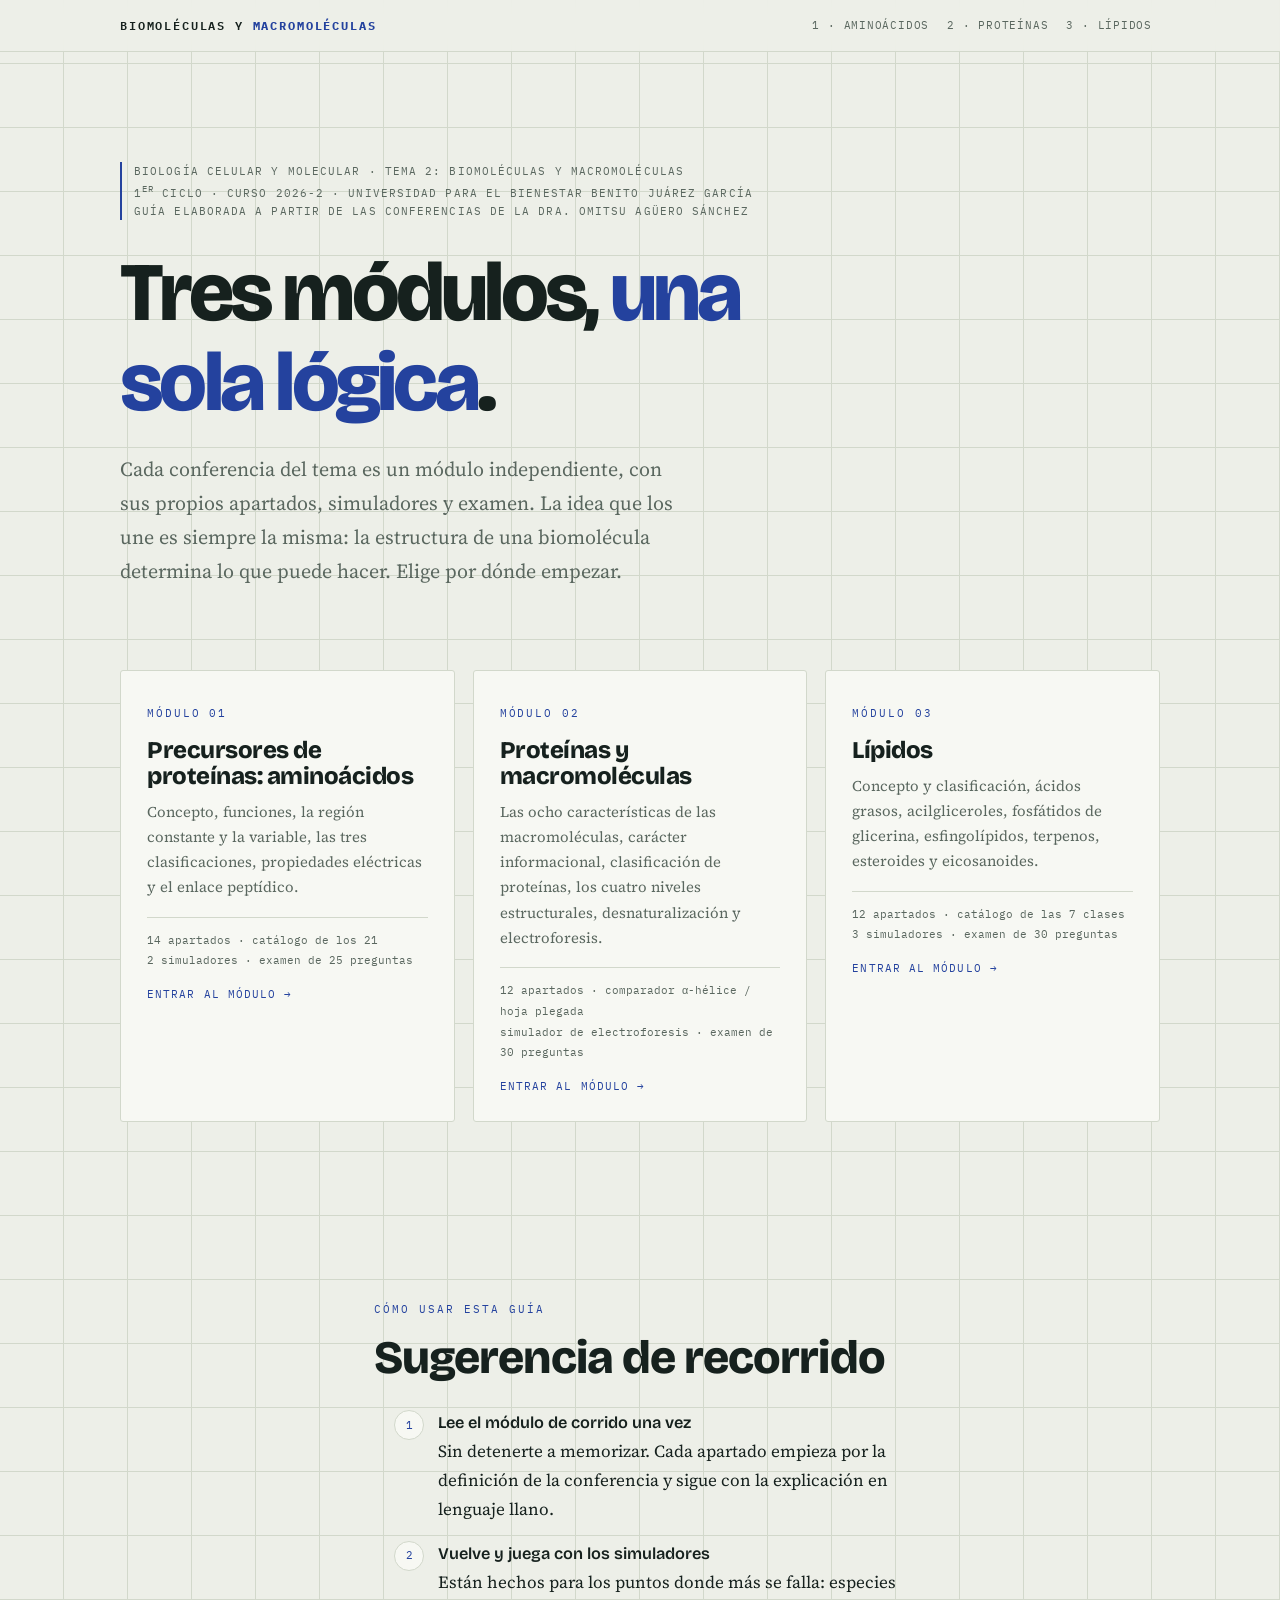
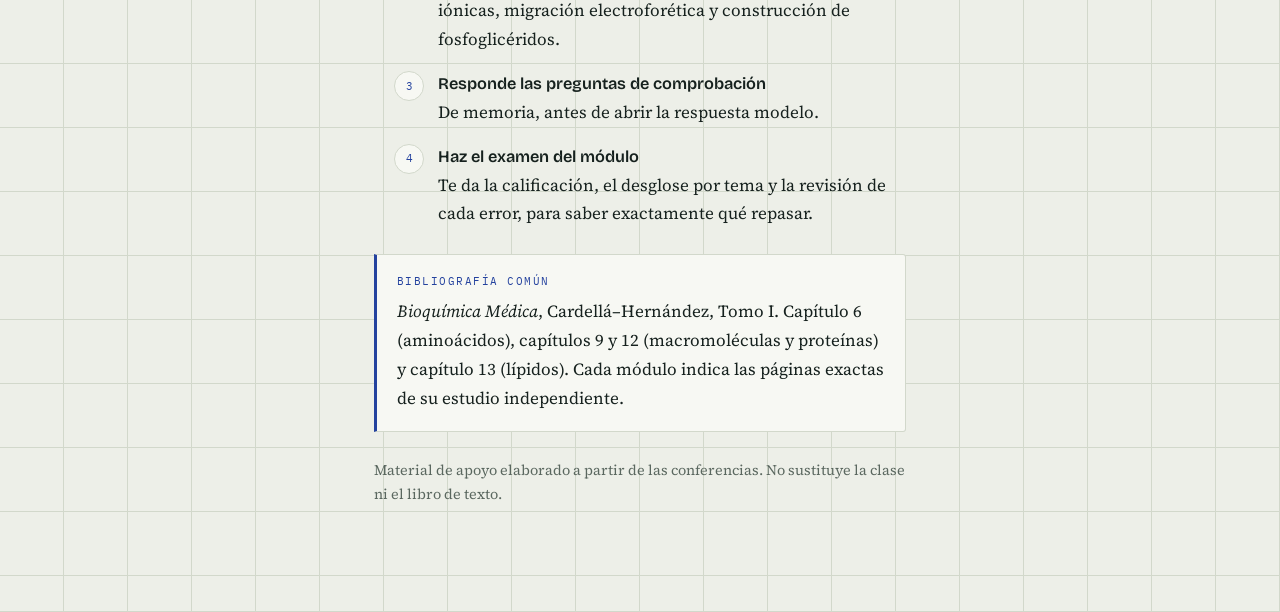
<file: index.html>
<!DOCTYPE html>
<html lang="es">
<head>
<meta charset="UTF-8">
<meta name="viewport" content="width=device-width, initial-scale=1">
<title>Biomoléculas y Macromoléculas — Guía de estudio</title>
<meta name="description" content="Guía de estudio interactiva del Tema 2: Biomoléculas y Macromoléculas. Módulos de aminoácidos, proteínas y lípidos.">
<link rel="preconnect" href="https://fonts.googleapis.com">
<link rel="preconnect" href="https://fonts.gstatic.com" crossorigin>
<link href="https://fonts.googleapis.com/css2?family=Bricolage+Grotesque:opsz,wght@12..96,400;12..96,600;12..96,800&family=Source+Serif+4:ital,opsz,wght@0,8..60,400;0,8..60,600;1,8..60,400&family=IBM+Plex+Mono:wght@400;500;600&display=swap" rel="stylesheet">
<link rel="stylesheet" href="estilos.css">
</head>
<body>
<header class="barra">
  <div class="barra-in">
    <span class="marca">Biomoléculas y <b>macromoléculas</b></span>
    <nav class="indice" aria-label="Módulos">
      <a href="modulo-1-aminoacidos.html">1 · Aminoácidos</a>
      <a href="modulo-2-proteinas.html">2 · Proteínas</a>
      <a href="modulo-3-lipidos.html">3 · Lípidos</a>
    </nav>
  </div>
</header>

<div class="portada">
  <div class="contenedor">
    <p class="credito">Biología Celular y Molecular · Tema 2: Biomoléculas y Macromoléculas<br>1<sup>er</sup> ciclo · Curso 2026-2 · Universidad para el Bienestar Benito Juárez García<br>Guía elaborada a partir de las conferencias de la Dra. Omitsu Agüero Sánchez</p>
    <h1>Tres módulos, <em>una sola lógica</em>.</h1>
    <p class="entrada" style="max-width:56ch">Cada conferencia del tema es un módulo independiente, con sus propios apartados, simuladores y examen. La idea que los une es siempre la misma: la estructura de una biomolécula determina lo que puede hacer. Elige por dónde empezar.</p>
  </div>
</div>

<div class="contenedor">
  <div class="modulos">
    <a class="modulo" href="modulo-1-aminoacidos.html">
      <span class="num">Módulo 01</span>
      <h3>Precursores de proteínas: aminoácidos</h3>
      <p>Concepto, funciones, la región constante y la variable, las tres clasificaciones, propiedades eléctricas y el enlace peptídico.</p>
      <div class="temas">14 apartados · catálogo de los 21<br>2 simuladores · examen de 25 preguntas</div>
      <span class="ir">Entrar al módulo →</span>
    </a>
    <a class="modulo" href="modulo-2-proteinas.html">
      <span class="num">Módulo 02</span>
      <h3>Proteínas y macromoléculas</h3>
      <p>Las ocho características de las macromoléculas, carácter informacional, clasificación de proteínas, los cuatro niveles estructurales, desnaturalización y electroforesis.</p>
      <div class="temas">12 apartados · comparador α-hélice / hoja plegada<br>simulador de electroforesis · examen de 30 preguntas</div>
      <span class="ir">Entrar al módulo →</span>
    </a>
    <a class="modulo" href="modulo-3-lipidos.html">
      <span class="num">Módulo 03</span>
      <h3>Lípidos</h3>
      <p>Concepto y clasificación, ácidos grasos, acilgliceroles, fosfátidos de glicerina, esfingolípidos, terpenos, esteroides y eicosanoides.</p>
      <div class="temas">12 apartados · catálogo de las 7 clases<br>3 simuladores · examen de 30 preguntas</div>
      <span class="ir">Entrar al módulo →</span>
    </a>
  </div>
</div>

<section id="como-usar">
  <div class="contenedor prosa">
    <span class="rotulo">Cómo usar esta guía</span>
    <h2>Sugerencia de recorrido</h2>
    <ol class="lista-num" style="margin-top:20px">
      <li><b>Lee el módulo de corrido una vez</b>Sin detenerte a memorizar. Cada apartado empieza por la definición de la conferencia y sigue con la explicación en lenguaje llano.</li>
      <li><b>Vuelve y juega con los simuladores</b>Están hechos para los puntos donde más se falla: especies iónicas, migración electroforética y construcción de fosfoglicéridos.</li>
      <li><b>Responde las preguntas de comprobación</b>De memoria, antes de abrir la respuesta modelo.</li>
      <li><b>Haz el examen del módulo</b>Te da la calificación, el desglose por tema y la revisión de cada error, para saber exactamente qué repasar.</li>
    </ol>
    <div class="nota">
      <span class="etq">Bibliografía común</span>
      <p><em>Bioquímica Médica</em>, Cardellá–Hernández, Tomo I. Capítulo 6 (aminoácidos), capítulos 9 y 12 (macromoléculas y proteínas) y capítulo 13 (lípidos). Cada módulo indica las páginas exactas de su estudio independiente.</p>
    </div>
    <p style="color:var(--tinta-suave);font-size:.9rem">Material de apoyo elaborado a partir de las conferencias. No sustituye la clase ni el libro de texto.</p>
  </div>
</section>
</body>
</html>
</file>
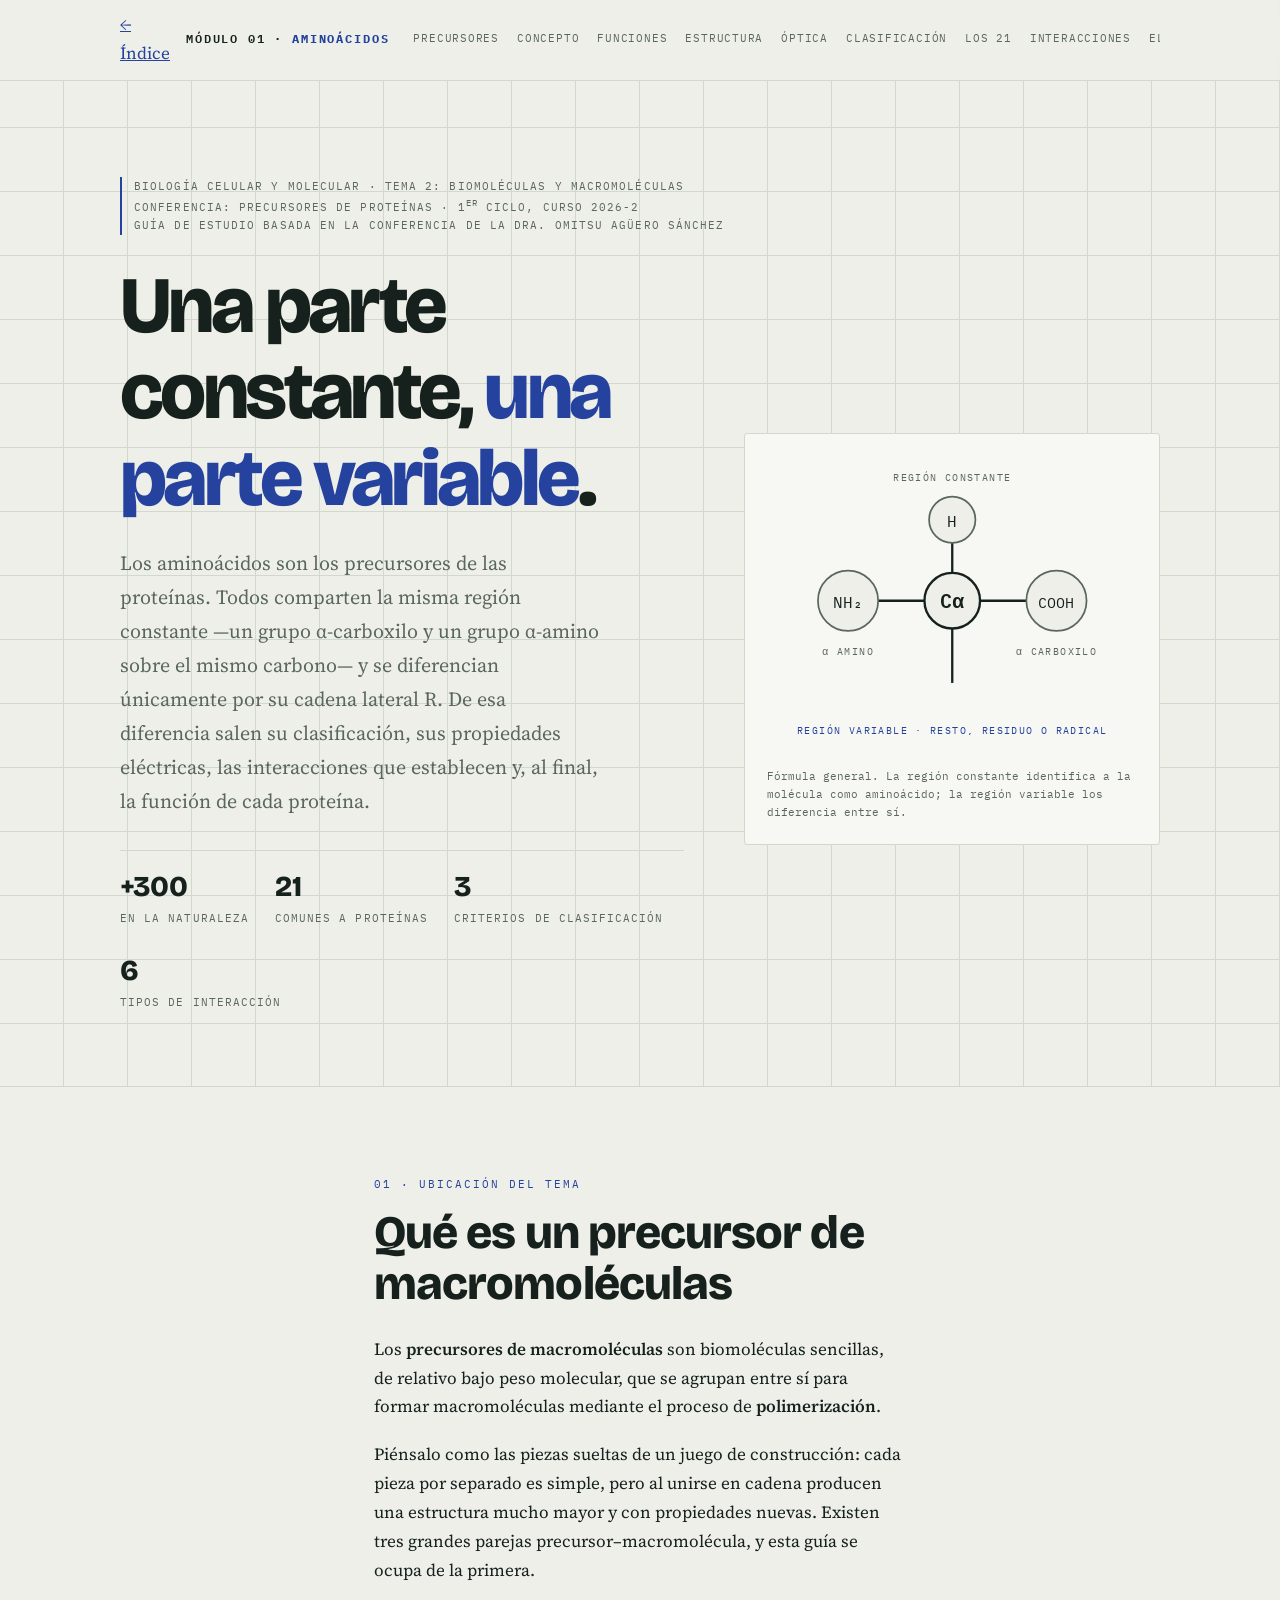
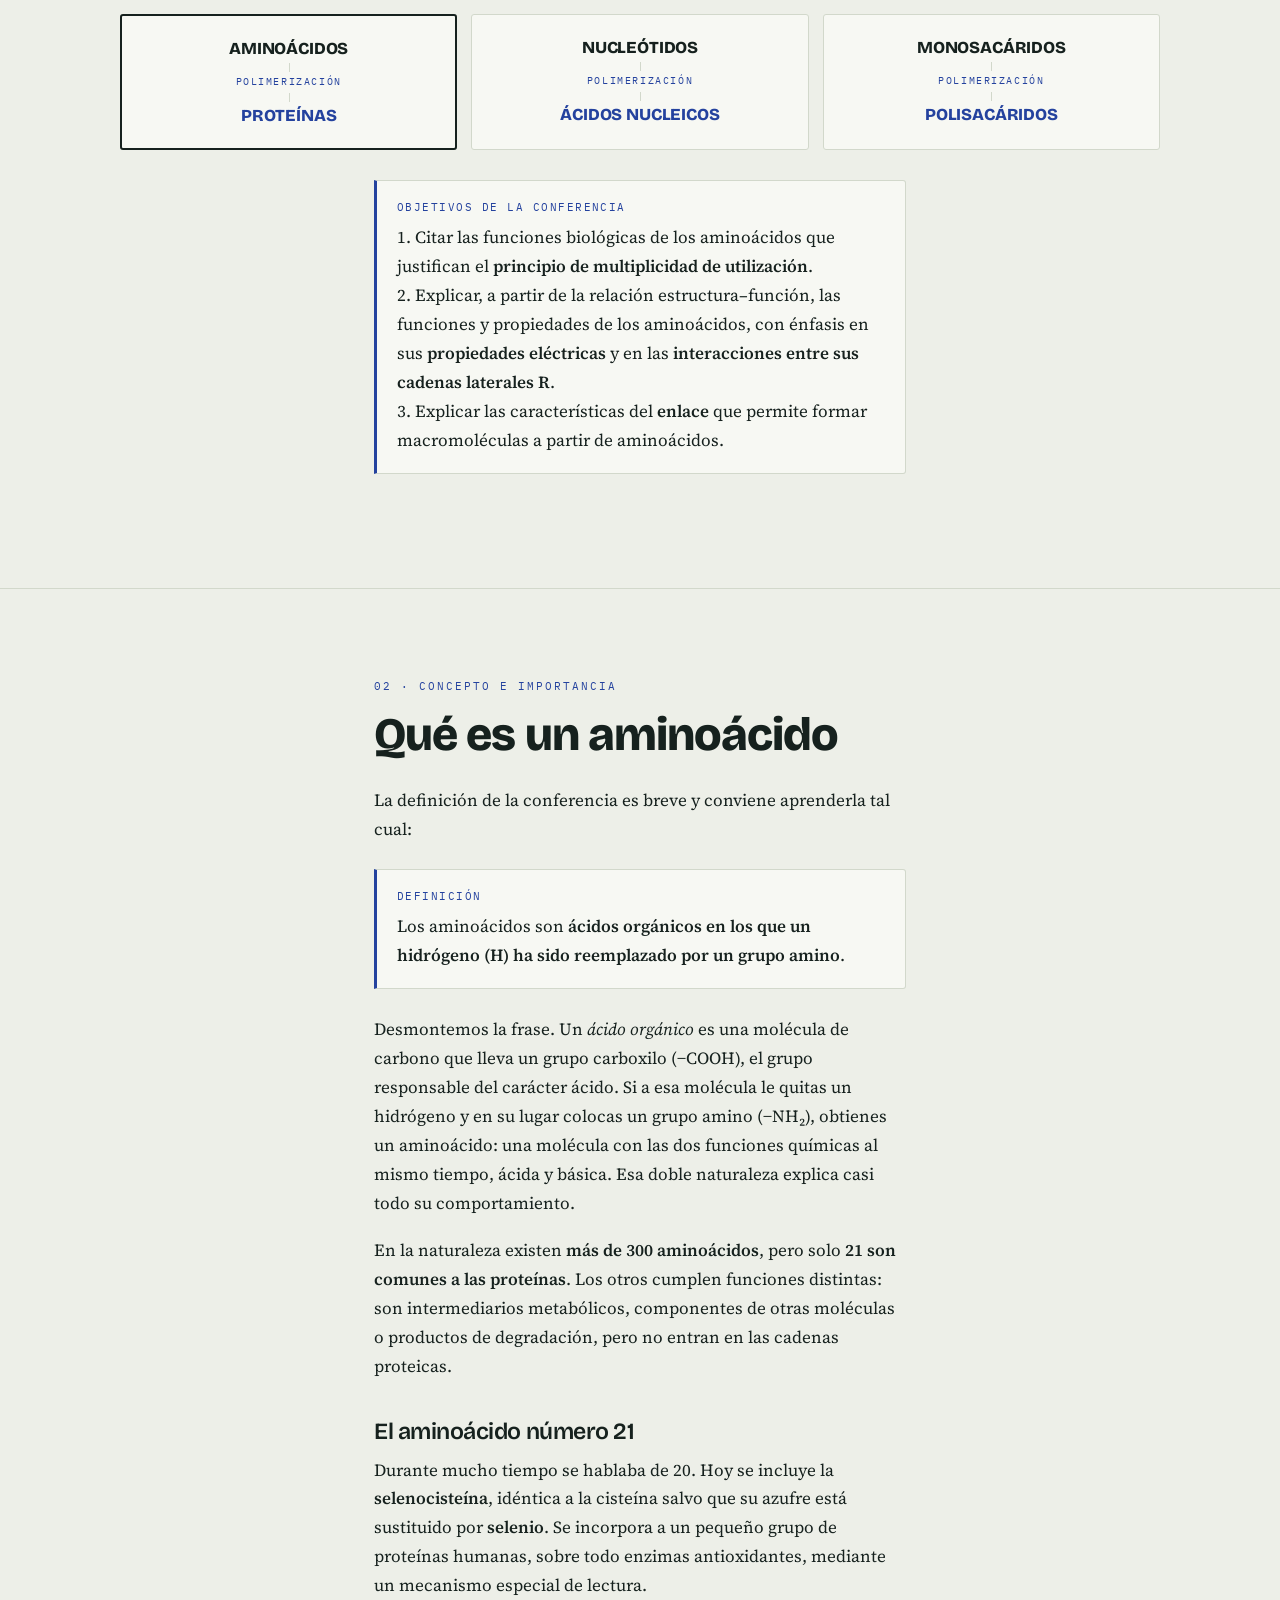
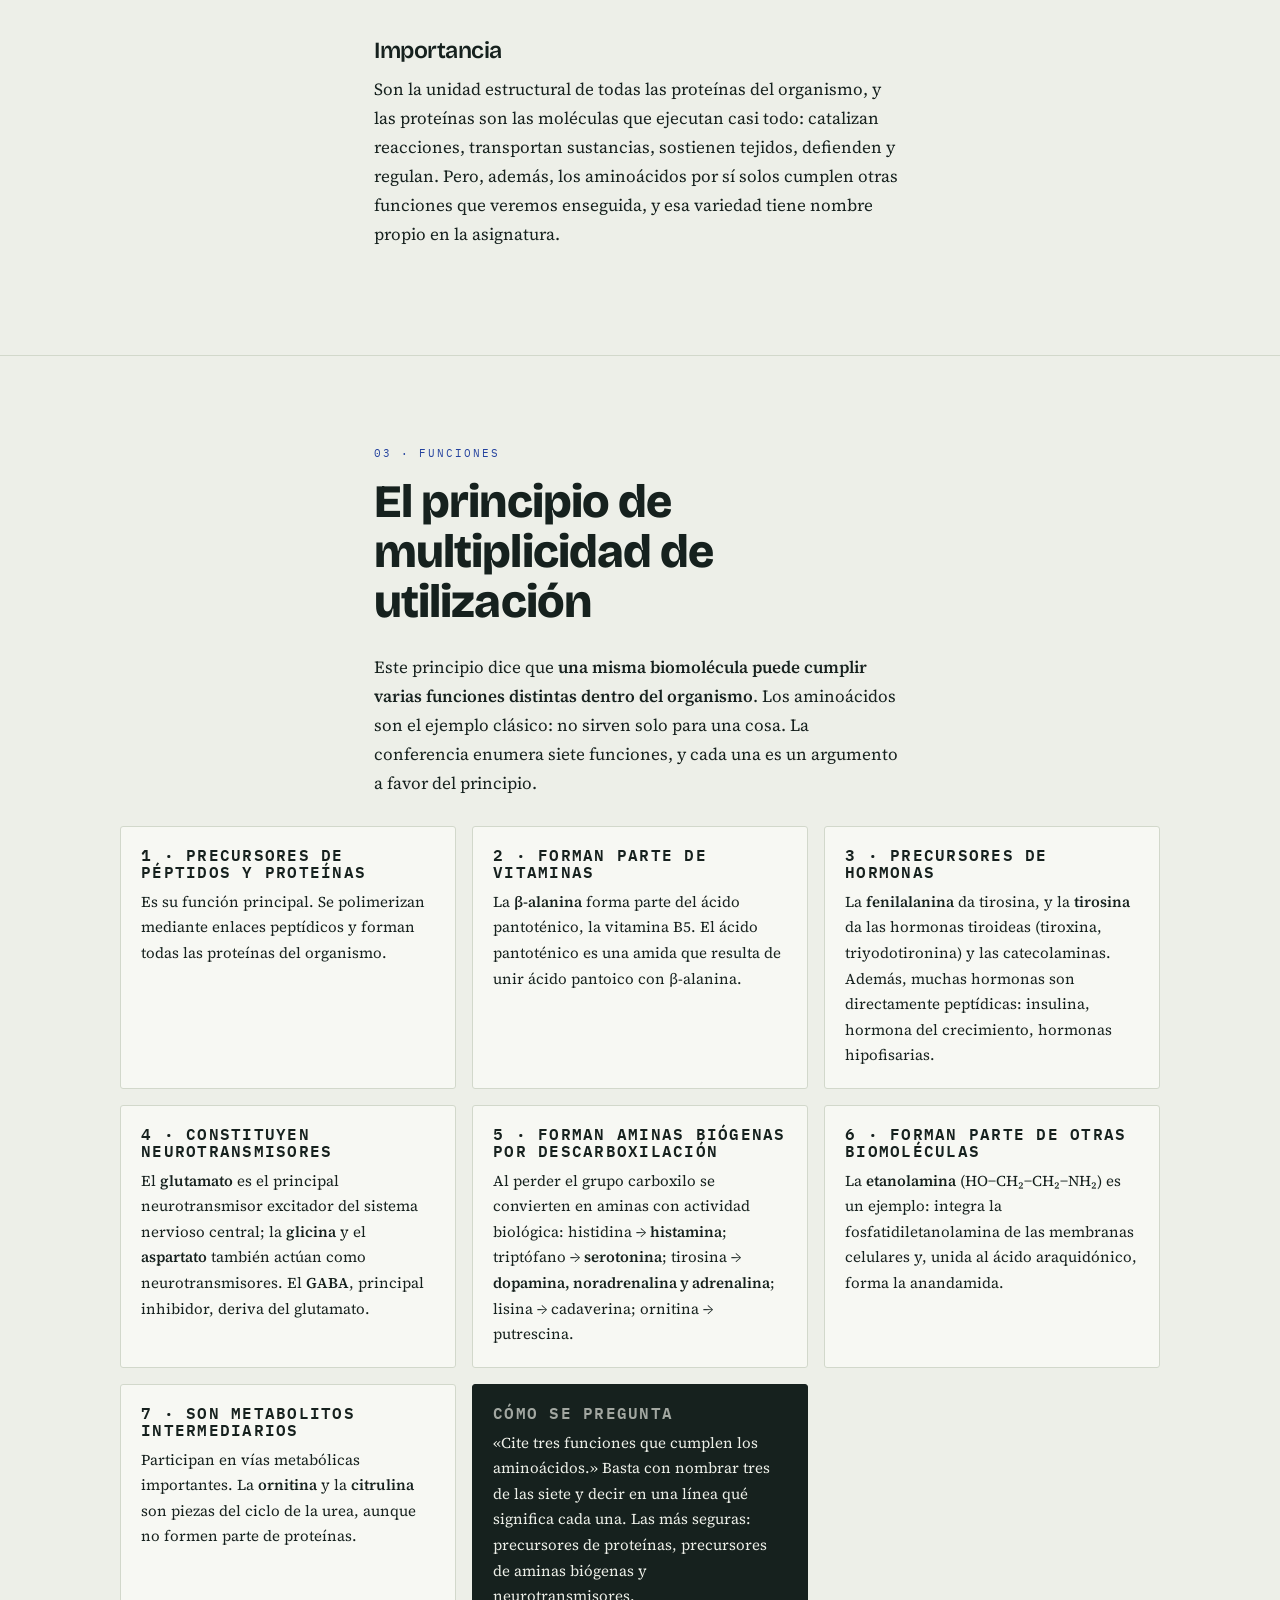
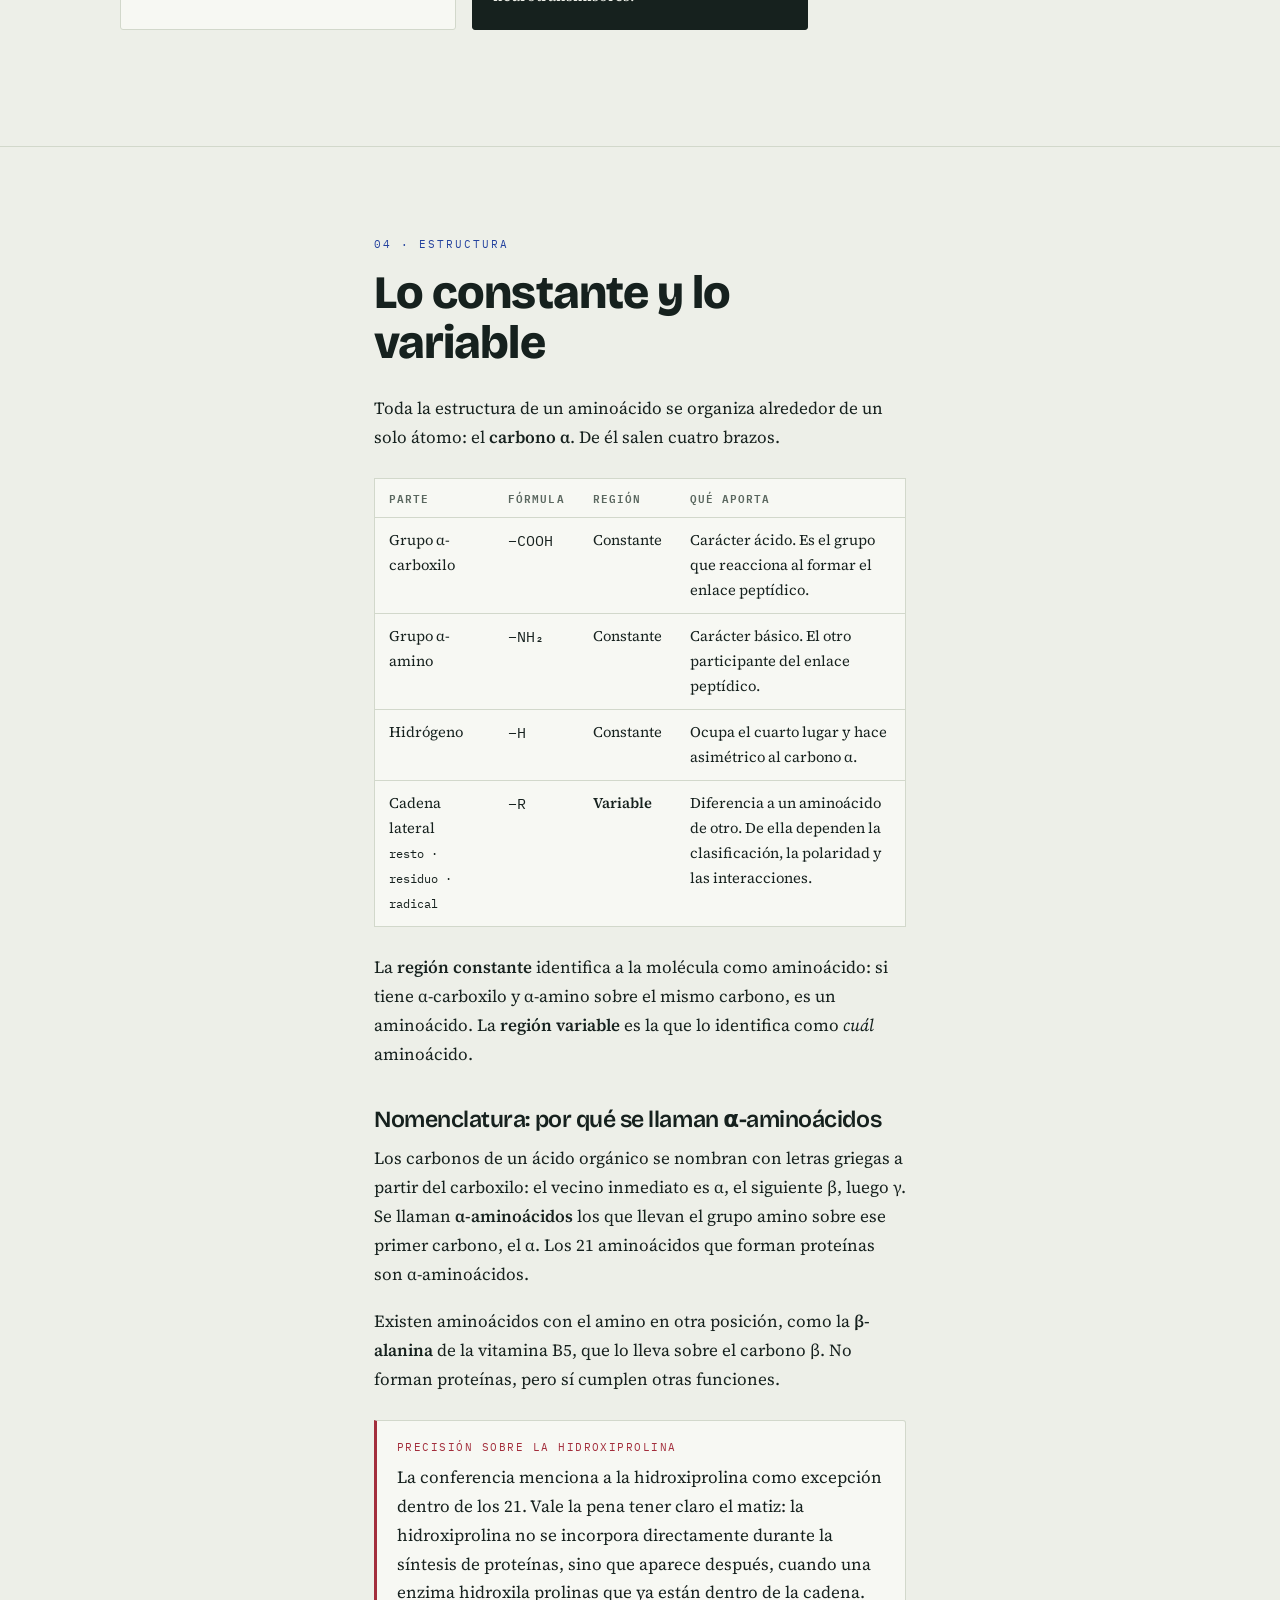
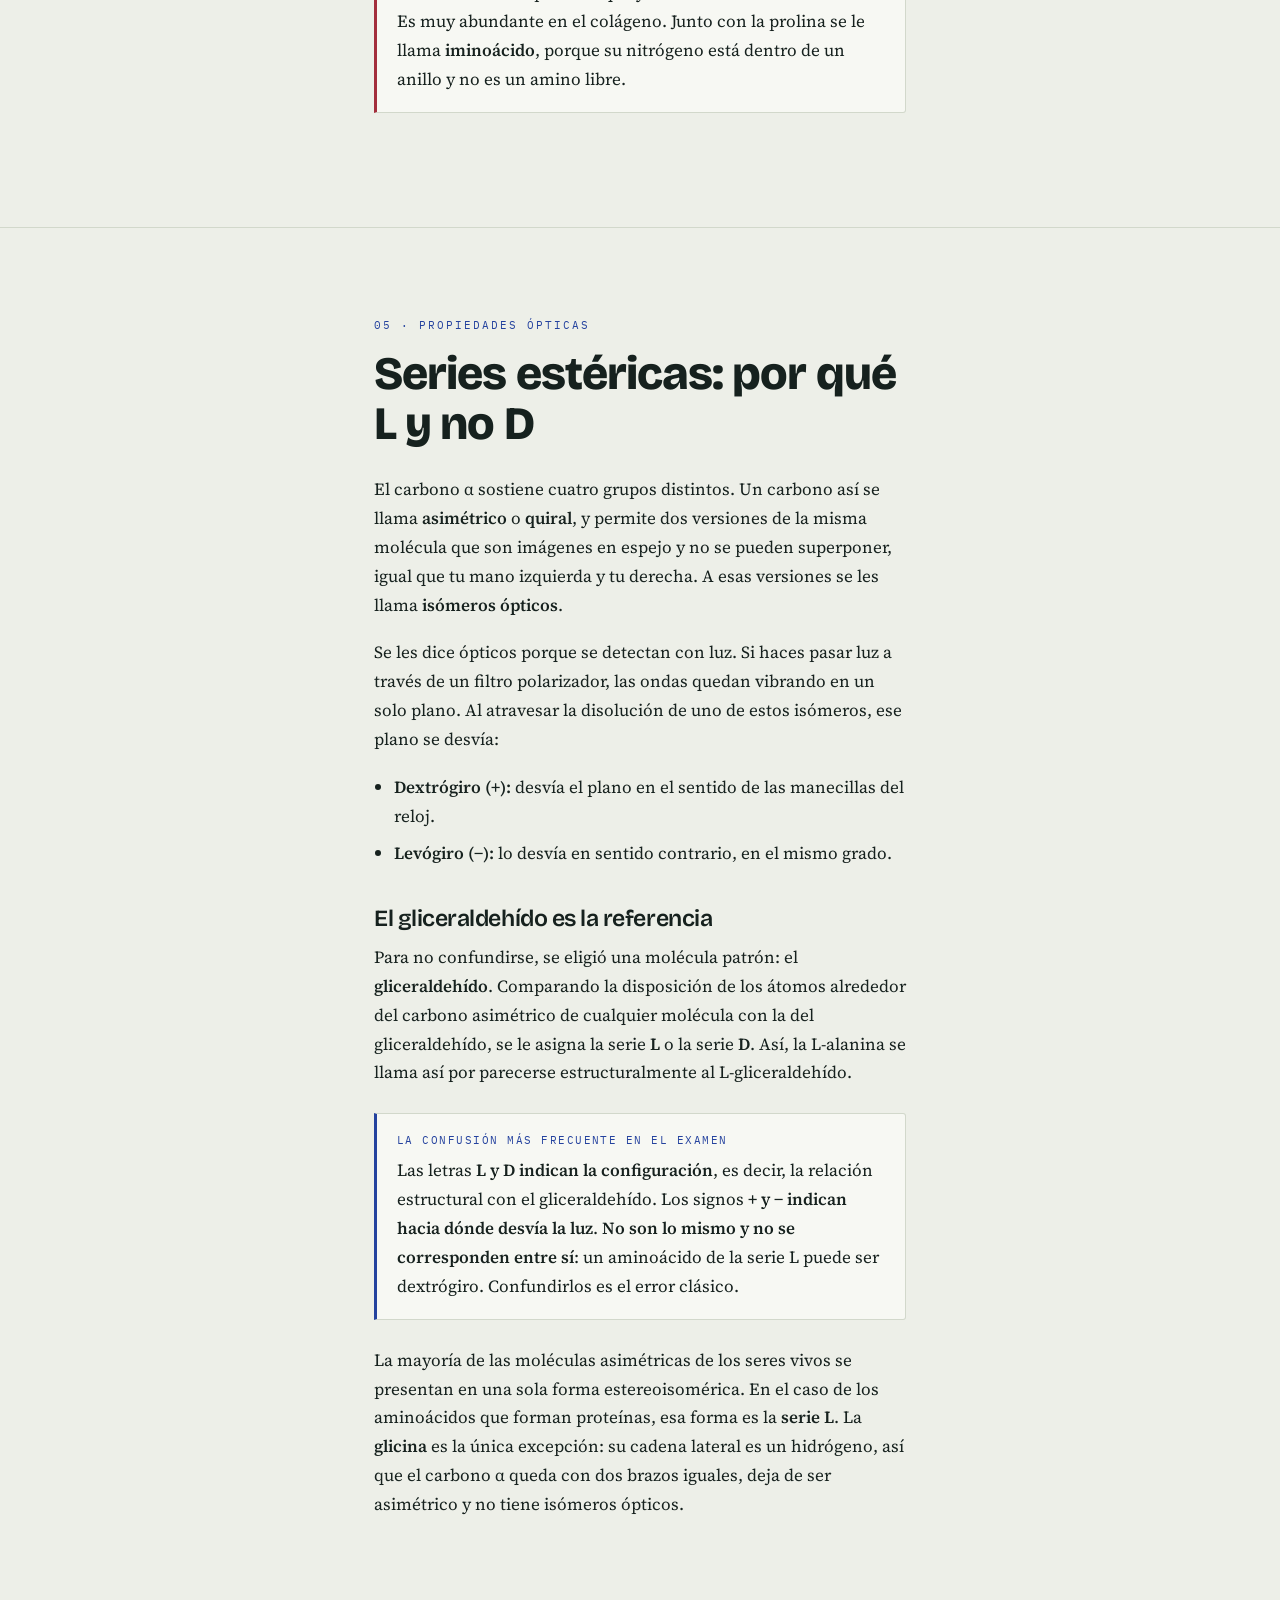
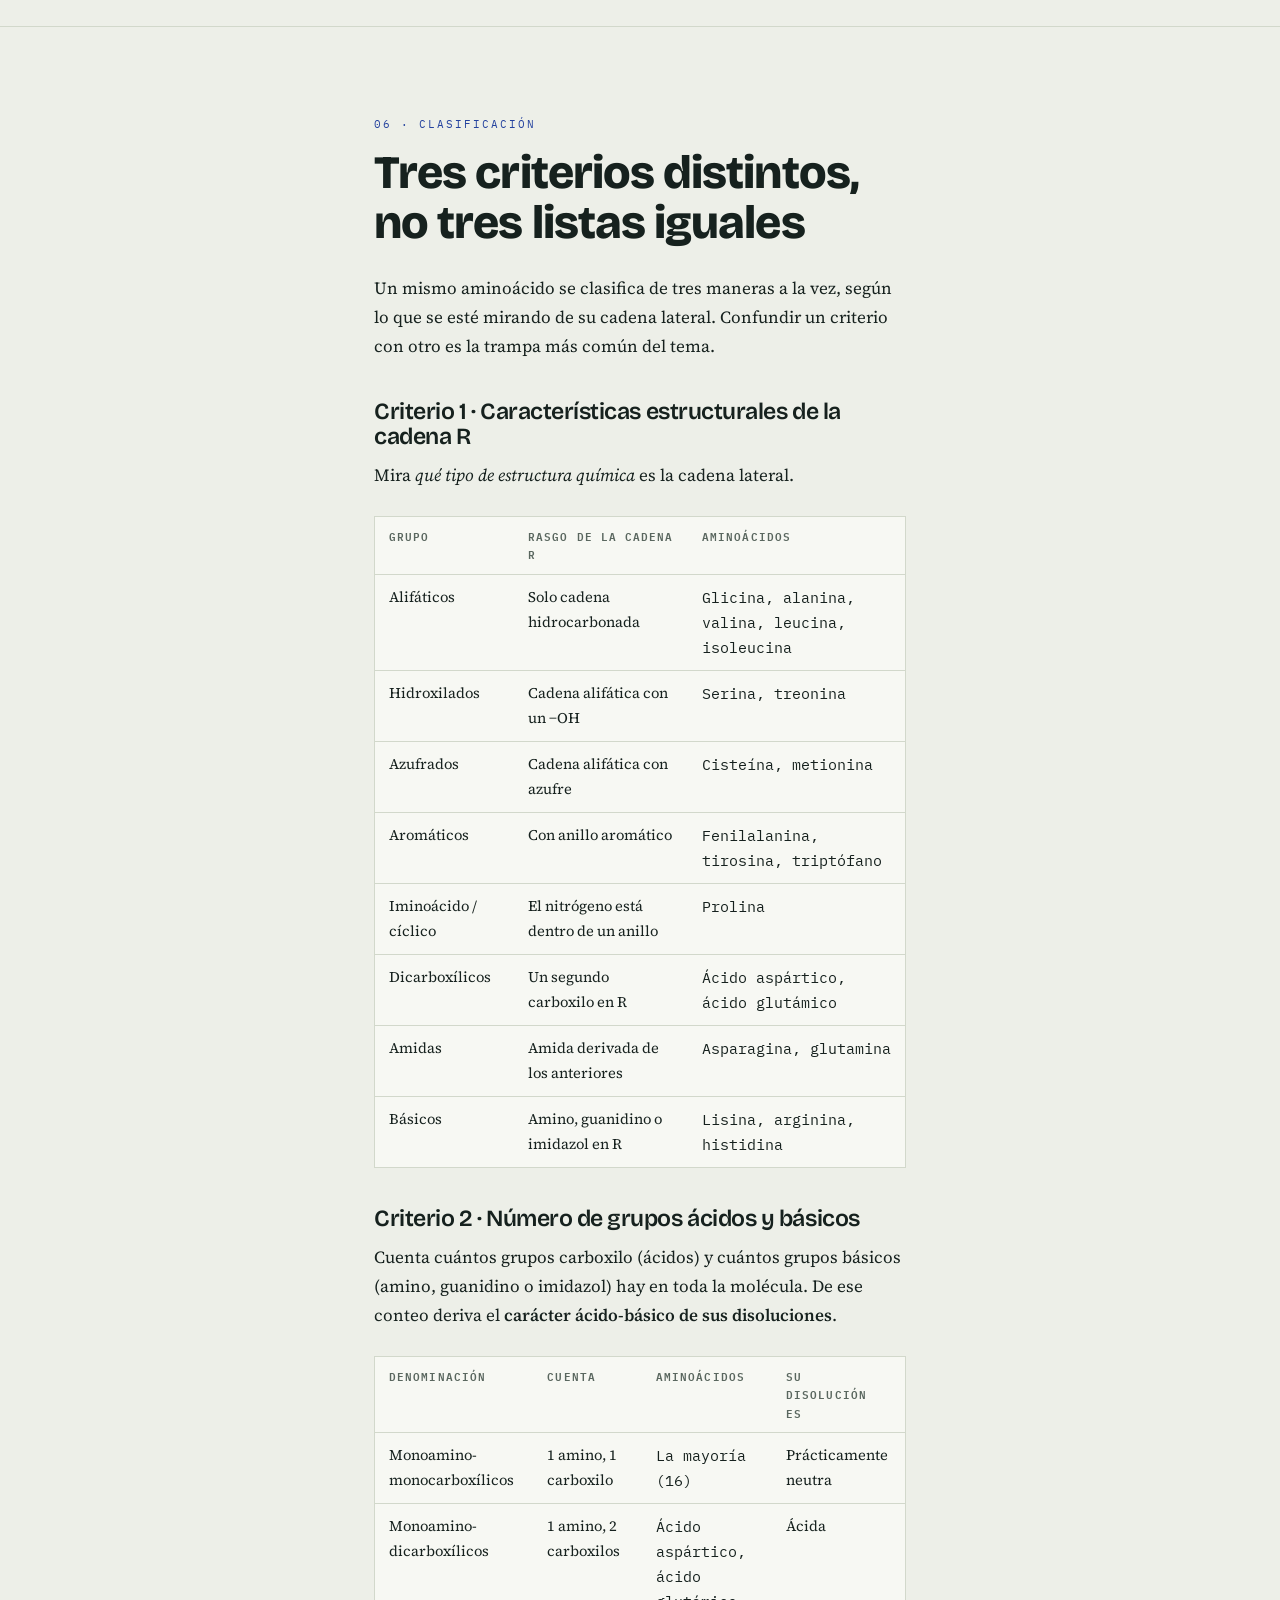
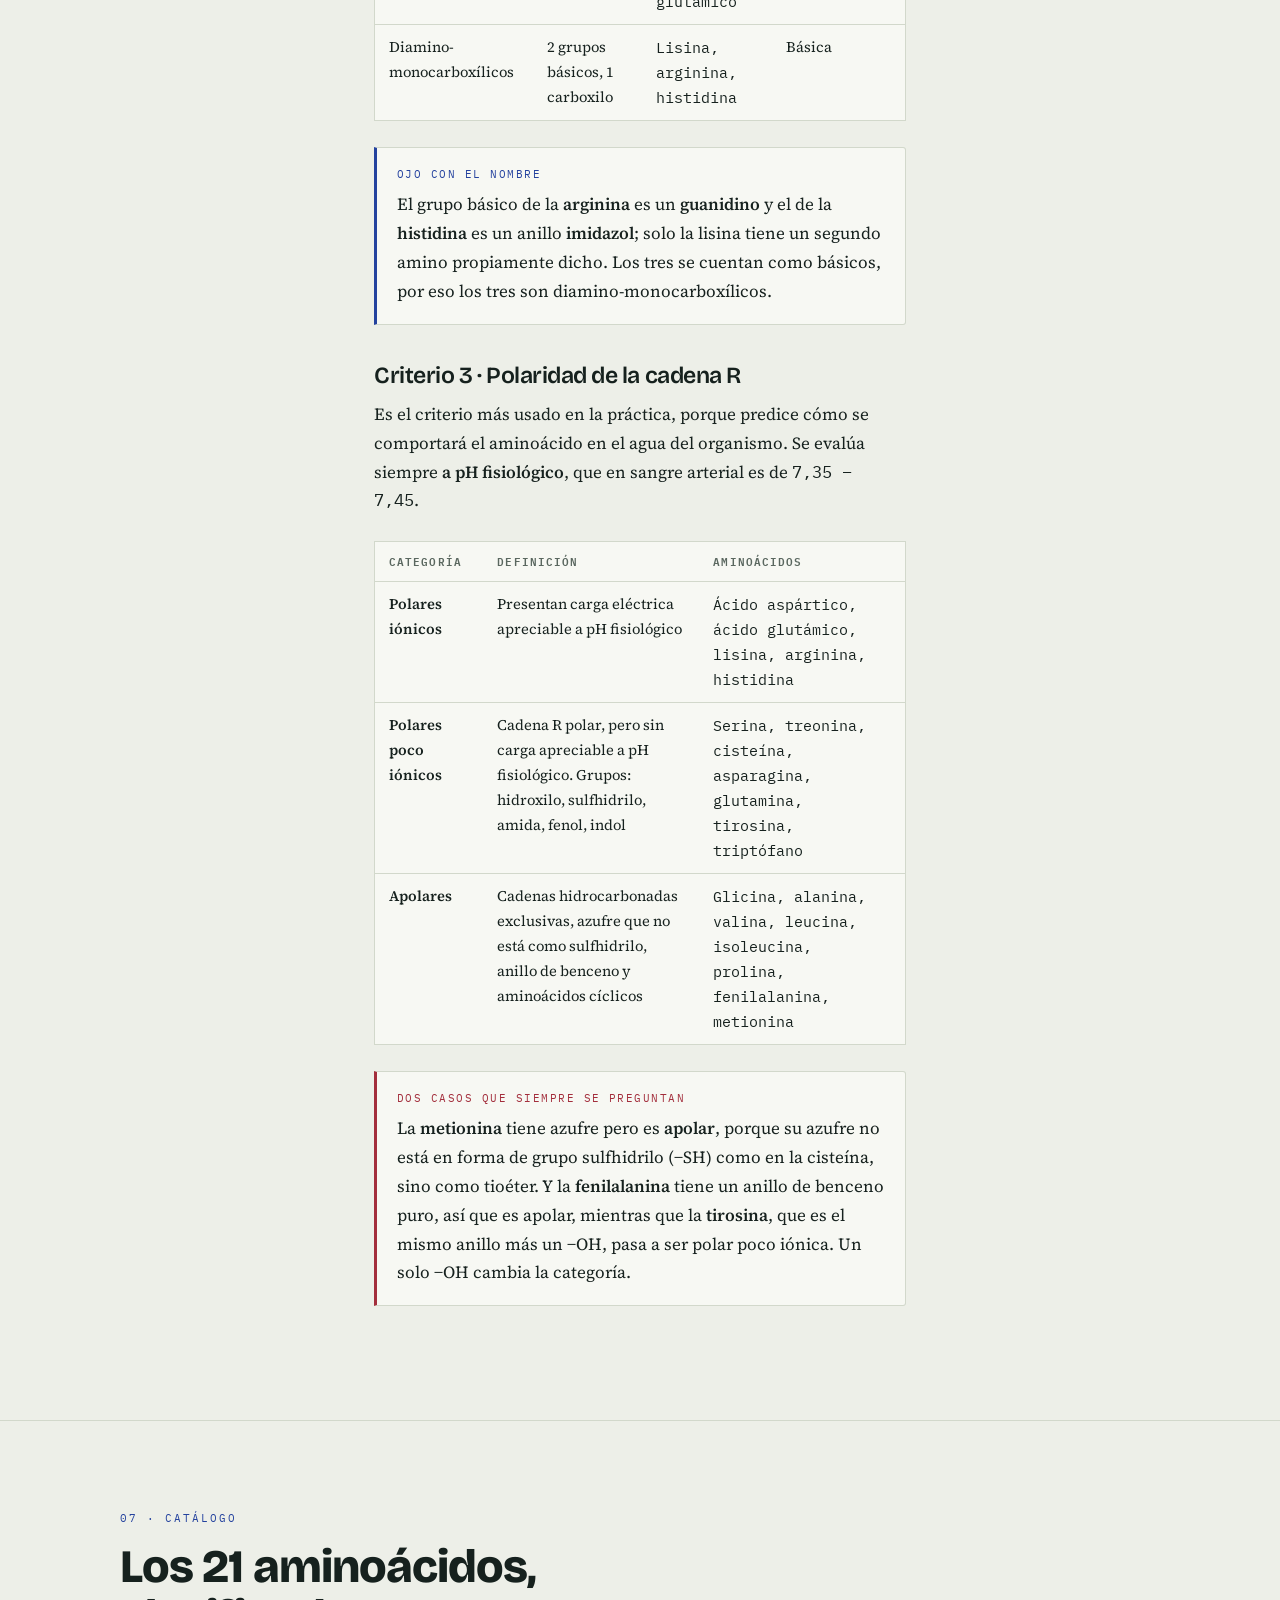
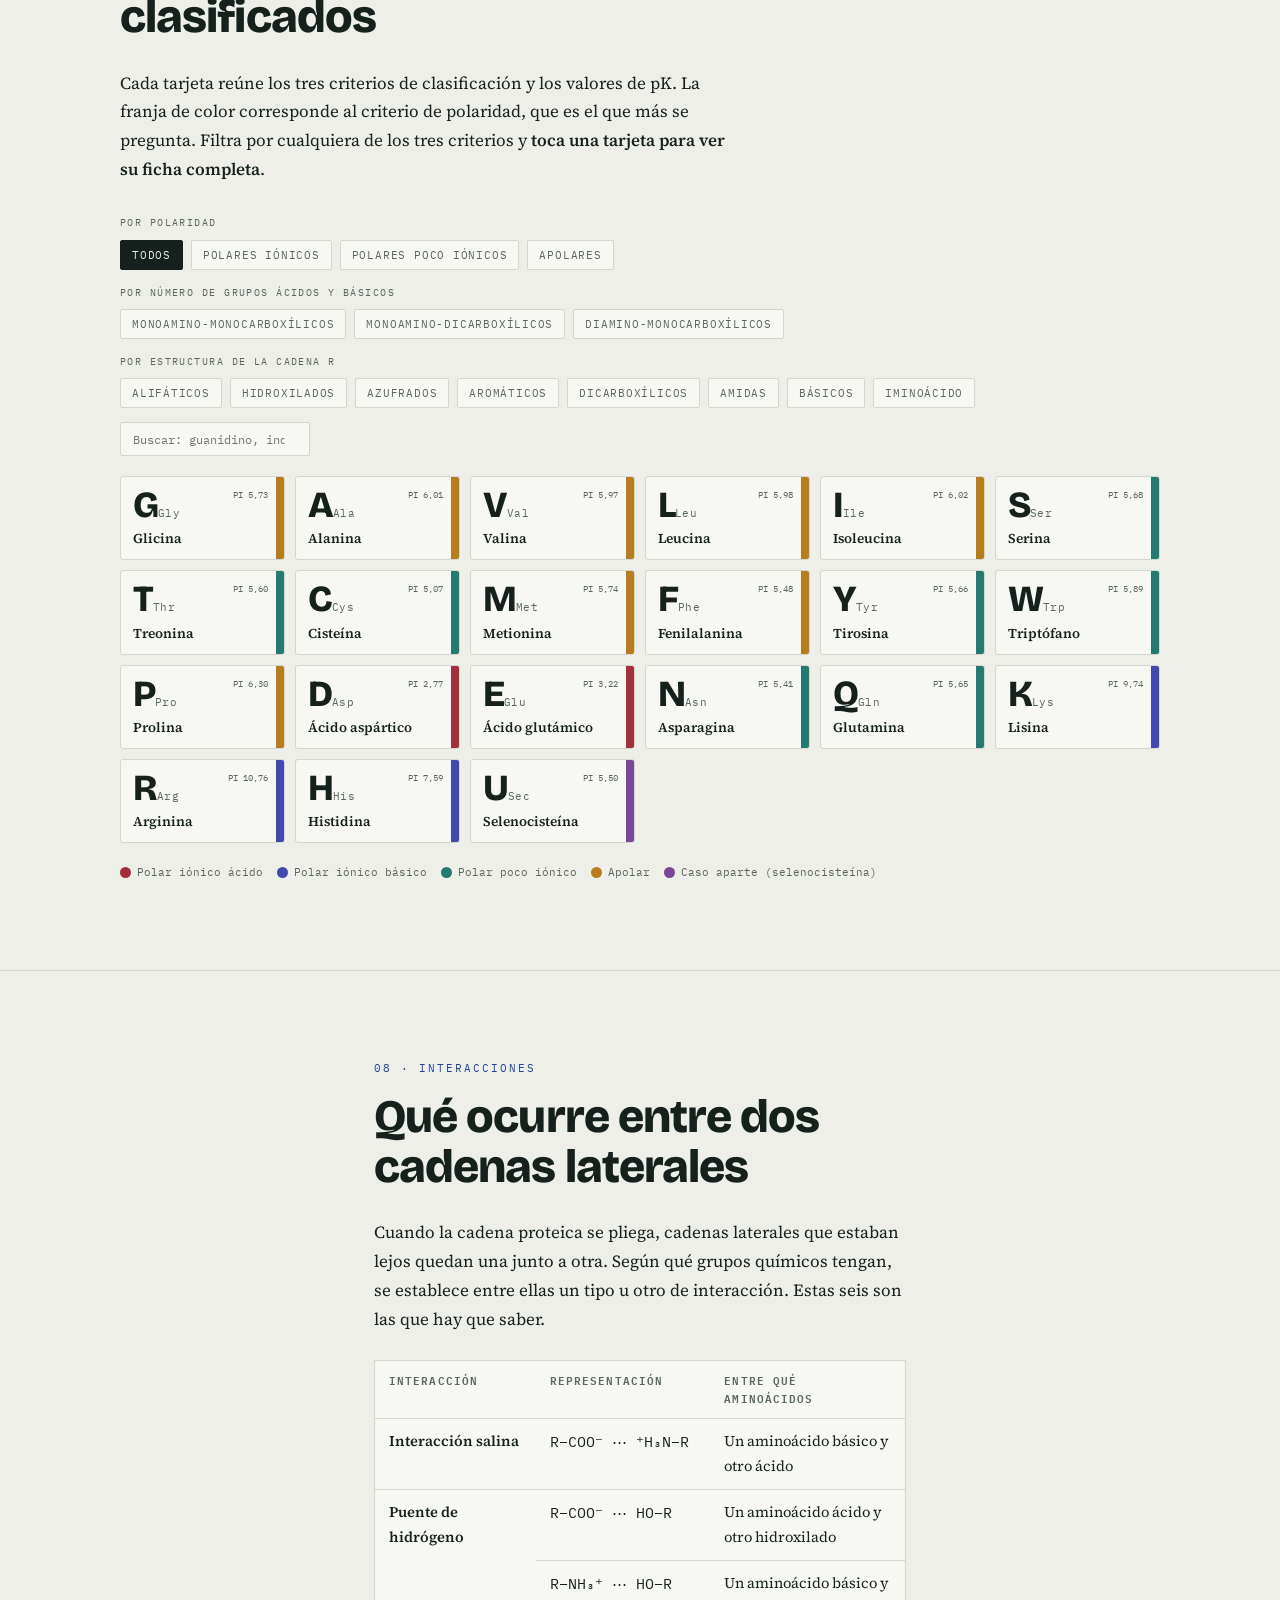
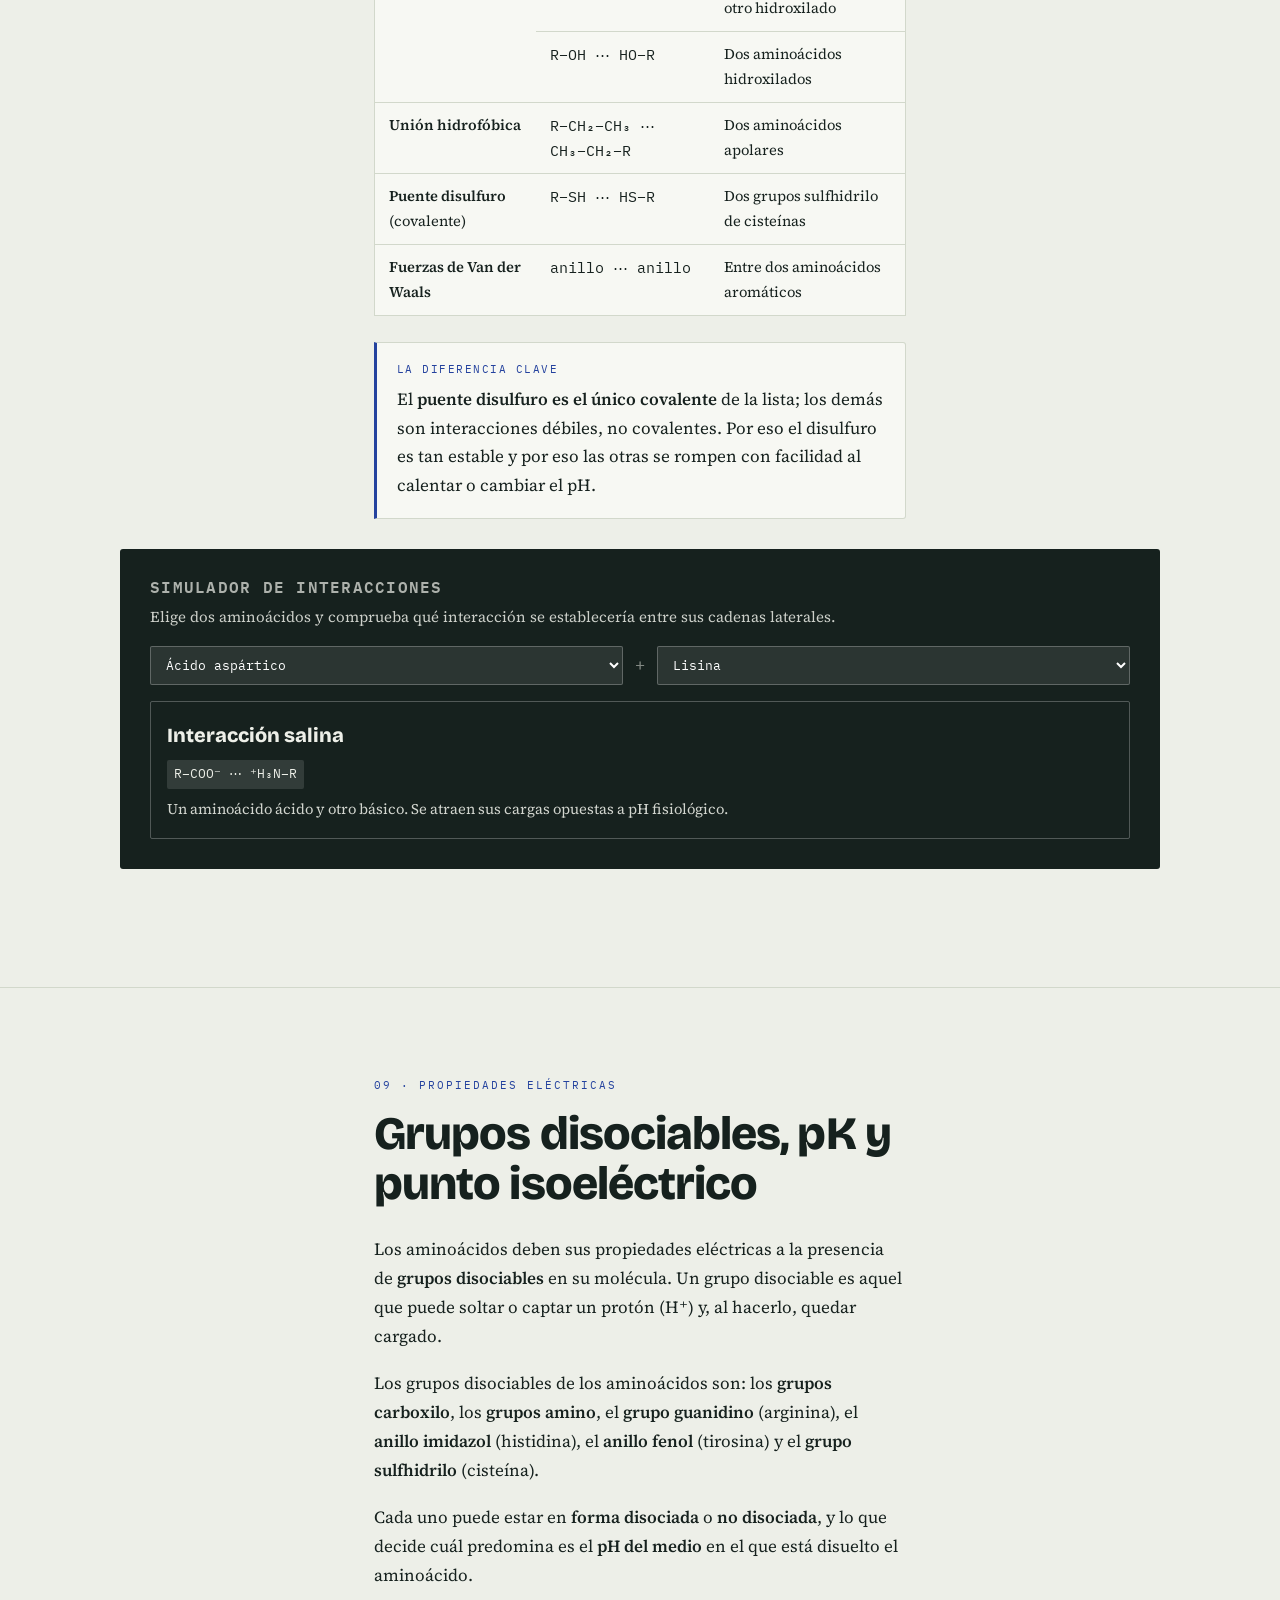
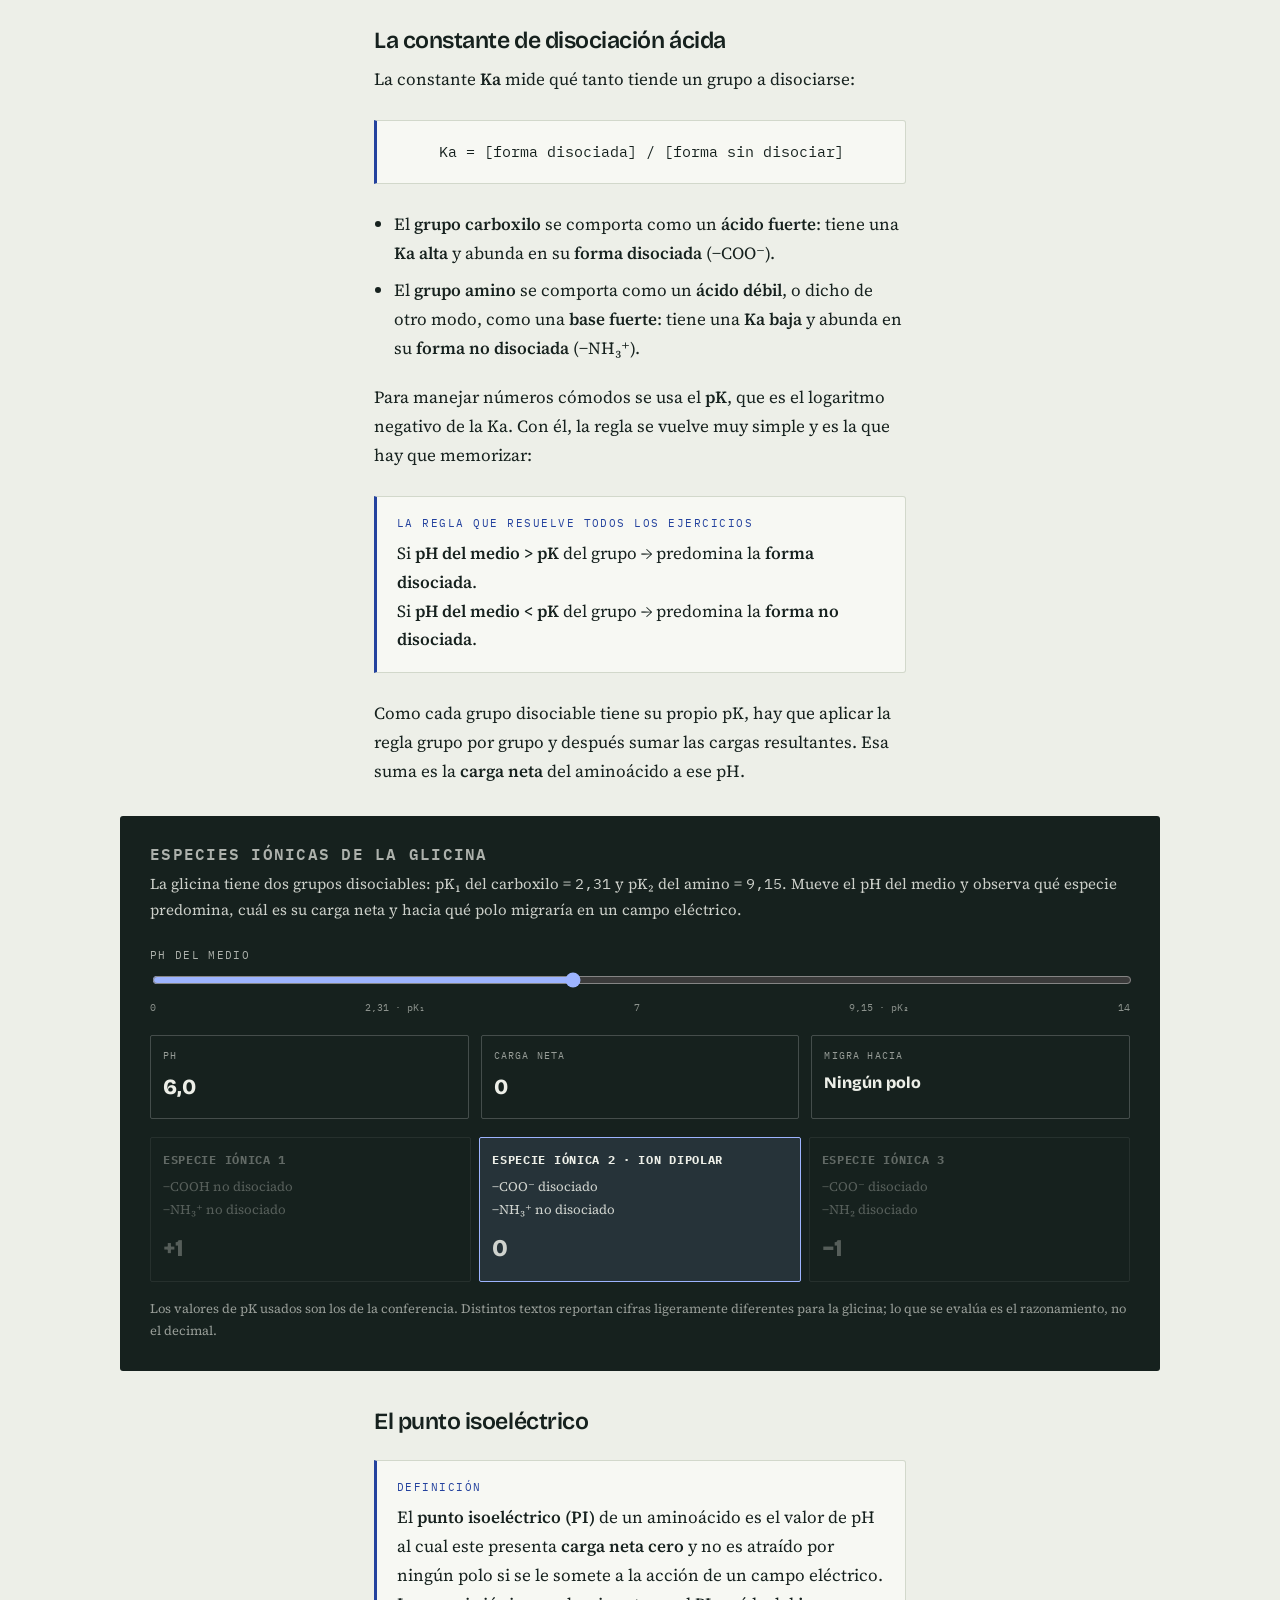
<file: modulo-1-aminoacidos.html>
<!DOCTYPE html>
<html lang="es">
<head>
<meta charset="UTF-8">
<meta name="viewport" content="width=device-width, initial-scale=1">
<title>Módulo 1 · Precursores de proteínas: aminoácidos</title>
<meta name="description" content="Guía de estudio completa sobre los aminoácidos como precursores de proteínas: concepto, funciones, estructura, clasificaciones, interacciones entre cadenas R, propiedades eléctricas y enlace peptídico.">
<link rel="preconnect" href="https://fonts.googleapis.com">
<link rel="preconnect" href="https://fonts.gstatic.com" crossorigin>
<link href="https://fonts.googleapis.com/css2?family=Bricolage+Grotesque:opsz,wght@12..96,400;12..96,600;12..96,800&family=Source+Serif+4:ital,opsz,wght@0,8..60,400;0,8..60,600;1,8..60,400&family=IBM+Plex+Mono:wght@400;500;600&display=swap" rel="stylesheet">
<style>
:root{
  --papel:#EDEFE8;--papel-2:#F7F8F3;--tinta:#16211E;--tinta-suave:#5A675F;--linea:#D2D8CB;
  --azul:#24429E;--hidro:#B87C1C;--polar:#237A70;--acido:#A32E3C;--basico:#4348AC;--especial:#7A4699;
  --display:"Bricolage Grotesque",system-ui,sans-serif;--texto:"Source Serif 4",Georgia,serif;--mono:"IBM Plex Mono",ui-monospace,monospace;--max:1120px;
}
*{box-sizing:border-box}
html{scroll-behavior:smooth;scroll-padding-top:70px}
@media (prefers-reduced-motion:reduce){html{scroll-behavior:auto}*{animation-duration:.001ms!important;transition-duration:.001ms!important}}
body{margin:0;background:var(--papel);color:var(--tinta);font-family:var(--texto);font-size:1.0625rem;line-height:1.7;-webkit-font-smoothing:antialiased;
  background-image:linear-gradient(var(--linea) 1px,transparent 1px),linear-gradient(90deg,var(--linea) 1px,transparent 1px);background-size:64px 64px;background-position:-1px -1px}
.lienzo{background:var(--papel)}
img,svg{max-width:100%}
a{color:var(--azul)}
h1,h2,h3,h4{font-family:var(--display);line-height:1.08;margin:0;font-weight:800;letter-spacing:-.02em}
p{margin:0 0 1.1em}
.contenedor{max-width:var(--max);margin:0 auto;padding:0 clamp(18px,5vw,40px)}
.mono{font-family:var(--mono)}
.barra{position:sticky;top:0;z-index:60;background:rgba(237,239,232,.93);backdrop-filter:blur(10px);border-bottom:1px solid var(--linea)}
.barra-in{max-width:var(--max);margin:0 auto;padding:10px clamp(18px,5vw,40px);display:flex;align-items:center;gap:16px}
.marca{font-family:var(--mono);font-size:.72rem;letter-spacing:.16em;text-transform:uppercase;font-weight:600;white-space:nowrap}
.marca b{color:var(--azul)}
.indice{margin-left:auto;display:flex;gap:2px;overflow-x:auto;scrollbar-width:none}
.indice::-webkit-scrollbar{display:none}
.indice a{font-family:var(--mono);font-size:.7rem;text-transform:uppercase;letter-spacing:.07em;color:var(--tinta-suave);text-decoration:none;padding:6px 8px;border-radius:4px;white-space:nowrap}
.indice a:hover,.indice a.activo{color:var(--tinta);background:rgba(36,66,158,.09)}
.progreso{height:2px;background:var(--azul);width:0;transition:width .1s linear}
@media(max-width:900px){.indice{display:none}}
.hero{padding:clamp(40px,9vw,96px) 0 clamp(36px,6vw,72px);border-bottom:1px solid var(--linea)}
.credito{font-family:var(--mono);font-size:.68rem;letter-spacing:.1em;line-height:1.7;color:var(--tinta-suave);text-transform:uppercase;border-left:2px solid var(--azul);padding-left:12px;margin-bottom:28px}
.hero-grid{display:grid;grid-template-columns:1.15fr .85fr;gap:clamp(24px,5vw,60px);align-items:center}
@media(max-width:900px){.hero-grid{grid-template-columns:1fr}}
.hero h1{font-size:clamp(2.6rem,7.5vw,5rem);letter-spacing:-.045em}
.hero h1 em{font-style:normal;color:var(--azul)}
.entrada{font-size:clamp(1.02rem,2.1vw,1.25rem);color:var(--tinta-suave);max-width:48ch;margin-top:24px}
.hero-datos{display:flex;gap:26px;flex-wrap:wrap;margin-top:32px;padding-top:22px;border-top:1px solid var(--linea)}
.dato b{display:block;font-family:var(--display);font-size:1.8rem;font-weight:800;line-height:1}
.dato span{font-family:var(--mono);font-size:.66rem;text-transform:uppercase;letter-spacing:.1em;color:var(--tinta-suave)}
.molecula{background:var(--papel-2);border:1px solid var(--linea);border-radius:3px;padding:22px;margin:0}
.molecula figcaption{font-family:var(--mono);font-size:.7rem;color:var(--tinta-suave);margin-top:14px;line-height:1.6}
.traza{stroke-dasharray:600;stroke-dashoffset:600;animation:dibujar 2s ease forwards}
@keyframes dibujar{to{stroke-dashoffset:0}}
.aparece{opacity:0;animation:aparece .8s ease forwards}
@keyframes aparece{to{opacity:1}}
.pulso{animation:pulso 3.4s ease-in-out infinite}
@keyframes pulso{0%,100%{transform:scale(1)}50%{transform:scale(1.06)}}
section{padding:clamp(48px,7.5vw,88px) 0;border-bottom:1px solid var(--linea)}
.rotulo{font-family:var(--mono);font-size:.7rem;letter-spacing:.18em;text-transform:uppercase;color:var(--azul);display:block;margin-bottom:14px}
h2{font-size:clamp(1.8rem,4.4vw,2.9rem);max-width:22ch;margin-bottom:26px}
h3{font-size:clamp(1.12rem,2.5vw,1.45rem);margin:38px 0 12px;font-weight:600}
h4{font-size:.98rem;font-family:var(--mono);font-weight:600;text-transform:uppercase;letter-spacing:.08em;margin:26px 0 8px}
.prosa{max-width:68ch}
.prosa ul,.prosa ol{max-width:66ch;padding-left:1.2em;margin:0 0 1.2em}
.prosa li{margin-bottom:.5em}
strong{font-weight:600}
.nota{background:var(--papel-2);border:1px solid var(--linea);border-left:3px solid var(--azul);padding:18px 20px;margin:26px 0;border-radius:0 3px 3px 0;max-width:68ch}
.nota p:last-child{margin-bottom:0}
.nota .etq{font-family:var(--mono);font-size:.66rem;letter-spacing:.14em;text-transform:uppercase;color:var(--azul);display:block;margin-bottom:6px}
.nota.ojo{border-left-color:var(--acido)}
.nota.ojo .etq{color:var(--acido)}
.rejilla{display:grid;gap:16px;margin:28px 0}
.c2{grid-template-columns:repeat(auto-fit,minmax(250px,1fr))}
.c3{grid-template-columns:repeat(auto-fit,minmax(200px,1fr))}
.tarjeta{background:var(--papel-2);border:1px solid var(--linea);border-radius:3px;padding:20px}
.tarjeta h4{margin-top:0}
.tarjeta p{font-size:.94rem}
.tarjeta p:last-child{margin-bottom:0}
.tabla-envoltura{overflow-x:auto;margin:26px 0;border:1px solid var(--linea);background:var(--papel-2)}
table{border-collapse:collapse;width:100%;font-size:.92rem}
th,td{text-align:left;padding:10px 14px;border-bottom:1px solid var(--linea);vertical-align:top}
th{font-family:var(--mono);font-size:.68rem;text-transform:uppercase;letter-spacing:.1em;color:var(--tinta-suave);font-weight:600}
tbody tr:last-child td{border-bottom:none}
/* polimerización */
.flujo{display:grid;grid-template-columns:repeat(3,1fr);gap:14px;margin:30px 0}
@media(max-width:720px){.flujo{grid-template-columns:1fr}}
.via{background:var(--papel-2);border:1px solid var(--linea);border-radius:3px;padding:18px;text-align:center}
.via .pre{font-family:var(--display);font-weight:800;font-size:1.05rem;letter-spacing:-.01em}
.via .op{font-family:var(--mono);font-size:.62rem;letter-spacing:.16em;color:var(--azul);margin:10px 0;position:relative}
.via .op::before,.via .op::after{content:"";position:absolute;left:50%;width:1px;height:9px;background:var(--linea)}
.via .op::before{top:-11px}.via .op::after{bottom:-11px}
.via .macro{font-family:var(--display);font-weight:800;font-size:1.05rem;color:var(--azul);letter-spacing:-.01em}
.via.destacada{border-color:var(--tinta);border-width:2px}
</style>
</head>
<body>
<header class="barra">
  <div class="barra-in">
    <a class="volver" href="index.html">← Índice</a>
    <span class="marca">Módulo 01 · <b>Aminoácidos</b></span>
    <nav class="indice" aria-label="Secciones">
      <a href="#precursores">Precursores</a>
      <a href="#concepto">Concepto</a>
      <a href="#funciones">Funciones</a>
      <a href="#estructura">Estructura</a>
      <a href="#optica">Óptica</a>
      <a href="#clasificacion">Clasificación</a>
      <a href="#catalogo">Los 21</a>
      <a href="#interacciones">Interacciones</a>
      <a href="#electricas">Eléctricas</a>
      <a href="#peptidico">Enlace</a>
      <a href="#comprobacion">Comprobación</a>
      <a href="#examen">Examen</a>
    </nav>
  </div>
  <div class="progreso" id="progreso"></div>
</header>

<div class="hero">
  <div class="contenedor">
    <p class="credito">Biología Celular y Molecular · Tema 2: Biomoléculas y macromoléculas<br>Conferencia: Precursores de proteínas · 1<sup>er</sup> ciclo, curso 2026-2<br>Guía de estudio basada en la conferencia de la Dra. Omitsu Agüero Sánchez</p>
  </div>
  <div class="contenedor hero-grid">
    <div>
      <h1>Una parte constante, <em>una parte variable</em>.</h1>
      <p class="entrada">Los aminoácidos son los precursores de las proteínas. Todos comparten la misma región constante —un grupo α-carboxilo y un grupo α-amino sobre el mismo carbono— y se diferencian únicamente por su cadena lateral R. De esa diferencia salen su clasificación, sus propiedades eléctricas, las interacciones que establecen y, al final, la función de cada proteína.</p>
      <div class="hero-datos">
        <div class="dato"><b>+300</b><span>en la naturaleza</span></div>
        <div class="dato"><b>21</b><span>comunes a proteínas</span></div>
        <div class="dato"><b>3</b><span>criterios de clasificación</span></div>
        <div class="dato"><b>6</b><span>tipos de interacción</span></div>
      </div>
    </div>
    <figure class="molecula">
      <svg viewBox="0 0 320 250" role="img" aria-label="Fórmula general de un aminoácido: carbono alfa unido a un grupo alfa amino, un grupo alfa carboxilo, un hidrógeno y una cadena lateral R">
        <g fill="none" stroke="#16211E" stroke-width="2" class="traza">
          <line x1="160" y1="125" x2="70" y2="125"/><line x1="160" y1="125" x2="250" y2="125"/>
          <line x1="160" y1="125" x2="160" y2="55"/><line x1="160" y1="125" x2="160" y2="196"/>
        </g>
        <g class="aparece" style="animation-delay:.85s">
          <circle cx="160" cy="125" r="24" fill="#EDEFE8" stroke="#16211E" stroke-width="2"/>
          <text x="160" y="131" text-anchor="middle" font-family="IBM Plex Mono,monospace" font-size="17" font-weight="600" fill="#16211E">Cα</text>
          <circle cx="70" cy="125" r="26" fill="#EDEFE8" stroke="#5A675F" stroke-width="1.5"/>
          <text x="70" y="131" text-anchor="middle" font-family="IBM Plex Mono,monospace" font-size="14" fill="#16211E">NH₂</text>
          <text x="70" y="172" text-anchor="middle" font-family="IBM Plex Mono,monospace" font-size="9" letter-spacing="1.2" fill="#5A675F">α AMINO</text>
          <circle cx="250" cy="125" r="26" fill="#EDEFE8" stroke="#5A675F" stroke-width="1.5"/>
          <text x="250" y="131" text-anchor="middle" font-family="IBM Plex Mono,monospace" font-size="13" fill="#16211E">COOH</text>
          <text x="250" y="172" text-anchor="middle" font-family="IBM Plex Mono,monospace" font-size="9" letter-spacing="1.2" fill="#5A675F">α CARBOXILO</text>
          <circle cx="160" cy="55" r="20" fill="#EDEFE8" stroke="#5A675F" stroke-width="1.5"/>
          <text x="160" y="61" text-anchor="middle" font-family="IBM Plex Mono,monospace" font-size="14" fill="#16211E">H</text>
          <text x="160" y="22" text-anchor="middle" font-family="IBM Plex Mono,monospace" font-size="9" letter-spacing="1.2" fill="#5A675F">REGIÓN CONSTANTE</text>
        </g>
        <g class="aparece pulso" style="animation-delay:1.4s;transform-origin:160px 196px">
          <circle cx="160" cy="196" r="27" fill="#24429E"/>
          <text x="160" y="204" text-anchor="middle" font-family="Bricolage Grotesque,sans-serif" font-size="24" font-weight="800" fill="#EDEFE8">R</text>
        </g>
        <text x="160" y="240" text-anchor="middle" font-family="IBM Plex Mono,monospace" font-size="9" letter-spacing="1.2" fill="#24429E" class="aparece" style="animation-delay:1.7s">REGIÓN VARIABLE · RESTO, RESIDUO O RADICAL</text>
      </svg>
      <figcaption>Fórmula general. La región constante identifica a la molécula como aminoácido; la región variable los diferencia entre sí.</figcaption>
    </figure>
  </div>
</div>

<main class="lienzo">

<section id="precursores">
  <div class="contenedor prosa">
    <span class="rotulo">01 · Ubicación del tema</span>
    <h2>Qué es un precursor de macromoléculas</h2>
    <p>Los <strong>precursores de macromoléculas</strong> son biomoléculas sencillas, de relativo bajo peso molecular, que se agrupan entre sí para formar macromoléculas mediante el proceso de <strong>polimerización</strong>.</p>
    <p>Piénsalo como las piezas sueltas de un juego de construcción: cada pieza por separado es simple, pero al unirse en cadena producen una estructura mucho mayor y con propiedades nuevas. Existen tres grandes parejas precursor–macromolécula, y esta guía se ocupa de la primera.</p>
  </div>
  <div class="contenedor">
    <div class="flujo">
      <div class="via destacada"><span class="pre">AMINOÁCIDOS</span><div class="op">POLIMERIZACIÓN</div><span class="macro">PROTEÍNAS</span></div>
      <div class="via"><span class="pre">NUCLEÓTIDOS</span><div class="op">POLIMERIZACIÓN</div><span class="macro">ÁCIDOS NUCLEICOS</span></div>
      <div class="via"><span class="pre">MONOSACÁRIDOS</span><div class="op">POLIMERIZACIÓN</div><span class="macro">POLISACÁRIDOS</span></div>
    </div>
  </div>
  <div class="contenedor prosa">
    <div class="nota">
      <span class="etq">Objetivos de la conferencia</span>
      <p>1. Citar las funciones biológicas de los aminoácidos que justifican el <strong>principio de multiplicidad de utilización</strong>.<br>
      2. Explicar, a partir de la relación estructura–función, las funciones y propiedades de los aminoácidos, con énfasis en sus <strong>propiedades eléctricas</strong> y en las <strong>interacciones entre sus cadenas laterales R</strong>.<br>
      3. Explicar las características del <strong>enlace</strong> que permite formar macromoléculas a partir de aminoácidos.</p>
    </div>
  </div>
</section>

<section id="concepto">
  <div class="contenedor prosa">
    <span class="rotulo">02 · Concepto e importancia</span>
    <h2>Qué es un aminoácido</h2>
    <p>La definición de la conferencia es breve y conviene aprenderla tal cual:</p>
    <div class="nota">
      <span class="etq">Definición</span>
      <p>Los aminoácidos son <strong>ácidos orgánicos en los que un hidrógeno (H) ha sido reemplazado por un grupo amino</strong>.</p>
    </div>
    <p>Desmontemos la frase. Un <em>ácido orgánico</em> es una molécula de carbono que lleva un grupo carboxilo (−COOH), el grupo responsable del carácter ácido. Si a esa molécula le quitas un hidrógeno y en su lugar colocas un grupo amino (−NH₂), obtienes un aminoácido: una molécula con las dos funciones químicas al mismo tiempo, ácida y básica. Esa doble naturaleza explica casi todo su comportamiento.</p>
    <p>En la naturaleza existen <strong>más de 300 aminoácidos</strong>, pero solo <strong>21 son comunes a las proteínas</strong>. Los otros cumplen funciones distintas: son intermediarios metabólicos, componentes de otras moléculas o productos de degradación, pero no entran en las cadenas proteicas.</p>
    <h3>El aminoácido número 21</h3>
    <p>Durante mucho tiempo se hablaba de 20. Hoy se incluye la <strong>selenocisteína</strong>, idéntica a la cisteína salvo que su azufre está sustituido por <strong>selenio</strong>. Se incorpora a un pequeño grupo de proteínas humanas, sobre todo enzimas antioxidantes, mediante un mecanismo especial de lectura.</p>
    <h3>Importancia</h3>
    <p>Son la unidad estructural de todas las proteínas del organismo, y las proteínas son las moléculas que ejecutan casi todo: catalizan reacciones, transportan sustancias, sostienen tejidos, defienden y regulan. Pero, además, los aminoácidos por sí solos cumplen otras funciones que veremos enseguida, y esa variedad tiene nombre propio en la asignatura.</p>
  </div>
</section>

<section id="funciones">
  <div class="contenedor prosa">
    <span class="rotulo">03 · Funciones</span>
    <h2>El principio de multiplicidad de utilización</h2>
    <p>Este principio dice que <strong>una misma biomolécula puede cumplir varias funciones distintas dentro del organismo</strong>. Los aminoácidos son el ejemplo clásico: no sirven solo para una cosa. La conferencia enumera siete funciones, y cada una es un argumento a favor del principio.</p>
  </div>
  <div class="contenedor">
    <div class="rejilla c2">
      <div class="tarjeta"><h4>1 · Precursores de péptidos y proteínas</h4><p>Es su función principal. Se polimerizan mediante enlaces peptídicos y forman todas las proteínas del organismo.</p></div>
      <div class="tarjeta"><h4>2 · Forman parte de vitaminas</h4><p>La <strong>β-alanina</strong> forma parte del ácido pantoténico, la vitamina B5. El ácido pantoténico es una amida que resulta de unir ácido pantoico con β-alanina.</p></div>
      <div class="tarjeta"><h4>3 · Precursores de hormonas</h4><p>La <strong>fenilalanina</strong> da tirosina, y la <strong>tirosina</strong> da las hormonas tiroideas (tiroxina, triyodotironina) y las catecolaminas. Además, muchas hormonas son directamente peptídicas: insulina, hormona del crecimiento, hormonas hipofisarias.</p></div>
      <div class="tarjeta"><h4>4 · Constituyen neurotransmisores</h4><p>El <strong>glutamato</strong> es el principal neurotransmisor excitador del sistema nervioso central; la <strong>glicina</strong> y el <strong>aspartato</strong> también actúan como neurotransmisores. El <strong>GABA</strong>, principal inhibidor, deriva del glutamato.</p></div>
      <div class="tarjeta"><h4>5 · Forman aminas biógenas por descarboxilación</h4><p>Al perder el grupo carboxilo se convierten en aminas con actividad biológica: histidina → <strong>histamina</strong>; triptófano → <strong>serotonina</strong>; tirosina → <strong>dopamina, noradrenalina y adrenalina</strong>; lisina → cadaverina; ornitina → putrescina.</p></div>
      <div class="tarjeta"><h4>6 · Forman parte de otras biomoléculas</h4><p>La <strong>etanolamina</strong> (HO−CH₂−CH₂−NH₂) es un ejemplo: integra la fosfatidiletanolamina de las membranas celulares y, unida al ácido araquidónico, forma la anandamida.</p></div>
      <div class="tarjeta"><h4>7 · Son metabolitos intermediarios</h4><p>Participan en vías metabólicas importantes. La <strong>ornitina</strong> y la <strong>citrulina</strong> son piezas del ciclo de la urea, aunque no formen parte de proteínas.</p></div>
      <div class="tarjeta" style="background:var(--tinta);color:var(--papel);border-color:var(--tinta)"><h4 style="color:var(--papel);opacity:.65">Cómo se pregunta</h4><p style="color:var(--papel)">«Cite tres funciones que cumplen los aminoácidos.» Basta con nombrar tres de las siete y decir en una línea qué significa cada una. Las más seguras: precursores de proteínas, precursores de aminas biógenas y neurotransmisores.</p></div>
    </div>
  </div>
</section>

<section id="estructura">
  <div class="contenedor prosa">
    <span class="rotulo">04 · Estructura</span>
    <h2>Lo constante y lo variable</h2>
    <p>Toda la estructura de un aminoácido se organiza alrededor de un solo átomo: el <strong>carbono α</strong>. De él salen cuatro brazos.</p>
    <div class="tabla-envoltura">
      <table>
        <thead><tr><th>Parte</th><th>Fórmula</th><th>Región</th><th>Qué aporta</th></tr></thead>
        <tbody>
          <tr><td>Grupo α-carboxilo</td><td class="mono">−COOH</td><td>Constante</td><td>Carácter ácido. Es el grupo que reacciona al formar el enlace peptídico.</td></tr>
          <tr><td>Grupo α-amino</td><td class="mono">−NH₂</td><td>Constante</td><td>Carácter básico. El otro participante del enlace peptídico.</td></tr>
          <tr><td>Hidrógeno</td><td class="mono">−H</td><td>Constante</td><td>Ocupa el cuarto lugar y hace asimétrico al carbono α.</td></tr>
          <tr><td>Cadena lateral<br><span class="mono" style="font-size:.72rem">resto · residuo · radical</span></td><td class="mono">−R</td><td><strong>Variable</strong></td><td>Diferencia a un aminoácido de otro. De ella dependen la clasificación, la polaridad y las interacciones.</td></tr>
        </tbody>
      </table>
    </div>
    <p>La <strong>región constante</strong> identifica a la molécula como aminoácido: si tiene α-carboxilo y α-amino sobre el mismo carbono, es un aminoácido. La <strong>región variable</strong> es la que lo identifica como <em>cuál</em> aminoácido.</p>

    <h3>Nomenclatura: por qué se llaman α-aminoácidos</h3>
    <p>Los carbonos de un ácido orgánico se nombran con letras griegas a partir del carboxilo: el vecino inmediato es α, el siguiente β, luego γ. Se llaman <strong>α-aminoácidos</strong> los que llevan el grupo amino sobre ese primer carbono, el α. Los 21 aminoácidos que forman proteínas son α-aminoácidos.</p>
    <p>Existen aminoácidos con el amino en otra posición, como la <strong>β-alanina</strong> de la vitamina B5, que lo lleva sobre el carbono β. No forman proteínas, pero sí cumplen otras funciones.</p>
    <div class="nota ojo">
      <span class="etq">Precisión sobre la hidroxiprolina</span>
      <p>La conferencia menciona a la hidroxiprolina como excepción dentro de los 21. Vale la pena tener claro el matiz: la hidroxiprolina no se incorpora directamente durante la síntesis de proteínas, sino que aparece después, cuando una enzima hidroxila prolinas que ya están dentro de la cadena. Es muy abundante en el colágeno. Junto con la prolina se le llama <strong>iminoácido</strong>, porque su nitrógeno está dentro de un anillo y no es un amino libre.</p>
    </div>
  </div>
</section>

<section id="optica">
  <div class="contenedor prosa">
    <span class="rotulo">05 · Propiedades ópticas</span>
    <h2>Series estéricas: por qué L y no D</h2>
    <p>El carbono α sostiene cuatro grupos distintos. Un carbono así se llama <strong>asimétrico</strong> o <strong>quiral</strong>, y permite dos versiones de la misma molécula que son imágenes en espejo y no se pueden superponer, igual que tu mano izquierda y tu derecha. A esas versiones se les llama <strong>isómeros ópticos</strong>.</p>
    <p>Se les dice ópticos porque se detectan con luz. Si haces pasar luz a través de un filtro polarizador, las ondas quedan vibrando en un solo plano. Al atravesar la disolución de uno de estos isómeros, ese plano se desvía:</p>
    <ul>
      <li><strong>Dextrógiro (+):</strong> desvía el plano en el sentido de las manecillas del reloj.</li>
      <li><strong>Levógiro (−):</strong> lo desvía en sentido contrario, en el mismo grado.</li>
    </ul>
    <h3>El gliceraldehído es la referencia</h3>
    <p>Para no confundirse, se eligió una molécula patrón: el <strong>gliceraldehído</strong>. Comparando la disposición de los átomos alrededor del carbono asimétrico de cualquier molécula con la del gliceraldehído, se le asigna la serie <strong>L</strong> o la serie <strong>D</strong>. Así, la L-alanina se llama así por parecerse estructuralmente al L-gliceraldehído.</p>
    <div class="nota">
      <span class="etq">La confusión más frecuente en el examen</span>
      <p>Las letras <strong>L y D indican la configuración</strong>, es decir, la relación estructural con el gliceraldehído. Los signos <strong>+ y − indican hacia dónde desvía la luz</strong>. <strong>No son lo mismo y no se corresponden entre sí</strong>: un aminoácido de la serie L puede ser dextrógiro. Confundirlos es el error clásico.</p>
    </div>
    <p>La mayoría de las moléculas asimétricas de los seres vivos se presentan en una sola forma estereoisomérica. En el caso de los aminoácidos que forman proteínas, esa forma es la <strong>serie L</strong>. La <strong>glicina</strong> es la única excepción: su cadena lateral es un hidrógeno, así que el carbono α queda con dos brazos iguales, deja de ser asimétrico y no tiene isómeros ópticos.</p>
  </div>
</section>

<section id="clasificacion">
  <div class="contenedor prosa">
    <span class="rotulo">06 · Clasificación</span>
    <h2>Tres criterios distintos, no tres listas iguales</h2>
    <p>Un mismo aminoácido se clasifica de tres maneras a la vez, según lo que se esté mirando de su cadena lateral. Confundir un criterio con otro es la trampa más común del tema.</p>

    <h3>Criterio 1 · Características estructurales de la cadena R</h3>
    <p>Mira <em>qué tipo de estructura química</em> es la cadena lateral.</p>
    <div class="tabla-envoltura">
      <table>
        <thead><tr><th>Grupo</th><th>Rasgo de la cadena R</th><th>Aminoácidos</th></tr></thead>
        <tbody>
          <tr><td>Alifáticos</td><td>Solo cadena hidrocarbonada</td><td class="mono">Glicina, alanina, valina, leucina, isoleucina</td></tr>
          <tr><td>Hidroxilados</td><td>Cadena alifática con un −OH</td><td class="mono">Serina, treonina</td></tr>
          <tr><td>Azufrados</td><td>Cadena alifática con azufre</td><td class="mono">Cisteína, metionina</td></tr>
          <tr><td>Aromáticos</td><td>Con anillo aromático</td><td class="mono">Fenilalanina, tirosina, triptófano</td></tr>
          <tr><td>Iminoácido / cíclico</td><td>El nitrógeno está dentro de un anillo</td><td class="mono">Prolina</td></tr>
          <tr><td>Dicarboxílicos</td><td>Un segundo carboxilo en R</td><td class="mono">Ácido aspártico, ácido glutámico</td></tr>
          <tr><td>Amidas</td><td>Amida derivada de los anteriores</td><td class="mono">Asparagina, glutamina</td></tr>
          <tr><td>Básicos</td><td>Amino, guanidino o imidazol en R</td><td class="mono">Lisina, arginina, histidina</td></tr>
        </tbody>
      </table>
    </div>

    <h3>Criterio 2 · Número de grupos ácidos y básicos</h3>
    <p>Cuenta cuántos grupos carboxilo (ácidos) y cuántos grupos básicos (amino, guanidino o imidazol) hay en toda la molécula. De ese conteo deriva el <strong>carácter ácido-básico de sus disoluciones</strong>.</p>
    <div class="tabla-envoltura">
      <table>
        <thead><tr><th>Denominación</th><th>Cuenta</th><th>Aminoácidos</th><th>Su disolución es</th></tr></thead>
        <tbody>
          <tr><td>Monoamino-monocarboxílicos</td><td>1 amino, 1 carboxilo</td><td class="mono">La mayoría (16)</td><td>Prácticamente neutra</td></tr>
          <tr><td>Monoamino-dicarboxílicos</td><td>1 amino, 2 carboxilos</td><td class="mono">Ácido aspártico, ácido glutámico</td><td>Ácida</td></tr>
          <tr><td>Diamino-monocarboxílicos</td><td>2 grupos básicos, 1 carboxilo</td><td class="mono">Lisina, arginina, histidina</td><td>Básica</td></tr>
        </tbody>
      </table>
    </div>
    <div class="nota">
      <span class="etq">Ojo con el nombre</span>
      <p>El grupo básico de la <strong>arginina</strong> es un <strong>guanidino</strong> y el de la <strong>histidina</strong> es un anillo <strong>imidazol</strong>; solo la lisina tiene un segundo amino propiamente dicho. Los tres se cuentan como básicos, por eso los tres son diamino-monocarboxílicos.</p>
    </div>

    <h3>Criterio 3 · Polaridad de la cadena R</h3>
    <p>Es el criterio más usado en la práctica, porque predice cómo se comportará el aminoácido en el agua del organismo. Se evalúa siempre <strong>a pH fisiológico</strong>, que en sangre arterial es de <span class="mono">7,35 – 7,45</span>.</p>
    <div class="tabla-envoltura">
      <table>
        <thead><tr><th>Categoría</th><th>Definición</th><th>Aminoácidos</th></tr></thead>
        <tbody>
          <tr><td><strong>Polares iónicos</strong></td><td>Presentan carga eléctrica apreciable a pH fisiológico</td><td class="mono">Ácido aspártico, ácido glutámico, lisina, arginina, histidina</td></tr>
          <tr><td><strong>Polares poco iónicos</strong></td><td>Cadena R polar, pero sin carga apreciable a pH fisiológico. Grupos: hidroxilo, sulfhidrilo, amida, fenol, indol</td><td class="mono">Serina, treonina, cisteína, asparagina, glutamina, tirosina, triptófano</td></tr>
          <tr><td><strong>Apolares</strong></td><td>Cadenas hidrocarbonadas exclusivas, azufre que no está como sulfhidrilo, anillo de benceno y aminoácidos cíclicos</td><td class="mono">Glicina, alanina, valina, leucina, isoleucina, prolina, fenilalanina, metionina</td></tr>
        </tbody>
      </table>
    </div>
    <div class="nota ojo">
      <span class="etq">Dos casos que siempre se preguntan</span>
      <p>La <strong>metionina</strong> tiene azufre pero es <strong>apolar</strong>, porque su azufre no está en forma de grupo sulfhidrilo (−SH) como en la cisteína, sino como tioéter. Y la <strong>fenilalanina</strong> tiene un anillo de benceno puro, así que es apolar, mientras que la <strong>tirosina</strong>, que es el mismo anillo más un −OH, pasa a ser polar poco iónica. Un solo −OH cambia la categoría.</p>
    </div>
  </div>
</section>

<style>
.filtros{display:flex;flex-wrap:wrap;gap:8px;align-items:center;margin:24px 0 6px}
.filtro{font-family:var(--mono);font-size:.7rem;text-transform:uppercase;letter-spacing:.07em;padding:7px 11px;border:1px solid var(--linea);background:var(--papel-2);color:var(--tinta-suave);border-radius:2px;cursor:pointer}
.filtro:hover{border-color:var(--tinta-suave)}
.filtro[aria-pressed="true"]{background:var(--tinta);color:var(--papel);border-color:var(--tinta)}
.grupo-filtro{font-family:var(--mono);font-size:.64rem;letter-spacing:.14em;text-transform:uppercase;color:var(--tinta-suave);width:100%;margin-top:6px}
.buscador{font-family:var(--mono);font-size:.78rem;padding:8px 12px;border:1px solid var(--linea);background:var(--papel-2);color:var(--tinta);border-radius:2px;min-width:190px}
.tablero{display:grid;grid-template-columns:repeat(auto-fill,minmax(146px,1fr));gap:10px;margin-top:20px}
.aa{position:relative;background:var(--papel-2);border:1px solid var(--linea);border-radius:3px;padding:12px;text-align:left;cursor:pointer;font-family:inherit;color:inherit;transition:transform .15s ease,box-shadow .15s ease;overflow:hidden}
.aa:hover{transform:translateY(-3px);box-shadow:0 6px 0 -2px rgba(22,33,30,.12);border-color:var(--tinta-suave)}
.aa .banda{position:absolute;top:0;right:0;width:8px;height:100%}
.aa .letra{font-family:var(--display);font-size:2.3rem;font-weight:800;line-height:.9;letter-spacing:-.04em}
.aa .abrev{font-family:var(--mono);font-size:.68rem;color:var(--tinta-suave);letter-spacing:.05em}
.aa .nombre{font-size:.85rem;line-height:1.25;margin-top:8px;display:block;font-weight:600;padding-right:8px}
.aa .pi{position:absolute;top:11px;right:16px;font-family:var(--mono);font-size:.58rem;color:var(--tinta-suave)}
.aa.oculto{display:none}
.leyenda{display:flex;flex-wrap:wrap;gap:14px;margin-top:20px;font-family:var(--mono);font-size:.7rem;color:var(--tinta-suave)}
.leyenda span{display:flex;align-items:center;gap:6px}
.punto{width:11px;height:11px;border-radius:50%;display:inline-block}
.telon{position:fixed;inset:0;background:rgba(22,33,30,.55);z-index:90;display:none;padding:20px;overflow-y:auto}
.telon.abierto{display:flex;align-items:center;justify-content:center}
.panel{background:var(--papel);border:1px solid var(--tinta);max-width:560px;width:100%;padding:clamp(22px,4vw,32px);border-radius:3px;position:relative;max-height:90vh;overflow-y:auto}
.panel .cerrar{position:absolute;top:12px;right:12px;background:none;border:1px solid var(--linea);width:32px;height:32px;border-radius:2px;cursor:pointer;font-size:1.1rem;color:var(--tinta);line-height:1}
.panel h3{margin:0 0 4px;font-size:1.75rem;font-weight:800}
.panel .sub{font-family:var(--mono);font-size:.76rem;color:var(--tinta-suave);margin-bottom:16px}
.ficha{display:grid;grid-template-columns:auto 1fr;gap:6px 16px;font-size:.9rem;margin:16px 0;padding:16px 0;border-top:1px solid var(--linea);border-bottom:1px solid var(--linea)}
.ficha dt{font-family:var(--mono);font-size:.66rem;text-transform:uppercase;letter-spacing:.08em;color:var(--tinta-suave);padding-top:3px}
.ficha dd{margin:0}
.chips{display:flex;flex-wrap:wrap;gap:5px}
.chips i{font-style:normal;font-family:var(--mono);font-size:.68rem;background:var(--papel-2);border:1px solid var(--linea);padding:2px 7px;border-radius:2px}
.laboratorio{background:var(--tinta);color:var(--papel);border-radius:3px;padding:clamp(20px,4vw,30px);margin:30px 0}
.laboratorio h4{color:var(--papel);margin-top:0;opacity:.7}
.laboratorio p{font-size:.94rem}
.laboratorio select{font-family:var(--mono);font-size:.82rem;background:rgba(255,255,255,.09);color:#fff;border:1px solid rgba(255,255,255,.25);border-radius:2px;padding:9px 11px;width:100%}
.laboratorio select option{background:#16211E}
.par{display:grid;grid-template-columns:1fr auto 1fr;gap:12px;align-items:center;margin:16px 0}
.par .mas{font-family:var(--mono);opacity:.5}
@media(max-width:560px){.par{grid-template-columns:1fr}.par .mas{text-align:center}}
.veredicto{border:1px solid rgba(255,255,255,.25);border-radius:2px;padding:16px;margin-top:6px}
.veredicto b{font-family:var(--display);font-size:1.25rem;font-weight:800;display:block;margin-bottom:6px}
.veredicto code{font-family:var(--mono);font-size:.82rem;background:rgba(255,255,255,.12);padding:3px 7px;border-radius:2px;display:inline-block;margin-bottom:8px}
.veredicto p{margin:0;font-size:.92rem;opacity:.88}
input[type=range]{width:100%;accent-color:#9db4ff}
.regla{display:flex;justify-content:space-between;font-family:var(--mono);font-size:.62rem;opacity:.55;margin-top:4px}
.lectura{display:grid;grid-template-columns:repeat(auto-fit,minmax(130px,1fr));gap:12px;margin-top:18px}
.lectura div{border:1px solid rgba(255,255,255,.2);border-radius:2px;padding:12px}
.lectura dt{font-family:var(--mono);font-size:.62rem;letter-spacing:.12em;opacity:.6;text-transform:uppercase}
.lectura dd{margin:4px 0 0;font-family:var(--display);font-weight:800;font-size:1.35rem}
.especies{display:grid;grid-template-columns:repeat(3,1fr);gap:8px;margin-top:18px}
@media(max-width:620px){.especies{grid-template-columns:1fr}}
.especie{border:1px solid rgba(255,255,255,.2);border-radius:2px;padding:12px;opacity:.35;transition:opacity .2s,border-color .2s}
.especie.viva{opacity:1;border-color:#9db4ff;background:rgba(157,180,255,.12)}
.especie b{display:block;font-family:var(--mono);font-size:.72rem;letter-spacing:.06em;margin-bottom:6px}
.especie span{font-size:.82rem;opacity:.85;display:block}
.especie .carga{font-family:var(--display);font-size:1.5rem;font-weight:800;margin-top:8px;display:block}
</style>

<section id="catalogo">
  <div class="contenedor">
    <div class="prosa">
      <span class="rotulo">07 · Catálogo</span>
      <h2>Los 21 aminoácidos, clasificados</h2>
      <p>Cada tarjeta reúne los tres criterios de clasificación y los valores de pK. La franja de color corresponde al criterio de polaridad, que es el que más se pregunta. Filtra por cualquiera de los tres criterios y <strong>toca una tarjeta para ver su ficha completa</strong>.</p>
    </div>
    <div class="filtros">
      <span class="grupo-filtro">Por polaridad</span>
      <button class="filtro" data-tipo="todos" data-v="todos" aria-pressed="true">Todos</button>
      <button class="filtro" data-tipo="pol" data-v="ionico">Polares iónicos</button>
      <button class="filtro" data-tipo="pol" data-v="poco">Polares poco iónicos</button>
      <button class="filtro" data-tipo="pol" data-v="apolar">Apolares</button>
      <span class="grupo-filtro">Por número de grupos ácidos y básicos</span>
      <button class="filtro" data-tipo="gr" data-v="mm">Monoamino-monocarboxílicos</button>
      <button class="filtro" data-tipo="gr" data-v="md">Monoamino-dicarboxílicos</button>
      <button class="filtro" data-tipo="gr" data-v="dm">Diamino-monocarboxílicos</button>
      <span class="grupo-filtro">Por estructura de la cadena R</span>
      <button class="filtro" data-tipo="est" data-v="alifático">Alifáticos</button>
      <button class="filtro" data-tipo="est" data-v="hidroxilado">Hidroxilados</button>
      <button class="filtro" data-tipo="est" data-v="azufrado">Azufrados</button>
      <button class="filtro" data-tipo="est" data-v="aromático">Aromáticos</button>
      <button class="filtro" data-tipo="est" data-v="dicarboxílico">Dicarboxílicos</button>
      <button class="filtro" data-tipo="est" data-v="amida">Amidas</button>
      <button class="filtro" data-tipo="est" data-v="básico">Básicos</button>
      <button class="filtro" data-tipo="est" data-v="iminoácido">Iminoácido</button>
    </div>
    <div style="margin:14px 0"><input class="buscador" id="buscador" type="search" placeholder="Buscar: guanidino, indol, His…" aria-label="Buscar aminoácido"></div>
    <div class="tablero" id="tablero"></div>
    <div class="leyenda">
      <span><i class="punto" style="background:var(--acido)"></i> Polar iónico ácido</span>
      <span><i class="punto" style="background:var(--basico)"></i> Polar iónico básico</span>
      <span><i class="punto" style="background:var(--polar)"></i> Polar poco iónico</span>
      <span><i class="punto" style="background:var(--hidro)"></i> Apolar</span>
      <span><i class="punto" style="background:var(--especial)"></i> Caso aparte (selenocisteína)</span>
    </div>
  </div>
</section>

<section id="interacciones">
  <div class="contenedor prosa">
    <span class="rotulo">08 · Interacciones</span>
    <h2>Qué ocurre entre dos cadenas laterales</h2>
    <p>Cuando la cadena proteica se pliega, cadenas laterales que estaban lejos quedan una junto a otra. Según qué grupos químicos tengan, se establece entre ellas un tipo u otro de interacción. Estas seis son las que hay que saber.</p>
    <div class="tabla-envoltura">
      <table>
        <thead><tr><th>Interacción</th><th>Representación</th><th>Entre qué aminoácidos</th></tr></thead>
        <tbody>
          <tr><td><strong>Interacción salina</strong></td><td class="mono">R−COO⁻ ⋯ ⁺H₃N−R</td><td>Un aminoácido básico y otro ácido</td></tr>
          <tr><td rowspan="3"><strong>Puente de hidrógeno</strong></td><td class="mono">R−COO⁻ ⋯ HO−R</td><td>Un aminoácido ácido y otro hidroxilado</td></tr>
          <tr><td class="mono">R−NH₃⁺ ⋯ HO−R</td><td>Un aminoácido básico y otro hidroxilado</td></tr>
          <tr><td class="mono">R−OH ⋯ HO−R</td><td>Dos aminoácidos hidroxilados</td></tr>
          <tr><td><strong>Unión hidrofóbica</strong></td><td class="mono">R−CH₂−CH₃ ⋯ CH₃−CH₂−R</td><td>Dos aminoácidos apolares</td></tr>
          <tr><td><strong>Puente disulfuro</strong> (covalente)</td><td class="mono">R−SH ⋯ HS−R</td><td>Dos grupos sulfhidrilo de cisteínas</td></tr>
          <tr><td><strong>Fuerzas de Van der Waals</strong></td><td class="mono">anillo ⋯ anillo</td><td>Entre dos aminoácidos aromáticos</td></tr>
        </tbody>
      </table>
    </div>
    <div class="nota">
      <span class="etq">La diferencia clave</span>
      <p>El <strong>puente disulfuro es el único covalente</strong> de la lista; los demás son interacciones débiles, no covalentes. Por eso el disulfuro es tan estable y por eso las otras se rompen con facilidad al calentar o cambiar el pH.</p>
    </div>
  </div>
  <div class="contenedor">
    <div class="laboratorio">
      <h4>Simulador de interacciones</h4>
      <p style="opacity:.85">Elige dos aminoácidos y comprueba qué interacción se establecería entre sus cadenas laterales.</p>
      <div class="par">
        <select id="sel-a" aria-label="Primer aminoácido"></select>
        <span class="mas">+</span>
        <select id="sel-b" aria-label="Segundo aminoácido"></select>
      </div>
      <div class="veredicto" id="veredicto" aria-live="polite"></div>
    </div>
  </div>
</section>

<section id="electricas">
  <div class="contenedor prosa">
    <span class="rotulo">09 · Propiedades eléctricas</span>
    <h2>Grupos disociables, pK y punto isoeléctrico</h2>
    <p>Los aminoácidos deben sus propiedades eléctricas a la presencia de <strong>grupos disociables</strong> en su molécula. Un grupo disociable es aquel que puede soltar o captar un protón (H⁺) y, al hacerlo, quedar cargado.</p>
    <p>Los grupos disociables de los aminoácidos son: los <strong>grupos carboxilo</strong>, los <strong>grupos amino</strong>, el <strong>grupo guanidino</strong> (arginina), el <strong>anillo imidazol</strong> (histidina), el <strong>anillo fenol</strong> (tirosina) y el <strong>grupo sulfhidrilo</strong> (cisteína).</p>
    <p>Cada uno puede estar en <strong>forma disociada</strong> o <strong>no disociada</strong>, y lo que decide cuál predomina es el <strong>pH del medio</strong> en el que está disuelto el aminoácido.</p>

    <h3>La constante de disociación ácida</h3>
    <p>La constante <strong>Ka</strong> mide qué tanto tiende un grupo a disociarse:</p>
    <div class="nota">
      <p style="text-align:center;font-family:var(--mono);font-size:.95rem;margin:0">Ka = [forma disociada] / [forma sin disociar]</p>
    </div>
    <ul>
      <li>El <strong>grupo carboxilo</strong> se comporta como un <strong>ácido fuerte</strong>: tiene una <strong>Ka alta</strong> y abunda en su <strong>forma disociada</strong> (−COO⁻).</li>
      <li>El <strong>grupo amino</strong> se comporta como un <strong>ácido débil</strong>, o dicho de otro modo, como una <strong>base fuerte</strong>: tiene una <strong>Ka baja</strong> y abunda en su <strong>forma no disociada</strong> (−NH₃⁺).</li>
    </ul>
    <p>Para manejar números cómodos se usa el <strong>pK</strong>, que es el logaritmo negativo de la Ka. Con él, la regla se vuelve muy simple y es la que hay que memorizar:</p>
    <div class="nota">
      <span class="etq">La regla que resuelve todos los ejercicios</span>
      <p>Si <strong>pH del medio &gt; pK</strong> del grupo → predomina la <strong>forma disociada</strong>.<br>
      Si <strong>pH del medio &lt; pK</strong> del grupo → predomina la <strong>forma no disociada</strong>.</p>
    </div>
    <p>Como cada grupo disociable tiene su propio pK, hay que aplicar la regla grupo por grupo y después sumar las cargas resultantes. Esa suma es la <strong>carga neta</strong> del aminoácido a ese pH.</p>
  </div>

  <div class="contenedor">
    <div class="laboratorio">
      <h4>Especies iónicas de la glicina</h4>
      <p style="opacity:.85">La glicina tiene dos grupos disociables: pK₁ del carboxilo = <span class="mono">2,31</span> y pK₂ del amino = <span class="mono">9,15</span>. Mueve el pH del medio y observa qué especie predomina, cuál es su carga neta y hacia qué polo migraría en un campo eléctrico.</p>
      <label for="ph" style="font-family:var(--mono);font-size:.7rem;letter-spacing:.12em;text-transform:uppercase;opacity:.7">pH del medio</label>
      <input type="range" id="ph" min="0" max="14" step="0.1" value="6">
      <div class="regla"><span>0</span><span>2,31 · pK₁</span><span>7</span><span>9,15 · pK₂</span><span>14</span></div>
      <div class="lectura">
        <div><dt>pH</dt><dd id="lec-ph">6,0</dd></div>
        <div><dt>Carga neta</dt><dd id="lec-carga">0</dd></div>
        <div><dt>Migra hacia</dt><dd id="lec-polo" style="font-size:1rem">Ningún polo</dd></div>
      </div>
      <div class="especies">
        <div class="especie" id="esp1"><b>ESPECIE IÓNICA 1</b><span>−COOH no disociado<br>−NH₃⁺ no disociado</span><span class="carga">+1</span></div>
        <div class="especie" id="esp2"><b>ESPECIE IÓNICA 2 · ION DIPOLAR</b><span>−COO⁻ disociado<br>−NH₃⁺ no disociado</span><span class="carga">0</span></div>
        <div class="especie" id="esp3"><b>ESPECIE IÓNICA 3</b><span>−COO⁻ disociado<br>−NH₂ disociado</span><span class="carga">−1</span></div>
      </div>
      <p style="font-size:.8rem;opacity:.6;margin:16px 0 0">Los valores de pK usados son los de la conferencia. Distintos textos reportan cifras ligeramente diferentes para la glicina; lo que se evalúa es el razonamiento, no el decimal.</p>
    </div>
  </div>

  <div class="contenedor prosa">
    <h3>El punto isoeléctrico</h3>
    <div class="nota">
      <span class="etq">Definición</span>
      <p>El <strong>punto isoeléctrico (PI)</strong> de un aminoácido es el valor de pH al cual este presenta <strong>carga neta cero</strong> y no es atraído por ningún polo si se le somete a la acción de un campo eléctrico. La especie iónica predominante en el PI será la del <strong>ion dipolar</strong>.</p>
    </div>
    <p>El ion dipolar, también llamado zwitterión, es la especie que tiene una carga positiva y una negativa al mismo tiempo: la suma da cero, pero la molécula sí está cargada en ambos extremos.</p>
    <p>Para un aminoácido con dos grupos disociables, el PI es el promedio de los dos pK. En la glicina: (2,31 + 9,15) / 2 = <strong>5,73</strong>. Cuando hay un tercer grupo disociable en la cadena R, se promedian los dos pK que rodean a la especie de carga cero, y por eso el PI de los ácidos es bajo (cerca de 3) y el de los básicos es alto (cerca de 10).</p>
  </div>
</section>

<section id="peptidico">
  <div class="contenedor prosa">
    <span class="rotulo">10 · Enlace peptídico</span>
    <h2>El enlace que permite formar macromoléculas</h2>
    <div class="nota">
      <span class="etq">Definición</span>
      <p>El enlace peptídico constituye un <strong>enlace de tipo amida sustituida</strong> que se forma al reaccionar el <strong>grupo carboxilo de un aminoácido con el grupo amino de otro</strong>, con <strong>pérdida de una molécula de agua</strong>.</p>
    </div>
    <p>Se le llama amida sustituida porque el nitrógeno de la amida no queda libre: está sustituido por el resto de la cadena del segundo aminoácido. En la unión participan el carbono del carbonilo (C=O) de uno y el nitrógeno del amino del otro.</p>
    <p>Como cada aminoácido conserva un grupo libre en cada extremo, la reacción puede repetirse indefinidamente: así se pasa de aminoácidos a péptidos y de péptidos a proteínas. Eso es la <strong>polimerización</strong> con la que empezó el tema.</p>

    <h3>Las cinco características que hay que saber</h3>
    <div class="rejilla c2">
      <div class="tarjeta"><h4>1 · Covalente y estable</h4><p>Es un enlace covalente, estable en medio acuoso, que se forma con la pérdida de una molécula de agua. Su estabilidad es lo que permite que las proteínas duren en el medio interno.</p></div>
      <div class="tarjeta"><h4>2 · Presenta resonancia electrónica</h4><p>Los electrones no están fijos: se deslocalizan entre el oxígeno del carbonilo, el carbono y el nitrógeno. Eso le confiere <strong>carácter parcial de doble enlace</strong>.</p></div>
      <div class="tarjeta"><h4>3 · Distancia acortada</h4><p>Debido a la resonancia, la distancia entre el C y el N que forman el enlace peptídico es <strong>0,13 Å menor</strong> que la del enlace simple N−Cα.</p></div>
      <div class="tarjeta"><h4>4 · Todos sus elementos son coplanares</h4><p>La resonancia determina que todos los elementos que forman parte del enlace peptídico se encuentren <strong>en un mismo plano</strong>. No hay giro alrededor del enlace C−N.</p></div>
      <div class="tarjeta"><h4>5 · Los giros solo ocurren en los carbonos α</h4><p>Como el carácter parcial de doble enlace impide el giro en el enlace peptídico, la cadena solo puede rotar <strong>a nivel de los carbonos α</strong>. Esa limitación es la que determina las conformaciones posibles de la proteína.</p></div>
      <div class="tarjeta" style="background:var(--tinta);color:var(--papel);border-color:var(--tinta)"><h4 style="color:var(--papel);opacity:.65">La cadena lógica</h4><p style="color:var(--papel)">Resonancia → carácter parcial de doble enlace → distancia menor + planaridad + ausencia de giro → los giros se restringen a los carbonos α. Las cuatro últimas características son consecuencia de la segunda. Si la recuerdas así, no se te olvida ninguna.</p></div>
    </div>
  </div>
</section>

<section id="conclusiones">
  <div class="contenedor prosa">
    <span class="rotulo">11 · Conclusiones</span>
    <h2>Los cuatro puntos de cierre</h2>
    <ul>
      <li>Los aminoácidos son <strong>ácidos orgánicos</strong> en los que al menos un hidrógeno ha sido sustituido por un <strong>grupo amino</strong>.</li>
      <li>Cumplen con el <strong>principio de multiplicidad de utilización</strong>, ya que desempeñan diversas funciones.</li>
      <li>Su estructura general posee dos porciones: la <strong>constante</strong>, que los identifica como tipo de biomolécula, y la <strong>variable</strong>, que los diferencia entre sí.</li>
      <li>Se unen entre sí por medio del <strong>enlace peptídico</strong> para formar los péptidos y las proteínas.</li>
    </ul>
  </div>
</section>

<style>
.pregunta-abierta{background:var(--papel-2);border:1px solid var(--linea);border-radius:3px;padding:20px;margin-bottom:12px}
.pregunta-abierta .enun{font-weight:600;margin:0}
.pregunta-abierta .verrespuesta{font-family:var(--mono);font-size:.7rem;text-transform:uppercase;letter-spacing:.1em;background:none;border:1px solid var(--linea);padding:7px 13px;border-radius:2px;cursor:pointer;color:var(--tinta-suave);margin-top:14px}
.pregunta-abierta .verrespuesta:hover{border-color:var(--tinta-suave);color:var(--tinta)}
.respuesta{display:none;margin-top:14px;padding-top:14px;border-top:1px solid var(--linea);font-size:.95rem}
.respuesta.visible{display:block}
.respuesta p:last-child{margin-bottom:0}
</style>

<section id="comprobacion">
  <div class="contenedor prosa">
    <span class="rotulo">12 · Preguntas de comprobación</span>
    <h2>Las cuatro preguntas de la conferencia</h2>
    <p>Respóndelas de memoria antes de abrir la respuesta modelo. Son las que aparecen al final de la presentación.</p>
  </div>
  <div class="contenedor">
    <div class="pregunta-abierta">
      <p class="enun">1. Teniendo en cuenta la estructura general de los aminoácidos, diga cuáles son las partes comunes a todos ellos y cuáles no.</p>
      <button class="verrespuesta">Ver respuesta modelo</button>
      <div class="respuesta"><p><strong>Partes comunes (región constante):</strong> el grupo α-carboxilo (−COOH), el grupo α-amino (−NH₂) y un átomo de hidrógeno, todos unidos al carbono α.</p><p><strong>Parte no común (región variable):</strong> la cadena lateral R, también llamada resto, residuo o radical, que es distinta en cada aminoácido y de la que dependen su clasificación y sus propiedades.</p></div>
    </div>
    <div class="pregunta-abierta">
      <p class="enun">2. Cite tres funciones que cumplen los aminoácidos.</p>
      <button class="verrespuesta">Ver respuesta modelo</button>
      <div class="respuesta"><p>Cualquiera de estas siete: son precursores de péptidos y proteínas; forman parte de vitaminas (la β-alanina en el ácido pantoténico); son precursores de hormonas (tirosina y hormonas tiroideas); constituyen neurotransmisores (glutamato); forman aminas biógenas por descarboxilación (histidina → histamina); forman parte de otras biomoléculas (etanolamina); y son metabolitos intermediarios de vías metabólicas (ornitina y citrulina en el ciclo de la urea).</p><p>Conviene añadir la frase que las une: estas funciones justifican el <strong>principio de multiplicidad de utilización</strong>.</p></div>
    </div>
    <div class="pregunta-abierta">
      <p class="enun">3. Mencione los tipos de clasificación de los aminoácidos.</p>
      <button class="verrespuesta">Ver respuesta modelo</button>
      <div class="respuesta"><p><strong>a)</strong> De acuerdo con las características estructurales de la cadena lateral R (alifáticos, hidroxilados, azufrados, aromáticos, iminoácido, dicarboxílicos, amidas y básicos).</p><p><strong>b)</strong> Según el número de grupos ácidos (carboxilo) y básicos (amino, guanidino o imidazol): monoamino-monocarboxílicos, monoamino-dicarboxílicos y diamino-monocarboxílicos.</p><p><strong>c)</strong> Según la presencia o no de grupos polares en la cadena lateral R: polares iónicos, polares poco iónicos y apolares.</p></div>
    </div>
    <div class="pregunta-abierta">
      <p class="enun">4. ¿Cuál es el enlace que une a los aminoácidos para formar proteínas y qué grupos participan en la formación de este enlace?</p>
      <button class="verrespuesta">Ver respuesta modelo</button>
      <div class="respuesta"><p>El <strong>enlace peptídico</strong>, un enlace de tipo amida sustituida. Participan el <strong>grupo carboxilo</strong> de un aminoácido y el <strong>grupo amino</strong> del siguiente, con pérdida de una molécula de agua.</p></div>
    </div>
  </div>
</section>

<style>
.examen{background:var(--papel-2);border:1px solid var(--tinta);border-radius:3px;padding:clamp(20px,4vw,34px);margin-top:28px}
.ex-cab{display:flex;align-items:center;gap:14px;flex-wrap:wrap;padding-bottom:14px;border-bottom:1px solid var(--linea);margin-bottom:22px}
.ex-cab .paso{font-family:var(--mono);font-size:.7rem;letter-spacing:.12em;text-transform:uppercase;color:var(--tinta-suave)}
.ex-cab .crono{margin-left:auto;font-family:var(--mono);font-size:.7rem;letter-spacing:.1em;color:var(--tinta-suave)}
.ex-riel{height:3px;background:var(--linea);border-radius:2px;overflow:hidden;flex-basis:100%;order:9}
.ex-riel i{display:block;height:100%;background:var(--azul);width:0;transition:width .25s ease}
.ex-tema{font-family:var(--mono);font-size:.64rem;letter-spacing:.14em;text-transform:uppercase;color:var(--azul);display:block;margin-bottom:10px}
.ex-preg{font-family:var(--display);font-size:clamp(1.1rem,2.9vw,1.45rem);font-weight:600;line-height:1.28;margin:0 0 20px;letter-spacing:-.015em}
.ex-op{display:flex;gap:12px;align-items:flex-start;width:100%;text-align:left;font-family:inherit;font-size:.96rem;line-height:1.45;background:var(--papel);border:1px solid var(--linea);padding:12px 15px;border-radius:2px;margin-bottom:8px;cursor:pointer;color:inherit}
.ex-op:hover{border-color:var(--tinta-suave)}
.ex-op i{font-style:normal;font-family:var(--mono);font-size:.68rem;font-weight:600;border:1px solid var(--linea);width:22px;height:22px;min-width:22px;display:flex;align-items:center;justify-content:center;border-radius:50%;color:var(--tinta-suave);margin-top:1px}
.ex-op[aria-pressed="true"]{border-color:var(--azul);background:rgba(36,66,158,.07)}
.ex-op[aria-pressed="true"] i{background:var(--azul);border-color:var(--azul);color:#fff}
.ex-pie{display:flex;gap:8px;align-items:center;margin-top:20px;padding-top:18px;border-top:1px solid var(--linea);flex-wrap:wrap}
.ex-pie .cuenta{font-family:var(--mono);font-size:.68rem;color:var(--tinta-suave);margin-left:auto}
.boton{font-family:var(--mono);font-size:.72rem;text-transform:uppercase;letter-spacing:.1em;padding:9px 16px;border-radius:2px;border:1px solid var(--tinta);background:var(--tinta);color:var(--papel);cursor:pointer}
.boton.suave{background:transparent;color:var(--tinta);border-color:var(--linea)}
.boton.suave:hover{border-color:var(--tinta-suave)}
.boton[disabled]{opacity:.35;cursor:not-allowed}
.ex-puntos{display:flex;flex-wrap:wrap;gap:5px;margin-top:18px}
.ex-punto{width:26px;height:26px;border:1px solid var(--linea);background:var(--papel);border-radius:2px;font-family:var(--mono);font-size:.62rem;color:var(--tinta-suave);cursor:pointer;padding:0}
.ex-punto.resuelta{background:var(--tinta-suave);color:var(--papel);border-color:var(--tinta-suave)}
.ex-punto.aqui{outline:2px solid var(--azul);outline-offset:1px}
.ex-nota{display:flex;align-items:center;gap:clamp(16px,4vw,34px);flex-wrap:wrap;margin-bottom:26px}
.aro{width:132px;height:132px;flex-shrink:0}
.aro circle{fill:none;stroke-width:11}
.aro .base{stroke:var(--linea)}
.aro .marca{stroke:var(--azul);stroke-linecap:round;transform:rotate(-90deg);transform-origin:50% 50%;transition:stroke-dashoffset 1.1s cubic-bezier(.3,.9,.3,1)}
.aro text{font-family:var(--display);font-weight:800;fill:var(--tinta)}
.ex-veredicto h3{margin:0 0 6px;font-size:clamp(1.25rem,3.2vw,1.8rem);font-weight:800}
.ex-veredicto p{margin:0;color:var(--tinta-suave);font-size:.94rem;max-width:42ch}
.ex-temas{display:grid;gap:8px;margin:24px 0}
.ex-tema-fila{display:grid;grid-template-columns:1fr 90px 46px;gap:12px;align-items:center;font-size:.89rem;padding:9px 0;border-bottom:1px solid var(--linea)}
.ex-tema-fila:last-child{border-bottom:none}
.medidor{height:6px;background:var(--linea);border-radius:3px;overflow:hidden}
.medidor i{display:block;height:100%;background:var(--polar)}
.medidor i.bajo{background:var(--acido)}
.ex-tema-fila b{font-family:var(--mono);font-size:.72rem;text-align:right;font-weight:500;color:var(--tinta-suave)}
.revision{border-left:3px solid var(--acido);background:var(--papel);padding:14px 16px;margin-bottom:10px;border-radius:0 2px 2px 0}
.revision.acertada{border-left-color:var(--polar)}
.revision .pq{font-weight:600;font-size:.94rem;margin:0 0 8px}
.revision .lin{font-family:var(--mono);font-size:.72rem;margin:0 0 3px;color:var(--tinta-suave)}
.revision .lin b{color:var(--acido);font-weight:500}
.revision .lin.buena b{color:var(--polar)}
.revision .por{font-size:.87rem;margin:8px 0 0;color:var(--tinta-suave)}
</style>

<section id="examen">
  <div class="contenedor prosa">
    <span class="rotulo">13 · Evaluación</span>
    <h2>Examen final</h2>
    <p>Veinticinco preguntas sobre el contenido completo de la conferencia, en orden aleatorio y una a la vez. No te dice si acertaste hasta que entregues. Puedes navegar libremente y cambiar respuestas. Al terminar obtienes calificación, desglose por tema y revisión de cada error.</p>
  </div>
  <div class="contenedor"><div class="examen" id="examen-caja"></div></div>
</section>

<section id="glosario">
  <div class="contenedor prosa">
    <span class="rotulo">14 · Glosario</span>
    <h2>Términos del tema</h2>
    <div class="tabla-envoltura">
      <table><tbody>
        <tr><th style="width:230px">Precursor de macromolécula</th><td>Biomolécula sencilla de relativo bajo peso molecular que, por polimerización, forma una macromolécula.</td></tr>
        <tr><th>Polimerización</th><td>Proceso de unión sucesiva de precursores para formar una macromolécula.</td></tr>
        <tr><th>Multiplicidad de utilización</th><td>Principio según el cual una misma biomolécula cumple varias funciones distintas en el organismo.</td></tr>
        <tr><th>Carbono α</th><td>Carbono vecino al grupo carboxilo, al que se unen el α-amino, el hidrógeno y la cadena R.</td></tr>
        <tr><th>Región constante / variable</th><td>La constante (α-carboxilo, α-amino, H) identifica la molécula como aminoácido; la variable (R) la diferencia de las demás.</td></tr>
        <tr><th>Cadena lateral R</th><td>También llamada resto, residuo o radical.</td></tr>
        <tr><th>Iminoácido</th><td>Aminoácido cuyo nitrógeno está dentro de un anillo: prolina e hidroxiprolina.</td></tr>
        <tr><th>Isómero óptico</th><td>Molécula que desvía el plano de la luz polarizada. Dextrógiro (+) o levógiro (−).</td></tr>
        <tr><th>Serie L y D</th><td>Configuración asignada por comparación con el L- o el D-gliceraldehído. No indica el sentido de desviación de la luz.</td></tr>
        <tr><th>Grupo disociable</th><td>Grupo que puede soltar o captar un protón y quedar cargado: carboxilo, amino, guanidino, imidazol, fenol y sulfhidrilo.</td></tr>
        <tr><th>Ka</th><td>Constante de disociación ácida: cociente entre la forma disociada y la no disociada.</td></tr>
        <tr><th>pK</th><td>Logaritmo negativo de la Ka. Si pH &gt; pK predomina la forma disociada; si pH &lt; pK, la no disociada.</td></tr>
        <tr><th>Ion dipolar</th><td>Especie con una carga positiva y una negativa a la vez, de carga neta cero. También llamado zwitterión.</td></tr>
        <tr><th>Punto isoeléctrico (PI)</th><td>pH al que el aminoácido tiene carga neta cero y no migra hacia ningún polo en un campo eléctrico.</td></tr>
        <tr><th>Enlace peptídico</th><td>Enlace de tipo amida sustituida entre el carboxilo de un aminoácido y el amino de otro, con pérdida de agua.</td></tr>
        <tr><th>Resonancia electrónica</th><td>Deslocalización de electrones que da al enlace peptídico carácter parcial de doble enlace.</td></tr>
        <tr><th>Interacción salina</th><td>Atracción entre el carboxilato de un aminoácido ácido y el grupo protonado de uno básico.</td></tr>
        <tr><th>Puente disulfuro</th><td>Enlace covalente entre los grupos sulfhidrilo de dos cisteínas.</td></tr>
      </tbody></table>
    </div>
  </div>
</section>

<footer style="padding:56px 0 70px;font-size:.9rem;color:var(--tinta-suave)">
  <div class="contenedor prosa">
    <h4 style="color:var(--tinta)">Estudio independiente</h4>
    <p>Bioquímica Médica, capítulo 6:</p>
    <ul>
      <li>Págs. 89–92 — Características generales.</li>
      <li>Págs. 93–94 — Clasificación.</li>
      <li>Págs. 95–100 — Propiedades eléctricas. Especies iónicas de los aminoácidos ácidos y básicos (97–99).</li>
      <li>Pág. 101 — Interacciones entre las cadenas laterales.</li>
      <li>Págs. 102–103 — Formación y características del enlace peptídico.</li>
    </ul>
    <p>Guía de estudio elaborada a partir de la conferencia «Precursores de proteínas» de la Dra. Omitsu Agüero Sánchez, Universidad para el Bienestar Benito Juárez García, sede Parque Ecológico de Texcoco. Material de apoyo; no sustituye la conferencia ni el libro de texto.</p>
    <p><a href="index.html">← Volver al índice</a> · <a href="modulo-2-proteinas.html">Siguiente: Módulo 2, Proteínas →</a></p>
  </div>
</footer>
</main>

<div class="telon" id="telon" role="dialog" aria-modal="true"><div class="panel" id="panel"></div></div>

<script>
(function(){
"use strict";
var C={acido:"#A32E3C",basico:"#4348AC",poco:"#237A70",apolar:"#B87C1C",sec:"#7A4699"};
var POL={ionico:"Polar iónico",poco:"Polar poco iónico",apolar:"Apolar"};
var GR={mm:"Monoamino-monocarboxílico",md:"Monoamino-dicarboxílico (ácido)",dm:"Diamino-monocarboxílico (básico)"};

var AA=[
{l:"G",ab:"Gly",n:"Glicina",est:"alifático",gr:"mm",pol:"apolar",gq:"Un átomo de hidrógeno",pk1:2.31,pk2:9.15,pkr:null,pi:5.73,tags:["apolar"],
 nota:"Es el único aminoácido sin isómeros ópticos: al ser su cadena R un hidrógeno, el carbono α deja de ser asimétrico. También actúa como neurotransmisor."},
{l:"A",ab:"Ala",n:"Alanina",est:"alifático",gr:"mm",pol:"apolar",gq:"Grupo metilo (−CH₃)",pk1:2.34,pk2:9.69,pkr:null,pi:6.01,tags:["apolar"],
 nota:"Su variante β-alanina, que lleva el amino en el carbono β, forma parte del ácido pantoténico (vitamina B5)."},
{l:"V",ab:"Val",n:"Valina",est:"alifático",gr:"mm",pol:"apolar",gq:"Cadena hidrocarbonada ramificada",pk1:2.32,pk2:9.62,pkr:null,pi:5.97,tags:["apolar"],
 nota:"Cadena hidrocarbonada exclusiva, sin ningún grupo polar: apolar de manual."},
{l:"L",ab:"Leu",n:"Leucina",est:"alifático",gr:"mm",pol:"apolar",gq:"Cadena hidrocarbonada ramificada",pk1:2.36,pk2:9.60,pkr:null,pi:5.98,tags:["apolar"],
 nota:"Junto con valina e isoleucina forma el grupo de cadena ramificada."},
{l:"I",ab:"Ile",n:"Isoleucina",est:"alifático",gr:"mm",pol:"apolar",gq:"Cadena hidrocarbonada ramificada",pk1:2.36,pk2:9.68,pkr:null,pi:6.02,tags:["apolar"],
 nota:"Tiene un segundo carbono asimétrico además del α."},
{l:"S",ab:"Ser",n:"Serina",est:"hidroxilado",gr:"mm",pol:"poco",gq:"Grupo hidroxilo (−OH)",pk1:2.21,pk2:9.15,pkr:null,pi:5.68,tags:["hidroxilado"],
 nota:"Cadena alifática con un −OH. Puede formar puentes de hidrógeno con ácidos, básicos y otros hidroxilados."},
{l:"T",ab:"Thr",n:"Treonina",est:"hidroxilado",gr:"mm",pol:"poco",gq:"Grupo hidroxilo (−OH)",pk1:2.09,pk2:9.10,pkr:null,pi:5.60,tags:["hidroxilado"],
 nota:"El segundo aminoácido hidroxilado. También tiene un segundo carbono asimétrico."},
{l:"C",ab:"Cys",n:"Cisteína",est:"azufrado",gr:"mm",pol:"poco",gq:"Grupo sulfhidrilo (−SH)",pk1:1.96,pk2:10.28,pkr:8.18,pi:5.07,tags:["sulfhidrilo","hidroxilado"],
 nota:"Su azufre sí está en forma de grupo sulfhidrilo, por eso es polar poco iónica. Dos cisteínas forman el puente disulfuro, la única interacción covalente entre cadenas R."},
{l:"M",ab:"Met",n:"Metionina",est:"azufrado",gr:"mm",pol:"apolar",gq:"Azufre en forma de tioéter",pk1:2.28,pk2:9.21,pkr:null,pi:5.74,tags:["apolar"],
 nota:"Tiene azufre pero es APOLAR, porque ese azufre no está como grupo sulfhidrilo. Es la trampa más frecuente del tema."},
{l:"F",ab:"Phe",n:"Fenilalanina",est:"aromático",gr:"mm",pol:"apolar",gq:"Anillo de benceno",pk1:1.83,pk2:9.13,pkr:null,pi:5.48,tags:["aromatico","apolar"],
 nota:"Anillo de benceno puro, sin sustituyentes polares: apolar. Es precursora de la tirosina y, por esa vía, de hormonas tiroideas y catecolaminas."},
{l:"Y",ab:"Tyr",n:"Tirosina",est:"aromático",gr:"mm",pol:"poco",gq:"Anillo fenol (benceno + −OH)",pk1:2.20,pk2:9.11,pkr:10.07,pi:5.66,tags:["aromatico","hidroxilado"],
 nota:"Es fenilalanina más un −OH, y ese solo grupo la vuelve polar poco iónica. Su anillo fenol es uno de los grupos disociables. Precursora de dopamina, noradrenalina, adrenalina, hormonas tiroideas y melanina."},
{l:"W",ab:"Trp",n:"Triptófano",est:"aromático",gr:"mm",pol:"poco",gq:"Anillo indol",pk1:2.38,pk2:9.39,pkr:null,pi:5.89,tags:["aromatico"],
 nota:"Su grupo indol lo clasifica como polar poco iónico. Es precursor de la serotonina, una amina biógena."},
{l:"P",ab:"Pro",n:"Prolina",est:"iminoácido",gr:"mm",pol:"apolar",gq:"Anillo cerrado sobre el propio nitrógeno",pk1:1.99,pk2:10.60,pkr:null,pi:6.30,tags:["apolar"],
 nota:"Iminoácido: su nitrógeno está dentro de un anillo y no es un amino libre. Se clasifica entre los apolares por ser un aminoácido cíclico."},
{l:"D",ab:"Asp",n:"Ácido aspártico",est:"dicarboxílico",gr:"md",pol:"ionico",gq:"Segundo grupo carboxilo",pk1:1.88,pk2:9.60,pkr:3.65,pi:2.77,tags:["acido"],
 nota:"Monoamino-dicarboxílico: su disolución es ácida y su PI es bajo. A pH fisiológico está cargado negativamente. También actúa como neurotransmisor."},
{l:"E",ab:"Glu",n:"Ácido glutámico",est:"dicarboxílico",gr:"md",pol:"ionico",gq:"Segundo grupo carboxilo",pk1:2.19,pk2:9.67,pkr:4.25,pi:3.22,tags:["acido"],
 nota:"El otro monoamino-dicarboxílico. Es el principal neurotransmisor excitador del sistema nervioso central y da origen al GABA por descarboxilación."},
{l:"N",ab:"Asn",n:"Asparagina",est:"amida",gr:"mm",pol:"poco",gq:"Grupo amida (−CONH₂)",pk1:2.02,pk2:8.80,pkr:null,pi:5.41,tags:["amida"],
 nota:"Es la amida del ácido aspártico. El grupo amida es polar pero no se ioniza a pH fisiológico."},
{l:"Q",ab:"Gln",n:"Glutamina",est:"amida",gr:"mm",pol:"poco",gq:"Grupo amida (−CONH₂)",pk1:2.17,pk2:9.13,pkr:null,pi:5.65,tags:["amida"],
 nota:"Es la amida del ácido glutámico. Cuidado: los ácidos son iónicos, pero sus amidas no."},
{l:"K",ab:"Lys",n:"Lisina",est:"básico",gr:"dm",pol:"ionico",gq:"Segundo grupo amino",pk1:2.18,pk2:8.95,pkr:10.53,pi:9.74,tags:["basico"],
 nota:"El único de los tres básicos con un segundo grupo amino propiamente dicho. Por descarboxilación da cadaverina."},
{l:"R",ab:"Arg",n:"Arginina",est:"básico",gr:"dm",pol:"ionico",gq:"Grupo guanidino",pk1:2.17,pk2:9.04,pkr:12.48,pi:10.76,tags:["basico"],
 nota:"Su grupo básico es el guanidino, el de pK más alto de todos: está cargado positivamente en prácticamente cualquier medio biológico."},
{l:"H",ab:"His",n:"Histidina",est:"básico",gr:"dm",pol:"ionico",gq:"Anillo imidazol",pk1:1.82,pk2:9.17,pkr:6.00,pi:7.59,tags:["basico"],
 nota:"Su grupo básico es el anillo imidazol, con pK cercano a 6, muy próximo al pH fisiológico. Por descarboxilación da histamina."},
{l:"U",ab:"Sec",n:"Selenocisteína",est:"azufrado",gr:"mm",pol:"poco",gq:"Grupo selenol (−SeH)",pk1:1.9,pk2:10.0,pkr:5.2,pi:5.5,tags:["sulfhidrilo","hidroxilado"],
 nota:"El aminoácido número 21. Es idéntica a la cisteína salvo que el azufre está sustituido por selenio. Sus valores de pK son aproximados. Se incorpora a un pequeño grupo de proteínas por un mecanismo especial."}
];
function colorDe(a){return a.ab==="Sec"?C.sec:(a.pol==="ionico"?(a.gr==="md"?C.acido:C.basico):(a.pol==="poco"?C.poco:C.apolar));}

/* ----- tablero ----- */
var tablero=document.getElementById("tablero");
AA.forEach(function(a,i){
  var b=document.createElement("button");
  b.className="aa";b.dataset.pol=a.pol;b.dataset.gr=a.gr;b.dataset.est=a.est;b.dataset.i=i;
  b.dataset.busca=(a.n+" "+a.ab+" "+a.l+" "+a.gq+" "+a.est+" "+POL[a.pol]+" "+GR[a.gr]+" "+a.nota).toLowerCase();
  b.setAttribute("aria-label","Ver ficha de "+a.n);
  b.innerHTML='<span class="banda" style="background:'+colorDe(a)+'"></span><span class="pi">PI '+a.pi.toFixed(2).replace(".",",")+'</span>'+
    '<span class="letra">'+a.l+'</span><span class="abrev">'+a.ab+'</span><span class="nombre">'+a.n+'</span>';
  b.addEventListener("click",function(){ficha(i);});
  tablero.appendChild(b);
});
var fTipo="todos",fVal="todos",txt="";
function aplicar(){
  tablero.querySelectorAll(".aa").forEach(function(t){
    var okF=(fTipo==="todos")||(t.dataset[fTipo]===fVal);
    var okT=!txt||t.dataset.busca.indexOf(txt)>-1;
    t.classList.toggle("oculto",!(okF&&okT));
  });
}
document.querySelectorAll(".filtro").forEach(function(b){
  b.addEventListener("click",function(){
    document.querySelectorAll(".filtro").forEach(function(o){o.setAttribute("aria-pressed","false");});
    b.setAttribute("aria-pressed","true");
    fTipo=b.dataset.tipo;fVal=b.dataset.v;aplicar();
  });
});
document.getElementById("buscador").addEventListener("input",function(e){txt=e.target.value.trim().toLowerCase();aplicar();});

var telon=document.getElementById("telon"),panel=document.getElementById("panel"),foco=null;
function ficha(i){
  var a=AA[i],col=colorDe(a);
  var pks='pK₁ (carboxilo) '+a.pk1.toFixed(2).replace(".",",")+' · pK₂ (amino) '+a.pk2.toFixed(2).replace(".",",")+(a.pkr?' · pK<sub>R</sub> '+a.pkr.toFixed(2).replace(".",","):'');
  panel.innerHTML='<button class="cerrar" aria-label="Cerrar">×</button>'+
   '<h3>'+a.n+'</h3><p class="sub">'+a.ab+' · '+a.l+' · <span style="color:'+col+'">'+POL[a.pol]+'</span></p>'+
   '<svg viewBox="0 0 260 150" width="100%" height="128" aria-hidden="true">'+
   '<g fill="none" stroke="#5A675F" stroke-width="1.6"><line x1="130" y1="62" x2="72" y2="62"/><line x1="130" y1="62" x2="188" y2="62"/><line x1="130" y1="62" x2="130" y2="26"/><line x1="130" y1="62" x2="130" y2="108"/></g>'+
   '<circle cx="130" cy="62" r="16" fill="#EDEFE8" stroke="#16211E" stroke-width="1.6"/><text x="130" y="67" text-anchor="middle" font-family="IBM Plex Mono,monospace" font-size="11" fill="#16211E">Cα</text>'+
   '<text x="50" y="66" text-anchor="middle" font-family="IBM Plex Mono,monospace" font-size="11" fill="#5A675F">NH₂</text>'+
   '<text x="212" y="66" text-anchor="middle" font-family="IBM Plex Mono,monospace" font-size="11" fill="#5A675F">COOH</text>'+
   '<text x="130" y="20" text-anchor="middle" font-family="IBM Plex Mono,monospace" font-size="11" fill="#5A675F">H</text>'+
   '<circle cx="130" cy="126" r="18" fill="'+col+'"/><text x="130" y="131" text-anchor="middle" font-family="Bricolage Grotesque,sans-serif" font-size="14" font-weight="800" fill="#EDEFE8">R</text></svg>'+
   '<dl class="ficha">'+
   '<dt>Grupo en R</dt><dd>'+a.gq+'</dd>'+
   '<dt>Estructura R</dt><dd>'+a.est.charAt(0).toUpperCase()+a.est.slice(1)+'</dd>'+
   '<dt>Grupos ác./bás.</dt><dd>'+GR[a.gr]+'</dd>'+
   '<dt>Polaridad</dt><dd>'+POL[a.pol]+'</dd>'+
   '<dt>Valores de pK</dt><dd>'+pks+'</dd>'+
   '<dt>Punto isoeléctrico</dt><dd>'+a.pi.toFixed(2).replace(".",",")+'</dd>'+
   '</dl><p style="font-size:.94rem;margin-bottom:0">'+a.nota+'</p>';
  telon.classList.add("abierto");foco=document.activeElement;
  var x=panel.querySelector(".cerrar");x.focus();x.addEventListener("click",cerrar);
}
function cerrar(){telon.classList.remove("abierto");if(foco)foco.focus();}
telon.addEventListener("click",function(e){if(e.target===telon)cerrar();});
document.addEventListener("keydown",function(e){if(e.key==="Escape"&&telon.classList.contains("abierto"))cerrar();});

/* ----- simulador de interacciones ----- */
var sa=document.getElementById("sel-a"),sb=document.getElementById("sel-b"),ver=document.getElementById("veredicto");
AA.forEach(function(a,i){
  [sa,sb].forEach(function(s){var o=document.createElement("option");o.value=i;o.textContent=a.n;s.appendChild(o);});
});
sa.value=13;sb.value=17;
function tiene(a,t){return a.tags.indexOf(t)>-1;}
function evaluar(){
  var a=AA[+sa.value],b=AA[+sb.value];
  var r;
  if(tiene(a,"sulfhidrilo")&&tiene(b,"sulfhidrilo")) r={t:"Puente disulfuro",f:"R−SH ⋯ HS−R",d:"Dos grupos sulfhidrilo de cisteínas. Es la única interacción covalente entre cadenas laterales, y por eso la más estable."};
  else if((tiene(a,"acido")&&tiene(b,"basico"))||(tiene(a,"basico")&&tiene(b,"acido"))) r={t:"Interacción salina",f:"R−COO⁻ ⋯ ⁺H₃N−R",d:"Un aminoácido ácido y otro básico. Se atraen sus cargas opuestas a pH fisiológico."};
  else if(tiene(a,"aromatico")&&tiene(b,"aromatico")) r={t:"Fuerzas de Van der Waals",f:"anillo ⋯ anillo",d:"Entre dos aminoácidos aromáticos. Son fuerzas débiles entre sus nubes electrónicas."};
  else if((tiene(a,"hidroxilado")||tiene(a,"amida")||tiene(a,"acido")||tiene(a,"basico"))&&(tiene(b,"hidroxilado")||tiene(b,"amida"))||((tiene(b,"hidroxilado")||tiene(b,"amida")||tiene(b,"acido")||tiene(b,"basico"))&&(tiene(a,"hidroxilado")||tiene(a,"amida"))) )
    r={t:"Puente de hidrógeno",f:"R−OH ⋯ HO−R  ·  R−COO⁻ ⋯ HO−R  ·  R−NH₃⁺ ⋯ HO−R",d:"Interviene al menos un grupo capaz de donar o aceptar hidrógeno: hidroxilo, amida, fenol o indol frente a un ácido, un básico u otro hidroxilado."};
  else if(tiene(a,"apolar")&&tiene(b,"apolar")) r={t:"Unión hidrofóbica",f:"R−CH₂−CH₃ ⋯ CH₃−CH₂−R",d:"Dos aminoácidos apolares. Sus cadenas hidrocarbonadas se agrupan entre sí para huir del agua."};
  else r={t:"Sin interacción característica",f:"—",d:"Esta combinación no corresponde a ninguno de los seis tipos estudiados. Revisa qué grupo químico aporta cada cadena lateral."};
  ver.innerHTML='<b>'+r.t+'</b><code>'+r.f+'</code><p>'+r.d+'</p>';
}
sa.addEventListener("change",evaluar);sb.addEventListener("change",evaluar);evaluar();

/* ----- especies iónicas de la glicina ----- */
var ph=document.getElementById("ph");
function glicina(){
  var v=parseFloat(ph.value),pk1=2.31,pk2=9.15,e,carga,polo;
  if(v<pk1){e=1;carga="+1";polo="Polo negativo";}
  else if(v<pk2){e=2;carga="0";polo="Ningún polo";}
  else{e=3;carga="−1";polo="Polo positivo";}
  document.getElementById("lec-ph").textContent=v.toFixed(1).replace(".",",");
  document.getElementById("lec-carga").textContent=carga;
  document.getElementById("lec-polo").textContent=polo;
  [1,2,3].forEach(function(k){document.getElementById("esp"+k).classList.toggle("viva",k===e);});
}
ph.addEventListener("input",glicina);glicina();

/* ----- respuestas modelo ----- */
document.querySelectorAll(".verrespuesta").forEach(function(b){
  b.addEventListener("click",function(){
    var r=b.parentNode.querySelector(".respuesta");
    var abierta=r.classList.toggle("visible");
    b.textContent=abierta?"Ocultar respuesta":"Ver respuesta modelo";
  });
});

/* ----- navegación ----- */
var prog=document.getElementById("progreso");
var secs=[].slice.call(document.querySelectorAll("section[id]"));
var links=[].slice.call(document.querySelectorAll(".indice a"));
function alScroll(){
  var h=document.documentElement;
  prog.style.width=Math.min(100,h.scrollTop/(h.scrollHeight-h.clientHeight)*100)+"%";
  var act=null;
  secs.forEach(function(s){if(s.getBoundingClientRect().top<=120)act=s.id;});
  links.forEach(function(a){a.classList.toggle("activo",a.getAttribute("href")==="#"+act);});
}
window.addEventListener("scroll",alScroll,{passive:true});alScroll();
})();
</script>

<script>
(function(){
"use strict";
var caja=document.getElementById("examen-caja");
var BANCO=[
{t:"Precursores",q:"¿Qué es un precursor de macromoléculas?",o:["Una macromolécula que se degrada en partes","Una biomolécula sencilla de relativo bajo peso molecular que forma macromoléculas por polimerización","Una enzima que une aminoácidos","Un producto final del metabolismo"],ok:1,ex:"La polimerización es el proceso por el cual los precursores se agrupan entre sí para formar la macromolécula."},
{t:"Precursores",q:"La pareja precursor–macromolécula correcta es:",o:["Nucleótidos → polisacáridos","Monosacáridos → proteínas","Aminoácidos → proteínas","Aminoácidos → ácidos nucleicos"],ok:2,ex:"Nucleótidos dan ácidos nucleicos y monosacáridos dan polisacáridos. Los aminoácidos dan proteínas."},
{t:"Concepto",q:"Según la definición de la conferencia, los aminoácidos son:",o:["Ácidos orgánicos en los que un hidrógeno ha sido reemplazado por un grupo amino","Bases orgánicas con un grupo carboxilo añadido","Proteínas de bajo peso molecular","Lípidos que contienen nitrógeno"],ok:0,ex:"Esa sustitución es la que le da a la molécula su doble carácter, ácido y básico a la vez."},
{t:"Concepto",q:"¿Cuántos aminoácidos existen en la naturaleza y cuántos son comunes a las proteínas?",o:["21 en total y todos forman proteínas","Más de 300 en la naturaleza, de los cuales 21 son comunes a proteínas","Exactamente 20 y ninguno más","Más de 100, todos proteicos"],ok:1,ex:"Los demás cumplen otras funciones: intermediarios metabólicos, componentes de otras moléculas, productos de degradación."},
{t:"Concepto",q:"El aminoácido que se añadió a la lista clásica de 20, completando los 21, es:",o:["La hidroxiprolina","La ornitina","La selenocisteína","La citrulina"],ok:2,ex:"Es idéntica a la cisteína salvo que su azufre está sustituido por selenio. Ornitina y citrulina no forman proteínas: son intermediarios del ciclo de la urea."},
{t:"Funciones",q:"El principio de multiplicidad de utilización significa que:",o:["Cada biomolécula tiene una sola función muy específica","Una misma biomolécula puede cumplir varias funciones distintas","Varias biomoléculas comparten la misma función","Las funciones cambian con la edad"],ok:1,ex:"Los aminoácidos son el ejemplo típico: además de formar proteínas, dan hormonas, neurotransmisores, aminas biógenas y vitaminas."},
{t:"Funciones",q:"Las aminas biógenas se forman a partir de aminoácidos por:",o:["Desaminación","Descarboxilación","Hidroxilación","Polimerización"],ok:1,ex:"Al perder el grupo carboxilo, la histidina da histamina, el triptófano da serotonina y la tirosina da dopamina, noradrenalina y adrenalina."},
{t:"Funciones",q:"¿Qué aminoácido forma parte del ácido pantoténico, la vitamina B5?",o:["La glicina","La β-alanina","La serina","La cisteína"],ok:1,ex:"El ácido pantoténico es una amida formada por la unión del ácido pantoico y la β-alanina mediante un enlace peptídico."},
{t:"Funciones",q:"La ornitina y la citrulina son ejemplos de aminoácidos que actúan como:",o:["Precursores de proteínas","Neurotransmisores","Metabolitos intermediarios de vías metabólicas","Vitaminas"],ok:2,ex:"Ambas participan en el ciclo de la urea aunque no formen parte de proteínas."},
{t:"Estructura",q:"Las partes comunes a todos los aminoácidos, que constituyen la región constante, son:",o:["El grupo amino, el carboxilo y la cadena R","El grupo α-carboxilo, el grupo α-amino y un hidrógeno unidos al carbono α","Solo el grupo carboxilo","El carbono α y la cadena lateral"],ok:1,ex:"La cadena R es precisamente la parte que NO es común: es la región variable."},
{t:"Estructura",q:"A la cadena lateral R también se le llama:",o:["Resto, residuo o radical","Grupo funcional","Núcleo","Región constante"],ok:0,ex:"Los tres nombres son equivalentes y aparecen indistintamente en los textos."},
{t:"Estructura",q:"Se llaman α-aminoácidos porque:",o:["Fueron los primeros descubiertos","El grupo amino está unido al carbono contiguo al carboxilo","Tienen forma de hélice alfa","Son los más abundantes"],ok:1,ex:"Los carbonos se nombran con letras griegas a partir del carboxilo. La β-alanina, con el amino en el carbono β, no forma proteínas."},
{t:"Óptica",q:"El compuesto que se usa como referencia para asignar las series L y D es:",o:["La alanina","La glucosa","El gliceraldehído","El ácido glutámico"],ok:2,ex:"Se compara la disposición de los átomos alrededor del carbono asimétrico con la del L- o el D-gliceraldehído."},
{t:"Óptica",q:"Las letras L y D indican:",o:["El sentido en que se desvía la luz polarizada","La configuración estructural respecto al gliceraldehído","Si el aminoácido es esencial o no","La carga eléctrica del aminoácido"],ok:1,ex:"El sentido de desviación se indica con + (dextrógiro) y − (levógiro), y no se corresponde necesariamente con la serie L o D."},
{t:"Óptica",q:"¿Cuál es el único aminoácido sin isómeros ópticos?",o:["La alanina","La prolina","La glicina","La cisteína"],ok:2,ex:"Su cadena R es un hidrógeno, así que el carbono α queda con dos brazos iguales y deja de ser asimétrico."},
{t:"Clasificación",q:"Los tres criterios de clasificación de los aminoácidos son:",o:["Por tamaño, por peso y por carga","Por la estructura de R, por el número de grupos ácidos y básicos, y por la polaridad de R","Por esencialidad, por color y por solubilidad","Por su origen animal o vegetal"],ok:1,ex:"Un mismo aminoácido se clasifica de las tres maneras a la vez; son criterios distintos, no listas equivalentes."},
{t:"Clasificación",q:"Los aminoácidos monoamino-dicarboxílicos son:",o:["Lisina, arginina e histidina","Serina y treonina","Ácido aspártico y ácido glutámico","Asparagina y glutamina"],ok:2,ex:"Tienen un segundo grupo carboxilo en la cadena R, por eso su disolución es ácida y su punto isoeléctrico es bajo."},
{t:"Clasificación",q:"Lisina, arginina e histidina se agrupan como diamino-monocarboxílicos porque su cadena R tiene, respectivamente:",o:["Un amino, un guanidino y un imidazol","Tres grupos amino iguales","Un carboxilo cada una","Un hidroxilo cada una"],ok:0,ex:"Solo la lisina tiene un segundo amino propiamente dicho. Los tres grupos se cuentan como básicos."},
{t:"Clasificación",q:"La metionina se clasifica como apolar a pesar de tener azufre porque:",o:["Su azufre no está en forma de grupo sulfhidrilo","El azufre nunca es polar","Tiene un anillo aromático","Es un iminoácido"],ok:0,ex:"En la cisteína el azufre sí está como −SH, y por eso ella sí es polar poco iónica."},
{t:"Clasificación",q:"¿Cuál de estos pares está formado por aminoácidos polares iónicos?",o:["Serina y treonina","Valina y leucina","Lisina y ácido glutámico","Asparagina y glutamina"],ok:2,ex:"Los polares iónicos son los cinco que presentan carga apreciable a pH fisiológico: aspártico, glutámico, lisina, arginina e histidina."},
{t:"Interacciones",q:"La única interacción covalente entre cadenas laterales es:",o:["La interacción salina","El puente de hidrógeno","El puente disulfuro","La unión hidrofóbica"],ok:2,ex:"Se establece entre los grupos sulfhidrilo de dos cisteínas. Las demás son interacciones débiles, no covalentes."},
{t:"Interacciones",q:"La interacción salina se establece entre:",o:["Dos aminoácidos apolares","Un aminoácido básico y otro ácido","Dos aminoácidos aromáticos","Dos aminoácidos hidroxilados"],ok:1,ex:"Se representa R−COO⁻ ⋯ ⁺H₃N−R: la atracción entre las cargas opuestas."},
{t:"Eléctricas",q:"Si el pH del medio es mayor que el pK de un grupo disociable, entonces:",o:["Predomina la forma no disociada","Predomina la forma disociada","El grupo desaparece","La carga neta siempre es cero"],ok:1,ex:"Es la regla que resuelve todos los ejercicios de especies iónicas. Se aplica grupo por grupo y luego se suman las cargas."},
{t:"Eléctricas",q:"El punto isoeléctrico de un aminoácido es el pH al cual:",o:["Su carga neta es cero y no migra hacia ningún polo","Migra hacia el polo negativo","Todos sus grupos están disociados","Se rompe el enlace peptídico"],ok:0,ex:"La especie predominante en el PI es el ion dipolar, con una carga positiva y una negativa que se anulan."},
{t:"Enlace peptídico",q:"¿Cuál de estas NO es una característica del enlace peptídico?",o:["Presenta resonancia electrónica","Todos sus elementos son coplanares","Permite el giro libre alrededor del enlace C−N","Es covalente y estable en medio acuoso"],ok:2,ex:"La resonancia le da carácter parcial de doble enlace, y eso impide el giro. Los giros solo ocurren a nivel de los carbonos α."}
];
var orden=[],idx=0,resp=[],t0=0,cron=null;
function barajar(a){for(var i=a.length-1;i>0;i--){var j=Math.floor(Math.random()*(i+1)),x=a[i];a[i]=a[j];a[j]=x;}return a;}
function reloj(){var s=Math.floor((Date.now()-t0)/1000);return ("0"+Math.floor(s/60)).slice(-2)+":"+("0"+(s%60)).slice(-2);}
function hechas(){var n=0;resp.forEach(function(r){if(r!==null)n++;});return n;}
function iniciar(){
  orden=barajar(BANCO.map(function(_,i){return i;}));
  resp=orden.map(function(){return null;});idx=0;t0=Date.now();
  if(cron)clearInterval(cron);
  cron=setInterval(function(){var c=document.getElementById("crono");if(c)c.textContent=reloj();},1000);
  pintar();
}
function pintar(){
  var p=BANCO[orden[idx]],L=["A","B","C","D"];
  var h='<div class="ex-cab"><span class="paso">Pregunta '+(idx+1)+' de '+orden.length+'</span><span class="crono" id="crono">'+reloj()+'</span>'+
    '<span class="ex-riel"><i style="width:'+((idx+1)/orden.length*100)+'%"></i></span></div>'+
    '<span class="ex-tema">'+p.t+'</span><p class="ex-preg">'+p.q+'</p>';
  p.o.forEach(function(t,j){h+='<button class="ex-op" data-o="'+j+'" aria-pressed="'+(resp[idx]===j)+'"><i>'+L[j]+'</i><span>'+t+'</span></button>';});
  h+='<div class="ex-pie"><button class="boton suave" id="ex-prev"'+(idx===0?" disabled":"")+'>← Anterior</button>'+
     '<button class="boton suave" id="ex-next"'+(idx===orden.length-1?" disabled":"")+'>Siguiente →</button>'+
     '<button class="boton" id="ex-entregar">Entregar examen</button>'+
     '<span class="cuenta">'+hechas()+' de '+orden.length+' contestadas</span></div><div class="ex-puntos" id="ex-puntos"></div>';
  caja.innerHTML=h;
  var pts=document.getElementById("ex-puntos");
  orden.forEach(function(_,i){
    var b=document.createElement("button");
    b.className="ex-punto"+(resp[i]!==null?" resuelta":"")+(i===idx?" aqui":"");
    b.textContent=i+1;b.setAttribute("aria-label","Ir a la pregunta "+(i+1));
    b.addEventListener("click",function(){idx=i;pintar();});pts.appendChild(b);
  });
  caja.querySelectorAll(".ex-op").forEach(function(b){
    b.addEventListener("click",function(){resp[idx]=+b.dataset.o;if(idx<orden.length-1)idx++;pintar();});
  });
  document.getElementById("ex-prev").addEventListener("click",function(){if(idx>0){idx--;pintar();}});
  document.getElementById("ex-next").addEventListener("click",function(){if(idx<orden.length-1){idx++;pintar();}});
  document.getElementById("ex-entregar").addEventListener("click",entregar);
}
function entregar(){
  var faltan=orden.length-hechas();
  if(faltan>0&&!confirm("Te faltan "+faltan+" pregunta"+(faltan>1?"s":"")+" por contestar. ¿Entregar de todos modos?"))return;
  clearInterval(cron);
  var ac=0,tema={};
  orden.forEach(function(qi,i){
    var p=BANCO[qi];
    if(!tema[p.t])tema[p.t]={b:0,t:0};
    tema[p.t].t++;
    if(resp[i]===p.ok){ac++;tema[p.t].b++;}
  });
  var pct=Math.round(ac/orden.length*100),tit,txt;
  if(pct>=90){tit="Dominas la conferencia.";txt="Podrías explicar el tema completo sin apoyo.";}
  else if(pct>=70){tit="Aprobado con solidez.";txt="La base está clara. Revisa abajo los temas donde perdiste puntos.";}
  else if(pct>=50){tit="Vas por buen camino.";txt="Los conceptos generales están; faltan los detalles. Repasa los apartados marcados en rojo.";}
  else{tit="Conviene volver a la conferencia.";txt="Empieza por los apartados 04 y 06: estructura y clasificación son la base de todo lo demás.";}
  var circ=2*Math.PI*54;
  var h='<div class="ex-nota"><svg class="aro" viewBox="0 0 128 128" role="img" aria-label="Calificación '+pct+' por ciento">'+
    '<circle class="base" cx="64" cy="64" r="54"/><circle class="marca" cx="64" cy="64" r="54" stroke-dasharray="'+circ+'" stroke-dashoffset="'+circ+'" id="aro-marca"/>'+
    '<text x="64" y="66" text-anchor="middle" font-size="30">'+pct+'</text>'+
    '<text x="64" y="86" text-anchor="middle" font-size="10" font-family="IBM Plex Mono,monospace" fill="#5A675F" letter-spacing="1">DE 100</text></svg>'+
    '<div class="ex-veredicto"><h3>'+tit+'</h3><p>'+txt+'</p>'+
    '<p style="margin-top:10px;font-family:var(--mono);font-size:.72rem;letter-spacing:.08em">'+ac+' / '+orden.length+' correctas · tiempo '+reloj()+'</p></div></div>';
  h+='<h4 style="margin-top:0">Desglose por tema</h4><div class="ex-temas">';
  Object.keys(tema).forEach(function(t){
    var d=tema[t],p=Math.round(d.b/d.t*100);
    h+='<div class="ex-tema-fila"><span>'+t+'</span><span class="medidor"><i class="'+(p<60?"bajo":"")+'" style="width:'+p+'%"></i></span><b>'+d.b+'/'+d.t+'</b></div>';
  });
  h+='</div><h4>Revisión</h4>';
  orden.forEach(function(qi,i){
    var p=BANCO[qi],r=resp[i],bien=(r===p.ok);
    h+='<div class="revision'+(bien?" acertada":"")+'"><p class="pq">'+(i+1)+'. '+p.q+'</p>'+
      (bien?'<p class="lin buena">Tu respuesta: <b>'+p.o[r]+'</b> ✓</p>':
      '<p class="lin">Tu respuesta: <b>'+(r===null?"sin contestar":p.o[r])+'</b></p><p class="lin buena">Correcta: <b>'+p.o[p.ok]+'</b></p>')+
      '<p class="por">'+p.ex+'</p></div>';
  });
  h+='<div class="ex-pie"><button class="boton" id="ex-otra">Repetir examen</button><button class="boton suave" id="ex-volver">Volver a la guía</button></div>';
  caja.innerHTML=h;
  setTimeout(function(){var m=document.getElementById("aro-marca");if(m)m.style.strokeDashoffset=circ*(1-pct/100);},80);
  caja.scrollIntoView({behavior:"smooth",block:"start"});
  document.getElementById("ex-otra").addEventListener("click",function(){iniciar();caja.scrollIntoView({behavior:"smooth",block:"start"});});
  document.getElementById("ex-volver").addEventListener("click",function(){window.location.href="index.html";});
}
iniciar();
})();
</script>
</body>
</html>
</file>
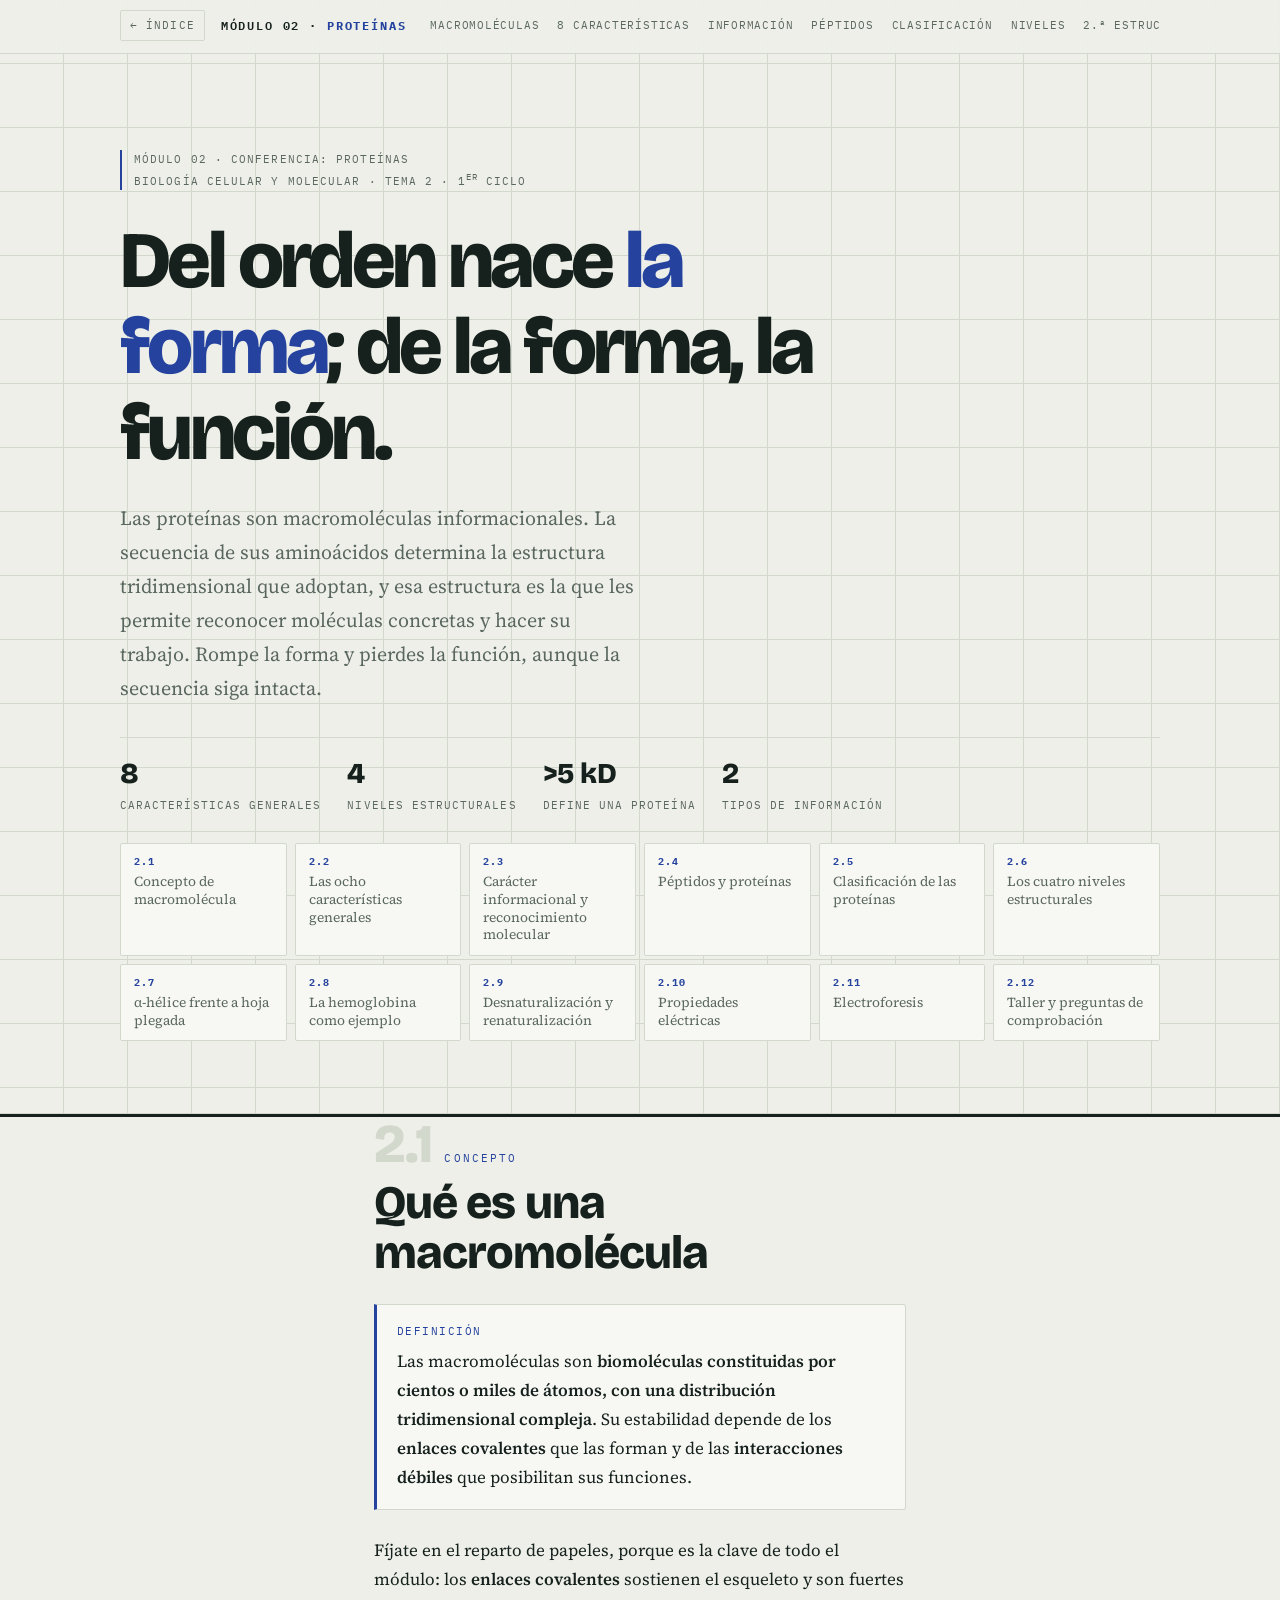
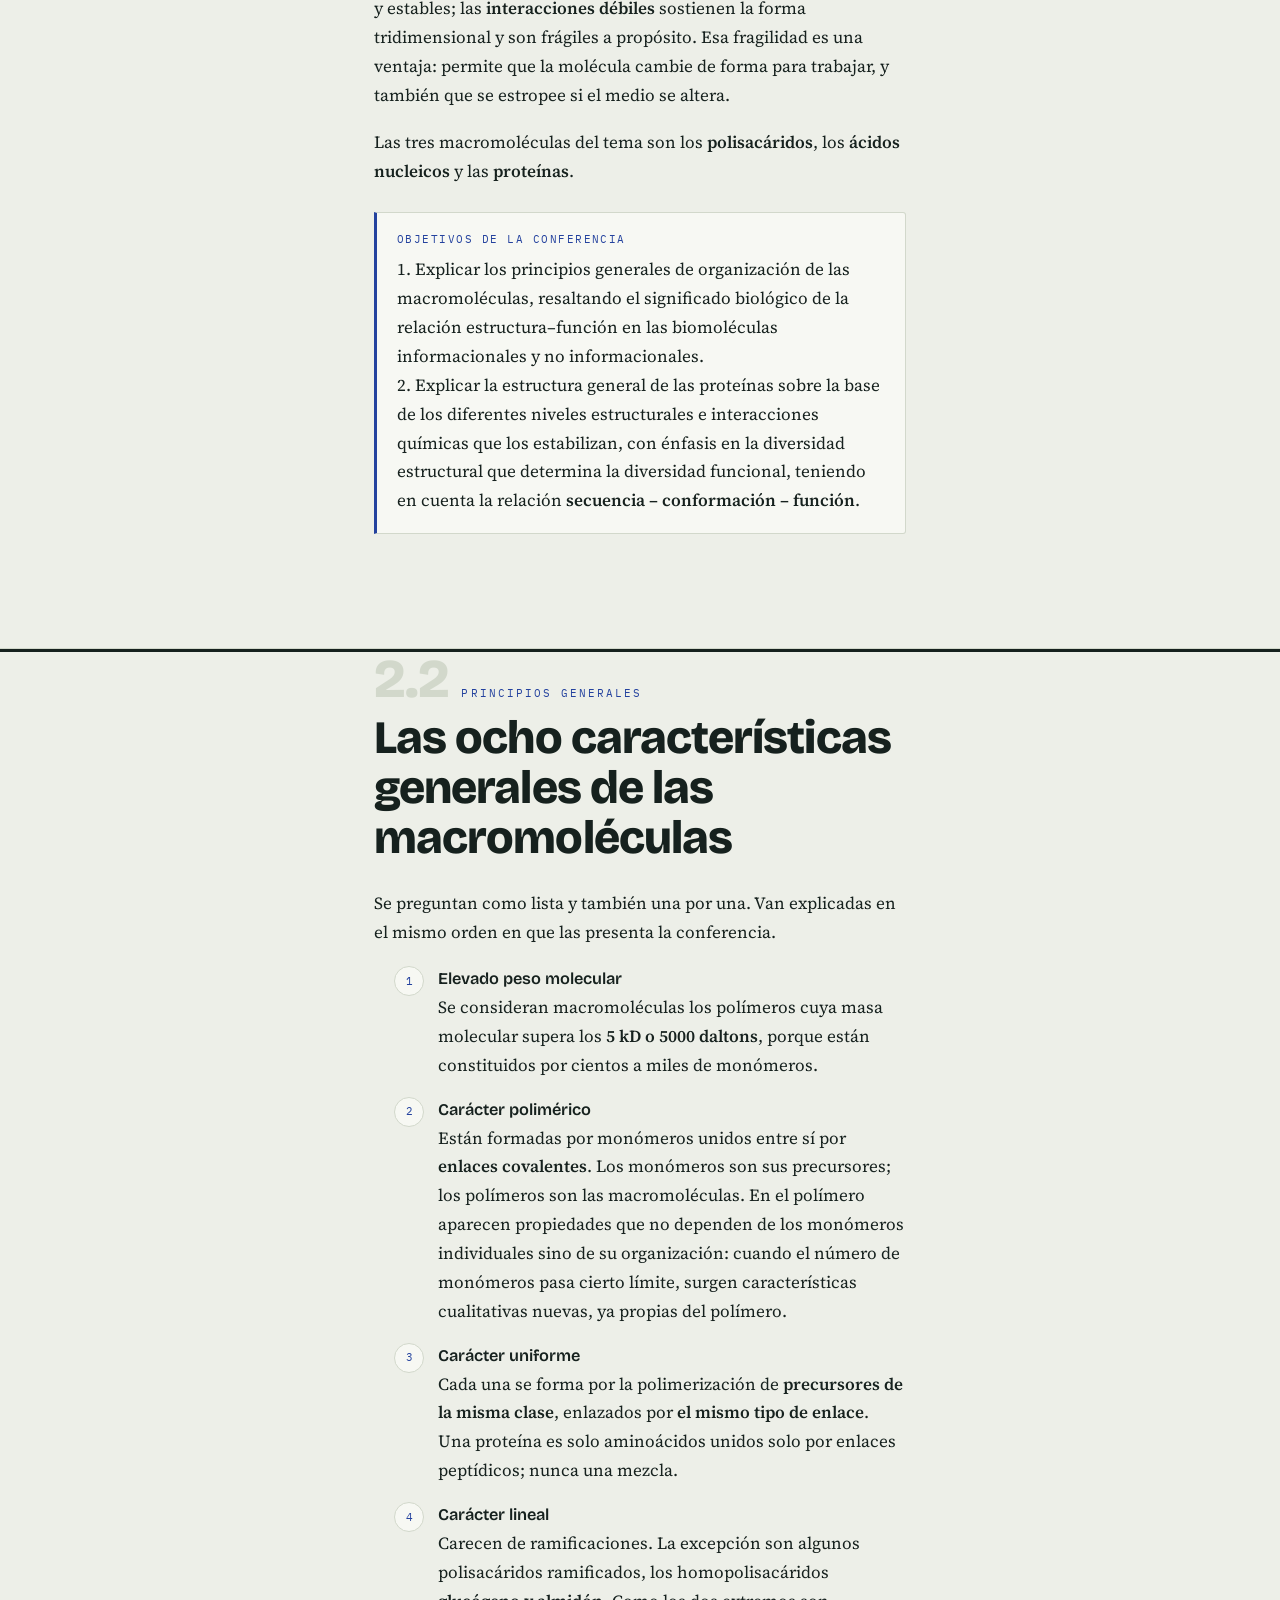
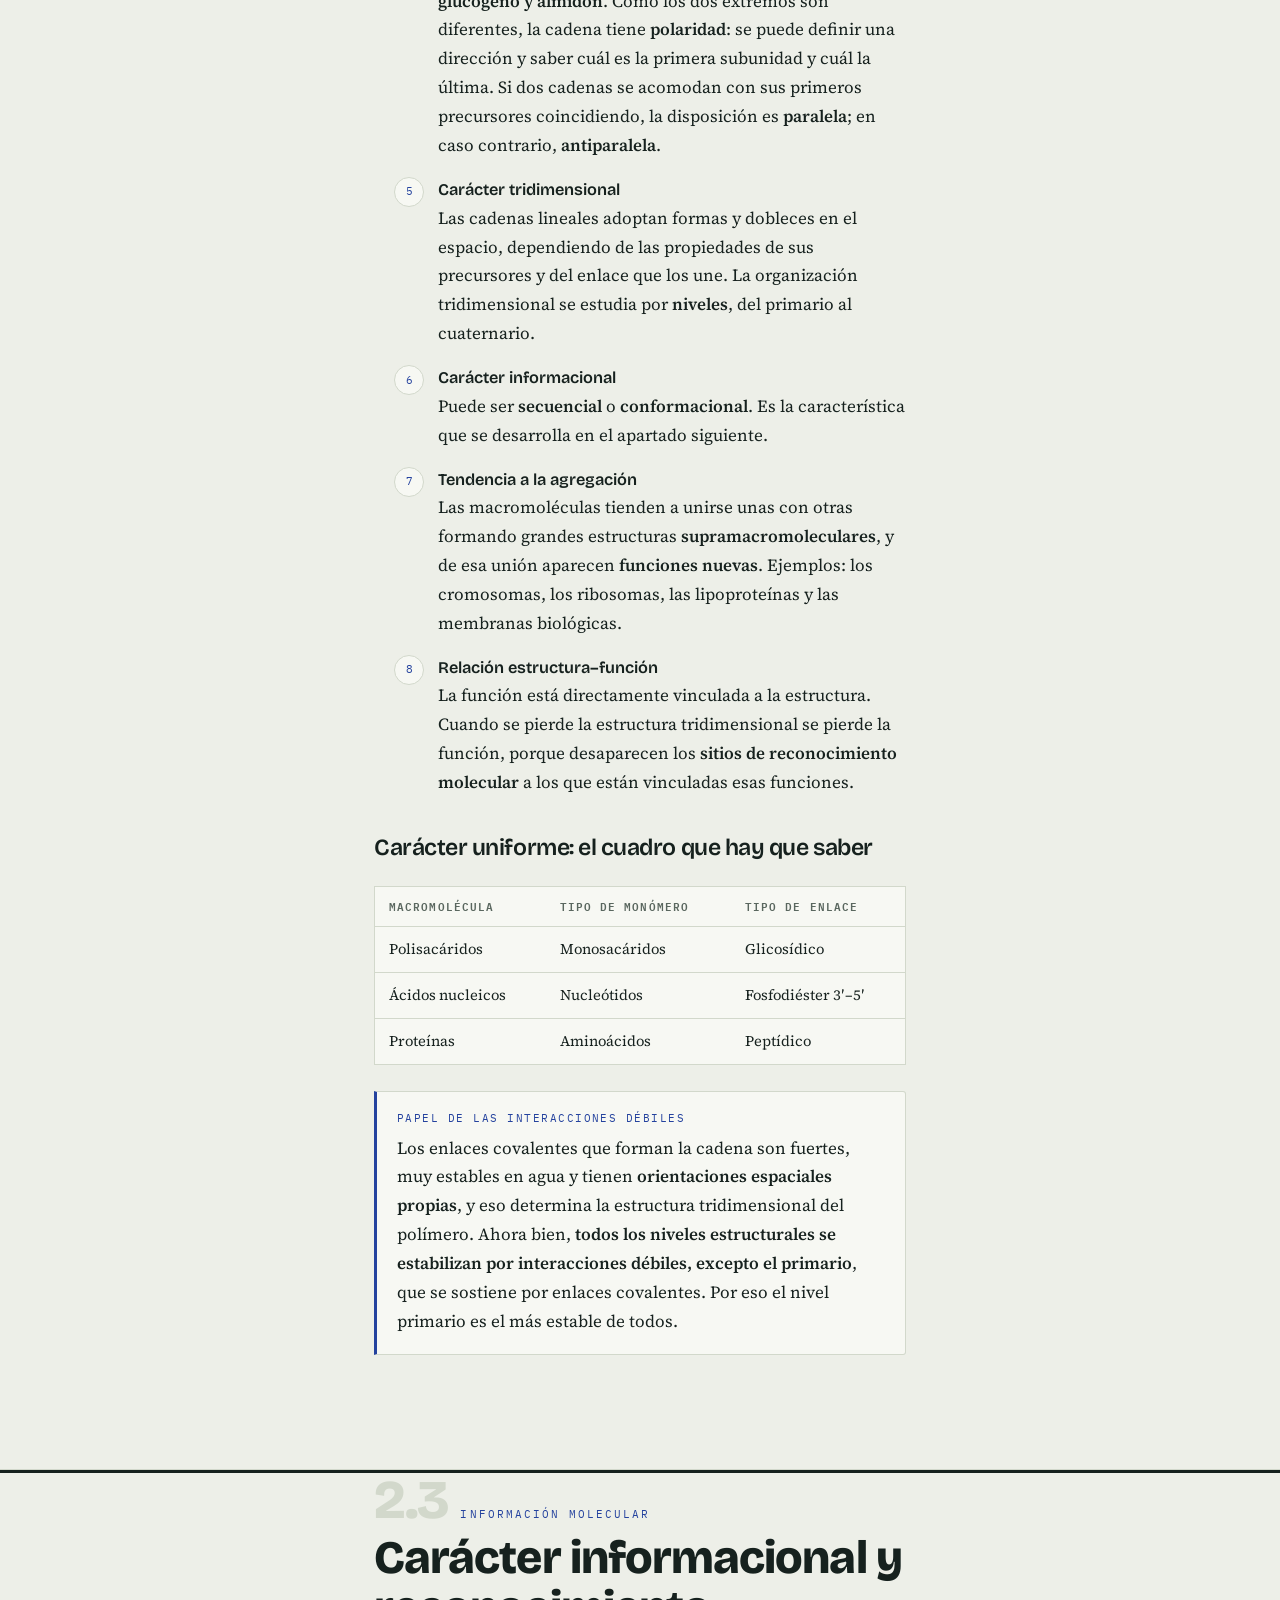
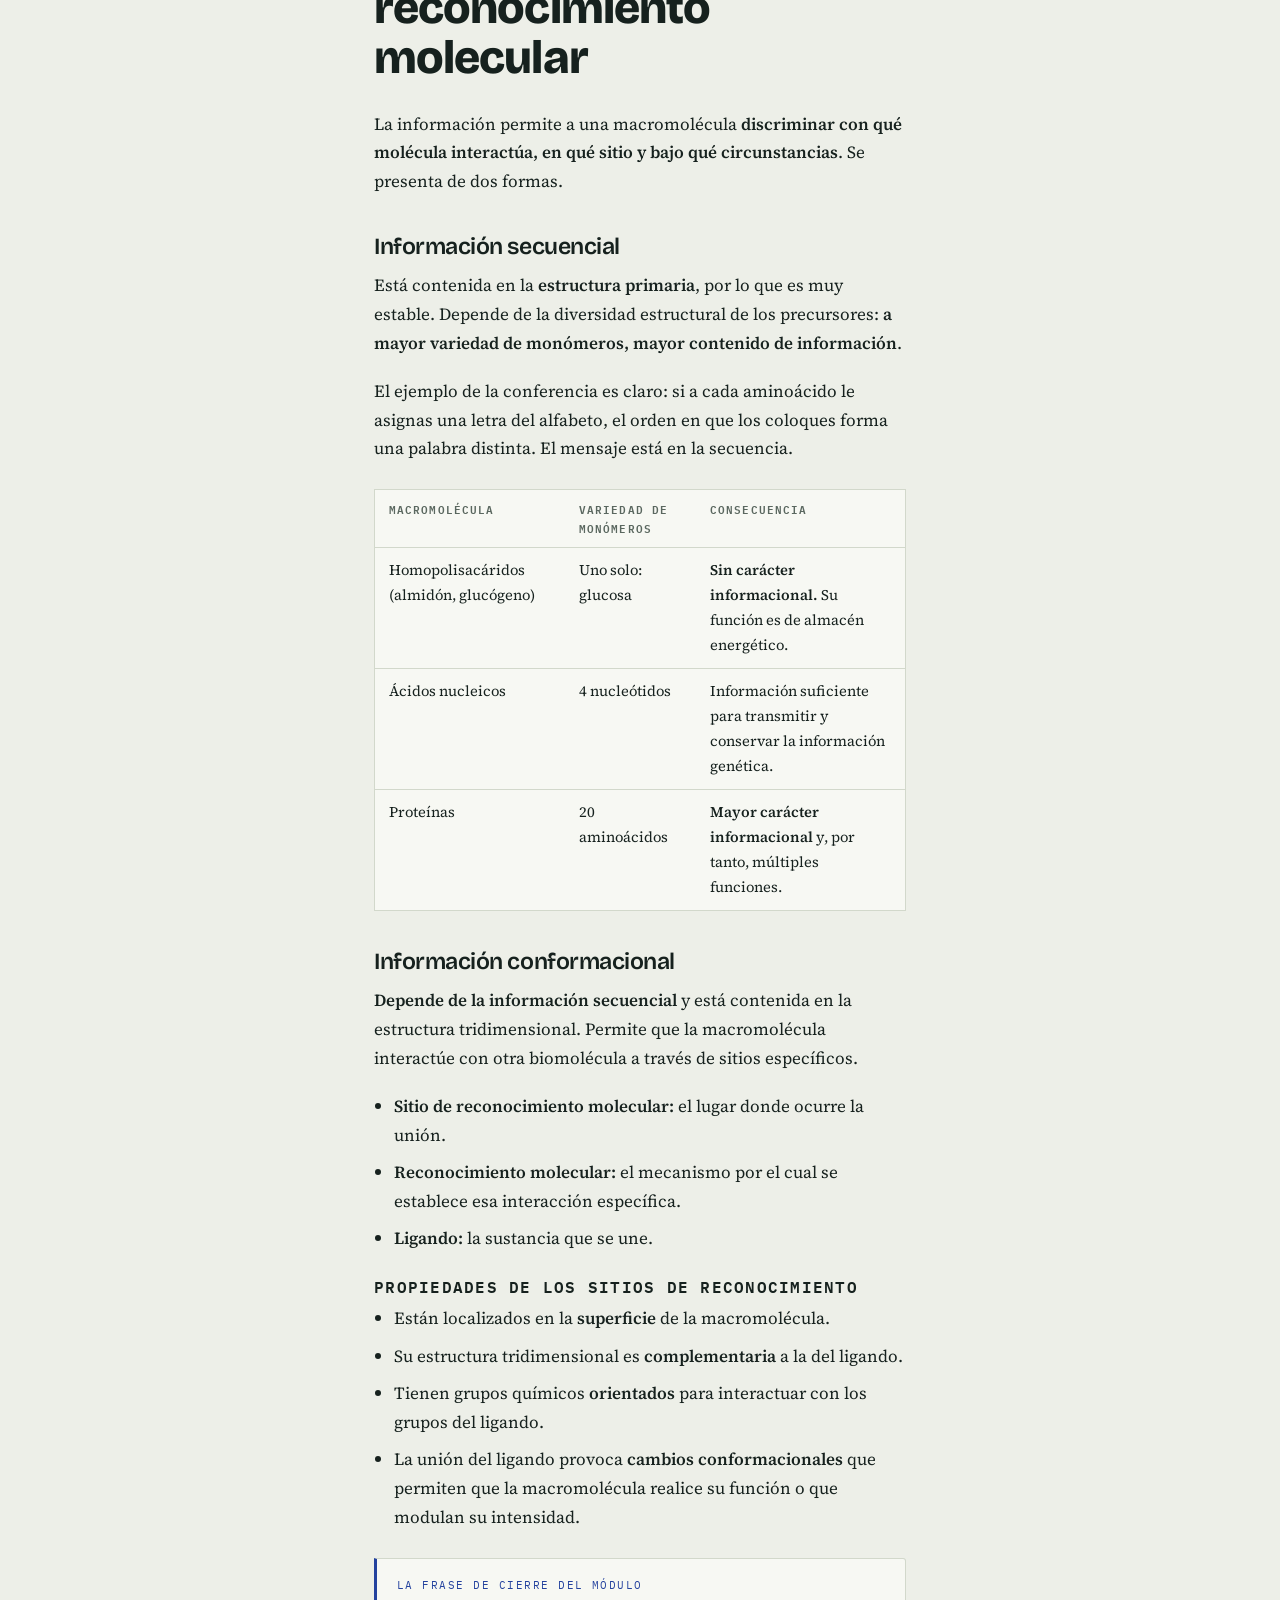
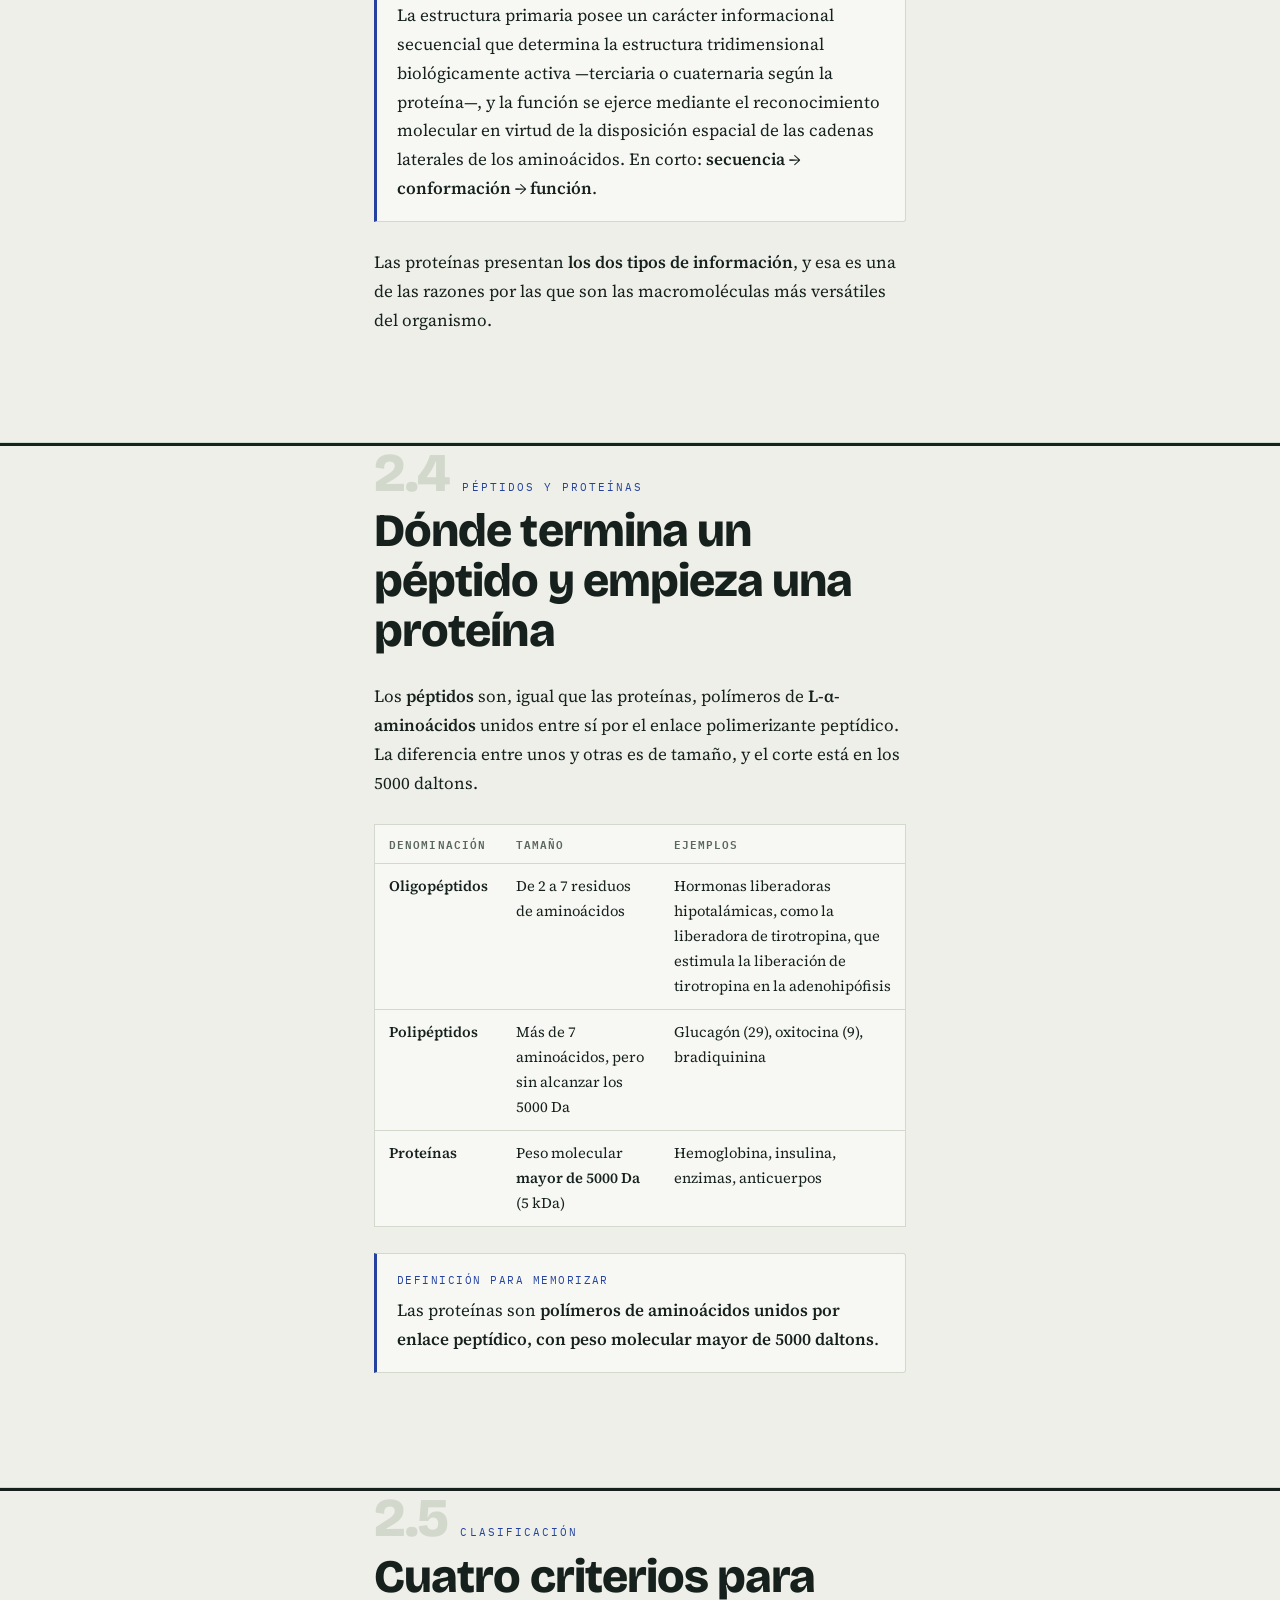
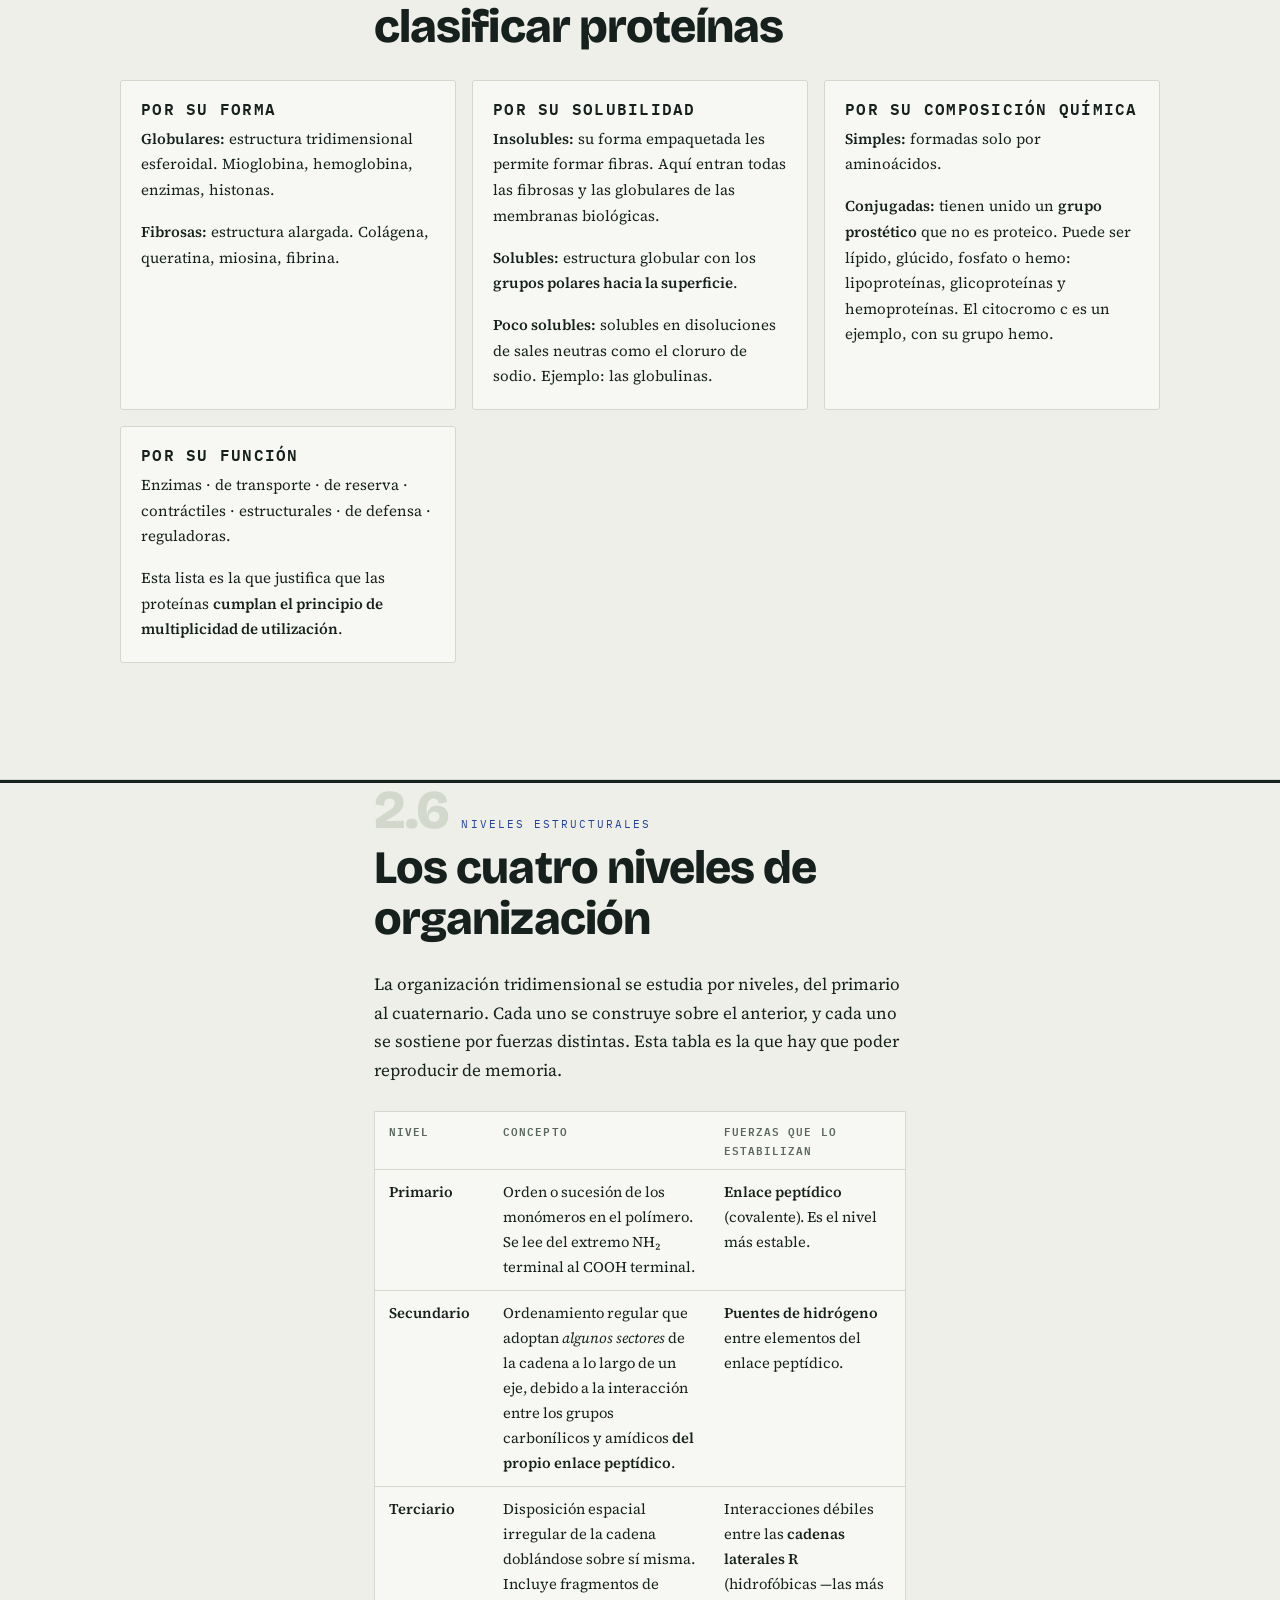
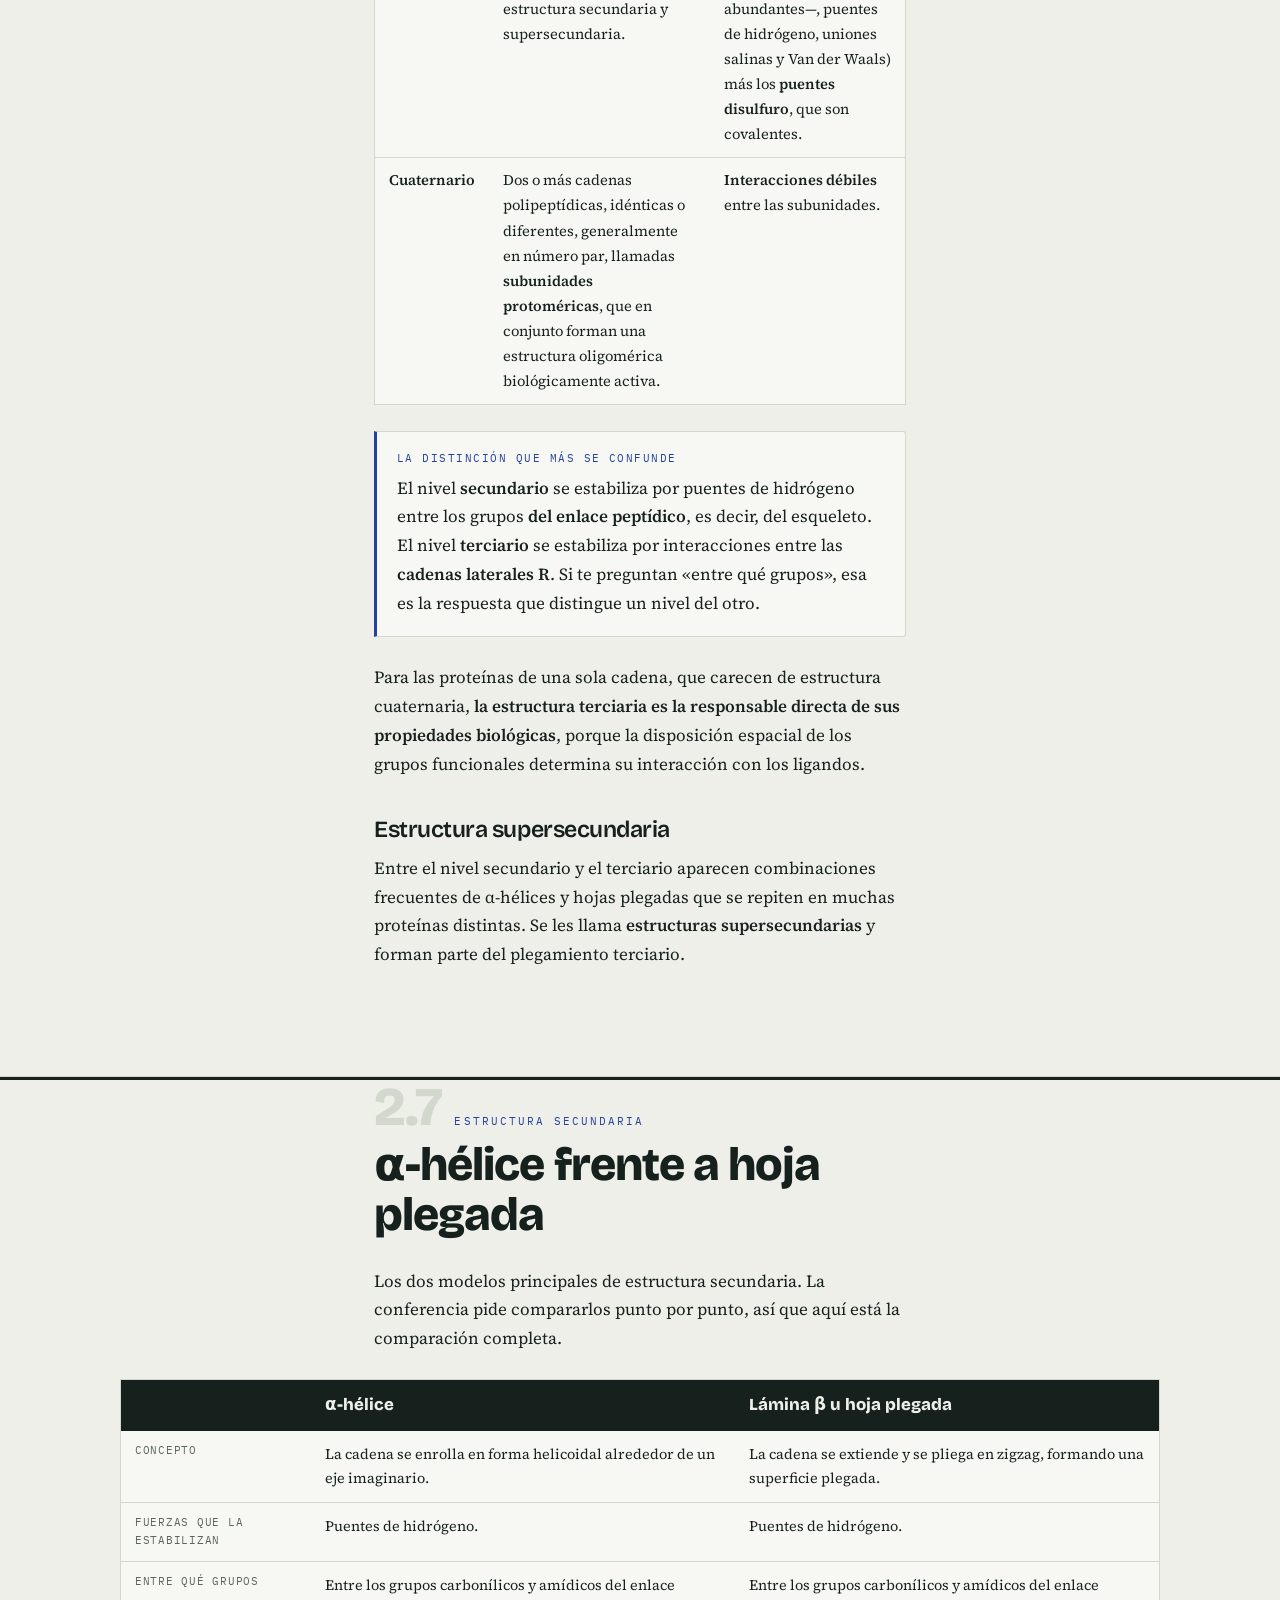
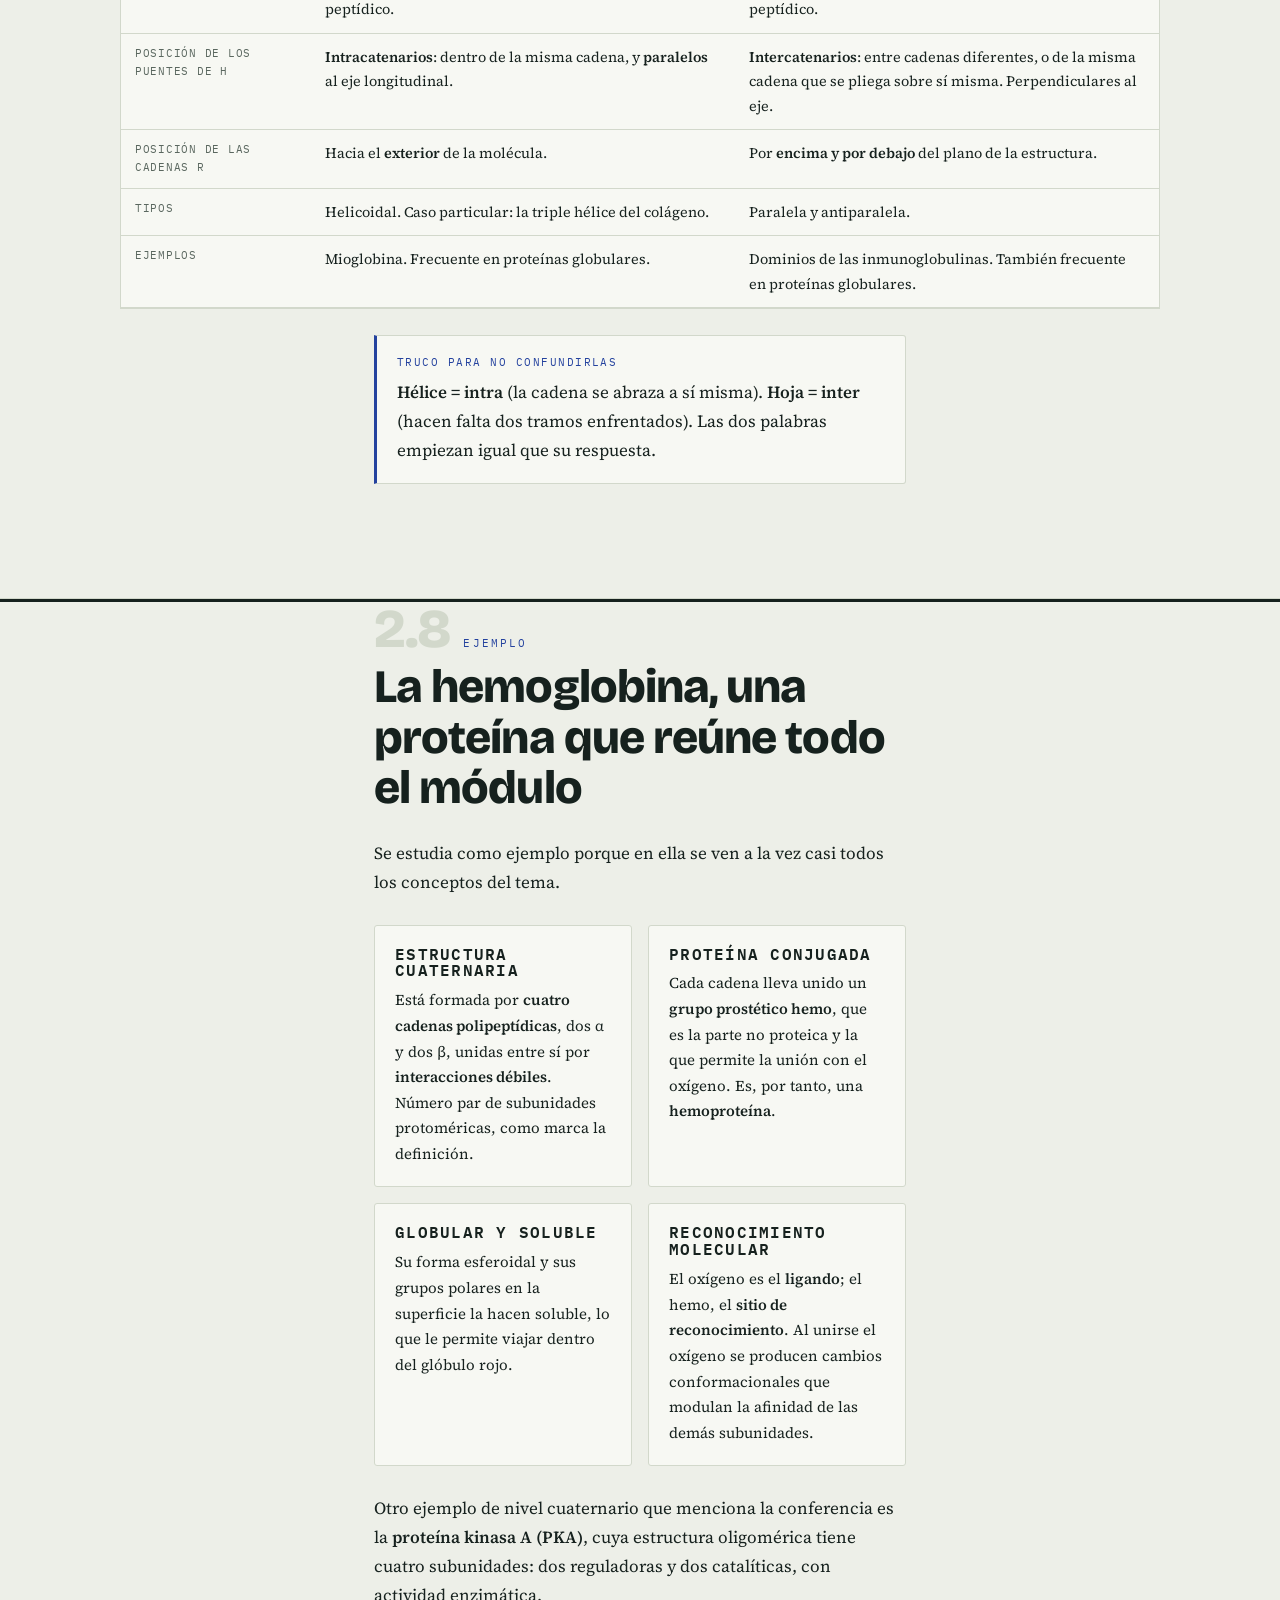
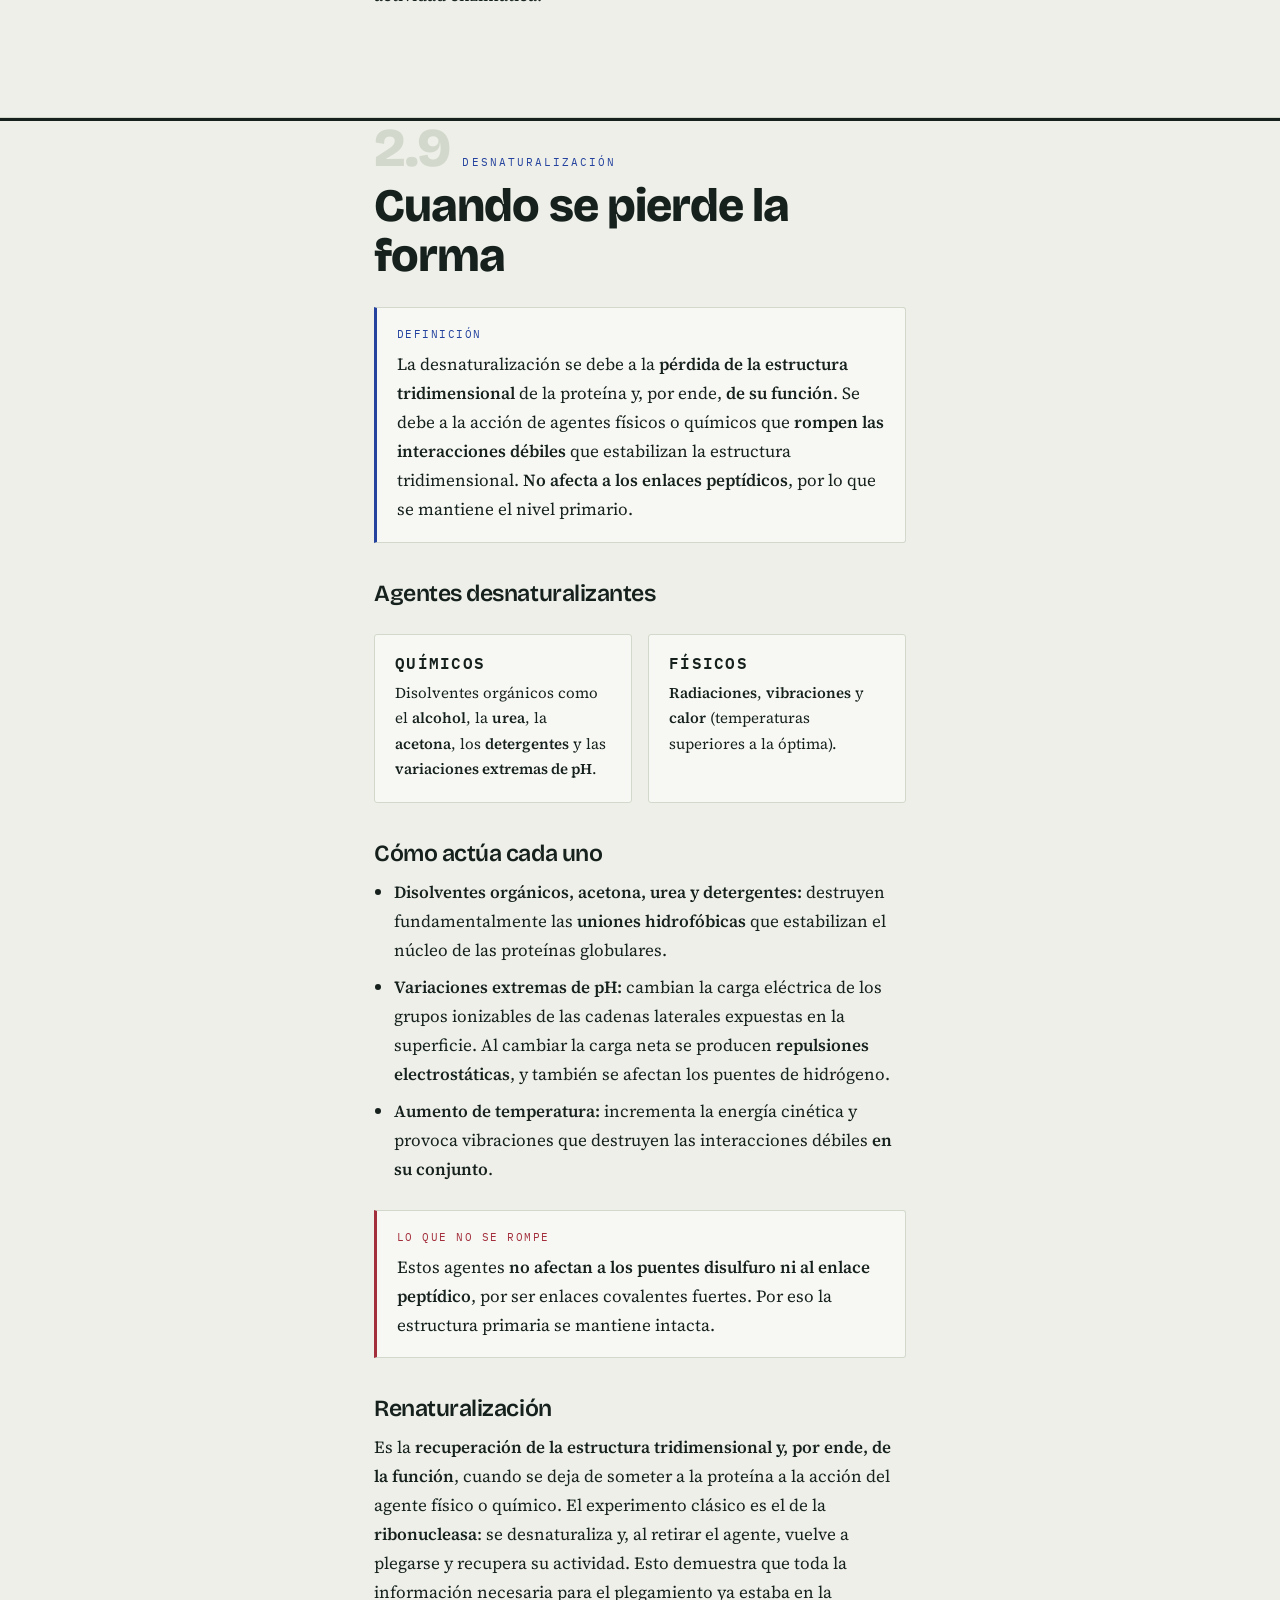
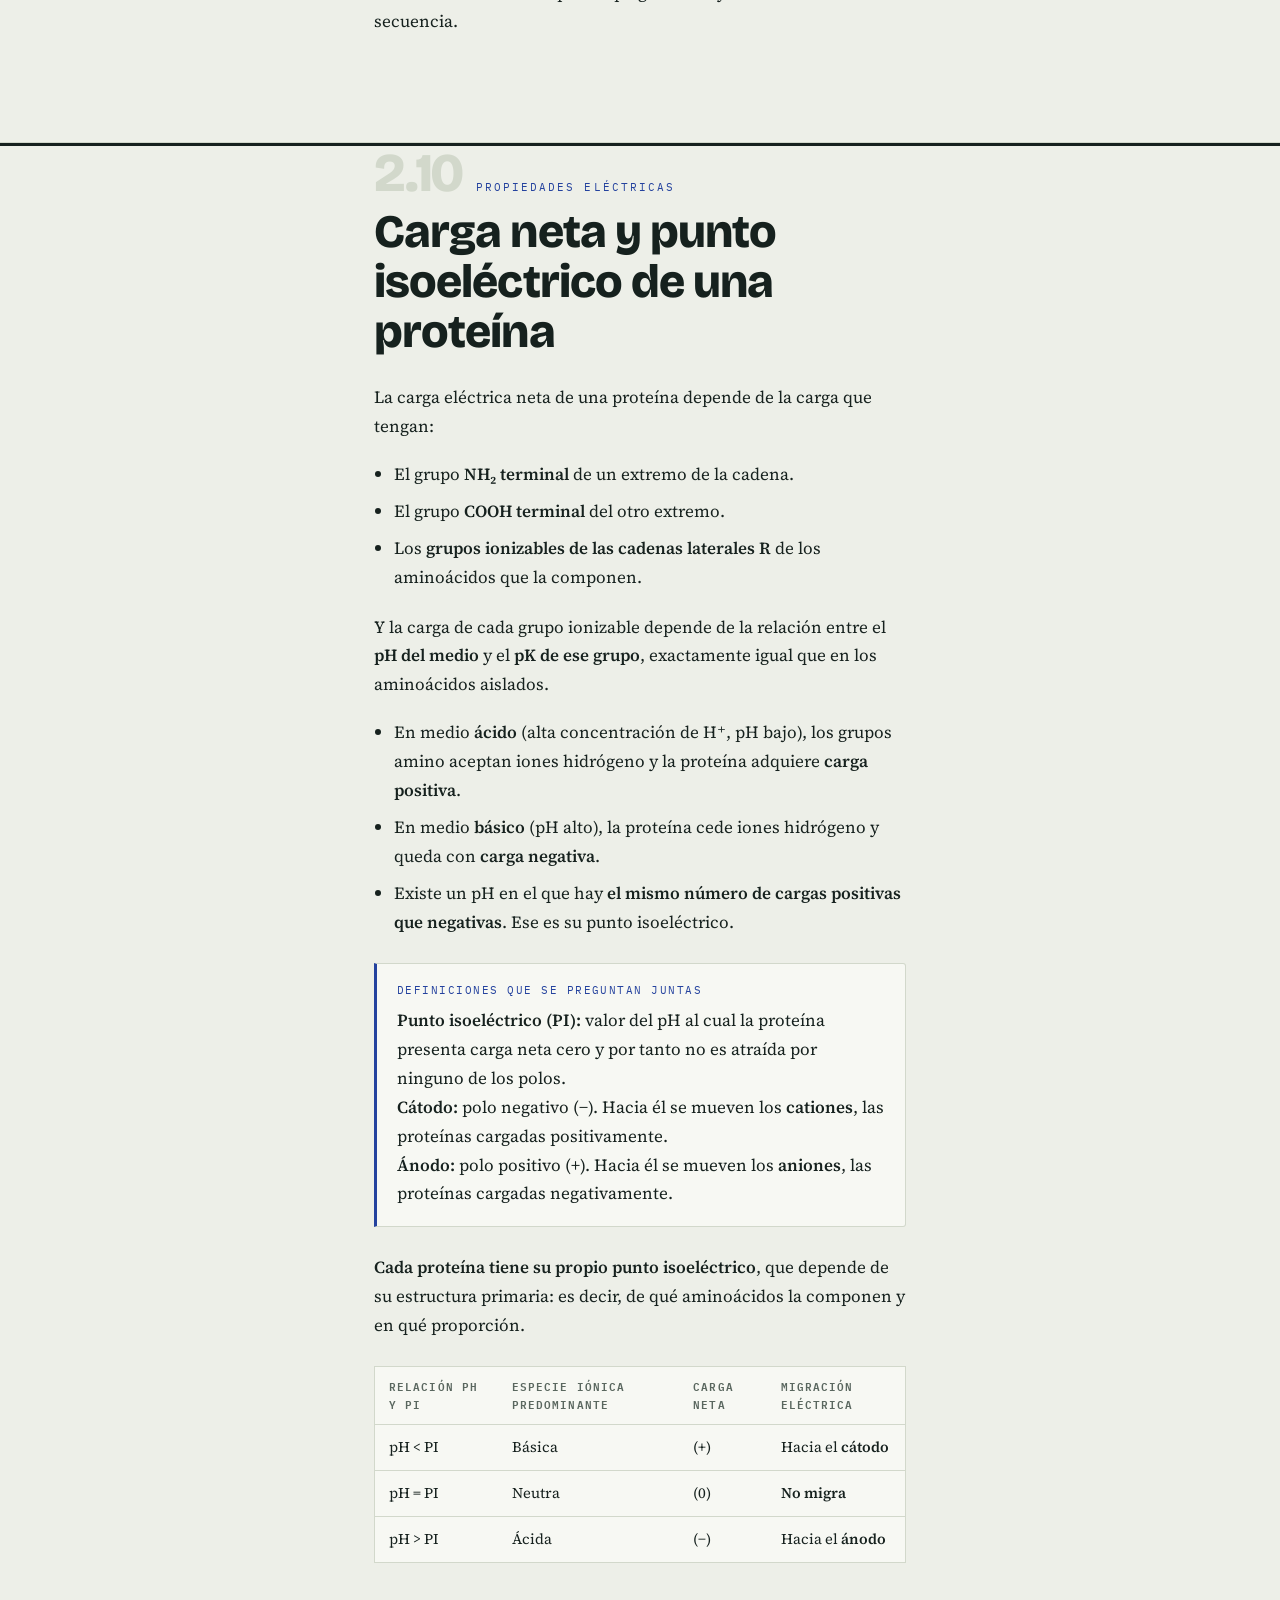
<file: modulo-2-proteinas.html>
<!DOCTYPE html>
<html lang="es">
<head>
<meta charset="UTF-8">
<meta name="viewport" content="width=device-width, initial-scale=1">
<title>Módulo 2 · Proteínas y macromoléculas</title>
<meta name="description" content="Módulo 2: principios generales de organización de las macromoléculas, proteínas, niveles estructurales, desnaturalización, propiedades eléctricas y electroforesis.">
<link rel="preconnect" href="https://fonts.googleapis.com">
<link rel="preconnect" href="https://fonts.gstatic.com" crossorigin>
<link href="https://fonts.googleapis.com/css2?family=Bricolage+Grotesque:opsz,wght@12..96,400;12..96,600;12..96,800&family=Source+Serif+4:ital,opsz,wght@0,8..60,400;0,8..60,600;1,8..60,400&family=IBM+Plex+Mono:wght@400;500;600&display=swap" rel="stylesheet">
<link rel="stylesheet" href="estilos.css">
</head>
<body>
<header class="barra">
  <div class="barra-in">
    <a class="volver" href="index.html">← Índice</a>
    <span class="marca">Módulo 02 · <b>Proteínas</b></span>
    <nav class="indice" aria-label="Apartados">
      <a href="#macromoleculas">Macromoléculas</a>
      <a href="#caracteristicas">8 características</a>
      <a href="#informacional">Información</a>
      <a href="#peptidos">Péptidos</a>
      <a href="#clasificacion">Clasificación</a>
      <a href="#niveles">Niveles</a>
      <a href="#secundaria">2.ª estructura</a>
      <a href="#hemoglobina">Hemoglobina</a>
      <a href="#desnaturalizacion">Desnaturalización</a>
      <a href="#electricas">Eléctricas</a>
      <a href="#electroforesis">Electroforesis</a>
      <a href="#taller">Taller</a>
      <a href="#examen">Examen</a>
    </nav>
  </div>
  <div class="progreso" id="progreso"></div>
</header>

<div class="hero">
  <div class="contenedor">
    <p class="credito">Módulo 02 · Conferencia: Proteínas<br>Biología Celular y Molecular · Tema 2 · 1<sup>er</sup> ciclo</p>
    <h1 style="max-width:16ch">Del orden nace <em>la forma</em>; de la forma, la función.</h1>
    <p class="entrada" style="max-width:52ch">Las proteínas son macromoléculas informacionales. La secuencia de sus aminoácidos determina la estructura tridimensional que adoptan, y esa estructura es la que les permite reconocer moléculas concretas y hacer su trabajo. Rompe la forma y pierdes la función, aunque la secuencia siga intacta.</p>
    <div class="hero-datos">
      <div class="dato"><b>8</b><span>características generales</span></div>
      <div class="dato"><b>4</b><span>niveles estructurales</span></div>
      <div class="dato"><b>&gt;5 kD</b><span>define una proteína</span></div>
      <div class="dato"><b>2</b><span>tipos de información</span></div>
    </div>
    <div class="mapa">
      <a href="#macromoleculas"><b>2.1</b>Concepto de macromolécula</a>
      <a href="#caracteristicas"><b>2.2</b>Las ocho características generales</a>
      <a href="#informacional"><b>2.3</b>Carácter informacional y reconocimiento molecular</a>
      <a href="#peptidos"><b>2.4</b>Péptidos y proteínas</a>
      <a href="#clasificacion"><b>2.5</b>Clasificación de las proteínas</a>
      <a href="#niveles"><b>2.6</b>Los cuatro niveles estructurales</a>
      <a href="#secundaria"><b>2.7</b>α-hélice frente a hoja plegada</a>
      <a href="#hemoglobina"><b>2.8</b>La hemoglobina como ejemplo</a>
      <a href="#desnaturalizacion"><b>2.9</b>Desnaturalización y renaturalización</a>
      <a href="#electricas"><b>2.10</b>Propiedades eléctricas</a>
      <a href="#electroforesis"><b>2.11</b>Electroforesis</a>
      <a href="#taller"><b>2.12</b>Taller y preguntas de comprobación</a>
    </div>
  </div>
</div>

<main class="lienzo">

<section id="macromoleculas" class="submod">
  <div class="contenedor prosa">
    <div class="submod-cab"><span class="n">2.1</span><span class="rotulo" style="margin:0">Concepto</span></div>
    <h2>Qué es una macromolécula</h2>
    <div class="nota">
      <span class="etq">Definición</span>
      <p>Las macromoléculas son <strong>biomoléculas constituidas por cientos o miles de átomos, con una distribución tridimensional compleja</strong>. Su estabilidad depende de los <strong>enlaces covalentes</strong> que las forman y de las <strong>interacciones débiles</strong> que posibilitan sus funciones.</p>
    </div>
    <p>Fíjate en el reparto de papeles, porque es la clave de todo el módulo: los <strong>enlaces covalentes</strong> sostienen el esqueleto y son fuertes y estables; las <strong>interacciones débiles</strong> sostienen la forma tridimensional y son frágiles a propósito. Esa fragilidad es una ventaja: permite que la molécula cambie de forma para trabajar, y también que se estropee si el medio se altera.</p>
    <p>Las tres macromoléculas del tema son los <strong>polisacáridos</strong>, los <strong>ácidos nucleicos</strong> y las <strong>proteínas</strong>.</p>
    <div class="nota">
      <span class="etq">Objetivos de la conferencia</span>
      <p>1. Explicar los principios generales de organización de las macromoléculas, resaltando el significado biológico de la relación estructura–función en las biomoléculas informacionales y no informacionales.<br>
      2. Explicar la estructura general de las proteínas sobre la base de los diferentes niveles estructurales e interacciones químicas que los estabilizan, con énfasis en la diversidad estructural que determina la diversidad funcional, teniendo en cuenta la relación <strong>secuencia – conformación – función</strong>.</p>
    </div>
  </div>
</section>

<section id="caracteristicas" class="submod">
  <div class="contenedor prosa">
    <div class="submod-cab"><span class="n">2.2</span><span class="rotulo" style="margin:0">Principios generales</span></div>
    <h2>Las ocho características generales de las macromoléculas</h2>
    <p>Se preguntan como lista y también una por una. Van explicadas en el mismo orden en que las presenta la conferencia.</p>
    <ol class="lista-num">
      <li><b>Elevado peso molecular</b>Se consideran macromoléculas los polímeros cuya masa molecular supera los <strong>5 kD o 5000 daltons</strong>, porque están constituidos por cientos a miles de monómeros.</li>
      <li><b>Carácter polimérico</b>Están formadas por monómeros unidos entre sí por <strong>enlaces covalentes</strong>. Los monómeros son sus precursores; los polímeros son las macromoléculas. En el polímero aparecen propiedades que no dependen de los monómeros individuales sino de su organización: cuando el número de monómeros pasa cierto límite, surgen características cualitativas nuevas, ya propias del polímero.</li>
      <li><b>Carácter uniforme</b>Cada una se forma por la polimerización de <strong>precursores de la misma clase</strong>, enlazados por <strong>el mismo tipo de enlace</strong>. Una proteína es solo aminoácidos unidos solo por enlaces peptídicos; nunca una mezcla.</li>
      <li><b>Carácter lineal</b>Carecen de ramificaciones. La excepción son algunos polisacáridos ramificados, los homopolisacáridos <strong>glucógeno y almidón</strong>. Como los dos extremos son diferentes, la cadena tiene <strong>polaridad</strong>: se puede definir una dirección y saber cuál es la primera subunidad y cuál la última. Si dos cadenas se acomodan con sus primeros precursores coincidiendo, la disposición es <strong>paralela</strong>; en caso contrario, <strong>antiparalela</strong>.</li>
      <li><b>Carácter tridimensional</b>Las cadenas lineales adoptan formas y dobleces en el espacio, dependiendo de las propiedades de sus precursores y del enlace que los une. La organización tridimensional se estudia por <strong>niveles</strong>, del primario al cuaternario.</li>
      <li><b>Carácter informacional</b>Puede ser <strong>secuencial</strong> o <strong>conformacional</strong>. Es la característica que se desarrolla en el apartado siguiente.</li>
      <li><b>Tendencia a la agregación</b>Las macromoléculas tienden a unirse unas con otras formando grandes estructuras <strong>supramacromoleculares</strong>, y de esa unión aparecen <strong>funciones nuevas</strong>. Ejemplos: los cromosomas, los ribosomas, las lipoproteínas y las membranas biológicas.</li>
      <li><b>Relación estructura–función</b>La función está directamente vinculada a la estructura. Cuando se pierde la estructura tridimensional se pierde la función, porque desaparecen los <strong>sitios de reconocimiento molecular</strong> a los que están vinculadas esas funciones.</li>
    </ol>

    <h3>Carácter uniforme: el cuadro que hay que saber</h3>
    <div class="tabla-envoltura">
      <table>
        <thead><tr><th>Macromolécula</th><th>Tipo de monómero</th><th>Tipo de enlace</th></tr></thead>
        <tbody>
          <tr><td>Polisacáridos</td><td>Monosacáridos</td><td>Glicosídico</td></tr>
          <tr><td>Ácidos nucleicos</td><td>Nucleótidos</td><td>Fosfodiéster 3′–5′</td></tr>
          <tr><td>Proteínas</td><td>Aminoácidos</td><td>Peptídico</td></tr>
        </tbody>
      </table>
    </div>
    <div class="nota">
      <span class="etq">Papel de las interacciones débiles</span>
      <p>Los enlaces covalentes que forman la cadena son fuertes, muy estables en agua y tienen <strong>orientaciones espaciales propias</strong>, y eso determina la estructura tridimensional del polímero. Ahora bien, <strong>todos los niveles estructurales se estabilizan por interacciones débiles, excepto el primario</strong>, que se sostiene por enlaces covalentes. Por eso el nivel primario es el más estable de todos.</p>
    </div>
  </div>
</section>

<section id="informacional" class="submod">
  <div class="contenedor prosa">
    <div class="submod-cab"><span class="n">2.3</span><span class="rotulo" style="margin:0">Información molecular</span></div>
    <h2>Carácter informacional y reconocimiento molecular</h2>
    <p>La información permite a una macromolécula <strong>discriminar con qué molécula interactúa, en qué sitio y bajo qué circunstancias</strong>. Se presenta de dos formas.</p>

    <h3>Información secuencial</h3>
    <p>Está contenida en la <strong>estructura primaria</strong>, por lo que es muy estable. Depende de la diversidad estructural de los precursores: <strong>a mayor variedad de monómeros, mayor contenido de información</strong>.</p>
    <p>El ejemplo de la conferencia es claro: si a cada aminoácido le asignas una letra del alfabeto, el orden en que los coloques forma una palabra distinta. El mensaje está en la secuencia.</p>
    <div class="tabla-envoltura">
      <table>
        <thead><tr><th>Macromolécula</th><th>Variedad de monómeros</th><th>Consecuencia</th></tr></thead>
        <tbody>
          <tr><td>Homopolisacáridos (almidón, glucógeno)</td><td>Uno solo: glucosa</td><td><strong>Sin carácter informacional.</strong> Su función es de almacén energético.</td></tr>
          <tr><td>Ácidos nucleicos</td><td>4 nucleótidos</td><td>Información suficiente para transmitir y conservar la información genética.</td></tr>
          <tr><td>Proteínas</td><td>20 aminoácidos</td><td><strong>Mayor carácter informacional</strong> y, por tanto, múltiples funciones.</td></tr>
        </tbody>
      </table>
    </div>

    <h3>Información conformacional</h3>
    <p><strong>Depende de la información secuencial</strong> y está contenida en la estructura tridimensional. Permite que la macromolécula interactúe con otra biomolécula a través de sitios específicos.</p>
    <ul>
      <li><strong>Sitio de reconocimiento molecular:</strong> el lugar donde ocurre la unión.</li>
      <li><strong>Reconocimiento molecular:</strong> el mecanismo por el cual se establece esa interacción específica.</li>
      <li><strong>Ligando:</strong> la sustancia que se une.</li>
    </ul>
    <h4>Propiedades de los sitios de reconocimiento</h4>
    <ul>
      <li>Están localizados en la <strong>superficie</strong> de la macromolécula.</li>
      <li>Su estructura tridimensional es <strong>complementaria</strong> a la del ligando.</li>
      <li>Tienen grupos químicos <strong>orientados</strong> para interactuar con los grupos del ligando.</li>
      <li>La unión del ligando provoca <strong>cambios conformacionales</strong> que permiten que la macromolécula realice su función o que modulan su intensidad.</li>
    </ul>
    <div class="nota">
      <span class="etq">La frase de cierre del módulo</span>
      <p>La estructura primaria posee un carácter informacional secuencial que determina la estructura tridimensional biológicamente activa —terciaria o cuaternaria según la proteína—, y la función se ejerce mediante el reconocimiento molecular en virtud de la disposición espacial de las cadenas laterales de los aminoácidos. En corto: <strong>secuencia → conformación → función</strong>.</p>
    </div>
    <p>Las proteínas presentan <strong>los dos tipos de información</strong>, y esa es una de las razones por las que son las macromoléculas más versátiles del organismo.</p>
  </div>
</section>

<section id="peptidos" class="submod">
  <div class="contenedor prosa">
    <div class="submod-cab"><span class="n">2.4</span><span class="rotulo" style="margin:0">Péptidos y proteínas</span></div>
    <h2>Dónde termina un péptido y empieza una proteína</h2>
    <p>Los <strong>péptidos</strong> son, igual que las proteínas, polímeros de <strong>L-α-aminoácidos</strong> unidos entre sí por el enlace polimerizante peptídico. La diferencia entre unos y otras es de tamaño, y el corte está en los 5000 daltons.</p>
    <div class="tabla-envoltura">
      <table>
        <thead><tr><th>Denominación</th><th>Tamaño</th><th>Ejemplos</th></tr></thead>
        <tbody>
          <tr><td><strong>Oligopéptidos</strong></td><td>De 2 a 7 residuos de aminoácidos</td><td>Hormonas liberadoras hipotalámicas, como la liberadora de tirotropina, que estimula la liberación de tirotropina en la adenohipófisis</td></tr>
          <tr><td><strong>Polipéptidos</strong></td><td>Más de 7 aminoácidos, pero sin alcanzar los 5000 Da</td><td>Glucagón (29), oxitocina (9), bradiquinina</td></tr>
          <tr><td><strong>Proteínas</strong></td><td>Peso molecular <strong>mayor de 5000 Da</strong> (5 kDa)</td><td>Hemoglobina, insulina, enzimas, anticuerpos</td></tr>
        </tbody>
      </table>
    </div>
    <div class="nota">
      <span class="etq">Definición para memorizar</span>
      <p>Las proteínas son <strong>polímeros de aminoácidos unidos por enlace peptídico, con peso molecular mayor de 5000 daltons</strong>.</p>
    </div>
  </div>
</section>

<section id="clasificacion" class="submod">
  <div class="contenedor prosa">
    <div class="submod-cab"><span class="n">2.5</span><span class="rotulo" style="margin:0">Clasificación</span></div>
    <h2>Cuatro criterios para clasificar proteínas</h2>
  </div>
  <div class="contenedor">
    <div class="rejilla c2">
      <div class="tarjeta">
        <h4>Por su forma</h4>
        <p><strong>Globulares:</strong> estructura tridimensional esferoidal. Mioglobina, hemoglobina, enzimas, histonas.</p>
        <p><strong>Fibrosas:</strong> estructura alargada. Colágena, queratina, miosina, fibrina.</p>
      </div>
      <div class="tarjeta">
        <h4>Por su solubilidad</h4>
        <p><strong>Insolubles:</strong> su forma empaquetada les permite formar fibras. Aquí entran todas las fibrosas y las globulares de las membranas biológicas.</p>
        <p><strong>Solubles:</strong> estructura globular con los <strong>grupos polares hacia la superficie</strong>.</p>
        <p><strong>Poco solubles:</strong> solubles en disoluciones de sales neutras como el cloruro de sodio. Ejemplo: las globulinas.</p>
      </div>
      <div class="tarjeta">
        <h4>Por su composición química</h4>
        <p><strong>Simples:</strong> formadas solo por aminoácidos.</p>
        <p><strong>Conjugadas:</strong> tienen unido un <strong>grupo prostético</strong> que no es proteico. Puede ser lípido, glúcido, fosfato o hemo: lipoproteínas, glicoproteínas y hemoproteínas. El citocromo c es un ejemplo, con su grupo hemo.</p>
      </div>
      <div class="tarjeta">
        <h4>Por su función</h4>
        <p>Enzimas · de transporte · de reserva · contráctiles · estructurales · de defensa · reguladoras.</p>
        <p>Esta lista es la que justifica que las proteínas <strong>cumplan el principio de multiplicidad de utilización</strong>.</p>
      </div>
    </div>
  </div>
</section>

<section id="niveles" class="submod">
  <div class="contenedor prosa">
    <div class="submod-cab"><span class="n">2.6</span><span class="rotulo" style="margin:0">Niveles estructurales</span></div>
    <h2>Los cuatro niveles de organización</h2>
    <p>La organización tridimensional se estudia por niveles, del primario al cuaternario. Cada uno se construye sobre el anterior, y cada uno se sostiene por fuerzas distintas. Esta tabla es la que hay que poder reproducir de memoria.</p>
    <div class="tabla-envoltura">
      <table>
        <thead><tr><th>Nivel</th><th>Concepto</th><th>Fuerzas que lo estabilizan</th></tr></thead>
        <tbody>
          <tr><td><strong>Primario</strong></td><td>Orden o sucesión de los monómeros en el polímero. Se lee del extremo NH₂ terminal al COOH terminal.</td><td><strong>Enlace peptídico</strong> (covalente). Es el nivel más estable.</td></tr>
          <tr><td><strong>Secundario</strong></td><td>Ordenamiento regular que adoptan <em>algunos sectores</em> de la cadena a lo largo de un eje, debido a la interacción entre los grupos carbonílicos y amídicos <strong>del propio enlace peptídico</strong>.</td><td><strong>Puentes de hidrógeno</strong> entre elementos del enlace peptídico.</td></tr>
          <tr><td><strong>Terciario</strong></td><td>Disposición espacial irregular de la cadena doblándose sobre sí misma. Incluye fragmentos de estructura secundaria y supersecundaria.</td><td>Interacciones débiles entre las <strong>cadenas laterales R</strong> (hidrofóbicas —las más abundantes—, puentes de hidrógeno, uniones salinas y Van der Waals) más los <strong>puentes disulfuro</strong>, que son covalentes.</td></tr>
          <tr><td><strong>Cuaternario</strong></td><td>Dos o más cadenas polipeptídicas, idénticas o diferentes, generalmente en número par, llamadas <strong>subunidades protoméricas</strong>, que en conjunto forman una estructura oligomérica biológicamente activa.</td><td><strong>Interacciones débiles</strong> entre las subunidades.</td></tr>
        </tbody>
      </table>
    </div>
    <div class="nota">
      <span class="etq">La distinción que más se confunde</span>
      <p>El nivel <strong>secundario</strong> se estabiliza por puentes de hidrógeno entre los grupos <strong>del enlace peptídico</strong>, es decir, del esqueleto. El nivel <strong>terciario</strong> se estabiliza por interacciones entre las <strong>cadenas laterales R</strong>. Si te preguntan «entre qué grupos», esa es la respuesta que distingue un nivel del otro.</p>
    </div>
    <p>Para las proteínas de una sola cadena, que carecen de estructura cuaternaria, <strong>la estructura terciaria es la responsable directa de sus propiedades biológicas</strong>, porque la disposición espacial de los grupos funcionales determina su interacción con los ligandos.</p>
    <h3>Estructura supersecundaria</h3>
    <p>Entre el nivel secundario y el terciario aparecen combinaciones frecuentes de α-hélices y hojas plegadas que se repiten en muchas proteínas distintas. Se les llama <strong>estructuras supersecundarias</strong> y forman parte del plegamiento terciario.</p>
  </div>
</section>

<section id="secundaria" class="submod">
  <div class="contenedor prosa">
    <div class="submod-cab"><span class="n">2.7</span><span class="rotulo" style="margin:0">Estructura secundaria</span></div>
    <h2>α-hélice frente a hoja plegada</h2>
    <p>Los dos modelos principales de estructura secundaria. La conferencia pide compararlos punto por punto, así que aquí está la comparación completa.</p>
  </div>
  <div class="contenedor">
    <div class="comparador">
      <div class="cab"></div><div class="cab">α-hélice</div><div class="cab">Lámina β u hoja plegada</div>
      <div class="et">Concepto</div>
      <div>La cadena se enrolla en forma helicoidal alrededor de un eje imaginario.</div>
      <div>La cadena se extiende y se pliega en zigzag, formando una superficie plegada.</div>
      <div class="et">Fuerzas que la estabilizan</div>
      <div>Puentes de hidrógeno.</div>
      <div>Puentes de hidrógeno.</div>
      <div class="et">Entre qué grupos</div>
      <div>Entre los grupos carbonílicos y amídicos del enlace peptídico.</div>
      <div>Entre los grupos carbonílicos y amídicos del enlace peptídico.</div>
      <div class="et">Posición de los puentes de H</div>
      <div><strong>Intracatenarios</strong>: dentro de la misma cadena, y <strong>paralelos</strong> al eje longitudinal.</div>
      <div><strong>Intercatenarios</strong>: entre cadenas diferentes, o de la misma cadena que se pliega sobre sí misma. Perpendiculares al eje.</div>
      <div class="et">Posición de las cadenas R</div>
      <div>Hacia el <strong>exterior</strong> de la molécula.</div>
      <div>Por <strong>encima y por debajo</strong> del plano de la estructura.</div>
      <div class="et">Tipos</div>
      <div>Helicoidal. Caso particular: la triple hélice del colágeno.</div>
      <div>Paralela y antiparalela.</div>
      <div class="et">Ejemplos</div>
      <div>Mioglobina. Frecuente en proteínas globulares.</div>
      <div>Dominios de las inmunoglobulinas. También frecuente en proteínas globulares.</div>
    </div>
  </div>
  <div class="contenedor prosa">
    <div class="nota">
      <span class="etq">Truco para no confundirlas</span>
      <p><strong>Hélice = intra</strong> (la cadena se abraza a sí misma). <strong>Hoja = inter</strong> (hacen falta dos tramos enfrentados). Las dos palabras empiezan igual que su respuesta.</p>
    </div>
  </div>
</section>

<section id="hemoglobina" class="submod">
  <div class="contenedor prosa">
    <div class="submod-cab"><span class="n">2.8</span><span class="rotulo" style="margin:0">Ejemplo</span></div>
    <h2>La hemoglobina, una proteína que reúne todo el módulo</h2>
    <p>Se estudia como ejemplo porque en ella se ven a la vez casi todos los conceptos del tema.</p>
    <div class="rejilla c2">
      <div class="tarjeta"><h4>Estructura cuaternaria</h4><p>Está formada por <strong>cuatro cadenas polipeptídicas</strong>, dos α y dos β, unidas entre sí por <strong>interacciones débiles</strong>. Número par de subunidades protoméricas, como marca la definición.</p></div>
      <div class="tarjeta"><h4>Proteína conjugada</h4><p>Cada cadena lleva unido un <strong>grupo prostético hemo</strong>, que es la parte no proteica y la que permite la unión con el oxígeno. Es, por tanto, una <strong>hemoproteína</strong>.</p></div>
      <div class="tarjeta"><h4>Globular y soluble</h4><p>Su forma esferoidal y sus grupos polares en la superficie la hacen soluble, lo que le permite viajar dentro del glóbulo rojo.</p></div>
      <div class="tarjeta"><h4>Reconocimiento molecular</h4><p>El oxígeno es el <strong>ligando</strong>; el hemo, el <strong>sitio de reconocimiento</strong>. Al unirse el oxígeno se producen cambios conformacionales que modulan la afinidad de las demás subunidades.</p></div>
    </div>
    <p>Otro ejemplo de nivel cuaternario que menciona la conferencia es la <strong>proteína kinasa A (PKA)</strong>, cuya estructura oligomérica tiene cuatro subunidades: dos reguladoras y dos catalíticas, con actividad enzimática.</p>
  </div>
</section>

<section id="desnaturalizacion" class="submod">
  <div class="contenedor prosa">
    <div class="submod-cab"><span class="n">2.9</span><span class="rotulo" style="margin:0">Desnaturalización</span></div>
    <h2>Cuando se pierde la forma</h2>
    <div class="nota">
      <span class="etq">Definición</span>
      <p>La desnaturalización se debe a la <strong>pérdida de la estructura tridimensional</strong> de la proteína y, por ende, <strong>de su función</strong>. Se debe a la acción de agentes físicos o químicos que <strong>rompen las interacciones débiles</strong> que estabilizan la estructura tridimensional. <strong>No afecta a los enlaces peptídicos</strong>, por lo que se mantiene el nivel primario.</p>
    </div>
    <h3>Agentes desnaturalizantes</h3>
    <div class="rejilla c2">
      <div class="tarjeta"><h4>Químicos</h4><p>Disolventes orgánicos como el <strong>alcohol</strong>, la <strong>urea</strong>, la <strong>acetona</strong>, los <strong>detergentes</strong> y las <strong>variaciones extremas de pH</strong>.</p></div>
      <div class="tarjeta"><h4>Físicos</h4><p><strong>Radiaciones</strong>, <strong>vibraciones</strong> y <strong>calor</strong> (temperaturas superiores a la óptima).</p></div>
    </div>
    <h3>Cómo actúa cada uno</h3>
    <ul>
      <li><strong>Disolventes orgánicos, acetona, urea y detergentes:</strong> destruyen fundamentalmente las <strong>uniones hidrofóbicas</strong> que estabilizan el núcleo de las proteínas globulares.</li>
      <li><strong>Variaciones extremas de pH:</strong> cambian la carga eléctrica de los grupos ionizables de las cadenas laterales expuestas en la superficie. Al cambiar la carga neta se producen <strong>repulsiones electrostáticas</strong>, y también se afectan los puentes de hidrógeno.</li>
      <li><strong>Aumento de temperatura:</strong> incrementa la energía cinética y provoca vibraciones que destruyen las interacciones débiles <strong>en su conjunto</strong>.</li>
    </ul>
    <div class="nota ojo">
      <span class="etq">Lo que NO se rompe</span>
      <p>Estos agentes <strong>no afectan a los puentes disulfuro ni al enlace peptídico</strong>, por ser enlaces covalentes fuertes. Por eso la estructura primaria se mantiene intacta.</p>
    </div>
    <h3>Renaturalización</h3>
    <p>Es la <strong>recuperación de la estructura tridimensional y, por ende, de la función</strong>, cuando se deja de someter a la proteína a la acción del agente físico o químico. El experimento clásico es el de la <strong>ribonucleasa</strong>: se desnaturaliza y, al retirar el agente, vuelve a plegarse y recupera su actividad. Esto demuestra que toda la información necesaria para el plegamiento ya estaba en la secuencia.</p>
  </div>
</section>

<section id="electricas" class="submod">
  <div class="contenedor prosa">
    <div class="submod-cab"><span class="n">2.10</span><span class="rotulo" style="margin:0">Propiedades eléctricas</span></div>
    <h2>Carga neta y punto isoeléctrico de una proteína</h2>
    <p>La carga eléctrica neta de una proteína depende de la carga que tengan:</p>
    <ul>
      <li>El grupo <strong>NH₂ terminal</strong> de un extremo de la cadena.</li>
      <li>El grupo <strong>COOH terminal</strong> del otro extremo.</li>
      <li>Los <strong>grupos ionizables de las cadenas laterales R</strong> de los aminoácidos que la componen.</li>
    </ul>
    <p>Y la carga de cada grupo ionizable depende de la relación entre el <strong>pH del medio</strong> y el <strong>pK de ese grupo</strong>, exactamente igual que en los aminoácidos aislados.</p>
    <ul>
      <li>En medio <strong>ácido</strong> (alta concentración de H⁺, pH bajo), los grupos amino aceptan iones hidrógeno y la proteína adquiere <strong>carga positiva</strong>.</li>
      <li>En medio <strong>básico</strong> (pH alto), la proteína cede iones hidrógeno y queda con <strong>carga negativa</strong>.</li>
      <li>Existe un pH en el que hay <strong>el mismo número de cargas positivas que negativas</strong>. Ese es su punto isoeléctrico.</li>
    </ul>
    <div class="nota">
      <span class="etq">Definiciones que se preguntan juntas</span>
      <p><strong>Punto isoeléctrico (PI):</strong> valor del pH al cual la proteína presenta carga neta cero y por tanto no es atraída por ninguno de los polos.<br>
      <strong>Cátodo:</strong> polo negativo (−). Hacia él se mueven los <strong>cationes</strong>, las proteínas cargadas positivamente.<br>
      <strong>Ánodo:</strong> polo positivo (+). Hacia él se mueven los <strong>aniones</strong>, las proteínas cargadas negativamente.</p>
    </div>
    <p><strong>Cada proteína tiene su propio punto isoeléctrico</strong>, que depende de su estructura primaria: es decir, de qué aminoácidos la componen y en qué proporción.</p>
    <div class="tabla-envoltura">
      <table>
        <thead><tr><th>Relación pH y PI</th><th>Especie iónica predominante</th><th>Carga neta</th><th>Migración eléctrica</th></tr></thead>
        <tbody>
          <tr><td>pH &lt; PI</td><td>Básica</td><td>(+)</td><td>Hacia el <strong>cátodo</strong></td></tr>
          <tr><td>pH = PI</td><td>Neutra</td><td>(0)</td><td><strong>No migra</strong></td></tr>
          <tr><td>pH &gt; PI</td><td>Ácida</td><td>(−)</td><td>Hacia el <strong>ánodo</strong></td></tr>
        </tbody>
      </table>
    </div>
  </div>
</section>

<section id="electroforesis" class="submod">
  <div class="contenedor prosa">
    <div class="submod-cab"><span class="n">2.11</span><span class="rotulo" style="margin:0">Electroforesis</span></div>
    <h2>Separar proteínas con un campo eléctrico</h2>
    <div class="nota">
      <span class="etq">Definición</span>
      <p>La electroforesis es un <strong>método de separación de moléculas basado en su desplazamiento en un campo eléctrico</strong>.</p>
    </div>
    <p>Por este método se pueden separar proteínas que presenten <strong>cargas eléctricas diferentes</strong>, pues migran hacia polos opuestos; y también proteínas con la <strong>misma carga pero cuantitativamente distinta</strong>: se desplazan más rápido, y por tanto avanzan más, las que tienen mayor número de cargas eléctricas.</p>
    <p>En el laboratorio clínico el medio más utilizado es de <strong>pH 8,6</strong>. A ese pH las proteínas de la sangre adquieren carga negativa, así que migran del cátodo hacia el ánodo. Cuanto <strong>mayor sea su carga y menor su masa molecular</strong>, más rápido migran, y así se separan. Al final se añade un colorante para visualizarlas.</p>
    <p>Es un método diagnóstico importante, porque el patrón de bandas de las proteínas del suero cambia en distintas enfermedades.</p>
  </div>
  <div class="contenedor">
    <div class="laboratorio">
      <h4>Simulador de electroforesis</h4>
      <p style="opacity:.85">Ajusta el pH del medio y el punto isoeléctrico de la proteína, y observa hacia qué polo migra. Recuerda que lo que decide todo es la <strong>relación entre ambos valores</strong>, no su valor absoluto.</p>
      <div style="display:grid;grid-template-columns:1fr 1fr;gap:18px;margin-top:16px">
        <div>
          <label for="ef-ph" style="font-family:var(--mono);font-size:.66rem;letter-spacing:.12em;text-transform:uppercase;opacity:.7">pH del medio: <span id="ef-ph-v">8,6</span></label>
          <input type="range" id="ef-ph" min="1" max="14" step="0.1" value="8.6">
        </div>
        <div>
          <label for="ef-pi" style="font-family:var(--mono);font-size:.66rem;letter-spacing:.12em;text-transform:uppercase;opacity:.7">PI de la proteína: <span id="ef-pi-v">5,0</span></label>
          <input type="range" id="ef-pi" min="1" max="14" step="0.1" value="5.0">
        </div>
      </div>
      <div class="pista">
        <div class="polo neg"><b>−</b><span>CÁTODO</span></div>
        <div class="canal"><div class="mancha" id="ef-mancha" style="left:50%">P</div></div>
        <div class="polo pos"><b>+</b><span>ÁNODO</span></div>
      </div>
      <div class="lectura">
        <div><dt>Relación</dt><dd id="ef-rel" style="font-size:1.1rem">pH &gt; PI</dd></div>
        <div><dt>Especie predominante</dt><dd id="ef-esp" style="font-size:1.1rem">Ácida</dd></div>
        <div><dt>Carga neta</dt><dd id="ef-carga">(−)</dd></div>
        <div><dt>Migra hacia</dt><dd id="ef-mig" style="font-size:1.1rem">Ánodo</dd></div>
      </div>
      <p class="aviso-lab" id="ef-nota" style="font-family:var(--mono);font-size:.72rem;opacity:.6;margin-top:14px"></p>
    </div>
  </div>
</section>

<section id="taller" class="submod">
  <div class="contenedor prosa">
    <div class="submod-cab"><span class="n">2.12</span><span class="rotulo" style="margin:0">Taller</span></div>
    <h2>Conclusiones y preguntas de comprobación</h2>
    <h3>Conclusiones de la conferencia</h3>
    <ul>
      <li>Las proteínas cumplen con el <strong>principio de multiplicidad de utilización</strong>, ya que pueden ser enzimas, transportadoras, de reserva, contráctiles, estructurales, de defensa y reguladoras.</li>
      <li>Las proteínas son <strong>macromoléculas informacionales</strong>.</li>
      <li>Las proteínas se pueden separar por el método de <strong>electroforesis</strong>.</li>
    </ul>
  </div>
  <div class="contenedor">
    <div class="pregunta-abierta">
      <p class="enun">1. Conteste sí o no para las proteínas: diversidad secuencial, carácter informacional, diversidad estructural, diversidad conformacional y diversidad funcional.</p>
      <button class="verrespuesta">Ver respuesta modelo</button>
      <div class="respuesta"><p><strong>Sí a las cinco.</strong> Las proteínas tienen diversidad secuencial porque disponen de 20 aminoácidos distintos para ordenar; de ahí su carácter informacional, que es a la vez secuencial y conformacional. Esa diversidad secuencial genera diversidad estructural y conformacional, y esta última se traduce en diversidad funcional. Es la cadena secuencia → conformación → función aplicada a la tabla.</p></div>
    </div>
    <div class="pregunta-abierta">
      <p class="enun">2. Complete el cuadro de aspectos generales de las proteínas: precursores, lo monótono, lo diverso, tipo de información y qué informa.</p>
      <button class="verrespuesta">Ver respuesta modelo</button>
      <div class="respuesta">
        <p><strong>Precursores:</strong> aminoácidos, unidos por enlace peptídico.<br>
        <strong>Lo monótono:</strong> el esqueleto formado por la región constante de los aminoácidos y la repetición del mismo enlace peptídico.<br>
        <strong>Lo diverso:</strong> las cadenas laterales R y el orden en que se colocan.<br>
        <strong>Tipo de información:</strong> secuencial y conformacional; las proteínas presentan ambas.<br>
        <strong>¿Qué informa?:</strong> la secuencia determina la conformación, y la conformación crea los sitios de reconocimiento que definen con qué ligando interactúa la proteína y qué función cumple.</p>
      </div>
    </div>
    <div class="pregunta-abierta">
      <p class="enun">3. Complete: nivel estructural, concepto y fuerzas que lo estabilizan.</p>
      <button class="verrespuesta">Ver respuesta modelo</button>
      <div class="respuesta">
        <p><strong>Primario:</strong> orden de los aminoácidos en la cadena · enlace peptídico (covalente).<br>
        <strong>Secundario:</strong> ordenamiento regular de sectores de la cadena a lo largo de un eje · puentes de hidrógeno entre los grupos carbonílicos y amídicos del enlace peptídico.<br>
        <strong>Terciario:</strong> disposición espacial irregular de la cadena doblándose sobre sí misma · interacciones débiles entre cadenas laterales R, sobre todo hidrofóbicas, más puentes disulfuro.<br>
        <strong>Cuaternario:</strong> asociación de dos o más cadenas polipeptídicas en una unidad biológicamente activa · interacciones débiles entre subunidades.</p>
      </div>
    </div>
    <div class="pregunta-abierta">
      <p class="enun">4. ¿Cómo se cumplen las características generales de las macromoléculas en las proteínas?</p>
      <button class="verrespuesta">Ver respuesta modelo</button>
      <div class="respuesta">
        <p><strong>Elevado peso molecular:</strong> por definición superan los 5000 Da. <strong>Polimérico:</strong> son polímeros de aminoácidos unidos por enlaces covalentes. <strong>Uniforme:</strong> un solo tipo de precursor, el aminoácido, y un solo tipo de enlace, el peptídico. <strong>Lineal:</strong> no tienen ramificaciones, y sus extremos son distintos (NH₂ terminal y COOH terminal), lo que les da polaridad. <strong>Tridimensional:</strong> se organizan en cuatro niveles. <strong>Informacional:</strong> presentan información secuencial y conformacional. <strong>Agregación:</strong> forman estructuras supramacromoleculares como los ribosomas, las lipoproteínas y las membranas. <strong>Estructura–función:</strong> al desnaturalizarse pierden la función porque desaparecen los sitios de reconocimiento.</p>
      </div>
    </div>
    <div class="pregunta-abierta">
      <p class="enun">5. Resuma la relación estructura–función con un ejemplo.</p>
      <button class="verrespuesta">Ver respuesta modelo</button>
      <div class="respuesta">
        <p>La estructura primaria contiene la información secuencial que determina la estructura tridimensional biológicamente activa, y la función se ejerce por reconocimiento molecular gracias a la disposición espacial de las cadenas laterales.</p>
        <p><strong>Ejemplo con la hemoglobina:</strong> su secuencia determina el plegamiento de las cuatro cadenas y la colocación del grupo hemo, que es el sitio de reconocimiento del oxígeno. Si se desnaturaliza por calor o pH extremo, se pierde la conformación, desaparece el sitio y la molécula deja de transportar oxígeno, aunque su secuencia siga completa.</p>
      </div>
    </div>
  </div>
  <div class="contenedor prosa">
    <div class="nota">
      <span class="etq">Estudio independiente</span>
      <p><em>Bioquímica Médica</em>, Cardellá–Hernández, Tomo I. Capítulo 9: características generales de las macromoléculas, págs. 128 a 137. Capítulo 12: proteínas, págs. 195 a 215 (primer párrafo). Péptidos: págs. 195 a 198. Electroforesis: pág. 214.</p>
    </div>
  </div>
</section>

<section id="examen" class="submod">
  <div class="contenedor prosa">
    <div class="submod-cab"><span class="n">2.13</span><span class="rotulo" style="margin:0">Evaluación</span></div>
    <h2>Examen del módulo 2</h2>
    <p>Treinta preguntas sobre todo el módulo, en orden aleatorio y una a la vez, sin decirte si acertaste hasta que entregues. Al terminar obtienes calificación, desglose por tema y revisión de cada error.</p>
  </div>
  <div class="contenedor"><div class="examen" id="examen-caja"></div></div>
</section>

<footer style="padding:56px 0 70px;font-size:.9rem;color:var(--tinta-suave)">
  <div class="contenedor prosa">
    <p>Módulo 2 de la guía de estudio del Tema 2: Biomoléculas y Macromoléculas, elaborada a partir de la conferencia «Proteínas» de la Dra. Omitsu Agüero Sánchez. Material de apoyo; no sustituye la conferencia ni el libro de texto.</p>
    <p><a href="index.html">← Volver al índice</a> · <a href="modulo-3-lipidos.html">Siguiente: Módulo 3, Lípidos →</a></p>
  </div>
</footer>
</main>

<script>
/* ---- simulador de electroforesis ---- */
(function(){
"use strict";
var sph=document.getElementById("ef-ph"),spi=document.getElementById("ef-pi"),m=document.getElementById("ef-mancha");
function fmt(v){return v.toFixed(1).replace(".",",");}
function act(){
  var ph=parseFloat(sph.value),pi=parseFloat(spi.value),d=ph-pi;
  document.getElementById("ef-ph-v").textContent=fmt(ph);
  document.getElementById("ef-pi-v").textContent=fmt(pi);
  var rel,esp,carga,mig,pos,nota;
  if(Math.abs(d)<0.15){rel="pH = PI";esp="Neutra";carga="(0)";mig="No migra";pos=50;
    nota="La proteína está en su punto isoeléctrico: tiene el mismo número de cargas positivas que negativas, así que se queda donde está.";}
  else if(d<0){rel="pH < PI";esp="Básica";carga="(+)";mig="Cátodo (−)";
    pos=50-Math.min(42,Math.abs(d)*7);
    nota="El medio es más ácido que el PI, la proteína capta iones hidrógeno y queda positiva. Como catión, es atraída por el polo negativo. Cuanto mayor la diferencia, más rápido migra.";}
  else{rel="pH > PI";esp="Ácida";carga="(−)";mig="Ánodo (+)";
    pos=50+Math.min(42,Math.abs(d)*7);
    nota="El medio es más básico que el PI, la proteína cede iones hidrógeno y queda negativa. Como anión, es atraída por el polo positivo. Es lo que ocurre a pH 8,6 con las proteínas del suero.";}
  document.getElementById("ef-rel").textContent=rel;
  document.getElementById("ef-esp").textContent=esp;
  document.getElementById("ef-carga").textContent=carga;
  document.getElementById("ef-mig").textContent=mig;
  document.getElementById("ef-nota").textContent=nota;
  m.style.left=pos+"%";
}
sph.addEventListener("input",act);spi.addEventListener("input",act);act();
})();

window.BANCO=[
{t:"Macromoléculas",q:"La estabilidad de las macromoléculas depende de:",o:["Solo de los enlaces covalentes","Los enlaces covalentes que las forman y las interacciones débiles que posibilitan sus funciones","Solo de las interacciones débiles","Del pH exclusivamente"],ok:1,ex:"Los covalentes sostienen el esqueleto; las interacciones débiles sostienen la forma tridimensional y permiten los cambios conformacionales."},
{t:"Macromoléculas",q:"¿A partir de qué masa molecular se considera macromolécula a un polímero?",o:["500 daltons","1000 daltons","5000 daltons o 5 kD","50 000 daltons"],ok:2,ex:"Ese mismo valor separa a los polipéptidos de las proteínas."},
{t:"Macromoléculas",q:"El carácter uniforme de las macromoléculas significa que:",o:["Todas tienen el mismo tamaño","Cada una se forma por precursores de la misma clase unidos por el mismo tipo de enlace","Todas son lineales","Todas tienen la misma función"],ok:1,ex:"Las proteínas son solo aminoácidos unidos solo por enlaces peptídicos; nunca una mezcla de precursores."},
{t:"Macromoléculas",q:"La pareja macromolécula–enlace correcta es:",o:["Polisacáridos – peptídico","Ácidos nucleicos – fosfodiéster 3′–5′","Proteínas – glicosídico","Ácidos nucleicos – glicosídico"],ok:1,ex:"Polisacáridos: glicosídico. Proteínas: peptídico. Ácidos nucleicos: fosfodiéster 3′–5′."},
{t:"Macromoléculas",q:"Las excepciones al carácter lineal de las macromoléculas son:",o:["Las proteínas fibrosas","Los ácidos nucleicos","El glucógeno y el almidón, que son ramificados","Las enzimas"],ok:2,ex:"Son homopolisacáridos ramificados. En proteínas y ácidos nucleicos la ausencia de ramificaciones es una ventaja."},
{t:"Macromoléculas",q:"Que los extremos de una macromolécula sean diferentes le confiere:",o:["Polaridad, es decir, una dirección definida","Carga eléctrica","Solubilidad","Carácter polimérico"],ok:0,ex:"Gracias a esa polaridad se sabe cuál es la primera subunidad y cuál la última, y se puede hablar de cadenas paralelas o antiparalelas."},
{t:"Macromoléculas",q:"La tendencia a la agregación de las macromoléculas produce:",o:["Su degradación","Estructuras supramacromoleculares con funciones nuevas","La pérdida de la información secuencial","Su desnaturalización"],ok:1,ex:"Cromosomas, ribosomas, lipoproteínas y membranas biológicas son ejemplos de esos agregados."},
{t:"Información",q:"La información secuencial está contenida en:",o:["La estructura terciaria","La estructura primaria","La estructura cuaternaria","Los grupos prostéticos"],ok:1,ex:"Por estar en la estructura primaria, estabilizada por enlaces covalentes, es muy estable."},
{t:"Información",q:"¿Cuál de estas macromoléculas NO presenta carácter informacional?",o:["Las proteínas","Los ácidos nucleicos","Los homopolisacáridos como el almidón y el glucógeno","Las enzimas"],ok:2,ex:"Están formados solo por unidades de glucosa, todas idénticas: sin variedad de monómeros no hay información. Su función es de almacén energético."},
{t:"Información",q:"A mayor variedad de monómeros en una macromolécula:",o:["Menor contenido de información","Mayor contenido de información","No cambia la información","Menor estabilidad"],ok:1,ex:"Por eso las proteínas, con 20 aminoácidos posibles, tienen más carácter informacional que los ácidos nucleicos, con 4 nucleótidos."},
{t:"Información",q:"La sustancia que se une a un sitio de reconocimiento molecular se denomina:",o:["Ligando","Grupo prostético","Protómero","Cofactor"],ok:0,ex:"El mecanismo se llama reconocimiento molecular y el lugar, sitio de reconocimiento."},
{t:"Información",q:"¿Cuál NO es una propiedad de los sitios de reconocimiento molecular?",o:["Están localizados en la superficie de la macromolécula","Su estructura es complementaria a la del ligando","Están ocultos en el núcleo hidrofóbico de la proteína","Su unión al ligando provoca cambios conformacionales"],ok:2,ex:"Deben estar en la superficie, porque de otro modo el ligando no podría alcanzarlos."},
{t:"Péptidos",q:"Se denominan oligopéptidos los que tienen:",o:["De 2 a 7 residuos de aminoácidos","Más de 7 aminoácidos","Más de 5000 daltons","Más de 100 aminoácidos"],ok:0,ex:"Ejemplo: las hormonas liberadoras hipotalámicas, como la liberadora de tirotropina."},
{t:"Péptidos",q:"El glucagón, con 29 aminoácidos, y la oxitocina, con 9, se clasifican como:",o:["Oligopéptidos","Polipéptidos","Proteínas","Aminoácidos"],ok:1,ex:"Tienen más de 7 aminoácidos pero no alcanzan los 5000 Da, así que son polipéptidos."},
{t:"Péptidos",q:"Los péptidos son polímeros de:",o:["D-α-aminoácidos","L-α-aminoácidos unidos por enlace peptídico","Nucleótidos","Monosacáridos"],ok:1,ex:"La serie L y la posición α son las mismas que en las proteínas: lo único que cambia es el tamaño."},
{t:"Clasificación",q:"Las proteínas fibrosas incluyen:",o:["Mioglobina y hemoglobina","Colágena, queratina, miosina y fibrina","Las enzimas","Las histonas"],ok:1,ex:"Las globulares, de estructura esferoidal, son la mioglobina, la hemoglobina, las enzimas y las histonas."},
{t:"Clasificación",q:"Las proteínas poco solubles son aquellas que:",o:["No se disuelven en ningún medio","Son solubles en disoluciones de sales neutras, como las globulinas","Forman fibras","Tienen grupo prostético"],ok:1,ex:"Las solubles son globulares con grupos polares en la superficie; las insolubles son las fibrosas y las de membrana."},
{t:"Clasificación",q:"Una proteína conjugada es la que:",o:["Está formada solo por aminoácidos","Tiene unido un grupo prostético no proteico","Tiene estructura cuaternaria","Es soluble en agua"],ok:1,ex:"Ese grupo puede ser lípido, glúcido, fosfato o hemo: lipoproteínas, glicoproteínas y hemoproteínas."},
{t:"Clasificación",q:"El citocromo c es un ejemplo de proteína conjugada porque contiene:",o:["Un grupo hemo como grupo prostético","Dos cadenas polipeptídicas","Solo aminoácidos","Un puente disulfuro"],ok:0,ex:"El grupo hemo es la porción no proteica de la molécula."},
{t:"Niveles",q:"El único nivel estructural que NO se estabiliza por interacciones débiles es:",o:["El primario","El secundario","El terciario","El cuaternario"],ok:0,ex:"El primario se sostiene por enlaces peptídicos, que son covalentes. Por eso es el nivel más estable."},
{t:"Niveles",q:"La estructura secundaria se estabiliza por puentes de hidrógeno entre:",o:["Las cadenas laterales R","Los grupos carbonílicos y amídicos del enlace peptídico","Dos cisteínas","Las subunidades protoméricas"],ok:1,ex:"Es la diferencia clave con el nivel terciario, que sí depende de las cadenas laterales R."},
{t:"Niveles",q:"La principal fuerza que estabiliza la estructura terciaria es:",o:["El enlace peptídico","Las uniones hidrofóbicas","Las fuerzas de Van der Waals","El enlace glicosídico"],ok:1,ex:"Son las más abundantes. También participan puentes de hidrógeno, uniones salinas, Van der Waals y los puentes disulfuro."},
{t:"Niveles",q:"La estructura cuaternaria se define como:",o:["El orden de los aminoácidos","El plegamiento de una sola cadena","Dos o más cadenas polipeptídicas, generalmente en número par, que forman una unidad biológicamente activa","La hélice alfa"],ok:2,ex:"Esas cadenas se llaman subunidades protoméricas y se unen entre sí por interacciones débiles."},
{t:"Niveles",q:"En las proteínas de una sola cadena polipeptídica, la responsable directa de sus propiedades biológicas es:",o:["La estructura primaria","La estructura secundaria","La estructura terciaria","La estructura cuaternaria"],ok:2,ex:"Carecen de nivel cuaternario, así que es el terciario el que dispone los grupos funcionales para interactuar con los ligandos."},
{t:"Estructura secundaria",q:"En la α-hélice, los puentes de hidrógeno son:",o:["Intercatenarios y perpendiculares al eje","Intracatenarios y paralelos al eje longitudinal","Entre cadenas laterales R","Covalentes"],ok:1,ex:"En la hoja plegada, en cambio, son intercatenarios: entre cadenas distintas o de la misma cadena que se pliega."},
{t:"Estructura secundaria",q:"En la hoja plegada, las cadenas laterales R se disponen:",o:["Hacia el exterior de la hélice","Por encima y por debajo del plano de la estructura","Hacia el interior del eje","Todas hacia el mismo lado"],ok:1,ex:"En la α-hélice se disponen hacia el exterior de la molécula."},
{t:"Desnaturalización",q:"La desnaturalización de una proteína:",o:["Rompe los enlaces peptídicos y destruye la estructura primaria","Rompe las interacciones débiles y mantiene intacta la estructura primaria","Solo ocurre por agentes químicos","Es siempre irreversible"],ok:1,ex:"Por eso puede haber renaturalización: la información para volver a plegarse sigue en la secuencia."},
{t:"Desnaturalización",q:"El alcohol, la acetona, la urea y los detergentes actúan fundamentalmente destruyendo:",o:["Los enlaces peptídicos","Las uniones hidrofóbicas que estabilizan el núcleo de las proteínas globulares","Los puentes disulfuro","El grupo prostético"],ok:1,ex:"Las variaciones extremas de pH afectan sobre todo a las cargas y a los puentes de hidrógeno; el calor destruye las interacciones débiles en conjunto."},
{t:"Electroforesis",q:"Si el pH del medio es menor que el punto isoeléctrico de una proteína, esta:",o:["Queda con carga negativa y migra al ánodo","Queda con carga positiva y migra al cátodo","No migra","Se desnaturaliza"],ok:1,ex:"Con pH bajo la proteína capta iones hidrógeno, queda positiva y como catión es atraída por el polo negativo, el cátodo."},
{t:"Electroforesis",q:"En el laboratorio clínico se usa habitualmente un medio de pH 8,6 porque a ese pH las proteínas del suero:",o:["Adquieren carga negativa y migran hacia el ánodo","Se encuentran en su punto isoeléctrico","Se desnaturalizan","Adquieren carga positiva"],ok:0,ex:"Migran más rápido las que tienen mayor carga y menor masa molecular, y así se separan en bandas."}
];
</script>
<script src="comun.js"></script>
<script src="examen.js"></script>
</body>
</html>
</file>
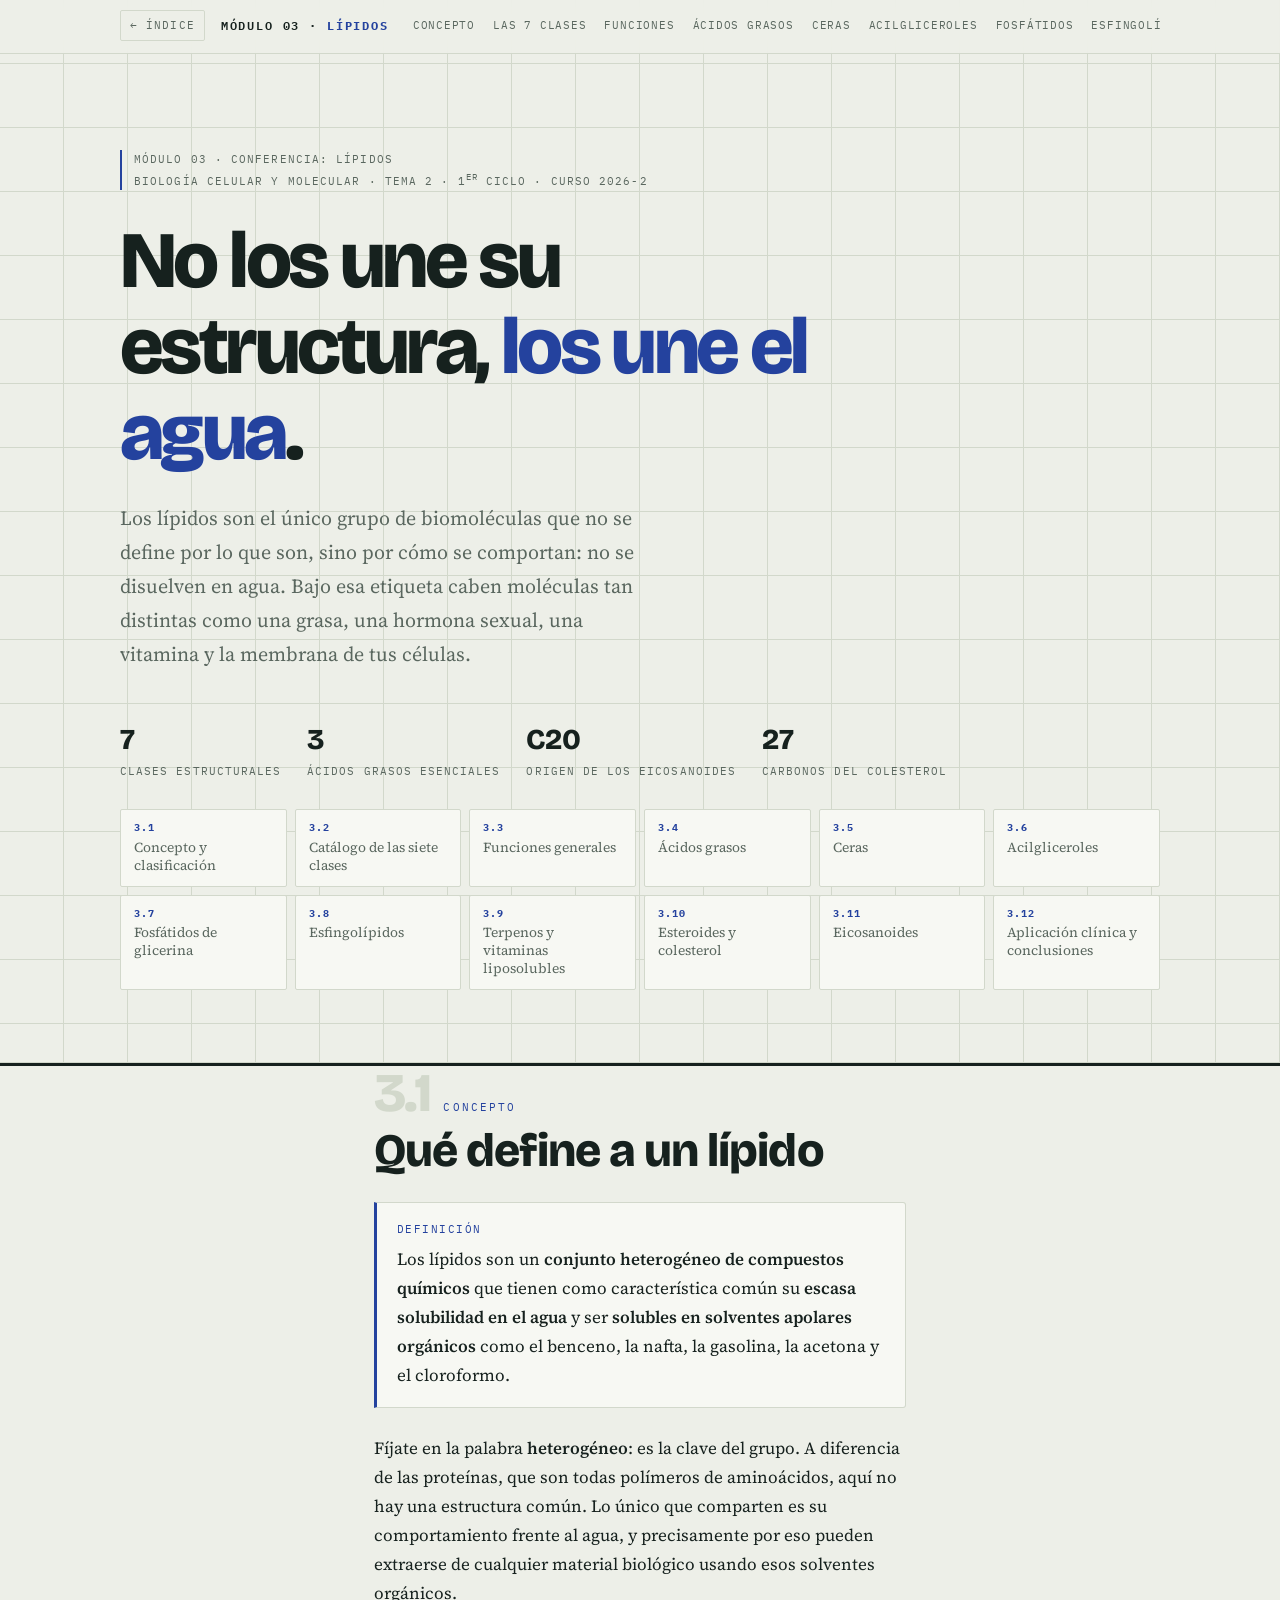
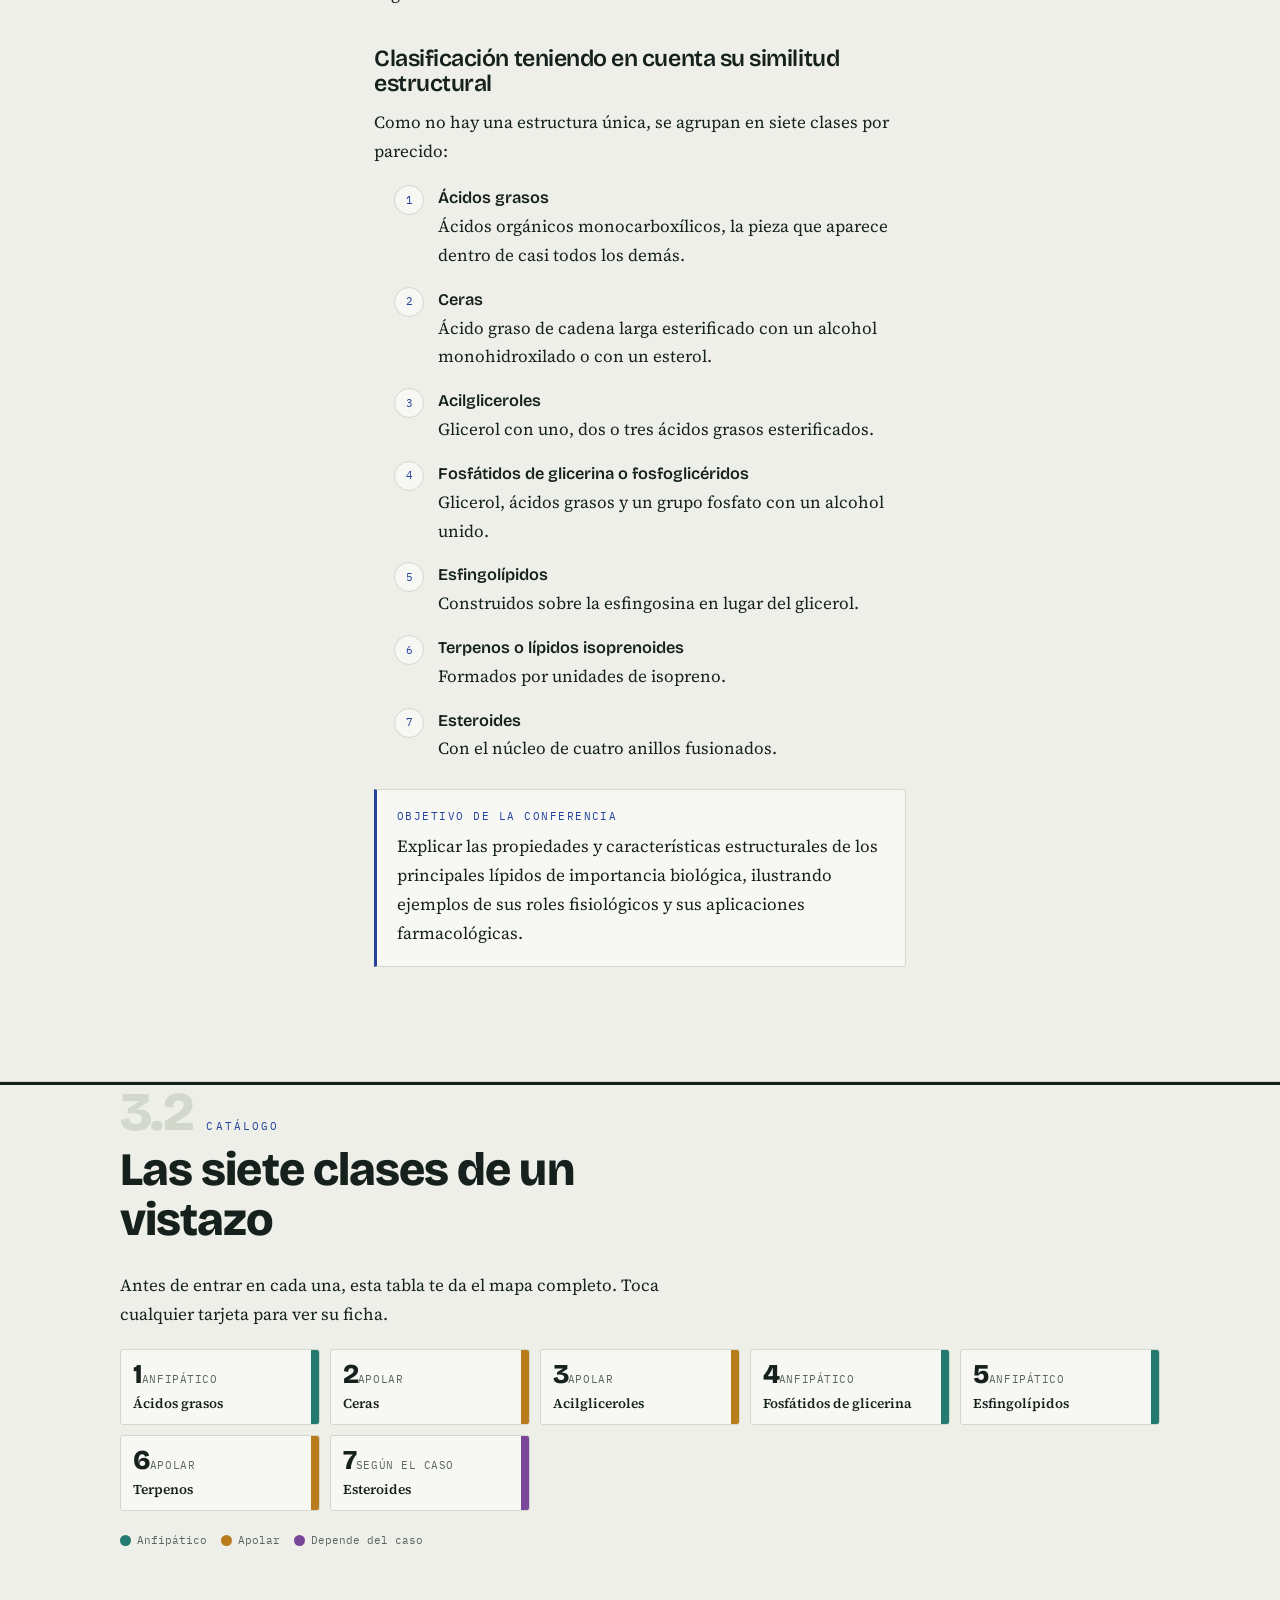
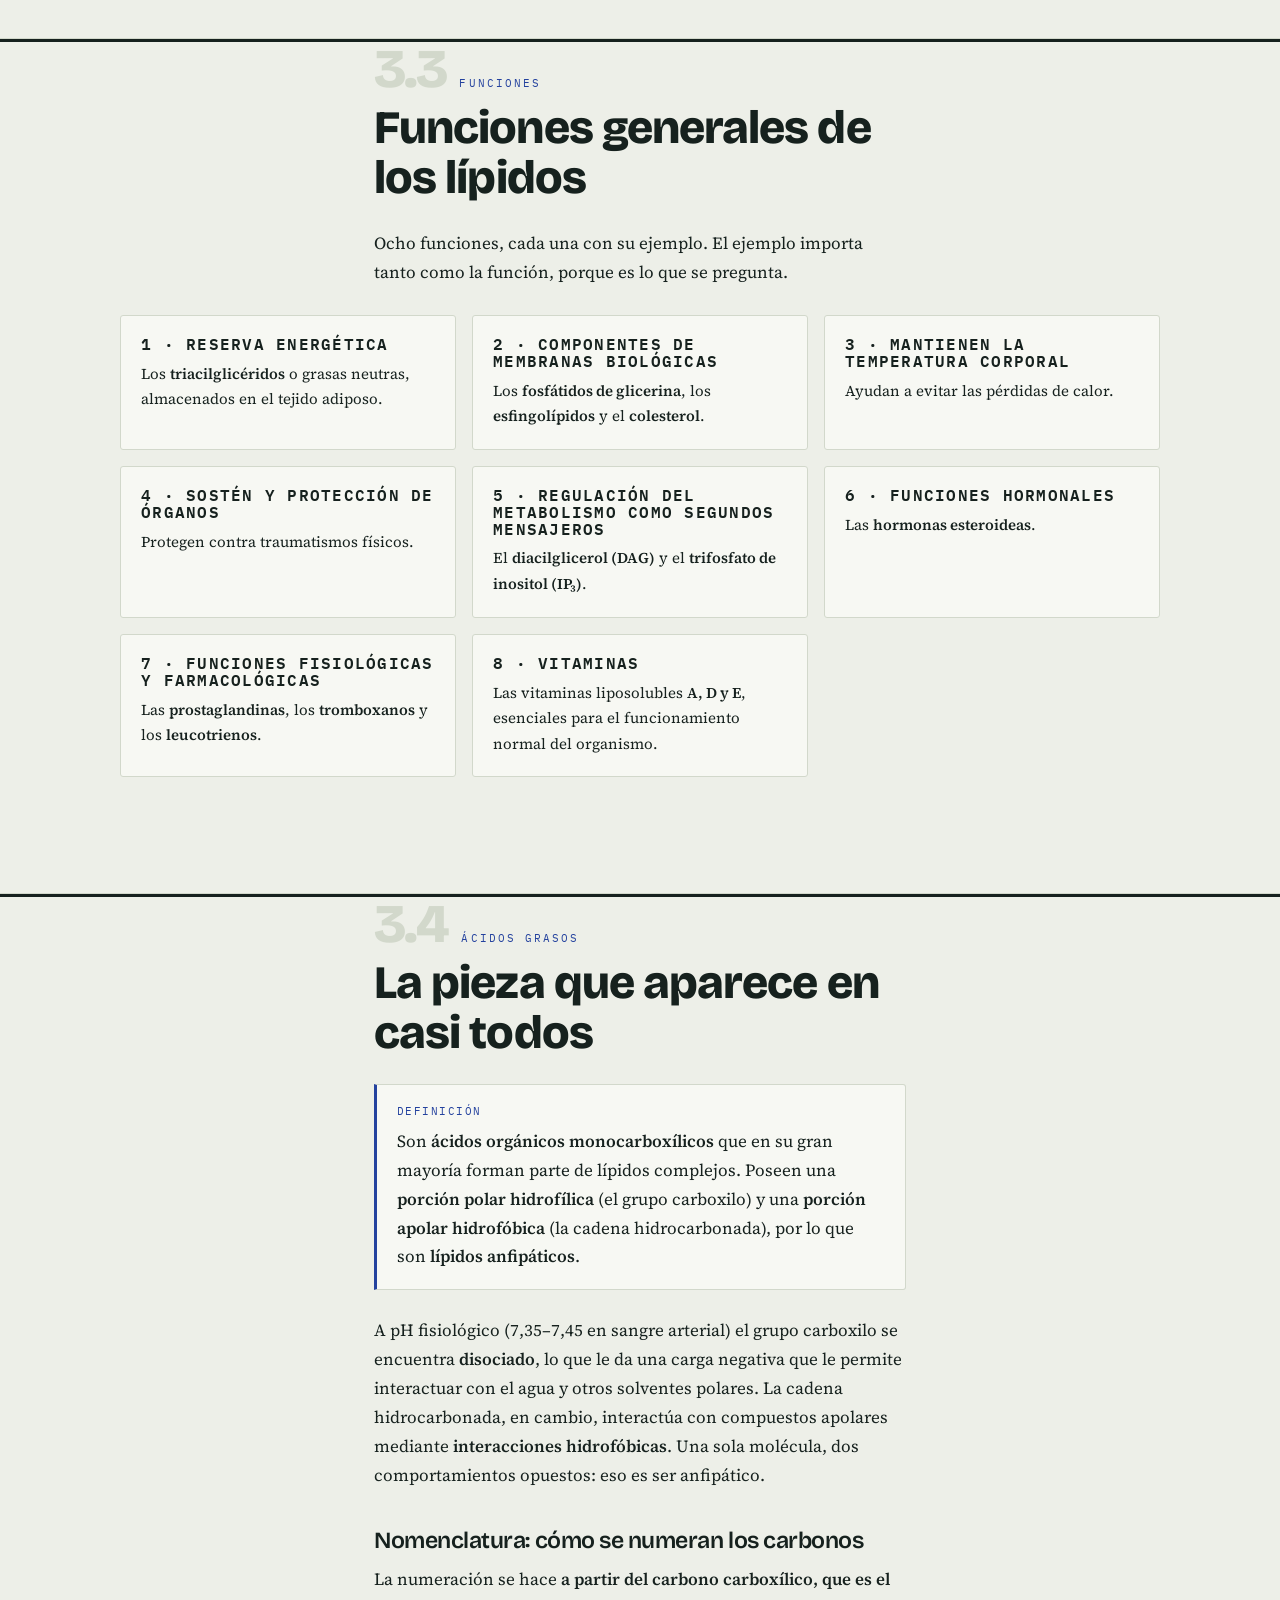
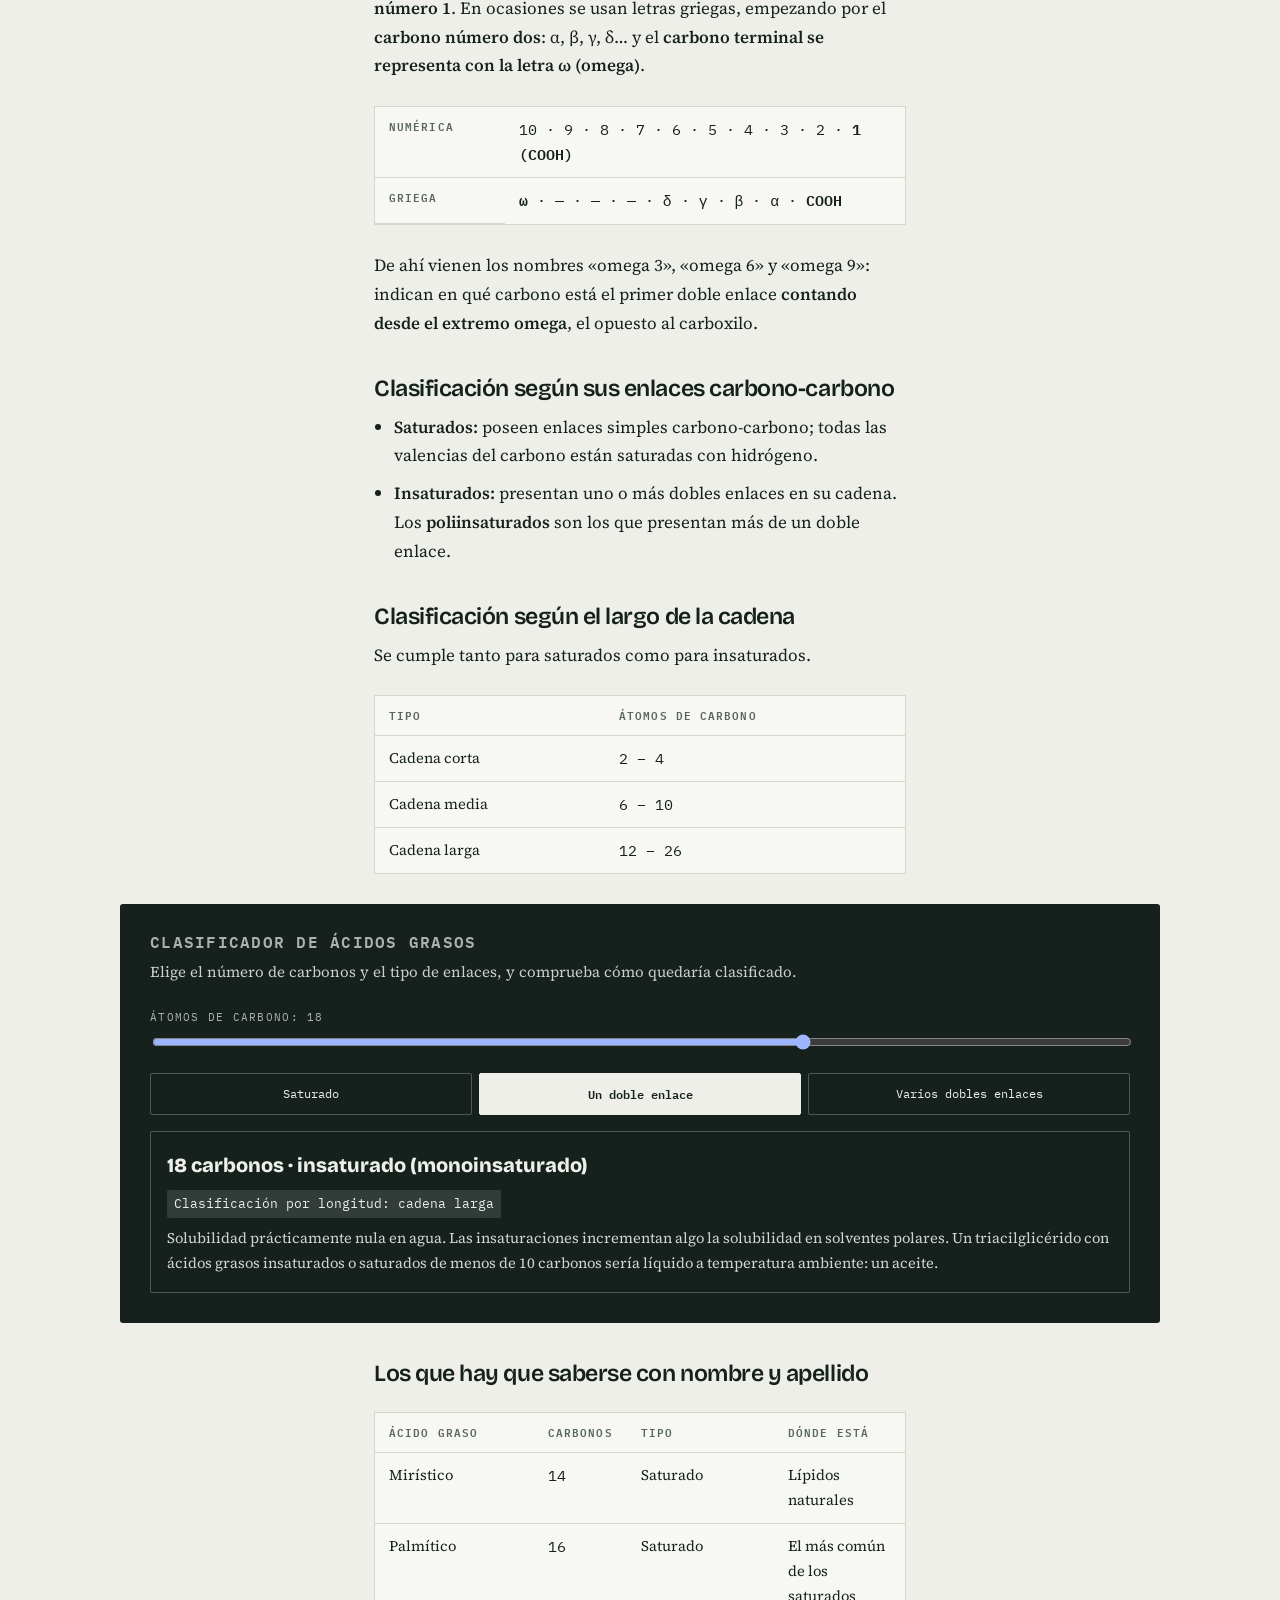
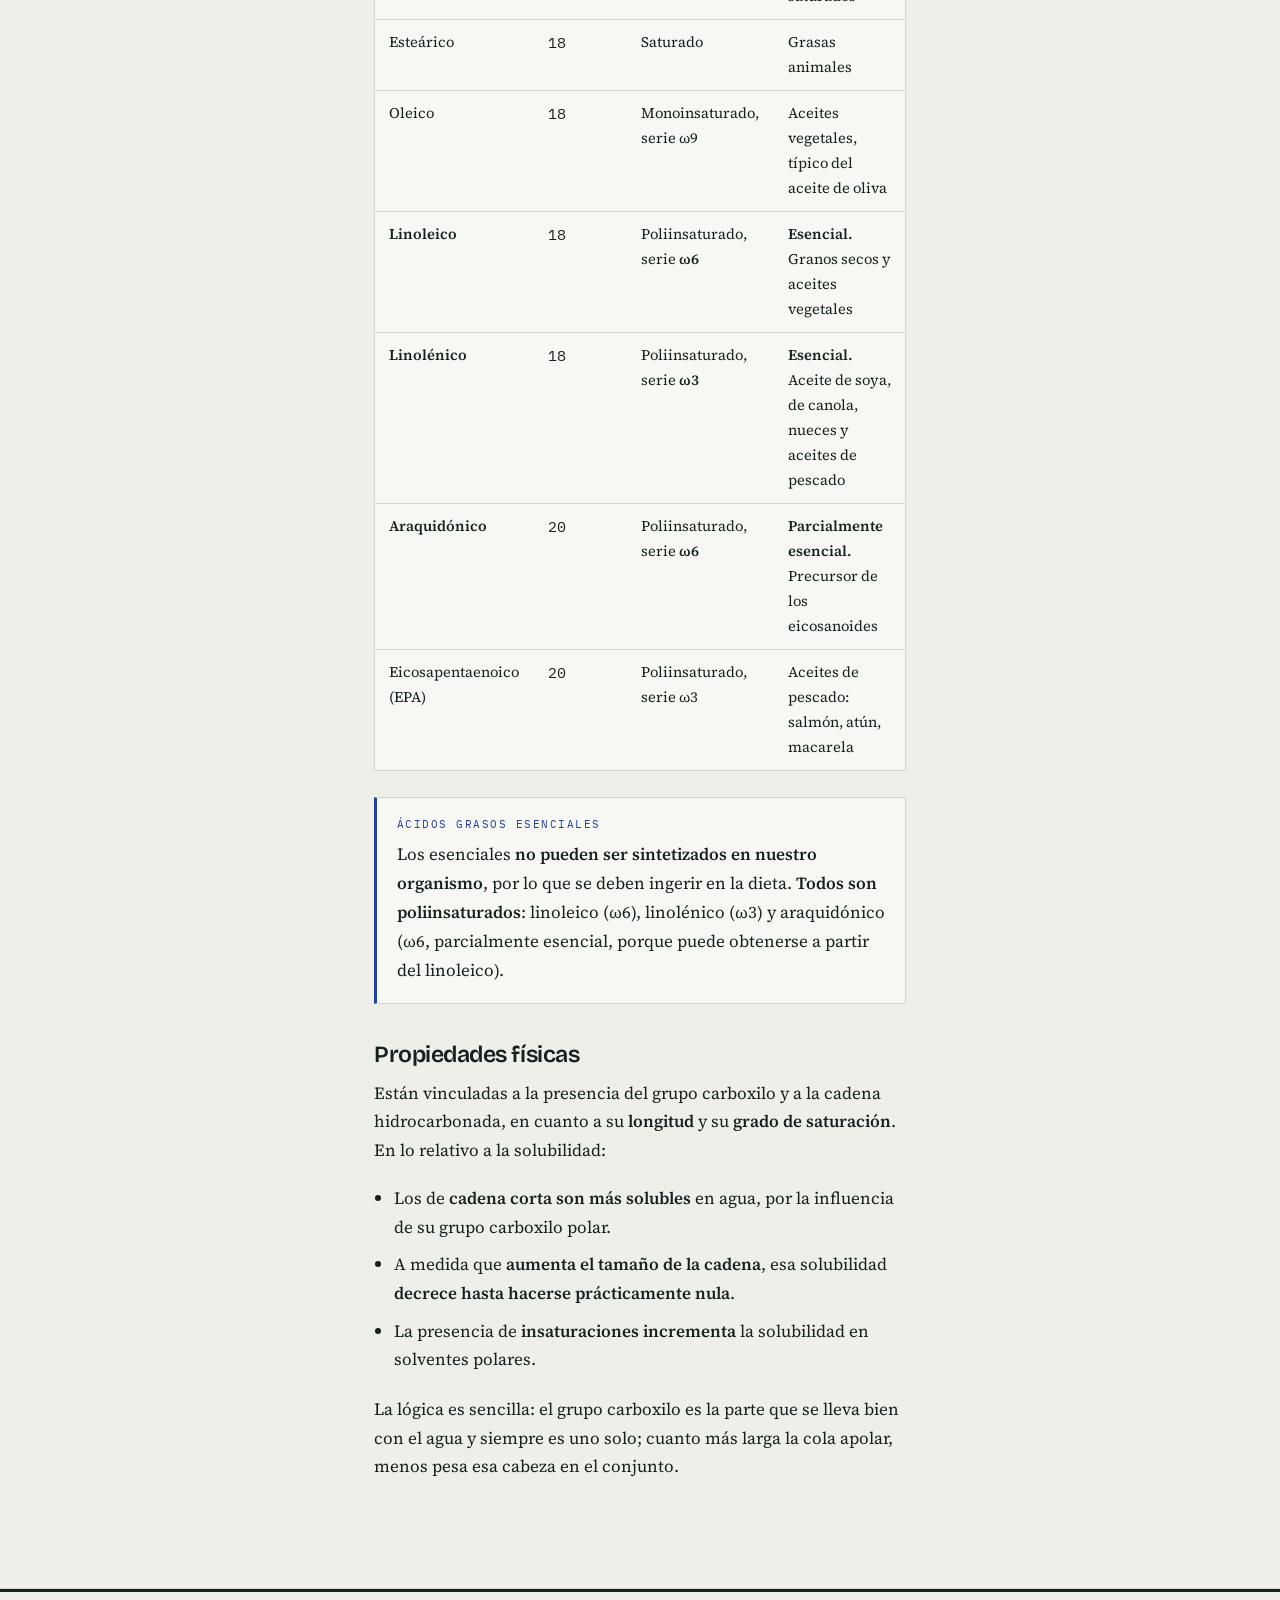
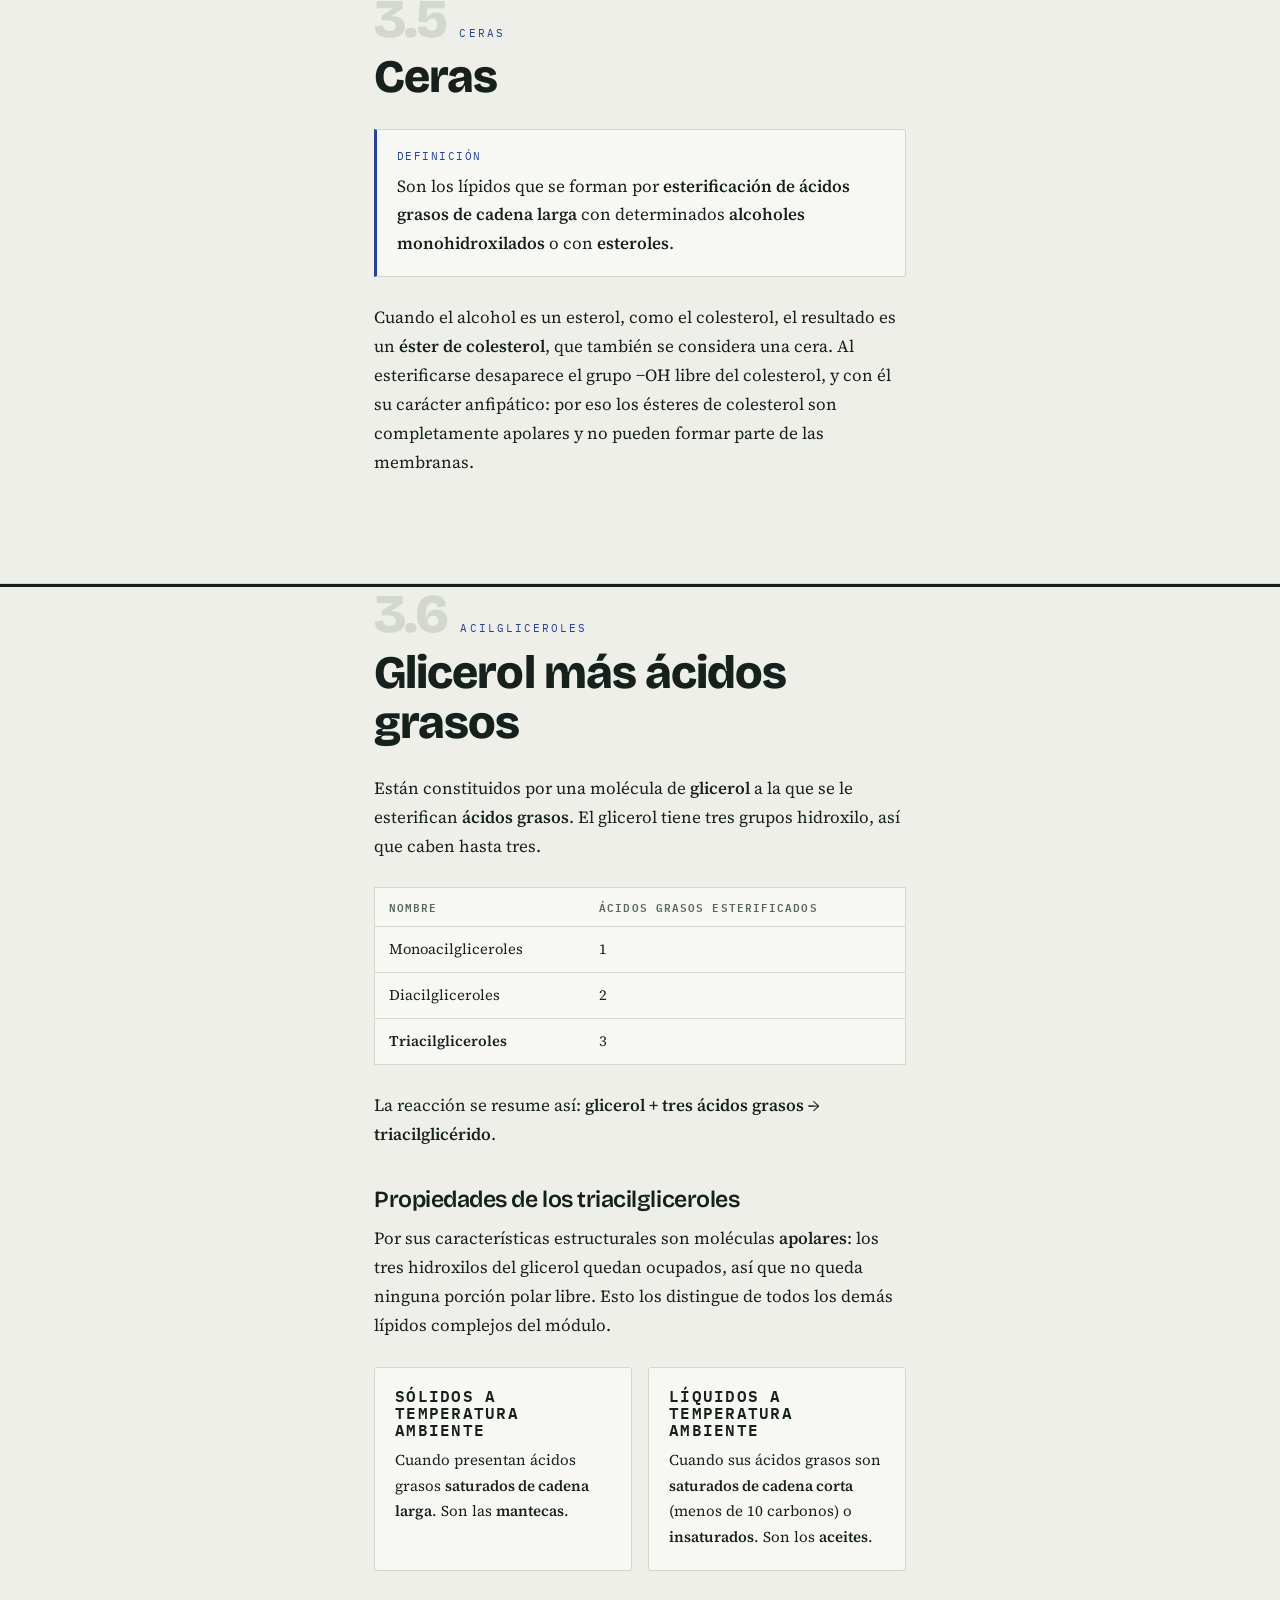
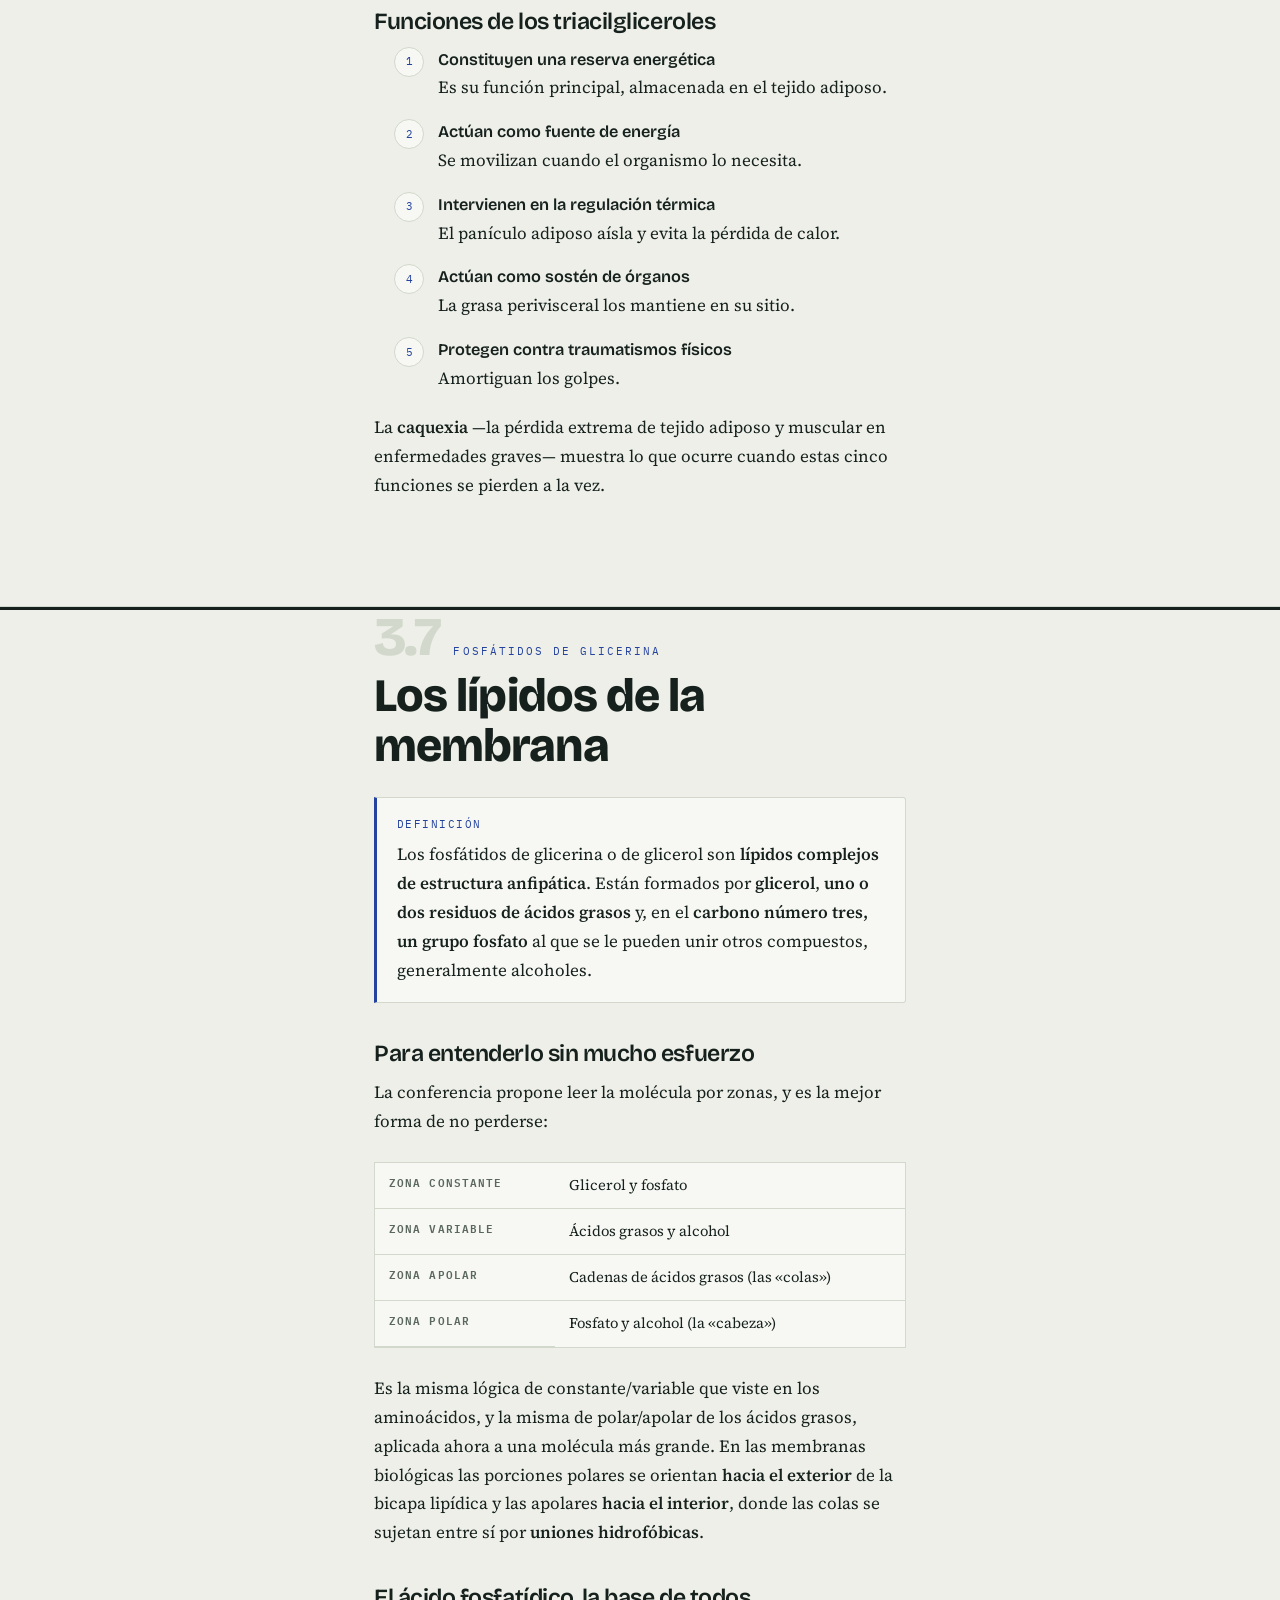
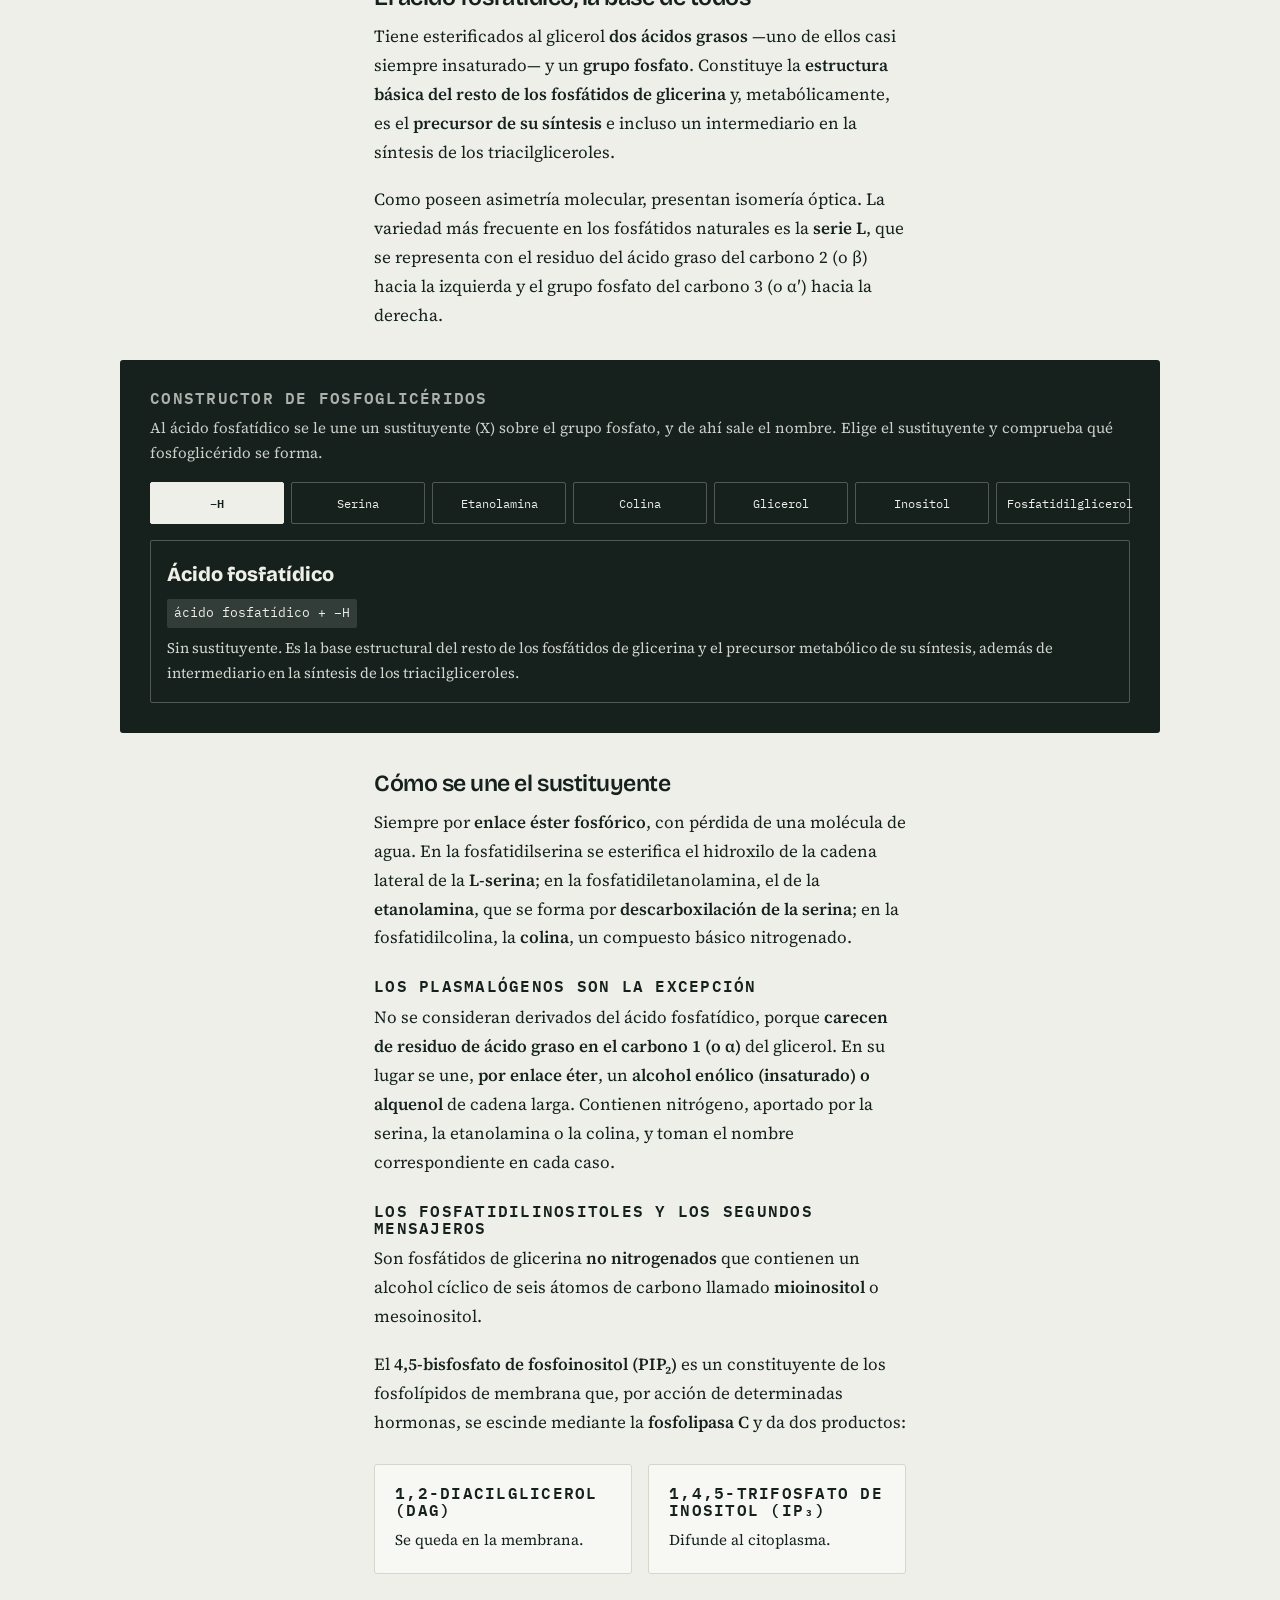
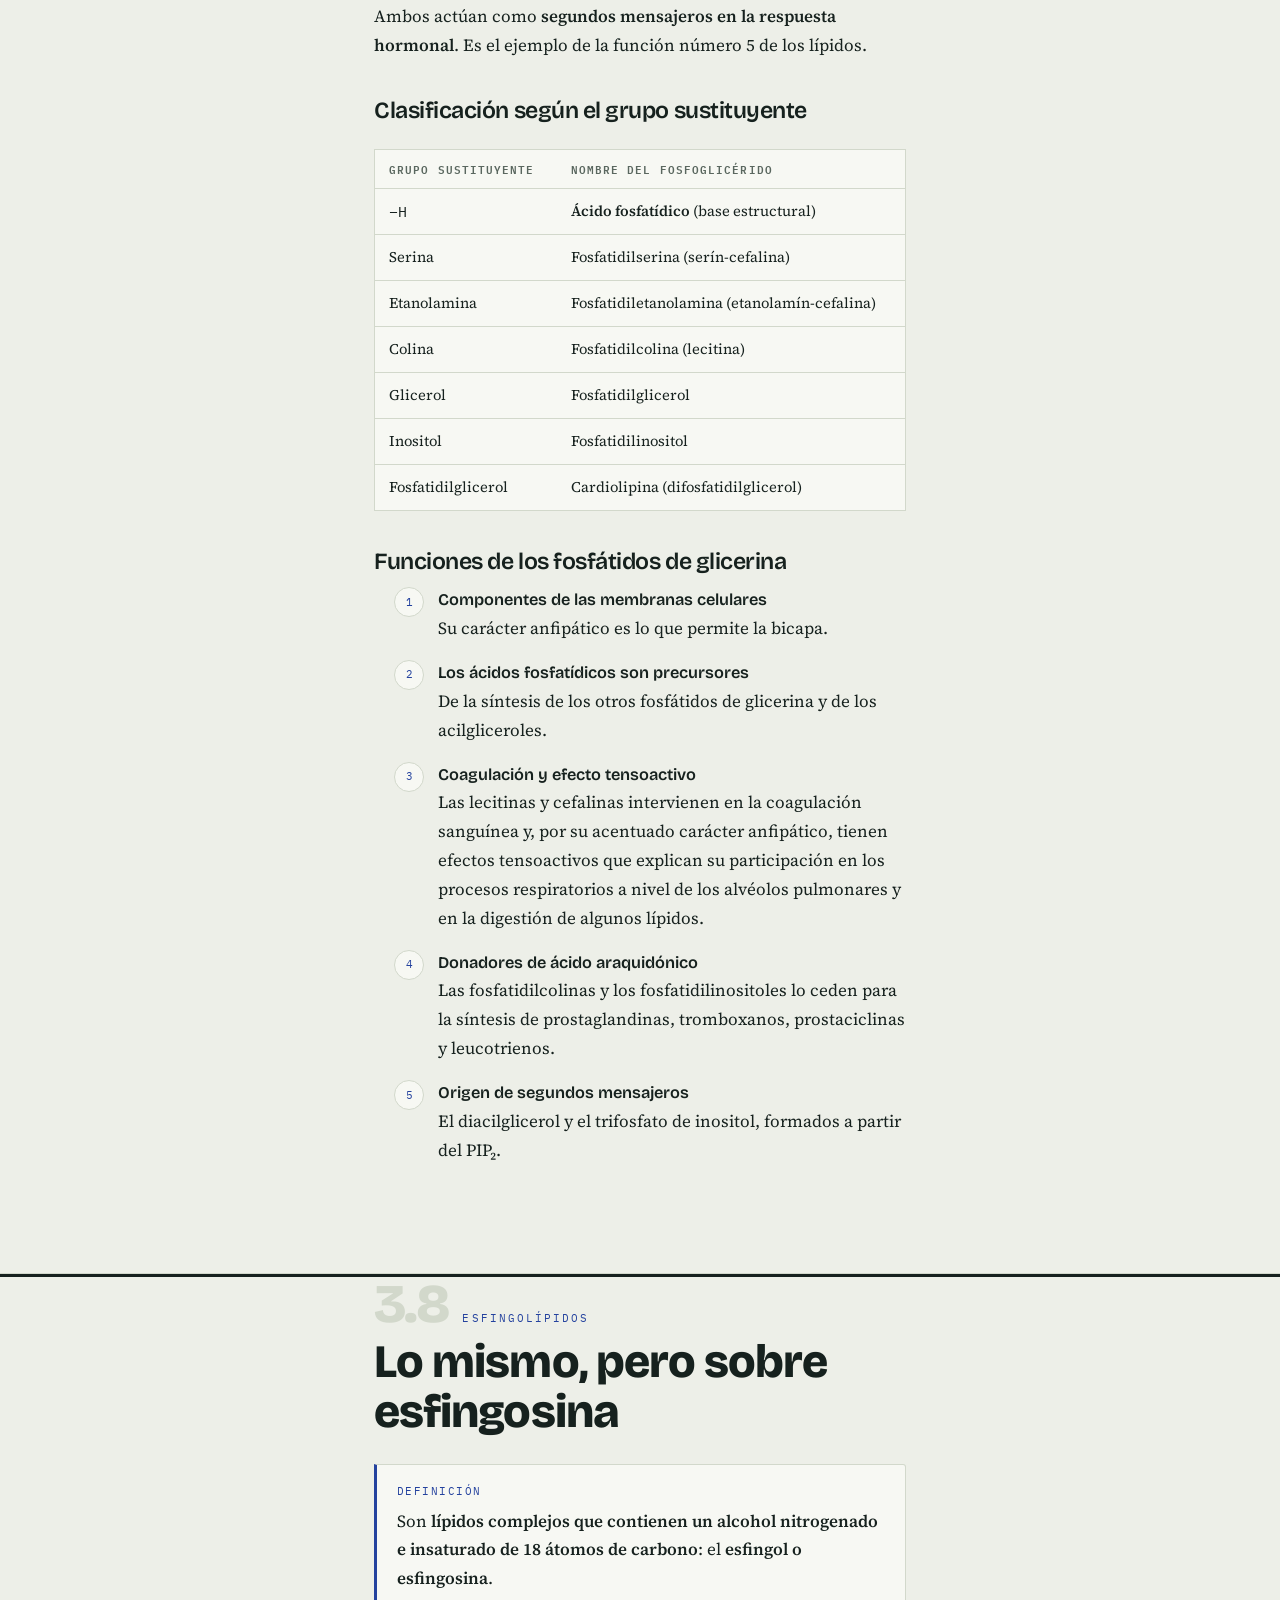
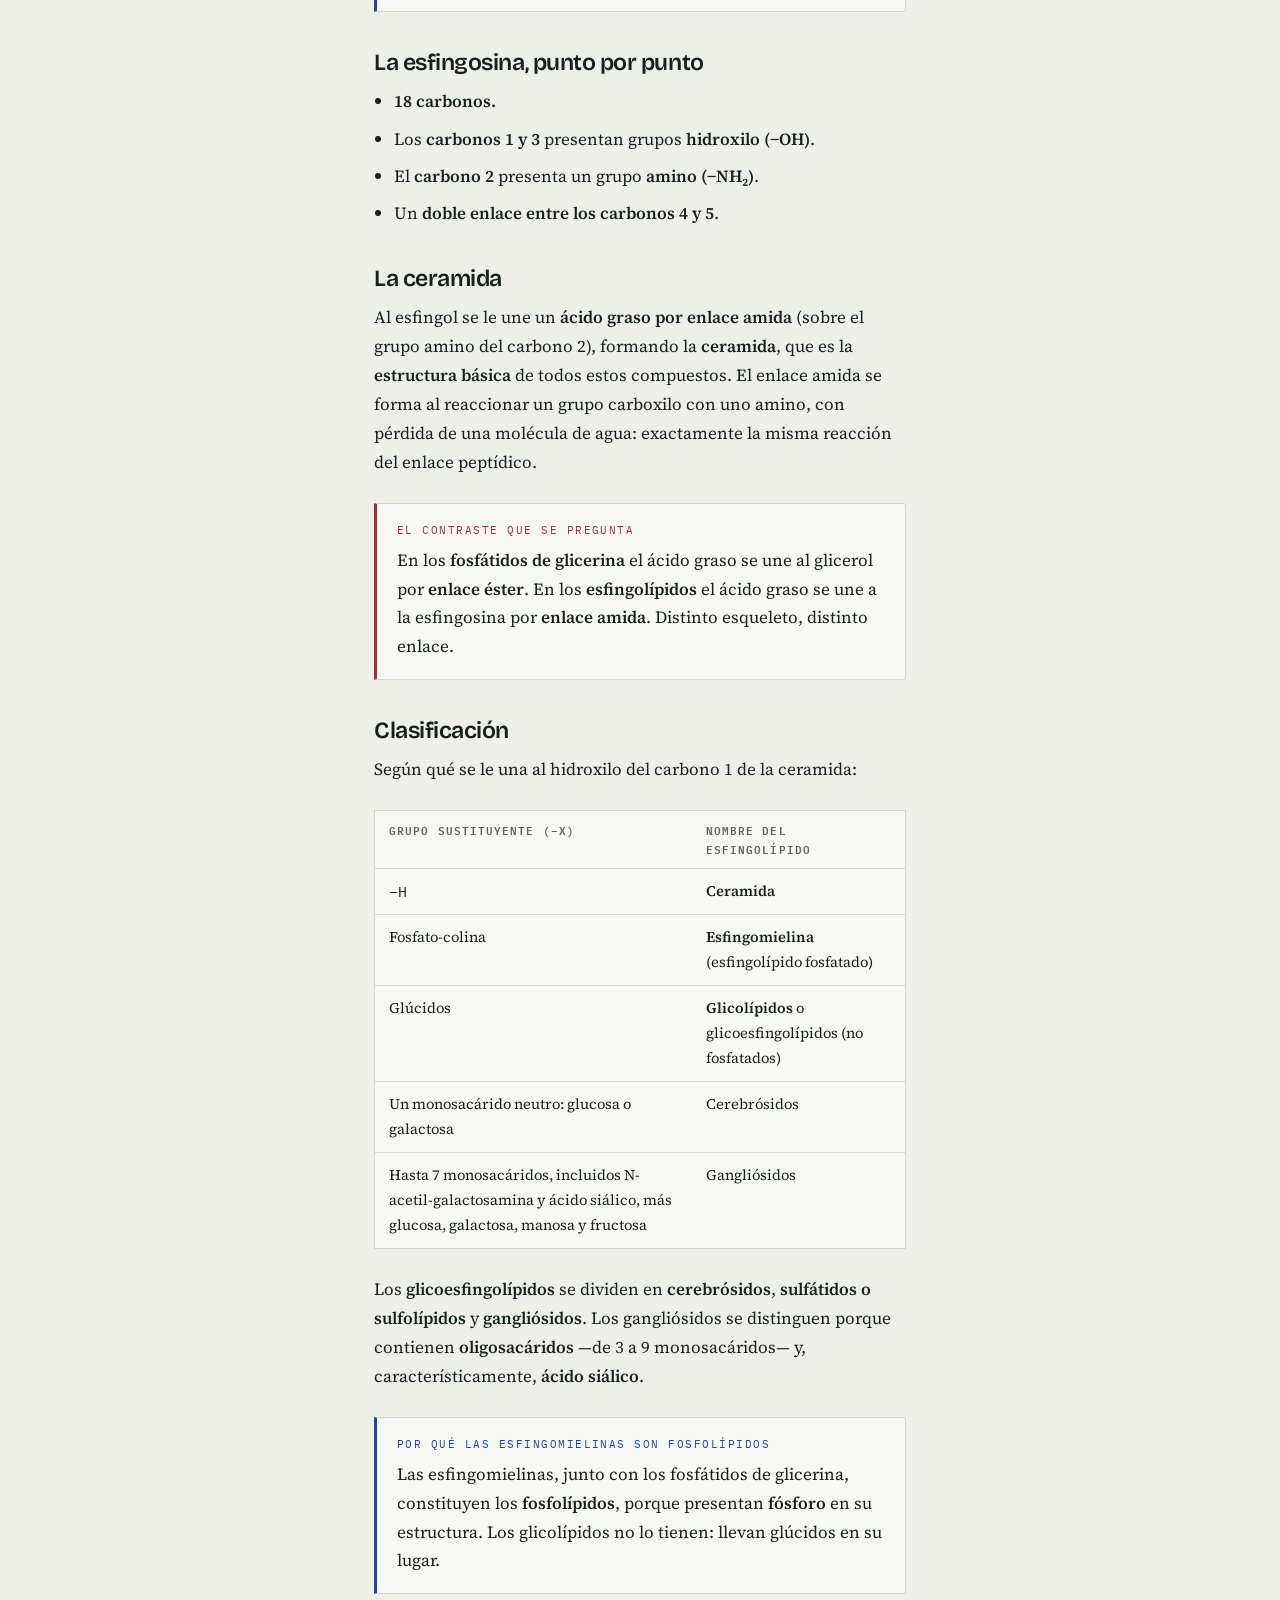
<file: modulo-3-lipidos.html>
<!DOCTYPE html>
<html lang="es">
<head>
<meta charset="UTF-8">
<meta name="viewport" content="width=device-width, initial-scale=1">
<title>Módulo 3 · Lípidos</title>
<meta name="description" content="Módulo 3: concepto y clasificación de los lípidos, ácidos grasos, ceras, acilgliceroles, fosfátidos de glicerina, esfingolípidos, terpenos, esteroides y eicosanoides.">
<link rel="preconnect" href="https://fonts.googleapis.com">
<link rel="preconnect" href="https://fonts.gstatic.com" crossorigin>
<link href="https://fonts.googleapis.com/css2?family=Bricolage+Grotesque:opsz,wght@12..96,400;12..96,600;12..96,800&family=Source+Serif+4:ital,opsz,wght@0,8..60,400;0,8..60,600;1,8..60,400&family=IBM+Plex+Mono:wght@400;500;600&display=swap" rel="stylesheet">
<link rel="stylesheet" href="estilos.css">
</head>
<body>
<header class="barra">
  <div class="barra-in">
    <a class="volver" href="index.html">← Índice</a>
    <span class="marca">Módulo 03 · <b>Lípidos</b></span>
    <nav class="indice" aria-label="Apartados">
      <a href="#concepto">Concepto</a>
      <a href="#catalogo">Las 7 clases</a>
      <a href="#funciones">Funciones</a>
      <a href="#acidos-grasos">Ácidos grasos</a>
      <a href="#ceras">Ceras</a>
      <a href="#acilgliceroles">Acilgliceroles</a>
      <a href="#fosfatidos">Fosfátidos</a>
      <a href="#esfingolipidos">Esfingolípidos</a>
      <a href="#terpenos">Terpenos</a>
      <a href="#esteroides">Esteroides</a>
      <a href="#eicosanoides">Eicosanoides</a>
      <a href="#clinica">Clínica</a>
      <a href="#examen">Examen</a>
    </nav>
  </div>
  <div class="progreso" id="progreso"></div>
</header>

<div class="hero">
  <div class="contenedor">
    <p class="credito">Módulo 03 · Conferencia: Lípidos<br>Biología Celular y Molecular · Tema 2 · 1<sup>er</sup> ciclo · Curso 2026-2</p>
    <h1 style="max-width:15ch">No los une su estructura, <em>los une el agua</em>.</h1>
    <p class="entrada" style="max-width:52ch">Los lípidos son el único grupo de biomoléculas que no se define por lo que son, sino por cómo se comportan: no se disuelven en agua. Bajo esa etiqueta caben moléculas tan distintas como una grasa, una hormona sexual, una vitamina y la membrana de tus células.</p>
    <div class="hero-datos">
      <div class="dato"><b>7</b><span>clases estructurales</span></div>
      <div class="dato"><b>3</b><span>ácidos grasos esenciales</span></div>
      <div class="dato"><b>C20</b><span>origen de los eicosanoides</span></div>
      <div class="dato"><b>27</b><span>carbonos del colesterol</span></div>
    </div>
    <div class="mapa">
      <a href="#concepto"><b>3.1</b>Concepto y clasificación</a>
      <a href="#catalogo"><b>3.2</b>Catálogo de las siete clases</a>
      <a href="#funciones"><b>3.3</b>Funciones generales</a>
      <a href="#acidos-grasos"><b>3.4</b>Ácidos grasos</a>
      <a href="#ceras"><b>3.5</b>Ceras</a>
      <a href="#acilgliceroles"><b>3.6</b>Acilgliceroles</a>
      <a href="#fosfatidos"><b>3.7</b>Fosfátidos de glicerina</a>
      <a href="#esfingolipidos"><b>3.8</b>Esfingolípidos</a>
      <a href="#terpenos"><b>3.9</b>Terpenos y vitaminas liposolubles</a>
      <a href="#esteroides"><b>3.10</b>Esteroides y colesterol</a>
      <a href="#eicosanoides"><b>3.11</b>Eicosanoides</a>
      <a href="#clinica"><b>3.12</b>Aplicación clínica y conclusiones</a>
    </div>
  </div>
</div>

<main class="lienzo">

<section id="concepto" class="submod">
  <div class="contenedor prosa">
    <div class="submod-cab"><span class="n">3.1</span><span class="rotulo" style="margin:0">Concepto</span></div>
    <h2>Qué define a un lípido</h2>
    <div class="nota">
      <span class="etq">Definición</span>
      <p>Los lípidos son un <strong>conjunto heterogéneo de compuestos químicos</strong> que tienen como característica común su <strong>escasa solubilidad en el agua</strong> y ser <strong>solubles en solventes apolares orgánicos</strong> como el benceno, la nafta, la gasolina, la acetona y el cloroformo.</p>
    </div>
    <p>Fíjate en la palabra <strong>heterogéneo</strong>: es la clave del grupo. A diferencia de las proteínas, que son todas polímeros de aminoácidos, aquí no hay una estructura común. Lo único que comparten es su comportamiento frente al agua, y precisamente por eso pueden extraerse de cualquier material biológico usando esos solventes orgánicos.</p>
    <h3>Clasificación teniendo en cuenta su similitud estructural</h3>
    <p>Como no hay una estructura única, se agrupan en siete clases por parecido:</p>
    <ol class="lista-num">
      <li><b>Ácidos grasos</b>Ácidos orgánicos monocarboxílicos, la pieza que aparece dentro de casi todos los demás.</li>
      <li><b>Ceras</b>Ácido graso de cadena larga esterificado con un alcohol monohidroxilado o con un esterol.</li>
      <li><b>Acilgliceroles</b>Glicerol con uno, dos o tres ácidos grasos esterificados.</li>
      <li><b>Fosfátidos de glicerina o fosfoglicéridos</b>Glicerol, ácidos grasos y un grupo fosfato con un alcohol unido.</li>
      <li><b>Esfingolípidos</b>Construidos sobre la esfingosina en lugar del glicerol.</li>
      <li><b>Terpenos o lípidos isoprenoides</b>Formados por unidades de isopreno.</li>
      <li><b>Esteroides</b>Con el núcleo de cuatro anillos fusionados.</li>
    </ol>
    <div class="nota">
      <span class="etq">Objetivo de la conferencia</span>
      <p>Explicar las propiedades y características estructurales de los principales lípidos de importancia biológica, ilustrando ejemplos de sus roles fisiológicos y sus aplicaciones farmacológicas.</p>
    </div>
  </div>
</section>

<section id="catalogo" class="submod">
  <div class="contenedor">
    <div class="prosa">
      <div class="submod-cab"><span class="n">3.2</span><span class="rotulo" style="margin:0">Catálogo</span></div>
      <h2>Las siete clases de un vistazo</h2>
      <p>Antes de entrar en cada una, esta tabla te da el mapa completo. Toca cualquier tarjeta para ver su ficha.</p>
    </div>
    <div class="tablero" id="tablero-lipidos" style="grid-template-columns:repeat(auto-fill,minmax(180px,1fr))"></div>
    <div class="leyenda">
      <span><i class="punto" style="background:var(--polar)"></i> Anfipático</span>
      <span><i class="punto" style="background:var(--hidro)"></i> Apolar</span>
      <span><i class="punto" style="background:var(--especial)"></i> Depende del caso</span>
    </div>
  </div>
</section>

<section id="funciones" class="submod">
  <div class="contenedor prosa">
    <div class="submod-cab"><span class="n">3.3</span><span class="rotulo" style="margin:0">Funciones</span></div>
    <h2>Funciones generales de los lípidos</h2>
    <p>Ocho funciones, cada una con su ejemplo. El ejemplo importa tanto como la función, porque es lo que se pregunta.</p>
  </div>
  <div class="contenedor">
    <div class="rejilla c2">
      <div class="tarjeta"><h4>1 · Reserva energética</h4><p>Los <strong>triacilglicéridos</strong> o grasas neutras, almacenados en el tejido adiposo.</p></div>
      <div class="tarjeta"><h4>2 · Componentes de membranas biológicas</h4><p>Los <strong>fosfátidos de glicerina</strong>, los <strong>esfingolípidos</strong> y el <strong>colesterol</strong>.</p></div>
      <div class="tarjeta"><h4>3 · Mantienen la temperatura corporal</h4><p>Ayudan a evitar las pérdidas de calor.</p></div>
      <div class="tarjeta"><h4>4 · Sostén y protección de órganos</h4><p>Protegen contra traumatismos físicos.</p></div>
      <div class="tarjeta"><h4>5 · Regulación del metabolismo como segundos mensajeros</h4><p>El <strong>diacilglicerol (DAG)</strong> y el <strong>trifosfato de inositol (IP₃)</strong>.</p></div>
      <div class="tarjeta"><h4>6 · Funciones hormonales</h4><p>Las <strong>hormonas esteroideas</strong>.</p></div>
      <div class="tarjeta"><h4>7 · Funciones fisiológicas y farmacológicas</h4><p>Las <strong>prostaglandinas</strong>, los <strong>tromboxanos</strong> y los <strong>leucotrienos</strong>.</p></div>
      <div class="tarjeta"><h4>8 · Vitaminas</h4><p>Las vitaminas liposolubles <strong>A, D y E</strong>, esenciales para el funcionamiento normal del organismo.</p></div>
    </div>
  </div>
</section>

<section id="acidos-grasos" class="submod">
  <div class="contenedor prosa">
    <div class="submod-cab"><span class="n">3.4</span><span class="rotulo" style="margin:0">Ácidos grasos</span></div>
    <h2>La pieza que aparece en casi todos</h2>
    <div class="nota">
      <span class="etq">Definición</span>
      <p>Son <strong>ácidos orgánicos monocarboxílicos</strong> que en su gran mayoría forman parte de lípidos complejos. Poseen una <strong>porción polar hidrofílica</strong> (el grupo carboxilo) y una <strong>porción apolar hidrofóbica</strong> (la cadena hidrocarbonada), por lo que son <strong>lípidos anfipáticos</strong>.</p>
    </div>
    <p>A pH fisiológico (7,35–7,45 en sangre arterial) el grupo carboxilo se encuentra <strong>disociado</strong>, lo que le da una carga negativa que le permite interactuar con el agua y otros solventes polares. La cadena hidrocarbonada, en cambio, interactúa con compuestos apolares mediante <strong>interacciones hidrofóbicas</strong>. Una sola molécula, dos comportamientos opuestos: eso es ser anfipático.</p>

    <h3>Nomenclatura: cómo se numeran los carbonos</h3>
    <p>La numeración se hace <strong>a partir del carbono carboxílico, que es el número 1</strong>. En ocasiones se usan letras griegas, empezando por el <strong>carbono número dos</strong>: α, β, γ, δ… y el <strong>carbono terminal se representa con la letra ω (omega)</strong>.</p>
    <div class="tabla-envoltura">
      <table>
        <tbody>
          <tr><th style="width:130px">Numérica</th><td class="mono">10 · 9 · 8 · 7 · 6 · 5 · 4 · 3 · 2 · <strong>1 (COOH)</strong></td></tr>
          <tr><th>Griega</th><td class="mono"><strong>ω</strong> · — · — · — · δ · γ · β · α · <strong>COOH</strong></td></tr>
        </tbody>
      </table>
    </div>
    <p>De ahí vienen los nombres «omega 3», «omega 6» y «omega 9»: indican en qué carbono está el primer doble enlace <strong>contando desde el extremo omega</strong>, el opuesto al carboxilo.</p>

    <h3>Clasificación según sus enlaces carbono-carbono</h3>
    <ul>
      <li><strong>Saturados:</strong> poseen enlaces simples carbono-carbono; todas las valencias del carbono están saturadas con hidrógeno.</li>
      <li><strong>Insaturados:</strong> presentan uno o más dobles enlaces en su cadena. Los <strong>poliinsaturados</strong> son los que presentan más de un doble enlace.</li>
    </ul>

    <h3>Clasificación según el largo de la cadena</h3>
    <p>Se cumple tanto para saturados como para insaturados.</p>
    <div class="tabla-envoltura">
      <table>
        <thead><tr><th>Tipo</th><th>Átomos de carbono</th></tr></thead>
        <tbody>
          <tr><td>Cadena corta</td><td class="mono">2 – 4</td></tr>
          <tr><td>Cadena media</td><td class="mono">6 – 10</td></tr>
          <tr><td>Cadena larga</td><td class="mono">12 – 26</td></tr>
        </tbody>
      </table>
    </div>
  </div>
  <div class="contenedor">
    <div class="laboratorio">
      <h4>Clasificador de ácidos grasos</h4>
      <p style="opacity:.85">Elige el número de carbonos y el tipo de enlaces, y comprueba cómo quedaría clasificado.</p>
      <label for="ag-c" style="font-family:var(--mono);font-size:.66rem;letter-spacing:.12em;text-transform:uppercase;opacity:.7">Átomos de carbono: <span id="ag-c-v">18</span></label>
      <input type="range" id="ag-c" min="2" max="26" step="1" value="18">
      <div class="constructor" style="margin-top:14px">
        <button class="opcx" data-sat="sat" aria-pressed="false">Saturado</button>
        <button class="opcx" data-sat="mono" aria-pressed="true">Un doble enlace</button>
        <button class="opcx" data-sat="poli" aria-pressed="false">Varios dobles enlaces</button>
      </div>
      <div class="veredicto" id="ag-out" aria-live="polite"></div>
    </div>
  </div>
  <div class="contenedor prosa">
    <h3>Los que hay que saberse con nombre y apellido</h3>
    <div class="tabla-envoltura">
      <table>
        <thead><tr><th>Ácido graso</th><th>Carbonos</th><th>Tipo</th><th>Dónde está</th></tr></thead>
        <tbody>
          <tr><td>Mirístico</td><td class="mono">14</td><td>Saturado</td><td>Lípidos naturales</td></tr>
          <tr><td>Palmítico</td><td class="mono">16</td><td>Saturado</td><td>El más común de los saturados</td></tr>
          <tr><td>Esteárico</td><td class="mono">18</td><td>Saturado</td><td>Grasas animales</td></tr>
          <tr><td>Oleico</td><td class="mono">18</td><td>Monoinsaturado, serie ω9</td><td>Aceites vegetales, típico del aceite de oliva</td></tr>
          <tr><td><strong>Linoleico</strong></td><td class="mono">18</td><td>Poliinsaturado, serie <strong>ω6</strong></td><td><strong>Esencial.</strong> Granos secos y aceites vegetales</td></tr>
          <tr><td><strong>Linolénico</strong></td><td class="mono">18</td><td>Poliinsaturado, serie <strong>ω3</strong></td><td><strong>Esencial.</strong> Aceite de soya, de canola, nueces y aceites de pescado</td></tr>
          <tr><td><strong>Araquidónico</strong></td><td class="mono">20</td><td>Poliinsaturado, serie <strong>ω6</strong></td><td><strong>Parcialmente esencial.</strong> Precursor de los eicosanoides</td></tr>
          <tr><td>Eicosapentaenoico (EPA)</td><td class="mono">20</td><td>Poliinsaturado, serie ω3</td><td>Aceites de pescado: salmón, atún, macarela</td></tr>
        </tbody>
      </table>
    </div>
    <div class="nota">
      <span class="etq">Ácidos grasos esenciales</span>
      <p>Los esenciales <strong>no pueden ser sintetizados en nuestro organismo</strong>, por lo que se deben ingerir en la dieta. <strong>Todos son poliinsaturados</strong>: linoleico (ω6), linolénico (ω3) y araquidónico (ω6, parcialmente esencial, porque puede obtenerse a partir del linoleico).</p>
    </div>

    <h3>Propiedades físicas</h3>
    <p>Están vinculadas a la presencia del grupo carboxilo y a la cadena hidrocarbonada, en cuanto a su <strong>longitud</strong> y su <strong>grado de saturación</strong>. En lo relativo a la solubilidad:</p>
    <ul>
      <li>Los de <strong>cadena corta son más solubles</strong> en agua, por la influencia de su grupo carboxilo polar.</li>
      <li>A medida que <strong>aumenta el tamaño de la cadena</strong>, esa solubilidad <strong>decrece hasta hacerse prácticamente nula</strong>.</li>
      <li>La presencia de <strong>insaturaciones incrementa</strong> la solubilidad en solventes polares.</li>
    </ul>
    <p>La lógica es sencilla: el grupo carboxilo es la parte que se lleva bien con el agua y siempre es uno solo; cuanto más larga la cola apolar, menos pesa esa cabeza en el conjunto.</p>
  </div>
</section>

<section id="ceras" class="submod">
  <div class="contenedor prosa">
    <div class="submod-cab"><span class="n">3.5</span><span class="rotulo" style="margin:0">Ceras</span></div>
    <h2>Ceras</h2>
    <div class="nota">
      <span class="etq">Definición</span>
      <p>Son los lípidos que se forman por <strong>esterificación de ácidos grasos de cadena larga</strong> con determinados <strong>alcoholes monohidroxilados</strong> o con <strong>esteroles</strong>.</p>
    </div>
    <p>Cuando el alcohol es un esterol, como el colesterol, el resultado es un <strong>éster de colesterol</strong>, que también se considera una cera. Al esterificarse desaparece el grupo −OH libre del colesterol, y con él su carácter anfipático: por eso los ésteres de colesterol son completamente apolares y no pueden formar parte de las membranas.</p>
  </div>
</section>

<section id="acilgliceroles" class="submod">
  <div class="contenedor prosa">
    <div class="submod-cab"><span class="n">3.6</span><span class="rotulo" style="margin:0">Acilgliceroles</span></div>
    <h2>Glicerol más ácidos grasos</h2>
    <p>Están constituidos por una molécula de <strong>glicerol</strong> a la que se le esterifican <strong>ácidos grasos</strong>. El glicerol tiene tres grupos hidroxilo, así que caben hasta tres.</p>
    <div class="tabla-envoltura">
      <table>
        <thead><tr><th>Nombre</th><th>Ácidos grasos esterificados</th></tr></thead>
        <tbody>
          <tr><td>Monoacilgliceroles</td><td>1</td></tr>
          <tr><td>Diacilgliceroles</td><td>2</td></tr>
          <tr><td><strong>Triacilgliceroles</strong></td><td>3</td></tr>
        </tbody>
      </table>
    </div>
    <p>La reacción se resume así: <strong>glicerol + tres ácidos grasos → triacilglicérido</strong>.</p>

    <h3>Propiedades de los triacilgliceroles</h3>
    <p>Por sus características estructurales son moléculas <strong>apolares</strong>: los tres hidroxilos del glicerol quedan ocupados, así que no queda ninguna porción polar libre. Esto los distingue de todos los demás lípidos complejos del módulo.</p>
    <div class="rejilla c2">
      <div class="tarjeta"><h4>Sólidos a temperatura ambiente</h4><p>Cuando presentan ácidos grasos <strong>saturados de cadena larga</strong>. Son las <strong>mantecas</strong>.</p></div>
      <div class="tarjeta"><h4>Líquidos a temperatura ambiente</h4><p>Cuando sus ácidos grasos son <strong>saturados de cadena corta</strong> (menos de 10 carbonos) o <strong>insaturados</strong>. Son los <strong>aceites</strong>.</p></div>
    </div>
    <h3>Funciones de los triacilgliceroles</h3>
    <ol class="lista-num">
      <li><b>Constituyen una reserva energética</b>Es su función principal, almacenada en el tejido adiposo.</li>
      <li><b>Actúan como fuente de energía</b>Se movilizan cuando el organismo lo necesita.</li>
      <li><b>Intervienen en la regulación térmica</b>El panículo adiposo aísla y evita la pérdida de calor.</li>
      <li><b>Actúan como sostén de órganos</b>La grasa perivisceral los mantiene en su sitio.</li>
      <li><b>Protegen contra traumatismos físicos</b>Amortiguan los golpes.</li>
    </ol>
    <p>La <strong>caquexia</strong> —la pérdida extrema de tejido adiposo y muscular en enfermedades graves— muestra lo que ocurre cuando estas cinco funciones se pierden a la vez.</p>
  </div>
</section>

<section id="fosfatidos" class="submod">
  <div class="contenedor prosa">
    <div class="submod-cab"><span class="n">3.7</span><span class="rotulo" style="margin:0">Fosfátidos de glicerina</span></div>
    <h2>Los lípidos de la membrana</h2>
    <div class="nota">
      <span class="etq">Definición</span>
      <p>Los fosfátidos de glicerina o de glicerol son <strong>lípidos complejos de estructura anfipática</strong>. Están formados por <strong>glicerol</strong>, <strong>uno o dos residuos de ácidos grasos</strong> y, en el <strong>carbono número tres, un grupo fosfato</strong> al que se le pueden unir otros compuestos, generalmente alcoholes.</p>
    </div>
    <h3>Para entenderlo sin mucho esfuerzo</h3>
    <p>La conferencia propone leer la molécula por zonas, y es la mejor forma de no perderse:</p>
    <div class="tabla-envoltura">
      <table>
        <tbody>
          <tr><th style="width:180px">Zona constante</th><td>Glicerol y fosfato</td></tr>
          <tr><th>Zona variable</th><td>Ácidos grasos y alcohol</td></tr>
          <tr><th>Zona apolar</th><td>Cadenas de ácidos grasos (las «colas»)</td></tr>
          <tr><th>Zona polar</th><td>Fosfato y alcohol (la «cabeza»)</td></tr>
        </tbody>
      </table>
    </div>
    <p>Es la misma lógica de constante/variable que viste en los aminoácidos, y la misma de polar/apolar de los ácidos grasos, aplicada ahora a una molécula más grande. En las membranas biológicas las porciones polares se orientan <strong>hacia el exterior</strong> de la bicapa lipídica y las apolares <strong>hacia el interior</strong>, donde las colas se sujetan entre sí por <strong>uniones hidrofóbicas</strong>.</p>

    <h3>El ácido fosfatídico, la base de todos</h3>
    <p>Tiene esterificados al glicerol <strong>dos ácidos grasos</strong> —uno de ellos casi siempre insaturado— y un <strong>grupo fosfato</strong>. Constituye la <strong>estructura básica del resto de los fosfátidos de glicerina</strong> y, metabólicamente, es el <strong>precursor de su síntesis</strong> e incluso un intermediario en la síntesis de los triacilgliceroles.</p>
    <p>Como poseen asimetría molecular, presentan isomería óptica. La variedad más frecuente en los fosfátidos naturales es la <strong>serie L</strong>, que se representa con el residuo del ácido graso del carbono 2 (o β) hacia la izquierda y el grupo fosfato del carbono 3 (o α′) hacia la derecha.</p>
  </div>

  <div class="contenedor">
    <div class="laboratorio">
      <h4>Constructor de fosfoglicéridos</h4>
      <p style="opacity:.85">Al ácido fosfatídico se le une un sustituyente (X) sobre el grupo fosfato, y de ahí sale el nombre. Elige el sustituyente y comprueba qué fosfoglicérido se forma.</p>
      <div class="constructor" id="fg-opciones"></div>
      <div class="veredicto" id="fg-out" aria-live="polite"></div>
    </div>
  </div>

  <div class="contenedor prosa">
    <h3>Cómo se une el sustituyente</h3>
    <p>Siempre por <strong>enlace éster fosfórico</strong>, con pérdida de una molécula de agua. En la fosfatidilserina se esterifica el hidroxilo de la cadena lateral de la <strong>L-serina</strong>; en la fosfatidiletanolamina, el de la <strong>etanolamina</strong>, que se forma por <strong>descarboxilación de la serina</strong>; en la fosfatidilcolina, la <strong>colina</strong>, un compuesto básico nitrogenado.</p>

    <h4>Los plasmalógenos son la excepción</h4>
    <p>No se consideran derivados del ácido fosfatídico, porque <strong>carecen de residuo de ácido graso en el carbono 1 (o α)</strong> del glicerol. En su lugar se une, <strong>por enlace éter</strong>, un <strong>alcohol enólico (insaturado) o alquenol</strong> de cadena larga. Contienen nitrógeno, aportado por la serina, la etanolamina o la colina, y toman el nombre correspondiente en cada caso.</p>

    <h4>Los fosfatidilinositoles y los segundos mensajeros</h4>
    <p>Son fosfátidos de glicerina <strong>no nitrogenados</strong> que contienen un alcohol cíclico de seis átomos de carbono llamado <strong>mioinositol</strong> o mesoinositol.</p>
    <p>El <strong>4,5-bisfosfato de fosfoinositol (PIP₂)</strong> es un constituyente de los fosfolípidos de membrana que, por acción de determinadas hormonas, se escinde mediante la <strong>fosfolipasa C</strong> y da dos productos:</p>
    <div class="rejilla c2">
      <div class="tarjeta"><h4>1,2-diacilglicerol (DAG)</h4><p>Se queda en la membrana.</p></div>
      <div class="tarjeta"><h4>1,4,5-trifosfato de inositol (IP₃)</h4><p>Difunde al citoplasma.</p></div>
    </div>
    <p>Ambos actúan como <strong>segundos mensajeros en la respuesta hormonal</strong>. Es el ejemplo de la función número 5 de los lípidos.</p>

    <h3>Clasificación según el grupo sustituyente</h3>
    <div class="tabla-envoltura">
      <table>
        <thead><tr><th>Grupo sustituyente</th><th>Nombre del fosfoglicérido</th></tr></thead>
        <tbody>
          <tr><td class="mono">−H</td><td><strong>Ácido fosfatídico</strong> (base estructural)</td></tr>
          <tr><td>Serina</td><td>Fosfatidilserina (serín-cefalina)</td></tr>
          <tr><td>Etanolamina</td><td>Fosfatidiletanolamina (etanolamín-cefalina)</td></tr>
          <tr><td>Colina</td><td>Fosfatidilcolina (lecitina)</td></tr>
          <tr><td>Glicerol</td><td>Fosfatidilglicerol</td></tr>
          <tr><td>Inositol</td><td>Fosfatidilinositol</td></tr>
          <tr><td>Fosfatidilglicerol</td><td>Cardiolipina (difosfatidilglicerol)</td></tr>
        </tbody>
      </table>
    </div>

    <h3>Funciones de los fosfátidos de glicerina</h3>
    <ol class="lista-num">
      <li><b>Componentes de las membranas celulares</b>Su carácter anfipático es lo que permite la bicapa.</li>
      <li><b>Los ácidos fosfatídicos son precursores</b>De la síntesis de los otros fosfátidos de glicerina y de los acilgliceroles.</li>
      <li><b>Coagulación y efecto tensoactivo</b>Las lecitinas y cefalinas intervienen en la coagulación sanguínea y, por su acentuado carácter anfipático, tienen efectos tensoactivos que explican su participación en los procesos respiratorios a nivel de los alvéolos pulmonares y en la digestión de algunos lípidos.</li>
      <li><b>Donadores de ácido araquidónico</b>Las fosfatidilcolinas y los fosfatidilinositoles lo ceden para la síntesis de prostaglandinas, tromboxanos, prostaciclinas y leucotrienos.</li>
      <li><b>Origen de segundos mensajeros</b>El diacilglicerol y el trifosfato de inositol, formados a partir del PIP₂.</li>
    </ol>
  </div>
</section>

<section id="esfingolipidos" class="submod">
  <div class="contenedor prosa">
    <div class="submod-cab"><span class="n">3.8</span><span class="rotulo" style="margin:0">Esfingolípidos</span></div>
    <h2>Lo mismo, pero sobre esfingosina</h2>
    <div class="nota">
      <span class="etq">Definición</span>
      <p>Son <strong>lípidos complejos que contienen un alcohol nitrogenado e insaturado de 18 átomos de carbono</strong>: el <strong>esfingol o esfingosina</strong>.</p>
    </div>
    <h3>La esfingosina, punto por punto</h3>
    <ul>
      <li><strong>18 carbonos.</strong></li>
      <li>Los <strong>carbonos 1 y 3</strong> presentan grupos <strong>hidroxilo (−OH)</strong>.</li>
      <li>El <strong>carbono 2</strong> presenta un grupo <strong>amino (−NH₂)</strong>.</li>
      <li>Un <strong>doble enlace entre los carbonos 4 y 5</strong>.</li>
    </ul>
    <h3>La ceramida</h3>
    <p>Al esfingol se le une un <strong>ácido graso por enlace amida</strong> (sobre el grupo amino del carbono 2), formando la <strong>ceramida</strong>, que es la <strong>estructura básica</strong> de todos estos compuestos. El enlace amida se forma al reaccionar un grupo carboxilo con uno amino, con pérdida de una molécula de agua: exactamente la misma reacción del enlace peptídico.</p>
    <div class="nota ojo">
      <span class="etq">El contraste que se pregunta</span>
      <p>En los <strong>fosfátidos de glicerina</strong> el ácido graso se une al glicerol por <strong>enlace éster</strong>. En los <strong>esfingolípidos</strong> el ácido graso se une a la esfingosina por <strong>enlace amida</strong>. Distinto esqueleto, distinto enlace.</p>
    </div>

    <h3>Clasificación</h3>
    <p>Según qué se le una al hidroxilo del carbono 1 de la ceramida:</p>
    <div class="tabla-envoltura">
      <table>
        <thead><tr><th>Grupo sustituyente (−X)</th><th>Nombre del esfingolípido</th></tr></thead>
        <tbody>
          <tr><td class="mono">−H</td><td><strong>Ceramida</strong></td></tr>
          <tr><td>Fosfato-colina</td><td><strong>Esfingomielina</strong> (esfingolípido fosfatado)</td></tr>
          <tr><td>Glúcidos</td><td><strong>Glicolípidos</strong> o glicoesfingolípidos (no fosfatados)</td></tr>
          <tr><td>Un monosacárido neutro: glucosa o galactosa</td><td>Cerebrósidos</td></tr>
          <tr><td>Hasta 7 monosacáridos, incluidos N-acetil-galactosamina y ácido siálico, más glucosa, galactosa, manosa y fructosa</td><td>Gangliósidos</td></tr>
        </tbody>
      </table>
    </div>
    <p>Los <strong>glicoesfingolípidos</strong> se dividen en <strong>cerebrósidos</strong>, <strong>sulfátidos o sulfolípidos</strong> y <strong>gangliósidos</strong>. Los gangliósidos se distinguen porque contienen <strong>oligosacáridos</strong> —de 3 a 9 monosacáridos— y, característicamente, <strong>ácido siálico</strong>.</p>
    <div class="nota">
      <span class="etq">Por qué las esfingomielinas son fosfolípidos</span>
      <p>Las esfingomielinas, junto con los fosfátidos de glicerina, constituyen los <strong>fosfolípidos</strong>, porque presentan <strong>fósforo</strong> en su estructura. Los glicolípidos no lo tienen: llevan glúcidos en su lugar.</p>
    </div>
  </div>
  <div class="contenedor">
    <div class="laboratorio">
      <h4>Constructor de esfingolípidos</h4>
      <p style="opacity:.85">Elige qué se une al carbono 1 de la ceramida.</p>
      <div class="constructor" id="es-opciones"></div>
      <div class="veredicto" id="es-out" aria-live="polite"></div>
    </div>
  </div>
  <div class="contenedor prosa">
    <h3>Lectura por zonas</h3>
    <div class="tabla-envoltura">
      <table>
        <thead><tr><th></th><th>Esfingomielina</th><th>Glicolípido</th></tr></thead>
        <tbody>
          <tr><th>Zona constante</th><td>Esfingosina y fosfato-colina</td><td>Esfingosina</td></tr>
          <tr><th>Zona variable</th><td>Ácido graso</td><td>Ácido graso y glúcidos</td></tr>
          <tr><th>Zona polar</th><td>Fosfato-colina</td><td>Glúcidos</td></tr>
          <tr><th>Zona apolar</th><td>Ácido graso y esfingosina</td><td>Ácido graso y esfingosina</td></tr>
        </tbody>
      </table>
    </div>
    <p>Los esfingolípidos son, por tanto, <strong>lípidos anfipáticos</strong>: cabeza polar hidrofílica y colas apolares hidrofóbicas, igual que los fosfátidos de glicerina.</p>

    <h3>Funciones de los esfingolípidos</h3>
    <ol class="lista-num">
      <li><b>Forman parte de las membranas biológicas</b>Se encuentran en grandes cantidades en la <strong>sustancia blanca</strong> del sistema nervioso central.</li>
      <li><b>Las esfingomielinas son componentes de las vainas mielínicas</b>De los nervios.</li>
      <li><b>Acción antigénica</b>Algunos glicoesfingolípidos se la confieren a la superficie de ciertas células, lo que contribuye a su reconocimiento molecular.</li>
      <li><b>Los cerebrósidos y sulfátidos</b>Forman parte de tejidos como el cerebro, los nervios, el bazo y los riñones.</li>
      <li><b>Los gangliósidos</b>Aparecen en las células ganglionares del cerebro y en tejidos no nerviosos.</li>
      <li><b>Transmisión del impulso nervioso</b>Se les atribuye participación en ella.</li>
    </ol>
  </div>
</section>

<section id="terpenos" class="submod">
  <div class="contenedor prosa">
    <div class="submod-cab"><span class="n">3.9</span><span class="rotulo" style="margin:0">Terpenos</span></div>
    <h2>Terpenos y vitaminas liposolubles</h2>
    <div class="nota">
      <span class="etq">Definición</span>
      <p>Los terpenos son compuestos heterogéneos, en su mayoría de <strong>origen vegetal</strong>, que contienen en su estructura <strong>varias unidades de isopreno</strong> (2-metil-1,3-butadieno).</p>
    </div>
    <p>Son terpenos las vitaminas liposolubles <strong>A, E y K</strong>. La vitamina D no es un terpeno: deriva del colesterol, y por eso se estudia en el apartado siguiente.</p>
  </div>
  <div class="contenedor">
    <div class="rejilla c3">
      <div class="tarjeta">
        <h4>Vitamina A · Retinol</h4>
        <p><strong>Precursor:</strong> los pigmentos vegetales carotenos.</p>
        <p><strong>Fuentes:</strong> mantequilla, yema de huevo, zanahoria, calabaza, remolacha.</p>
        <p><strong>Carencia:</strong> ceguera nocturna y <strong>xeroftalmia</strong>, en la que la conjuntiva se engruesa, reseca y queratiniza.</p>
      </div>
      <div class="tarjeta">
        <h4>Vitamina K · Naftoquinonas</h4>
        <p><strong>Formas:</strong> K1 o filoquinona, K2 o farnoquinona, K3 o menadiona (sintética).</p>
        <p><strong>Fuentes:</strong> vegetales como lechuga y col, hígado; además se sintetiza por microorganismos de la flora intestinal.</p>
        <p><strong>Carencia:</strong> síndrome hemorrágico por falta de protrombina o factor II de la coagulación. En el recién nacido prematuro puede causar hemorragia intracraneal.</p>
      </div>
      <div class="tarjeta">
        <h4>Vitamina E · Tocoferoles</h4>
        <p><strong>Fuentes:</strong> aceites vegetales de maíz y girasol, huevo, lechuga y mantequilla.</p>
        <p><strong>Carencia:</strong> hemólisis y signos neurológicos, aunque es raro que se presente.</p>
      </div>
    </div>
  </div>
</section>

<section id="esteroides" class="submod">
  <div class="contenedor prosa">
    <div class="submod-cab"><span class="n">3.10</span><span class="rotulo" style="margin:0">Esteroides</span></div>
    <h2>El colesterol y todo lo que sale de él</h2>
    <div class="nota">
      <span class="etq">Definición</span>
      <p>Los esteroides presentan el sistema policíclico del <strong>ciclopentanoperhidrofenantreno</strong>. Su estructura característica es el <strong>núcleo esteroide</strong>: cuatro anillos fusionados, <strong>tres de seis carbonos y uno de cinco</strong>.</p>
    </div>
    <p>Dentro del grupo de los esteroides se encuentran los <strong>esteroles</strong>, y el más importante de todos es el <strong>colesterol</strong>.</p>
    <h3>El colesterol, descrito con precisión</h3>
    <ul>
      <li>Un grupo <strong>hidroxilo en el carbono 3</strong>.</li>
      <li><strong>Grupos metilo angulares</strong> en los carbonos 10 y 13.</li>
      <li>Una <strong>cadena hidrocarbonada en el carbono 17</strong>, de 8 átomos de carbono.</li>
      <li>En total, <strong>27 carbonos</strong>.</li>
    </ul>
    <div class="nota">
      <span class="etq">Por qué es anfipático</span>
      <p>La molécula de colesterol es <strong>anfipática</strong>: su porción polar la constituye el <strong>grupo OH</strong> y la apolar, <strong>el resto de la molécula</strong>. Por eso el <strong>colesterol libre</strong> forma parte de las membranas biológicas.</p>
      <p>Cuando al OH se le une un ácido graso por <strong>enlace éster</strong>, se forma un <strong>éster de colesterol</strong>. Estos compuestos constituyen <strong>ceras</strong> y <strong>carecen de carácter anfipático</strong>, porque ya no queda grupo polar libre.</p>
    </div>

    <h3>El colesterol es precursor de cuatro grupos de compuestos</h3>
  </div>
  <div class="contenedor">
    <div class="rejilla c2">
      <div class="tarjeta">
        <h4>1 · Vitamina D3</h4>
        <p>Formas: D2 o ergocolecalciferol y D3 o colecalciferol. Fuente principal: aceite de hígado de bacalao.</p>
        <p><strong>Carencia:</strong> raquitismo en niños y osteomalacia en adultos, ambas por descalcificación de los huesos.</p>
      </div>
      <div class="tarjeta">
        <h4>2 · Ácidos biliares</h4>
        <p>Al conjugarse con los aminoácidos <strong>glicina</strong> y <strong>taurina</strong> forman las <strong>sales biliares</strong>. El ácido cólico, por ejemplo, da el ácido glicocólico.</p>
        <p>Las sales biliares tienen <strong>acción detergente</strong>, por lo que favorecen la emulsificación de los lípidos de la dieta y cumplen una función importante en su digestión y absorción.</p>
      </div>
      <div class="tarjeta">
        <h4>3 · Corticosteroides</h4>
        <p><strong>Glucocorticoides:</strong> cortisol o hidrocortisona, liberado como respuesta al estrés; incrementa la glucosa sanguínea por gluconeogénesis y suprime el sistema inmunológico. También la corticosterona.</p>
        <p><strong>Mineralocorticoides:</strong> aldosterona, que conserva sodio, secreta potasio e incrementa la presión sanguínea.</p>
      </div>
      <div class="tarjeta">
        <h4>4 · Hormonas sexuales</h4>
        <p><strong>Progesterona:</strong> involucrada en el ciclo menstrual, el embarazo y la embriogénesis. Se produce en el cuerpo lúteo y la placenta.</p>
        <p><strong>Andrógenos:</strong> testosterona, clave en el desarrollo de los tejidos reproductivos masculinos y los caracteres sexuales secundarios.</p>
        <p><strong>Estrógenos:</strong> estradiol, que actúa sobre los órganos reproductivos y desencadena la ovulación por retroalimentación positiva.</p>
      </div>
    </div>
  </div>
  <div class="contenedor prosa">
    <div class="nota ojo">
      <span class="etq">Relevancia clínica</span>
      <p>Los <strong>altos niveles de colesterol en sangre</strong> están asociados con la formación de <strong>placas de ateroma (ateroesclerosis)</strong>, y una dieta rica en colesterol puede incrementar sus niveles. Los valores normales de colesterol en sangre son de <strong>3,87 a 6,50 mmol/L</strong>.</p>
    </div>
  </div>
</section>

<section id="eicosanoides" class="submod">
  <div class="contenedor prosa">
    <div class="submod-cab"><span class="n">3.11</span><span class="rotulo" style="margin:0">Eicosanoides</span></div>
    <h2>Derivados de ácidos grasos de veinte carbonos</h2>
    <div class="nota">
      <span class="etq">Definición</span>
      <p>Son <strong>ácidos grasos derivados de los eicosapolienoicos (C20)</strong>: fundamentalmente del <strong>ácido araquidónico</strong> (serie ω6) y del <strong>ácido eicosapentaenoico</strong> (serie ω3).</p>
    </div>
    <p>Tienen importantes efectos fisiológicos y farmacológicos, <strong>actúan en bajas concentraciones</strong> y en muchos casos mediante el <strong>AMPc como segundo mensajero</strong>, por lo que su acción es de tipo hormonal, aunque <strong>actúan localmente y no a distancia</strong>. Esa es la diferencia con una hormona clásica.</p>
    <h3>Comprenden dos grupos</h3>
    <div class="tabla-envoltura">
      <table>
        <thead><tr><th>Grupo</th><th>Compuestos</th></tr></thead>
        <tbody>
          <tr><td><strong>Prostanoides</strong></td><td>Prostaglandinas (PG) y prostaciclinas (PGI)</td></tr>
          <tr><td><strong>Los otros dos</strong></td><td>Tromboxanos (TX) y leucotrienos (LT)</td></tr>
        </tbody>
      </table>
    </div>
    <h3>Las dos rutas a partir del ácido araquidónico</h3>
    <div class="ruta">
      <div class="paso-b"><h4>Vía de la ciclooxigenasa (COX)</h4><p>El ácido araquidónico da <strong>prostaglandinas, prostaciclinas y tromboxanos</strong>. Es la vía que bloquean la aspirina, la fenilbutazona y los corticoides.</p></div>
      <div class="paso-b"><h4>Vía de la lipooxigenasa</h4><p>El ácido araquidónico da <strong>leucotrienos</strong>. Esta vía no la bloquea la aspirina.</p></div>
    </div>
  </div>
  <div class="contenedor">
    <div class="rejilla c2">
      <div class="tarjeta">
        <h4>Prostaglandinas (PG)</h4>
        <p>Inducen <strong>reacciones inflamatorias</strong> en los tejidos (PGE2 y PG1) y participan en la <strong>intensidad y duración del dolor</strong> (PGE2).</p>
        <p>Algunas intervienen en el <strong>trabajo de parto</strong> y pueden interrumpir el embarazo (PGE2 y PGF2α); de ahí medicamentos como el misoprostol.</p>
        <p>Las PGE, PGA y PGI2 tienen <strong>efecto vasodilatador</strong>; otras inhiben la secreción ácida gástrica y se han empleado en el tratamiento de la úlcera péptica. Las más importantes en el ser humano son la PGE2 y la PGF2α.</p>
      </div>
      <div class="tarjeta">
        <h4>Tromboxanos (TX)</h4>
        <p><strong>Regulan la coagulación sanguínea.</strong> Su función principal es participar en la <strong>hemostasia</strong>: coagulación y agregación plaquetaria.</p>
        <p>El <strong>TXA2</strong> es además un potente <strong>broncoconstrictor</strong>, y por su papel en la agregación plaquetaria es importante en el cierre de heridas y hemorragias.</p>
      </div>
      <div class="tarjeta">
        <h4>Prostaciclinas (PGI)</h4>
        <p>Actúan <strong>previniendo la formación y agregación plaquetarias</strong>: hacen lo contrario que los tromboxanos.</p>
        <p>Son también <strong>vasodilatadores eficaces</strong> y las secretan las <strong>células endoteliales</strong> de los vasos sanguíneos.</p>
      </div>
      <div class="tarjeta">
        <h4>Leucotrienos (LT)</h4>
        <p>Provocan la <strong>contracción de la musculatura lisa</strong>, constricción de las vías aéreas, tráquea e intestino, y modifican la <strong>permeabilidad capilar</strong> produciendo edemas.</p>
        <p>Juegan un papel importante en las respuestas <strong>inflamatorias y alérgicas</strong>. Los producen los leucocitos (neutrófilos y eosinófilos) y <strong>se encuentran elevados en el asma bronquial</strong>.</p>
      </div>
    </div>
  </div>
  <div class="contenedor prosa">
    <div class="nota">
      <span class="etq">La pareja opuesta que siempre se pregunta</span>
      <p><strong>Tromboxano:</strong> favorece la agregación plaquetaria y es vasoconstrictor; lo producen las plaquetas.<br>
      <strong>Prostaciclina:</strong> inhibe la agregación plaquetaria y es vasodilatadora; la producen las células endoteliales.<br>
      Ambos vienen del mismo ácido araquidónico y de la misma enzima COX, pero con efectos contrarios. Ese equilibrio es lo que mantiene la sangre fluida dentro del vaso y coagulable en la herida.</p>
    </div>
  </div>
</section>

<section id="clinica" class="submod">
  <div class="contenedor prosa">
    <div class="submod-cab"><span class="n">3.12</span><span class="rotulo" style="margin:0">Cierre</span></div>
    <h2>Aplicación clínica y conclusiones</h2>
    <h3>Síndrome de dificultad respiratoria del recién nacido</h3>
    <p>Se caracteriza porque los pulmones inmaduros de los bebés prematuros —nacidos antes de las 37 semanas— <strong>no producen suficiente surfactante alveolar</strong>. El surfactante contiene en su composición <strong>dipalmitoil-fosfatidilcolina</strong> y <strong>fosfatidilglicerol</strong>, y reviste los alvéolos permitiendo que se abran y que no colapsen al cerrarse durante la espiración.</p>
    <p>Sin él, los pulmones no pueden llenarse de aire y el oxígeno no llega al torrente sanguíneo. Lo produce un tipo de célula pulmonar especializada, los <strong>neumocitos tipo II</strong>, que lo almacenan en cuerpos laminares y lo liberan al espacio interalveolar, donde <strong>reduce la tensión superficial</strong>.</p>
    <p>Es el mejor ejemplo del módulo: un fosfoglicérido concreto, con su carácter anfipático y su efecto tensoactivo, decidiendo si un recién nacido puede respirar.</p>

    <h3>Conclusiones de la conferencia</h3>
    <ul>
      <li>Los lípidos constituyen un <strong>conjunto heterogéneo</strong> de compuestos químicos <strong>insolubles en solventes polares</strong> como el agua y <strong>solubles en solventes apolares</strong>.</li>
      <li>Los <strong>triacilglicéridos</strong> constituyen una reserva de energía almacenada en el tejido adiposo, además de cumplir otras funciones importantes como el mantenimiento de la temperatura corporal y el sostén y protección de los órganos.</li>
      <li>Los <strong>fosfátidos de glicerina</strong> y los <strong>esfingolípidos</strong> son lípidos <strong>anfipáticos</strong> que forman parte de las membranas biológicas.</li>
      <li>Los <strong>eicosanoides</strong> derivan de ácidos grasos poliinsaturados de 20 carbonos y cumplen importantes funciones fisiológicas y farmacológicas.</li>
    </ul>
    <div class="nota">
      <span class="etq">Estudio independiente</span>
      <p><em>Bioquímica Médica</em>, Cardellá–Hernández, Tomo I, capítulo 13, págs. 219 a 238. Buscar la clasificación de los ácidos grasos según composición y según originen o no sales por hidrólisis alcalina (pág. 218); ácidos grasos sustituidos (pág. 226); propiedades químicas de los ácidos grasos, sin estudiar las reacciones (págs. 226–227).</p>
    </div>
  </div>
</section>

<section id="examen" class="submod">
  <div class="contenedor prosa">
    <div class="submod-cab"><span class="n">3.13</span><span class="rotulo" style="margin:0">Evaluación</span></div>
    <h2>Examen del módulo 3</h2>
    <p>Treinta preguntas sobre todo el módulo, en orden aleatorio y una a la vez, sin decirte si acertaste hasta que entregues. Al terminar obtienes calificación, desglose por tema y revisión de cada error.</p>
  </div>
  <div class="contenedor"><div class="examen" id="examen-caja"></div></div>
</section>

<footer style="padding:56px 0 70px;font-size:.9rem;color:var(--tinta-suave)">
  <div class="contenedor prosa">
    <p>Módulo 3 de la guía de estudio del Tema 2: Biomoléculas y Macromoléculas, elaborada a partir de la conferencia «Lípidos». Material de apoyo; no sustituye la conferencia ni el libro de texto.</p>
    <p><a href="modulo-2-proteinas.html">← Anterior: Módulo 2, Proteínas</a> · <a href="index.html">Volver al índice</a></p>
  </div>
</footer>
</main>

<div class="telon" id="telon" role="dialog" aria-modal="true"><div class="panel" id="panel"></div></div>

<script>
(function(){
"use strict";
/* ---- catálogo de las 7 clases ---- */
var C={anf:"#237A70",apo:"#B87C1C",dep:"#7A4699"};
var CLASES=[
{n:"Ácidos grasos",tipo:"anf",comp:"Grupo carboxilo + cadena hidrocarbonada",enl:"—",
 def:"Ácidos orgánicos monocarboxílicos que en su gran mayoría forman parte de lípidos complejos.",
 fun:"Son la pieza que aparece dentro de casi todos los demás lípidos y una fuente de energía en sí mismos.",
 ej:"Palmítico (16C), esteárico (18C), oleico (ω9), linoleico (ω6), linolénico (ω3), araquidónico (20C)."},
{n:"Ceras",tipo:"apo",comp:"Ácido graso de cadena larga + alcohol monohidroxilado o esterol",enl:"Éster",
 def:"Lípidos formados por esterificación de ácidos grasos de cadena larga con alcoholes monohidroxilados o con esteroles.",
 fun:"Protección e impermeabilización. Los ésteres de colesterol son la forma de transporte y depósito del colesterol.",
 ej:"Ésteres de colesterol."},
{n:"Acilgliceroles",tipo:"apo",comp:"Glicerol + 1, 2 o 3 ácidos grasos",enl:"Éster",
 def:"Constituidos por una molécula de glicerol a la que se le esterifican ácidos grasos.",
 fun:"Reserva energética, fuente de energía, regulación térmica, sostén de órganos y protección contra traumatismos.",
 ej:"Monoacilgliceroles, diacilgliceroles y triacilgliceroles (mantecas y aceites)."},
{n:"Fosfátidos de glicerina",tipo:"anf",comp:"Glicerol + 1 o 2 ácidos grasos + fosfato + alcohol",enl:"Éster y éster fosfórico",
 def:"Lípidos complejos anfipáticos con un grupo fosfato en el carbono 3 del glicerol, al que se une otro compuesto.",
 fun:"Componentes de membranas, precursores de otros lípidos, coagulación y efecto tensoactivo, donadores de araquidónico y origen de segundos mensajeros.",
 ej:"Ácido fosfatídico, fosfatidilserina, fosfatidiletanolamina, fosfatidilcolina, fosfatidilinositol, cardiolipina, plasmalógenos."},
{n:"Esfingolípidos",tipo:"anf",comp:"Esfingosina (18C) + ácido graso + fosfato-colina o glúcidos",enl:"Amida",
 def:"Lípidos complejos que contienen esfingosina, un alcohol nitrogenado e insaturado de 18 átomos de carbono.",
 fun:"Membranas biológicas, vainas mielínicas, acción antigénica y participación en la transmisión del impulso nervioso.",
 ej:"Ceramida, esfingomielina, cerebrósidos, sulfátidos y gangliósidos."},
{n:"Terpenos",tipo:"apo",comp:"Unidades de isopreno (2-metil-1,3-butadieno)",enl:"—",
 def:"Compuestos heterogéneos, en su mayoría de origen vegetal, con varias unidades de isopreno en su estructura.",
 fun:"Funciones vitamínicas: visión, coagulación y protección antioxidante.",
 ej:"Vitaminas liposolubles A (retinol), E (tocoferoles) y K (naftoquinonas)."},
{n:"Esteroides",tipo:"dep",comp:"Núcleo de ciclopentanoperhidrofenantreno: 4 anillos fusionados",enl:"—",
 def:"Lípidos que presentan el sistema policíclico del ciclopentanoperhidrofenantreno: tres anillos de seis carbonos y uno de cinco.",
 fun:"El colesterol libre es anfipático y forma parte de las membranas; además es precursor de la vitamina D3, los ácidos biliares y las hormonas esteroideas.",
 ej:"Colesterol (27C), cortisol, aldosterona, progesterona, testosterona, estradiol."}
];
var tb=document.getElementById("tablero-lipidos");
CLASES.forEach(function(c,i){
  var b=document.createElement("button");
  b.className="aa";b.setAttribute("aria-label","Ver ficha de "+c.n);
  b.innerHTML='<span class="banda" style="background:'+C[c.tipo]+'"></span>'+
    '<span class="letra" style="font-size:1.7rem">'+(i+1)+'</span>'+
    '<span class="abrev">'+(c.tipo==="anf"?"ANFIPÁTICO":(c.tipo==="apo"?"APOLAR":"SEGÚN EL CASO"))+'</span>'+
    '<span class="nombre">'+c.n+'</span>';
  b.addEventListener("click",function(){abrir(i);});
  tb.appendChild(b);
});
var telon=document.getElementById("telon"),panel=document.getElementById("panel"),foco=null;
function abrir(i){
  var c=CLASES[i];
  panel.innerHTML='<button class="cerrar" aria-label="Cerrar">×</button><h3>'+c.n+'</h3>'+
    '<p class="sub" style="color:'+C[c.tipo]+'">'+(c.tipo==="anf"?"Lípido anfipático":(c.tipo==="apo"?"Lípido apolar":"Depende del compuesto"))+'</p>'+
    '<p style="font-size:.95rem">'+c.def+'</p>'+
    '<dl class="ficha"><dt>Componentes</dt><dd>'+c.comp+'</dd>'+
    '<dt>Enlace</dt><dd>'+c.enl+'</dd></dl>'+
    '<h4 style="margin-top:0">Funciones</h4><p style="font-size:.94rem">'+c.fun+'</p>'+
    '<h4>Ejemplos</h4><p style="font-size:.94rem;margin-bottom:0">'+c.ej+'</p>';
  telon.classList.add("abierto");foco=document.activeElement;
  var x=panel.querySelector(".cerrar");x.focus();x.addEventListener("click",cerrar);
}
function cerrar(){telon.classList.remove("abierto");if(foco)foco.focus();}
telon.addEventListener("click",function(e){if(e.target===telon)cerrar();});
document.addEventListener("keydown",function(e){if(e.key==="Escape"&&telon.classList.contains("abierto"))cerrar();});

/* ---- clasificador de ácidos grasos ---- */
var agc=document.getElementById("ag-c"),agsat="mono";
function ag(){
  var n=+agc.value,largo,nota;
  document.getElementById("ag-c-v").textContent=n;
  if(n<=4)largo="cadena corta";
  else if(n<=5)largo="entre categorías (la conferencia salta de 4 a 6)";
  else if(n<=10)largo="cadena media";
  else if(n<12)largo="entre categorías (la conferencia salta de 10 a 12)";
  else largo="cadena larga";
  var tipo=agsat==="sat"?"saturado":(agsat==="mono"?"insaturado (monoinsaturado)":"insaturado (poliinsaturado)");
  var sol=(n<=4?"Bastante soluble en agua: el grupo carboxilo polar todavía pesa mucho frente a una cola corta.":
    (n<=10?"Solubilidad intermedia y decreciente.":"Solubilidad prácticamente nula en agua."));
  if(agsat!=="sat")sol+=" Las insaturaciones incrementan algo la solubilidad en solventes polares.";
  if(agsat==="poli")nota="Los ácidos grasos esenciales son todos poliinsaturados: linoleico (ω6), linolénico (ω3) y araquidónico (ω6, parcialmente esencial).";
  else if(agsat==="sat"&&n>=12)nota="Un triacilglicérido formado con ácidos grasos así sería sólido a temperatura ambiente: una manteca.";
  else nota="Un triacilglicérido con ácidos grasos insaturados o saturados de menos de 10 carbonos sería líquido a temperatura ambiente: un aceite.";
  document.getElementById("ag-out").innerHTML='<b>'+n+' carbonos · '+tipo+'</b><code>Clasificación por longitud: '+largo+'</code><p>'+sol+' '+nota+'</p>';
}
agc.addEventListener("input",ag);
document.querySelectorAll("[data-sat]").forEach(function(b){
  b.addEventListener("click",function(){
    document.querySelectorAll("[data-sat]").forEach(function(o){o.setAttribute("aria-pressed","false");});
    b.setAttribute("aria-pressed","true");agsat=b.dataset.sat;ag();
  });
});
ag();

/* ---- constructores ---- */
var FG=[
{x:"−H",n:"Ácido fosfatídico",d:"Sin sustituyente. Es la base estructural del resto de los fosfátidos de glicerina y el precursor metabólico de su síntesis, además de intermediario en la síntesis de los triacilgliceroles."},
{x:"Serina",n:"Fosfatidilserina",d:"También llamada serín-cefalina. El ácido fosfatídico se une a la L-serina esterificando el hidroxilo de la cadena lateral de este aminoácido con el grupo fosfato."},
{x:"Etanolamina",n:"Fosfatidiletanolamina",d:"También llamada etanolamín-cefalina. El sustituyente básico es el alcohol etanolamina, que se forma por descarboxilación de la serina."},
{x:"Colina",n:"Fosfatidilcolina",d:"Son las lecitinas. El compuesto básico nitrogenado colina se une al ácido fosfórico por enlace éster. La dipalmitoil-fosfatidilcolina es componente del surfactante pulmonar."},
{x:"Glicerol",n:"Fosfatidilglicerol",d:"No contiene nitrógeno. Un glicerol esterifica al grupo fosfato del ácido fosfatídico."},
{x:"Inositol",n:"Fosfatidilinositol",d:"No nitrogenado. Contiene mioinositol, un alcohol cíclico de seis carbonos. Su derivado PIP₂ origina los segundos mensajeros DAG e IP₃."},
{x:"Fosfatidilglicerol",n:"Cardiolipina",d:"También llamada difosfatidilglicerol. Contiene residuos de ácidos fosfatídicos que esterifican grupos OH del glicerol."}
];
var ES=[
{x:"−H",n:"Ceramida",d:"La estructura básica de todos los esfingolípidos: esfingosina más un ácido graso unido por enlace amida."},
{x:"Fosfato-colina",n:"Esfingomielina",d:"Esfingolípido fosfatado. Al contener fósforo, junto con los fosfátidos de glicerina constituye los fosfolípidos. Es componente de las vainas mielínicas de los nervios."},
{x:"Un monosacárido neutro (glucosa o galactosa)",n:"Cerebrósido",d:"Glicoesfingolípido no fosfatado. Forma parte de tejidos como el cerebro, los nervios, el bazo y los riñones."},
{x:"Oligosacárido con ácido siálico",n:"Gangliósido",d:"Glicoesfingolípido con hasta 7 monosacáridos, incluidos N-acetil-galactosamina y ácido siálico. Aparecen en las células ganglionares del cerebro y en tejidos no nerviosos."}
];
(function(){
  var caja=document.getElementById("fg-opciones"),out=document.getElementById("fg-out");
  function pinta(d){out.innerHTML='<b>'+d.n+'</b><code>ácido fosfatídico + '+d.x+'</code><p>'+d.d+'</p>';}
  FG.forEach(function(d,i){
    var b=document.createElement("button");b.className="opcx";b.textContent=d.x;
    b.setAttribute("aria-pressed",i===0?"true":"false");
    b.addEventListener("click",function(){
      caja.querySelectorAll(".opcx").forEach(function(o){o.setAttribute("aria-pressed","false");});
      b.setAttribute("aria-pressed","true");pinta(d);
    });
    caja.appendChild(b);
  });
  pinta(FG[0]);
})();
(function(){
  var caja=document.getElementById("es-opciones"),out=document.getElementById("es-out");
  function pinta(d){out.innerHTML='<b>'+d.n+'</b><code>ceramida + '+d.x+'</code><p>'+d.d+'</p>';}
  ES.forEach(function(d,i){
    var b=document.createElement("button");b.className="opcx";b.textContent=d.x;
    b.setAttribute("aria-pressed",i===0?"true":"false");
    b.addEventListener("click",function(){
      caja.querySelectorAll(".opcx").forEach(function(o){o.setAttribute("aria-pressed","false");});
      b.setAttribute("aria-pressed","true");pinta(d);
    });
    caja.appendChild(b);
  });
  pinta(ES[0]);
})();
})();
</script>

<script>
window.BANCO=[
{t:"Concepto",q:"Los lípidos se definen como un conjunto heterogéneo de compuestos que tienen en común:",o:["Estar formados por glicerol","Su escasa solubilidad en agua y su solubilidad en solventes apolares orgánicos","Contener siempre fósforo","Ser polímeros de ácidos grasos"],ok:1,ex:"Es el único grupo de biomoléculas definido por su comportamiento y no por su estructura. Por eso puede extraerse de cualquier material biológico con solventes orgánicos."},
{t:"Concepto",q:"¿Cuál de estos NO es uno de los siete grupos de la clasificación estructural de los lípidos?",o:["Esfingolípidos","Terpenos","Aminoácidos grasos","Acilgliceroles"],ok:2,ex:"Los siete son: ácidos grasos, ceras, acilgliceroles, fosfátidos de glicerina, esfingolípidos, terpenos y esteroides."},
{t:"Funciones",q:"La reserva energética del organismo está constituida principalmente por:",o:["El colesterol","Los triacilglicéridos del tejido adiposo","Los fosfátidos de glicerina","Los esfingolípidos"],ok:1,ex:"También llamados grasas neutras. Los fosfátidos y esfingolípidos son estructurales, no de reserva."},
{t:"Funciones",q:"Actúan como segundos mensajeros en la regulación del metabolismo:",o:["El diacilglicerol y el trifosfato de inositol","Los triacilglicéridos","Las ceras","Los cerebrósidos"],ok:0,ex:"Ambos se forman a partir del PIP₂ por acción de la fosfolipasa C."},
{t:"Ácidos grasos",q:"Los ácidos grasos son anfipáticos porque:",o:["Contienen fósforo","Tienen una porción polar hidrofílica y otra apolar hidrofóbica","Tienen dos grupos carboxilo","Son insolubles en todo"],ok:1,ex:"La porción polar es el grupo carboxilo, que a pH fisiológico está disociado; la apolar es la cadena hidrocarbonada."},
{t:"Ácidos grasos",q:"En la nomenclatura de los ácidos grasos, la letra ω designa:",o:["El carbono del grupo carboxilo","El carbono número dos","El carbono terminal de la cadena","El primer doble enlace"],ok:2,ex:"La numeración empieza en el carboxilo, que es el carbono 1; las letras griegas empiezan en el carbono dos y omega marca el extremo opuesto."},
{t:"Ácidos grasos",q:"Un ácido graso de 14 átomos de carbono se clasifica como de:",o:["Cadena corta","Cadena media","Cadena larga","No se clasifica"],ok:2,ex:"Corta: 2 a 4 carbonos. Media: 6 a 10. Larga: 12 a 26."},
{t:"Ácidos grasos",q:"Los ácidos grasos esenciales tienen en común que:",o:["Todos son saturados","Todos son poliinsaturados y deben ingerirse en la dieta","Todos son de cadena corta","Todos son de la serie ω9"],ok:1,ex:"Son el linoleico (ω6), el linolénico (ω3) y el araquidónico (ω6, parcialmente esencial)."},
{t:"Ácidos grasos",q:"El ácido oleico es:",o:["Saturado de 16 carbonos","Monoinsaturado de la serie ω9, típico del aceite de oliva","Poliinsaturado esencial","Un eicosanoide"],ok:1,ex:"El esteárico, también de 18 carbonos, es el saturado presente en grasas animales."},
{t:"Ácidos grasos",q:"Respecto a la solubilidad de los ácidos grasos, es correcto que:",o:["Aumenta al aumentar el largo de la cadena","Los de cadena corta son más solubles y las insaturaciones aumentan la solubilidad","Las insaturaciones la disminuyen","Todos son igualmente insolubles"],ok:1,ex:"Cuanto más larga la cola apolar, menos pesa el grupo carboxilo polar en el conjunto de la molécula."},
{t:"Ácidos grasos",q:"El ácido palmítico tiene:",o:["14 carbonos","16 carbonos","18 carbonos","20 carbonos"],ok:1,ex:"Mirístico 14, palmítico 16 y esteárico 18: los tres saturados más comunes en los lípidos naturales."},
{t:"Ceras",q:"Las ceras se forman por:",o:["Esterificación de ácidos grasos de cadena larga con alcoholes monohidroxilados o con esteroles","Unión de glicerol con tres ácidos grasos","Unión de esfingosina con un ácido graso","Polimerización de isopreno"],ok:0,ex:"Los ésteres de colesterol son un ejemplo, y carecen de carácter anfipático."},
{t:"Acilgliceroles",q:"Los acilgliceroles están constituidos por:",o:["Esfingosina y ácidos grasos","Glicerol al que se le esterifican ácidos grasos","Colesterol y ácidos grasos","Isopreno"],ok:1,ex:"Según el número de ácidos grasos esterificados son mono-, di- o triacilgliceroles."},
{t:"Acilgliceroles",q:"Los triacilgliceroles son moléculas apolares porque:",o:["No contienen oxígeno","Los tres hidroxilos del glicerol quedan ocupados y no queda porción polar libre","Contienen fósforo","Son insaturados"],ok:1,ex:"Es lo que los distingue de los fosfátidos de glicerina y los esfingolípidos, que sí son anfipáticos."},
{t:"Acilgliceroles",q:"Un triacilglicérido sólido a temperatura ambiente (una manteca) contiene:",o:["Ácidos grasos insaturados","Ácidos grasos saturados de cadena larga","Ácidos grasos saturados de menos de 10 carbonos","Colesterol"],ok:1,ex:"Los aceites, líquidos a temperatura ambiente, tienen ácidos grasos insaturados o saturados de cadena corta."},
{t:"Fosfátidos",q:"En los fosfátidos de glicerina, el grupo fosfato se encuentra en:",o:["El carbono 1 del glicerol","El carbono 2 del glicerol","El carbono 3 del glicerol","La esfingosina"],ok:2,ex:"Al fosfato del carbono 3 se le pueden unir otros compuestos, generalmente alcoholes, y de ahí sale el nombre de cada fosfoglicérido."},
{t:"Fosfátidos",q:"En un fosfátido de glicerina, la zona constante está formada por:",o:["Los ácidos grasos","Glicerol y fosfato","El alcohol sustituyente","Las colas hidrocarbonadas"],ok:1,ex:"La zona variable son los ácidos grasos y el alcohol; la polar, el fosfato y el alcohol; la apolar, las cadenas de ácidos grasos."},
{t:"Fosfátidos",q:"El ácido fosfatídico es importante porque:",o:["Es la estructura básica del resto de los fosfátidos de glicerina y precursor de su síntesis","Es el único que no tiene fosfato","Forma las vainas de mielina","Es un esteroide"],ok:0,ex:"También es intermediario en la síntesis de los triacilgliceroles."},
{t:"Fosfátidos",q:"La fosfatidilcolina también se conoce como:",o:["Cefalina","Lecitina","Cardiolipina","Plasmalógeno"],ok:1,ex:"Las cefalinas son la fosfatidilserina (serín-cefalina) y la fosfatidiletanolamina (etanolamín-cefalina)."},
{t:"Fosfátidos",q:"Los plasmalógenos se distinguen del resto porque:",o:["No contienen nitrógeno","Carecen de ácido graso en el carbono 1 y en su lugar llevan un alquenol unido por enlace éter","Tienen tres ácidos grasos","No tienen fosfato"],ok:1,ex:"Por eso no se consideran derivados del ácido fosfatídico. Sí contienen nitrógeno, aportado por serina, etanolamina o colina."},
{t:"Fosfátidos",q:"La escisión del PIP₂ por la fosfolipasa C produce:",o:["Ácido araquidónico y colina","Diacilglicerol (DAG) y trifosfato de inositol (IP₃)","Ceramida y colina","Glicerol y ácidos grasos"],ok:1,ex:"Ambos actúan como segundos mensajeros en la respuesta hormonal."},
{t:"Esfingolípidos",q:"La esfingosina es un alcohol nitrogenado e insaturado de:",o:["16 átomos de carbono","18 átomos de carbono","20 átomos de carbono","27 átomos de carbono"],ok:1,ex:"Tiene hidroxilos en los carbonos 1 y 3, un grupo amino en el 2 y un doble enlace entre el 4 y el 5."},
{t:"Esfingolípidos",q:"El ácido graso se une a la esfingosina mediante:",o:["Enlace éster","Enlace amida","Enlace éter","Enlace glicosídico"],ok:1,ex:"El resultado es la ceramida. En los fosfátidos de glicerina, en cambio, el ácido graso se une al glicerol por enlace éster."},
{t:"Esfingolípidos",q:"Si a la ceramida se le une fosfato-colina, se obtiene:",o:["Un cerebrósido","Un gangliósido","Una esfingomielina","Un sulfátido"],ok:2,ex:"Al contener fósforo, la esfingomielina es un fosfolípido, igual que los fosfátidos de glicerina."},
{t:"Esfingolípidos",q:"Los gangliósidos se caracterizan por contener:",o:["Un solo monosacárido neutro","Un oligosacárido que incluye ácido siálico","Fosfato-colina","Colesterol"],ok:1,ex:"Los cerebrósidos, en cambio, llevan un solo monosacárido neutro: glucosa o galactosa."},
{t:"Esfingolípidos",q:"Las esfingomielinas son componentes característicos de:",o:["Las vainas mielínicas de los nervios","El tejido adiposo","La pared de las arterias","La bilis"],ok:0,ex:"Los esfingolípidos en general abundan en la sustancia blanca del sistema nervioso central."},
{t:"Terpenos y esteroides",q:"Los terpenos contienen en su estructura varias unidades de:",o:["Glicerol","Isopreno","Esfingosina","Ácido siálico"],ok:1,ex:"Son terpenos las vitaminas liposolubles A, E y K. La vitamina D no lo es: deriva del colesterol."},
{t:"Terpenos y esteroides",q:"El núcleo esteroide o ciclopentanoperhidrofenantreno consta de:",o:["Cuatro anillos fusionados: tres de seis carbonos y uno de cinco","Dos anillos de seis carbonos","Un anillo de cinco carbonos","Cadenas lineales de isopreno"],ok:0,ex:"El colesterol, con sus 27 carbonos, es el esterol más importante."},
{t:"Terpenos y esteroides",q:"El colesterol es anfipático porque:",o:["Contiene fósforo","Su porción polar es el grupo OH del carbono 3 y la apolar es el resto de la molécula","Tiene dos cadenas de ácidos grasos","Está esterificado"],ok:1,ex:"Al esterificarse ese OH con un ácido graso se forma un éster de colesterol, que es una cera y pierde el carácter anfipático."},
{t:"Eicosanoides",q:"El tromboxano y la prostaciclina se diferencian en que:",o:["El tromboxano favorece la agregación plaquetaria y la prostaciclina la inhibe","Ambos favorecen la agregación","El tromboxano deriva de la lipooxigenasa","La prostaciclina no deriva del araquidónico"],ok:0,ex:"Los dos vienen del ácido araquidónico por la vía de la ciclooxigenasa, pero con efectos contrarios. La prostaciclina la secretan las células endoteliales."},
{t:"Eicosanoides",q:"Los leucotrienos se forman a partir del ácido araquidónico por acción de:",o:["La ciclooxigenasa","La lipooxigenasa","La fosfolipasa C","La ciclasa"],ok:1,ex:"Se encuentran elevados en el asma bronquial y provocan constricción de las vías aéreas y aumento de la permeabilidad capilar."}
];
</script>
<script src="comun.js"></script>
<script src="examen.js"></script>
</body>
</html>
</file>
<file: estilos.css>
/* Guía de estudio · Biología Celular y Molecular · estilos compartidos */

:root{
  --papel:#EDEFE8;--papel-2:#F7F8F3;--tinta:#16211E;--tinta-suave:#5A675F;--linea:#D2D8CB;
  --azul:#24429E;--hidro:#B87C1C;--polar:#237A70;--acido:#A32E3C;--basico:#4348AC;--especial:#7A4699;
  --display:"Bricolage Grotesque",system-ui,sans-serif;--texto:"Source Serif 4",Georgia,serif;--mono:"IBM Plex Mono",ui-monospace,monospace;--max:1120px;
}
*{box-sizing:border-box}
html{scroll-behavior:smooth;scroll-padding-top:70px}
@media (prefers-reduced-motion:reduce){html{scroll-behavior:auto}*{animation-duration:.001ms!important;transition-duration:.001ms!important}}
body{margin:0;background:var(--papel);color:var(--tinta);font-family:var(--texto);font-size:1.0625rem;line-height:1.7;-webkit-font-smoothing:antialiased;
  background-image:linear-gradient(var(--linea) 1px,transparent 1px),linear-gradient(90deg,var(--linea) 1px,transparent 1px);background-size:64px 64px;background-position:-1px -1px}
.lienzo{background:var(--papel)}
img,svg{max-width:100%}
a{color:var(--azul)}
h1,h2,h3,h4{font-family:var(--display);line-height:1.08;margin:0;font-weight:800;letter-spacing:-.02em}
p{margin:0 0 1.1em}
.contenedor{max-width:var(--max);margin:0 auto;padding:0 clamp(18px,5vw,40px)}
.mono{font-family:var(--mono)}
.barra{position:sticky;top:0;z-index:60;background:rgba(237,239,232,.93);backdrop-filter:blur(10px);border-bottom:1px solid var(--linea)}
.barra-in{max-width:var(--max);margin:0 auto;padding:10px clamp(18px,5vw,40px);display:flex;align-items:center;gap:16px}
.marca{font-family:var(--mono);font-size:.72rem;letter-spacing:.16em;text-transform:uppercase;font-weight:600;white-space:nowrap}
.marca b{color:var(--azul)}
.indice{margin-left:auto;display:flex;gap:2px;overflow-x:auto;scrollbar-width:none}
.indice::-webkit-scrollbar{display:none}
.indice a{font-family:var(--mono);font-size:.7rem;text-transform:uppercase;letter-spacing:.07em;color:var(--tinta-suave);text-decoration:none;padding:6px 8px;border-radius:4px;white-space:nowrap}
.indice a:hover,.indice a.activo{color:var(--tinta);background:rgba(36,66,158,.09)}
.progreso{height:2px;background:var(--azul);width:0;transition:width .1s linear}
@media(max-width:900px){.indice{display:none}}
.hero{padding:clamp(40px,9vw,96px) 0 clamp(36px,6vw,72px);border-bottom:1px solid var(--linea)}
.credito{font-family:var(--mono);font-size:.68rem;letter-spacing:.1em;line-height:1.7;color:var(--tinta-suave);text-transform:uppercase;border-left:2px solid var(--azul);padding-left:12px;margin-bottom:28px}
.hero-grid{display:grid;grid-template-columns:1.15fr .85fr;gap:clamp(24px,5vw,60px);align-items:center}
@media(max-width:900px){.hero-grid{grid-template-columns:1fr}}
.hero h1{font-size:clamp(2.6rem,7.5vw,5rem);letter-spacing:-.045em}
.hero h1 em{font-style:normal;color:var(--azul)}
.entrada{font-size:clamp(1.02rem,2.1vw,1.25rem);color:var(--tinta-suave);max-width:48ch;margin-top:24px}
.hero-datos{display:flex;gap:26px;flex-wrap:wrap;margin-top:32px;padding-top:22px;border-top:1px solid var(--linea)}
.dato b{display:block;font-family:var(--display);font-size:1.8rem;font-weight:800;line-height:1}
.dato span{font-family:var(--mono);font-size:.66rem;text-transform:uppercase;letter-spacing:.1em;color:var(--tinta-suave)}
.molecula{background:var(--papel-2);border:1px solid var(--linea);border-radius:3px;padding:22px;margin:0}
.molecula figcaption{font-family:var(--mono);font-size:.7rem;color:var(--tinta-suave);margin-top:14px;line-height:1.6}
.traza{stroke-dasharray:600;stroke-dashoffset:600;animation:dibujar 2s ease forwards}
@keyframes dibujar{to{stroke-dashoffset:0}}
.aparece{opacity:0;animation:aparece .8s ease forwards}
@keyframes aparece{to{opacity:1}}
.pulso{animation:pulso 3.4s ease-in-out infinite}
@keyframes pulso{0%,100%{transform:scale(1)}50%{transform:scale(1.06)}}
section{padding:clamp(48px,7.5vw,88px) 0;border-bottom:1px solid var(--linea)}
.rotulo{font-family:var(--mono);font-size:.7rem;letter-spacing:.18em;text-transform:uppercase;color:var(--azul);display:block;margin-bottom:14px}
h2{font-size:clamp(1.8rem,4.4vw,2.9rem);max-width:22ch;margin-bottom:26px}
h3{font-size:clamp(1.12rem,2.5vw,1.45rem);margin:38px 0 12px;font-weight:600}
h4{font-size:.98rem;font-family:var(--mono);font-weight:600;text-transform:uppercase;letter-spacing:.08em;margin:26px 0 8px}
.prosa{max-width:68ch}
.prosa ul,.prosa ol{max-width:66ch;padding-left:1.2em;margin:0 0 1.2em}
.prosa li{margin-bottom:.5em}
strong{font-weight:600}
.nota{background:var(--papel-2);border:1px solid var(--linea);border-left:3px solid var(--azul);padding:18px 20px;margin:26px 0;border-radius:0 3px 3px 0;max-width:68ch}
.nota p:last-child{margin-bottom:0}
.nota .etq{font-family:var(--mono);font-size:.66rem;letter-spacing:.14em;text-transform:uppercase;color:var(--azul);display:block;margin-bottom:6px}
.nota.ojo{border-left-color:var(--acido)}
.nota.ojo .etq{color:var(--acido)}
.rejilla{display:grid;gap:16px;margin:28px 0}
.c2{grid-template-columns:repeat(auto-fit,minmax(250px,1fr))}
.c3{grid-template-columns:repeat(auto-fit,minmax(200px,1fr))}
.tarjeta{background:var(--papel-2);border:1px solid var(--linea);border-radius:3px;padding:20px}
.tarjeta h4{margin-top:0}
.tarjeta p{font-size:.94rem}
.tarjeta p:last-child{margin-bottom:0}
.tabla-envoltura{overflow-x:auto;margin:26px 0;border:1px solid var(--linea);background:var(--papel-2)}
table{border-collapse:collapse;width:100%;font-size:.92rem}
th,td{text-align:left;padding:10px 14px;border-bottom:1px solid var(--linea);vertical-align:top}
th{font-family:var(--mono);font-size:.68rem;text-transform:uppercase;letter-spacing:.1em;color:var(--tinta-suave);font-weight:600}
tbody tr:last-child td{border-bottom:none}
/* polimerización */
.flujo{display:grid;grid-template-columns:repeat(3,1fr);gap:14px;margin:30px 0}
@media(max-width:720px){.flujo{grid-template-columns:1fr}}
.via{background:var(--papel-2);border:1px solid var(--linea);border-radius:3px;padding:18px;text-align:center}
.via .pre{font-family:var(--display);font-weight:800;font-size:1.05rem;letter-spacing:-.01em}
.via .op{font-family:var(--mono);font-size:.62rem;letter-spacing:.16em;color:var(--azul);margin:10px 0;position:relative}
.via .op::before,.via .op::after{content:"";position:absolute;left:50%;width:1px;height:9px;background:var(--linea)}
.via .op::before{top:-11px}.via .op::after{bottom:-11px}
.via .macro{font-family:var(--display);font-weight:800;font-size:1.05rem;color:var(--azul);letter-spacing:-.01em}
.via.destacada{border-color:var(--tinta);border-width:2px}


.filtros{display:flex;flex-wrap:wrap;gap:8px;align-items:center;margin:24px 0 6px}
.filtro{font-family:var(--mono);font-size:.7rem;text-transform:uppercase;letter-spacing:.07em;padding:7px 11px;border:1px solid var(--linea);background:var(--papel-2);color:var(--tinta-suave);border-radius:2px;cursor:pointer}
.filtro:hover{border-color:var(--tinta-suave)}
.filtro[aria-pressed="true"]{background:var(--tinta);color:var(--papel);border-color:var(--tinta)}
.grupo-filtro{font-family:var(--mono);font-size:.64rem;letter-spacing:.14em;text-transform:uppercase;color:var(--tinta-suave);width:100%;margin-top:6px}
.buscador{font-family:var(--mono);font-size:.78rem;padding:8px 12px;border:1px solid var(--linea);background:var(--papel-2);color:var(--tinta);border-radius:2px;min-width:190px}
.tablero{display:grid;grid-template-columns:repeat(auto-fill,minmax(146px,1fr));gap:10px;margin-top:20px}
.aa{position:relative;background:var(--papel-2);border:1px solid var(--linea);border-radius:3px;padding:12px;text-align:left;cursor:pointer;font-family:inherit;color:inherit;transition:transform .15s ease,box-shadow .15s ease;overflow:hidden}
.aa:hover{transform:translateY(-3px);box-shadow:0 6px 0 -2px rgba(22,33,30,.12);border-color:var(--tinta-suave)}
.aa .banda{position:absolute;top:0;right:0;width:8px;height:100%}
.aa .letra{font-family:var(--display);font-size:2.3rem;font-weight:800;line-height:.9;letter-spacing:-.04em}
.aa .abrev{font-family:var(--mono);font-size:.68rem;color:var(--tinta-suave);letter-spacing:.05em}
.aa .nombre{font-size:.85rem;line-height:1.25;margin-top:8px;display:block;font-weight:600;padding-right:8px}
.aa .pi{position:absolute;top:11px;right:16px;font-family:var(--mono);font-size:.58rem;color:var(--tinta-suave)}
.aa.oculto{display:none}
.leyenda{display:flex;flex-wrap:wrap;gap:14px;margin-top:20px;font-family:var(--mono);font-size:.7rem;color:var(--tinta-suave)}
.leyenda span{display:flex;align-items:center;gap:6px}
.punto{width:11px;height:11px;border-radius:50%;display:inline-block}
.telon{position:fixed;inset:0;background:rgba(22,33,30,.55);z-index:90;display:none;padding:20px;overflow-y:auto}
.telon.abierto{display:flex;align-items:center;justify-content:center}
.panel{background:var(--papel);border:1px solid var(--tinta);max-width:560px;width:100%;padding:clamp(22px,4vw,32px);border-radius:3px;position:relative;max-height:90vh;overflow-y:auto}
.panel .cerrar{position:absolute;top:12px;right:12px;background:none;border:1px solid var(--linea);width:32px;height:32px;border-radius:2px;cursor:pointer;font-size:1.1rem;color:var(--tinta);line-height:1}
.panel h3{margin:0 0 4px;font-size:1.75rem;font-weight:800}
.panel .sub{font-family:var(--mono);font-size:.76rem;color:var(--tinta-suave);margin-bottom:16px}
.ficha{display:grid;grid-template-columns:auto 1fr;gap:6px 16px;font-size:.9rem;margin:16px 0;padding:16px 0;border-top:1px solid var(--linea);border-bottom:1px solid var(--linea)}
.ficha dt{font-family:var(--mono);font-size:.66rem;text-transform:uppercase;letter-spacing:.08em;color:var(--tinta-suave);padding-top:3px}
.ficha dd{margin:0}
.chips{display:flex;flex-wrap:wrap;gap:5px}
.chips i{font-style:normal;font-family:var(--mono);font-size:.68rem;background:var(--papel-2);border:1px solid var(--linea);padding:2px 7px;border-radius:2px}
.laboratorio{background:var(--tinta);color:var(--papel);border-radius:3px;padding:clamp(20px,4vw,30px);margin:30px 0}
.laboratorio h4{color:var(--papel);margin-top:0;opacity:.7}
.laboratorio p{font-size:.94rem}
.laboratorio select{font-family:var(--mono);font-size:.82rem;background:rgba(255,255,255,.09);color:#fff;border:1px solid rgba(255,255,255,.25);border-radius:2px;padding:9px 11px;width:100%}
.laboratorio select option{background:#16211E}
.par{display:grid;grid-template-columns:1fr auto 1fr;gap:12px;align-items:center;margin:16px 0}
.par .mas{font-family:var(--mono);opacity:.5}
@media(max-width:560px){.par{grid-template-columns:1fr}.par .mas{text-align:center}}
.veredicto{border:1px solid rgba(255,255,255,.25);border-radius:2px;padding:16px;margin-top:6px}
.veredicto b{font-family:var(--display);font-size:1.25rem;font-weight:800;display:block;margin-bottom:6px}
.veredicto code{font-family:var(--mono);font-size:.82rem;background:rgba(255,255,255,.12);padding:3px 7px;border-radius:2px;display:inline-block;margin-bottom:8px}
.veredicto p{margin:0;font-size:.92rem;opacity:.88}
input[type=range]{width:100%;accent-color:#9db4ff}
.regla{display:flex;justify-content:space-between;font-family:var(--mono);font-size:.62rem;opacity:.55;margin-top:4px}
.lectura{display:grid;grid-template-columns:repeat(auto-fit,minmax(130px,1fr));gap:12px;margin-top:18px}
.lectura div{border:1px solid rgba(255,255,255,.2);border-radius:2px;padding:12px}
.lectura dt{font-family:var(--mono);font-size:.62rem;letter-spacing:.12em;opacity:.6;text-transform:uppercase}
.lectura dd{margin:4px 0 0;font-family:var(--display);font-weight:800;font-size:1.35rem}
.especies{display:grid;grid-template-columns:repeat(3,1fr);gap:8px;margin-top:18px}
@media(max-width:620px){.especies{grid-template-columns:1fr}}
.especie{border:1px solid rgba(255,255,255,.2);border-radius:2px;padding:12px;opacity:.35;transition:opacity .2s,border-color .2s}
.especie.viva{opacity:1;border-color:#9db4ff;background:rgba(157,180,255,.12)}
.especie b{display:block;font-family:var(--mono);font-size:.72rem;letter-spacing:.06em;margin-bottom:6px}
.especie span{font-size:.82rem;opacity:.85;display:block}
.especie .carga{font-family:var(--display);font-size:1.5rem;font-weight:800;margin-top:8px;display:block}


.pregunta-abierta{background:var(--papel-2);border:1px solid var(--linea);border-radius:3px;padding:20px;margin-bottom:12px}
.pregunta-abierta .enun{font-weight:600;margin:0}
.pregunta-abierta .verrespuesta{font-family:var(--mono);font-size:.7rem;text-transform:uppercase;letter-spacing:.1em;background:none;border:1px solid var(--linea);padding:7px 13px;border-radius:2px;cursor:pointer;color:var(--tinta-suave);margin-top:14px}
.pregunta-abierta .verrespuesta:hover{border-color:var(--tinta-suave);color:var(--tinta)}
.respuesta{display:none;margin-top:14px;padding-top:14px;border-top:1px solid var(--linea);font-size:.95rem}
.respuesta.visible{display:block}
.respuesta p:last-child{margin-bottom:0}


.examen{background:var(--papel-2);border:1px solid var(--tinta);border-radius:3px;padding:clamp(20px,4vw,34px);margin-top:28px}
.ex-cab{display:flex;align-items:center;gap:14px;flex-wrap:wrap;padding-bottom:14px;border-bottom:1px solid var(--linea);margin-bottom:22px}
.ex-cab .paso{font-family:var(--mono);font-size:.7rem;letter-spacing:.12em;text-transform:uppercase;color:var(--tinta-suave)}
.ex-cab .crono{margin-left:auto;font-family:var(--mono);font-size:.7rem;letter-spacing:.1em;color:var(--tinta-suave)}
.ex-riel{height:3px;background:var(--linea);border-radius:2px;overflow:hidden;flex-basis:100%;order:9}
.ex-riel i{display:block;height:100%;background:var(--azul);width:0;transition:width .25s ease}
.ex-tema{font-family:var(--mono);font-size:.64rem;letter-spacing:.14em;text-transform:uppercase;color:var(--azul);display:block;margin-bottom:10px}
.ex-preg{font-family:var(--display);font-size:clamp(1.1rem,2.9vw,1.45rem);font-weight:600;line-height:1.28;margin:0 0 20px;letter-spacing:-.015em}
.ex-op{display:flex;gap:12px;align-items:flex-start;width:100%;text-align:left;font-family:inherit;font-size:.96rem;line-height:1.45;background:var(--papel);border:1px solid var(--linea);padding:12px 15px;border-radius:2px;margin-bottom:8px;cursor:pointer;color:inherit}
.ex-op:hover{border-color:var(--tinta-suave)}
.ex-op i{font-style:normal;font-family:var(--mono);font-size:.68rem;font-weight:600;border:1px solid var(--linea);width:22px;height:22px;min-width:22px;display:flex;align-items:center;justify-content:center;border-radius:50%;color:var(--tinta-suave);margin-top:1px}
.ex-op[aria-pressed="true"]{border-color:var(--azul);background:rgba(36,66,158,.07)}
.ex-op[aria-pressed="true"] i{background:var(--azul);border-color:var(--azul);color:#fff}
.ex-pie{display:flex;gap:8px;align-items:center;margin-top:20px;padding-top:18px;border-top:1px solid var(--linea);flex-wrap:wrap}
.ex-pie .cuenta{font-family:var(--mono);font-size:.68rem;color:var(--tinta-suave);margin-left:auto}
.boton{font-family:var(--mono);font-size:.72rem;text-transform:uppercase;letter-spacing:.1em;padding:9px 16px;border-radius:2px;border:1px solid var(--tinta);background:var(--tinta);color:var(--papel);cursor:pointer}
.boton.suave{background:transparent;color:var(--tinta);border-color:var(--linea)}
.boton.suave:hover{border-color:var(--tinta-suave)}
.boton[disabled]{opacity:.35;cursor:not-allowed}
.ex-puntos{display:flex;flex-wrap:wrap;gap:5px;margin-top:18px}
.ex-punto{width:26px;height:26px;border:1px solid var(--linea);background:var(--papel);border-radius:2px;font-family:var(--mono);font-size:.62rem;color:var(--tinta-suave);cursor:pointer;padding:0}
.ex-punto.resuelta{background:var(--tinta-suave);color:var(--papel);border-color:var(--tinta-suave)}
.ex-punto.aqui{outline:2px solid var(--azul);outline-offset:1px}
.ex-nota{display:flex;align-items:center;gap:clamp(16px,4vw,34px);flex-wrap:wrap;margin-bottom:26px}
.aro{width:132px;height:132px;flex-shrink:0}
.aro circle{fill:none;stroke-width:11}
.aro .base{stroke:var(--linea)}
.aro .marca{stroke:var(--azul);stroke-linecap:round;transform:rotate(-90deg);transform-origin:50% 50%;transition:stroke-dashoffset 1.1s cubic-bezier(.3,.9,.3,1)}
.aro text{font-family:var(--display);font-weight:800;fill:var(--tinta)}
.ex-veredicto h3{margin:0 0 6px;font-size:clamp(1.25rem,3.2vw,1.8rem);font-weight:800}
.ex-veredicto p{margin:0;color:var(--tinta-suave);font-size:.94rem;max-width:42ch}
.ex-temas{display:grid;gap:8px;margin:24px 0}
.ex-tema-fila{display:grid;grid-template-columns:1fr 90px 46px;gap:12px;align-items:center;font-size:.89rem;padding:9px 0;border-bottom:1px solid var(--linea)}
.ex-tema-fila:last-child{border-bottom:none}
.medidor{height:6px;background:var(--linea);border-radius:3px;overflow:hidden}
.medidor i{display:block;height:100%;background:var(--polar)}
.medidor i.bajo{background:var(--acido)}
.ex-tema-fila b{font-family:var(--mono);font-size:.72rem;text-align:right;font-weight:500;color:var(--tinta-suave)}
.revision{border-left:3px solid var(--acido);background:var(--papel);padding:14px 16px;margin-bottom:10px;border-radius:0 2px 2px 0}
.revision.acertada{border-left-color:var(--polar)}
.revision .pq{font-weight:600;font-size:.94rem;margin:0 0 8px}
.revision .lin{font-family:var(--mono);font-size:.72rem;margin:0 0 3px;color:var(--tinta-suave)}
.revision .lin b{color:var(--acido);font-weight:500}
.revision .lin.buena b{color:var(--polar)}
.revision .por{font-size:.87rem;margin:8px 0 0;color:var(--tinta-suave)}

/* ===== componentes adicionales del sitio multimódulo ===== */
.volver{font-family:var(--mono);font-size:.68rem;text-transform:uppercase;letter-spacing:.1em;color:var(--tinta-suave);text-decoration:none;white-space:nowrap;border:1px solid var(--linea);padding:5px 9px;border-radius:2px}
.volver:hover{border-color:var(--tinta-suave);color:var(--tinta)}
.portada{padding:clamp(50px,10vw,110px) 0 clamp(30px,5vw,60px)}
.portada h1{font-size:clamp(2.6rem,8vw,5.2rem);letter-spacing:-.045em;max-width:14ch}
.portada h1 em{font-style:normal;color:var(--azul)}
.modulos{display:grid;grid-template-columns:repeat(auto-fit,minmax(280px,1fr));gap:18px;padding-bottom:clamp(40px,8vw,90px)}
.modulo{display:block;text-decoration:none;color:inherit;background:var(--papel-2);border:1px solid var(--linea);border-radius:3px;padding:26px;transition:transform .18s ease,box-shadow .18s ease,border-color .18s}
.modulo:hover{transform:translateY(-4px);box-shadow:0 8px 0 -3px rgba(22,33,30,.14);border-color:var(--tinta)}
.modulo .num{font-family:var(--mono);font-size:.66rem;letter-spacing:.18em;color:var(--azul);text-transform:uppercase}
.modulo h3{font-family:var(--display);font-weight:800;font-size:1.5rem;margin:12px 0 10px;letter-spacing:-.02em}
.modulo p{font-size:.93rem;color:var(--tinta-suave);margin:0 0 16px}
.modulo .temas{font-family:var(--mono);font-size:.68rem;color:var(--tinta-suave);line-height:1.9;border-top:1px solid var(--linea);padding-top:12px}
.modulo .ir{font-family:var(--mono);font-size:.68rem;text-transform:uppercase;letter-spacing:.1em;color:var(--azul);margin-top:14px;display:block}
.submod{border-top:3px solid var(--tinta);padding-top:0}
.submod-cab{display:flex;align-items:baseline;gap:14px;flex-wrap:wrap;margin-bottom:6px}
.submod-cab .n{font-family:var(--display);font-size:clamp(2.2rem,6vw,3.4rem);font-weight:800;color:var(--linea);line-height:1;letter-spacing:-.04em}
.mapa{display:grid;grid-template-columns:repeat(auto-fit,minmax(150px,1fr));gap:8px;margin:26px 0 0}
.mapa a{display:block;text-decoration:none;color:var(--tinta-suave);background:var(--papel-2);border:1px solid var(--linea);border-radius:2px;padding:11px 13px;font-size:.86rem;line-height:1.3}
.mapa a:hover{border-color:var(--tinta);color:var(--tinta)}
.mapa a b{font-family:var(--mono);font-size:.64rem;letter-spacing:.1em;color:var(--azul);display:block;margin-bottom:4px}
.lista-num{counter-reset:ln;list-style:none;padding:0;margin:26px 0}
.lista-num li{counter-increment:ln;position:relative;padding-left:44px;margin-bottom:16px;max-width:66ch}
.lista-num li::before{content:counter(ln);position:absolute;left:0;top:1px;font-family:var(--mono);font-size:.7rem;width:28px;height:28px;border:1px solid var(--linea);border-radius:50%;display:flex;align-items:center;justify-content:center;color:var(--azul);background:var(--papel-2)}
.lista-num li b{display:block;font-family:var(--display);font-weight:600;font-size:1.02rem}
.comparador{display:grid;grid-template-columns:190px 1fr 1fr;gap:0;border:1px solid var(--linea);background:var(--papel-2);margin:26px 0;overflow-x:auto;font-size:.9rem}
.comparador>div{padding:11px 14px;border-bottom:1px solid var(--linea)}
.comparador .cab{font-family:var(--display);font-weight:800;font-size:1.05rem;background:var(--tinta);color:var(--papel);border-bottom:none}
.comparador .et{font-family:var(--mono);font-size:.66rem;text-transform:uppercase;letter-spacing:.07em;color:var(--tinta-suave)}
@media(max-width:700px){.comparador{grid-template-columns:130px 1fr 1fr;font-size:.82rem}.comparador>div{padding:9px 10px}}
.pista{display:flex;align-items:center;gap:0;margin:20px 0 6px;border:1px solid rgba(255,255,255,.25);border-radius:2px;overflow:hidden;height:64px;position:relative;background:rgba(255,255,255,.05)}
.polo{width:92px;flex-shrink:0;display:flex;flex-direction:column;align-items:center;justify-content:center;font-family:var(--mono);font-size:.62rem;letter-spacing:.1em;gap:3px;height:100%}
.polo b{font-family:var(--display);font-size:1.4rem;font-weight:800}
.polo.neg{background:rgba(157,180,255,.18)}
.polo.pos{background:rgba(255,180,157,.18)}
.canal{flex:1;position:relative;height:100%}
.mancha{position:absolute;top:50%;transform:translate(-50%,-50%);width:34px;height:34px;border-radius:50%;background:#EDEFE8;color:#16211E;display:flex;align-items:center;justify-content:center;font-family:var(--display);font-weight:800;font-size:.8rem;transition:left .7s cubic-bezier(.3,.9,.3,1)}
.ruta{margin:28px 0}
.paso-b{background:var(--papel-2);border:1px solid var(--linea);border-radius:3px;padding:16px 18px;margin-bottom:10px}
.paso-b h4{margin:0 0 6px}
.paso-b p{margin:0;font-size:.93rem}
.constructor{display:grid;grid-template-columns:repeat(auto-fit,minmax(120px,1fr));gap:7px;margin:16px 0}
.opcx{font-family:var(--mono);font-size:.72rem;padding:10px;border:1px solid rgba(255,255,255,.25);background:transparent;color:var(--papel);border-radius:2px;cursor:pointer;text-align:center}
.opcx:hover{border-color:rgba(255,255,255,.6)}
.opcx[aria-pressed="true"]{background:var(--papel);color:var(--tinta);border-color:var(--papel);font-weight:600}
.badge{display:inline-block;font-family:var(--mono);font-size:.62rem;letter-spacing:.1em;text-transform:uppercase;border:1px solid var(--linea);padding:2px 7px;border-radius:2px;color:var(--tinta-suave);margin-right:5px}
.badge.si{border-color:var(--polar);color:var(--polar)}
.badge.no{border-color:var(--acido);color:var(--acido)}
</file>
